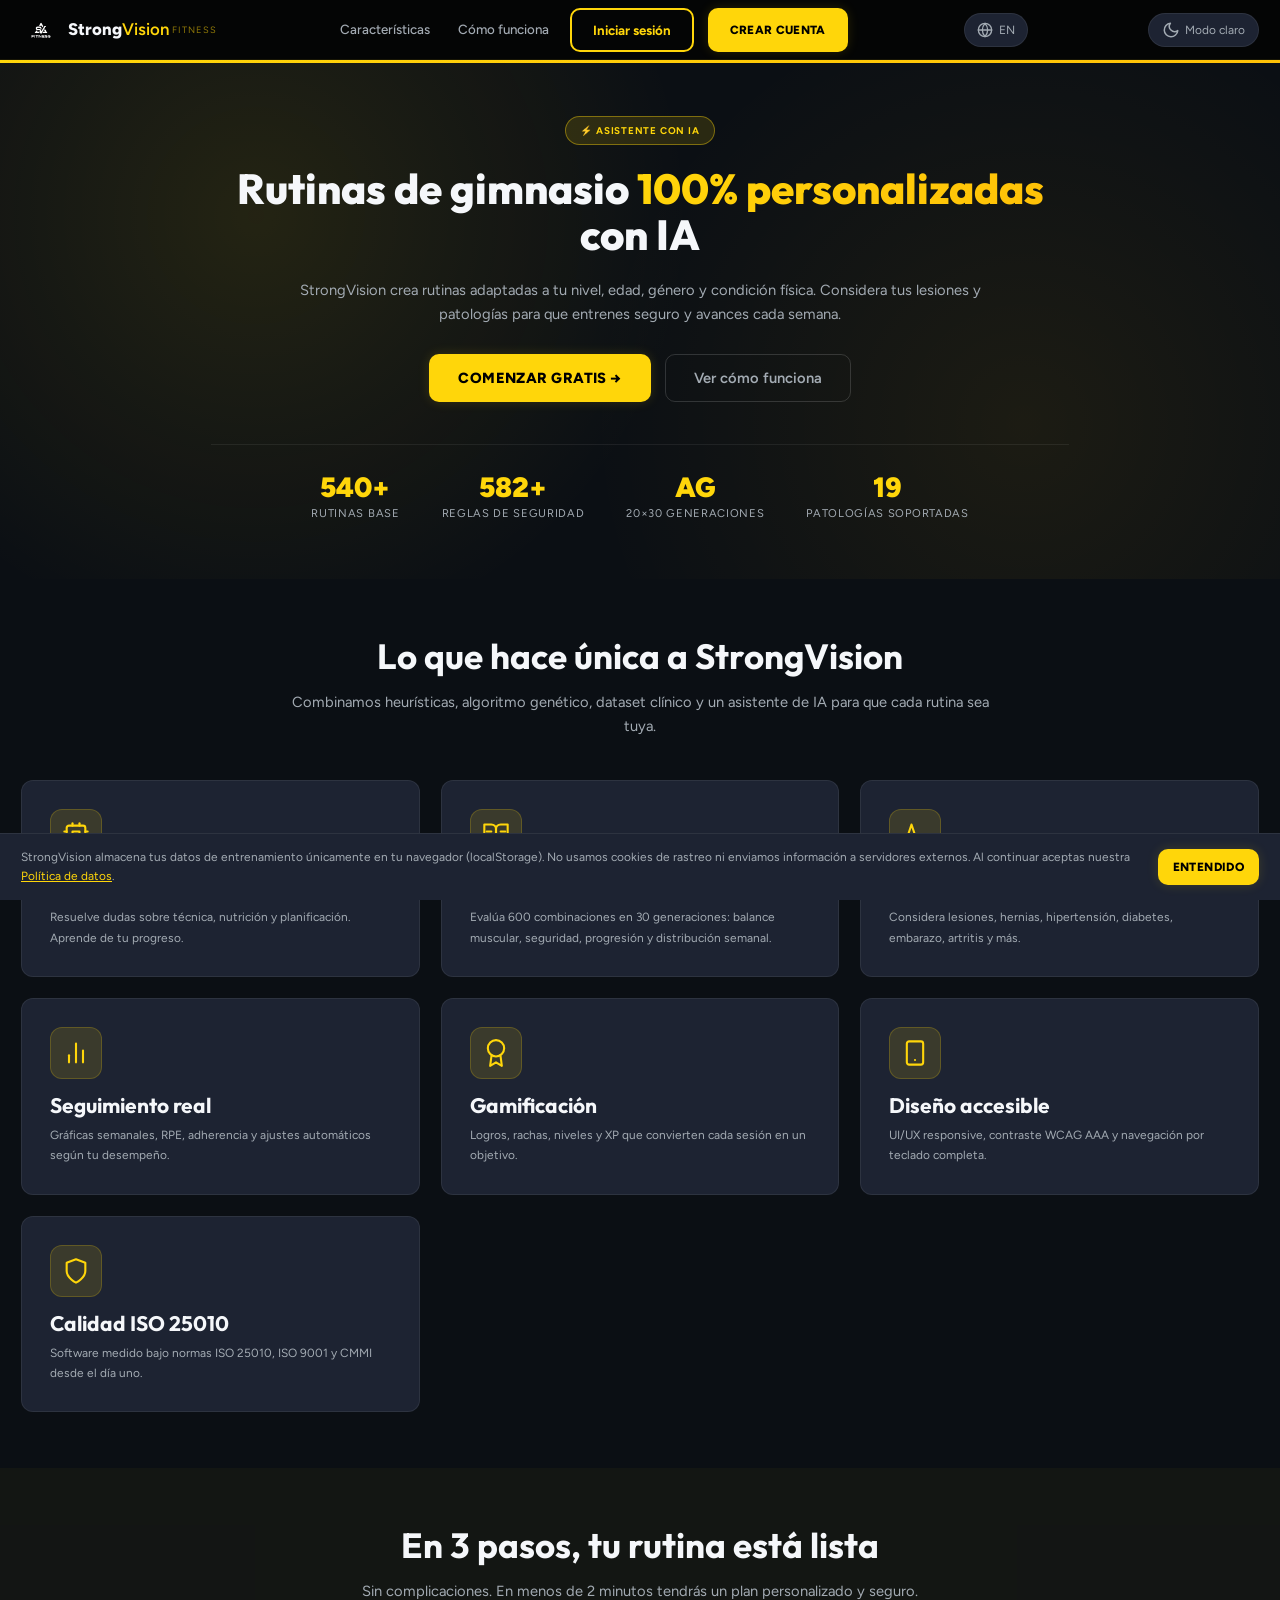
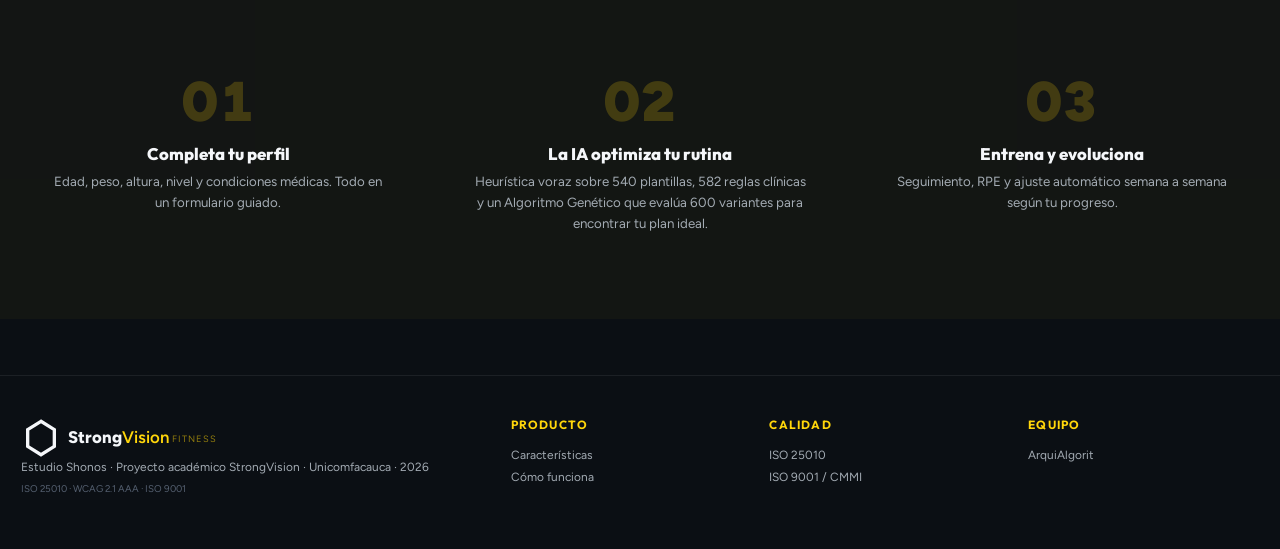
<file: index.html>
﻿<!DOCTYPE html>
<html lang="es" data-theme="dark">
<head>
    <meta charset="UTF-8">
    <script>try{var t=localStorage.getItem('sv-theme');if(t)document.documentElement.setAttribute('data-theme',t);}catch(e){}</script>
    <meta name="viewport" content="width=device-width, initial-scale=1.0">
    <meta name="description" content="StrongVision - Rutinas de gimnasio personalizadas con IA basadas en tu nivel, edad, género y condición física.">
    <meta name="theme-color" content="#0D0D0D">
    <meta name="apple-mobile-web-app-capable" content="yes">
    <meta name="apple-mobile-web-app-status-bar-style" content="black-translucent">
    <link rel="manifest" href="manifest.json">
    <title>StrongVision - Rutinas de Gym Personalizadas con IA</title>
    <link rel="stylesheet" href="css/styles.css">
    <link rel="stylesheet" href="css/auth.css">
    <link rel="preconnect" href="https://fonts.googleapis.com">
    <link rel="preconnect" href="https://fonts.gstatic.com" crossorigin>
    <link href="https://fonts.googleapis.com/css2?family=Outfit:wght@400;500;600;700;800;900&family=Figtree:wght@400;500;600;700&display=swap" rel="stylesheet">
</head>
<body>
    <!-- SKIP LINK (WCAG 2.1 — SC 2.4.1) -->
    <a href="#main-content" class="skip-link">Saltar al contenido principal</a>

    <!-- PAGE LOADER -->
    <div id="appLoader" style="
      position:fixed; inset:0; background:#050505;
      display:flex; align-items:center; justify-content:center;
      z-index:99999; transition: opacity 0.4s ease;
    " aria-hidden="true">
      <div style="text-align:center;">
        <div style="
          width:48px; height:48px;
          border: 3px solid rgba(255,214,10,0.15);
          border-top-color: #FFD60A;
          border-radius:50%;
          animation: spin 0.7s linear infinite;
          margin: 0 auto 16px;
        "></div>
        <span style="color:#666; font-size:0.75rem; letter-spacing:0.1em; text-transform:uppercase;">Cargando...</span>
      </div>
    </div>
    <script>
      window.addEventListener('load', () => {
        const l = document.getElementById('appLoader');
        if (l) { l.style.opacity = '0'; setTimeout(() => l.remove(), 400); }
      });
    </script>

    <!-- NAVBAR -->
    <nav class="navbar" role="navigation" aria-label="Navegación principal">
        <div class="nav-container">
            <a href="index.html" class="nav-logo" aria-label="Inicio StrongVision">
                <div class="logo-icon" aria-hidden="true">
                    <img src="images/SV_Fitness_white.png" alt="Logo StrongVision" width="40" height="40" style="object-fit:contain;">
                </div>
                <span><strong>Strong</strong>Vision<small class="brand-fitness">fitness</small></span>
            </a>
            <div class="nav-links" id="navLinks">
                <a href="#features">Características</a>
                <a href="#how-it-works">Cómo funciona</a>
                <button class="btn btn-secondary" onclick="abrirModal('loginModal')">Iniciar sesión</button>
                <button class="btn btn-primary" onclick="abrirModal('registroModal')">Crear cuenta</button>
            </div>
            <button class="nav-theme-btn" onclick="if(window.SV_I18N)SV_I18N.toggleLang()" aria-label="Cambiar idioma" id="langToggleBtn" style="margin-right:4px;">
                <svg xmlns="http://www.w3.org/2000/svg" width="16" height="16" viewBox="0 0 24 24" fill="none" stroke="currentColor" stroke-width="2" stroke-linecap="round" stroke-linejoin="round"><circle cx="12" cy="12" r="10"/><line x1="2" y1="12" x2="22" y2="12"/><path d="M12 2a15.3 15.3 0 0 1 4 10 15.3 15.3 0 0 1-4 10 15.3 15.3 0 0 1-4-10 15.3 15.3 0 0 1 4-10z"/></svg>
                <span class="lang-toggle-label">EN</span>
            </button>
            <button class="nav-theme-btn" onclick="toggleTheme()" aria-label="Cambiar tema">
                <span id="themeIcon"><svg xmlns="http://www.w3.org/2000/svg" width="18" height="18" viewBox="0 0 24 24" fill="none" stroke="currentColor" stroke-width="2" stroke-linecap="round" stroke-linejoin="round"><path d="M21 12.79A9 9 0 1 1 11.21 3 7 7 0 0 0 21 12.79z"/></svg></span>
                <span id="themeLabel">Modo claro</span>
            </button>
            <button class="menu-toggle" aria-label="Abrir menú" aria-expanded="false" aria-controls="navLinks" onclick="toggleMenu()">
                <span></span><span></span><span></span>
            </button>
        </div>
    </nav>

    <!-- MAIN CONTENT -->
    <main id="main-content">

    <!-- HERO -->
    <header class="hero">
        <div class="hero-bg" aria-hidden="true"></div>
        <div class="hero-content">
            <div class="hero-badge">⚡ Asistente con IA</div>
            <h1>Rutinas de gimnasio <span class="gradient-text">100% personalizadas</span> con IA</h1>
            <p class="hero-subtitle">
                StrongVision crea rutinas adaptadas a tu nivel, edad, género y condición física.
                Considera tus lesiones y patologías para que entrenes seguro y avances cada semana.
            </p>
            <div class="hero-cta">
                <button class="btn btn-primary btn-lg" onclick="abrirModal('registroModal')">
                    Comenzar gratis →
                </button>
                <button class="btn btn-ghost btn-lg" onclick="document.getElementById('how-it-works').scrollIntoView({behavior:'smooth'})">
                    Ver cómo funciona
                </button>
            </div>
            <div class="hero-stats">
                <div aria-label="Más de 540 rutinas base">
                    <strong aria-hidden="true">540+</strong>
                    <span>Rutinas base</span>
                </div>
                <div aria-label="Más de 582 reglas de seguridad">
                    <strong aria-hidden="true">582+</strong>
                    <span>Reglas de seguridad</span>
                </div>
                <div aria-label="Algoritmo Genético con 20 individuos y 30 generaciones">
                    <strong aria-hidden="true">AG</strong>
                    <span>20×30 generaciones</span>
                </div>
                <div aria-label="19 patologías soportadas">
                    <strong aria-hidden="true">19</strong>
                    <span>Patologías soportadas</span>
                </div>
            </div>
        </div>
    </header>

    <!-- FEATURES -->
    <section id="features" class="section" aria-labelledby="features-heading">
        <div class="container">
            <div class="section-header">
                <h2 id="features-heading">Lo que hace única a StrongVision</h2>
                <p>Combinamos heurísticas, algoritmo genético, dataset clínico y un asistente de IA para que cada rutina sea tuya.</p>
            </div>
            <div class="features-grid">
                <div class="feature-card animate-fadeInUp">
                    <div class="feature-icon" aria-hidden="true"><svg xmlns="http://www.w3.org/2000/svg" width="28" height="28" viewBox="0 0 24 24" fill="none" stroke="currentColor" stroke-width="1.8" stroke-linecap="round" stroke-linejoin="round"><rect x="4" y="4" width="16" height="16" rx="2"/><rect x="9" y="9" width="6" height="6"/><line x1="9" y1="2" x2="9" y2="4"/><line x1="15" y1="2" x2="15" y2="4"/><line x1="9" y1="20" x2="9" y2="22"/><line x1="15" y1="20" x2="15" y2="22"/><line x1="20" y1="9" x2="22" y2="9"/><line x1="20" y1="14" x2="22" y2="14"/><line x1="2" y1="9" x2="4" y2="9"/><line x1="2" y1="14" x2="4" y2="14"/></svg></div>
                    <h3>Asistente de IA</h3>
                    <p>Resuelve dudas sobre técnica, nutrición y planificación. Aprende de tu progreso.</p>
                </div>
                <div class="feature-card animate-fadeInUp">
                    <div class="feature-icon" aria-hidden="true"><svg xmlns="http://www.w3.org/2000/svg" width="28" height="28" viewBox="0 0 24 24" fill="none" stroke="currentColor" stroke-width="1.8" stroke-linecap="round" stroke-linejoin="round"><path d="M2 3h6a4 4 0 0 1 4 4v14a3 3 0 0 0-3-3H2z"/><path d="M22 3h-6a4 4 0 0 0-4 4v14a3 3 0 0 1 3-3h7z"/><line x1="8" y1="9" x2="4" y2="9"/><line x1="20" y1="9" x2="16" y2="9"/></svg></div>
                    <h3>Algoritmo Genético</h3>
                    <p>Evalúa 600 combinaciones en 30 generaciones: balance muscular, seguridad, progresión y distribución semanal.</p>
                </div>
                <div class="feature-card animate-fadeInUp">
                    <div class="feature-icon" aria-hidden="true"><svg xmlns="http://www.w3.org/2000/svg" width="28" height="28" viewBox="0 0 24 24" fill="none" stroke="currentColor" stroke-width="1.8" stroke-linecap="round" stroke-linejoin="round"><polyline points="22 12 18 12 15 21 9 3 6 12 2 12"/></svg></div>
                    <h3>Adaptación clínica</h3>
                    <p>Considera lesiones, hernias, hipertensión, diabetes, embarazo, artritis y más.</p>
                </div>
                <div class="feature-card animate-fadeInUp">
                    <div class="feature-icon" aria-hidden="true"><svg xmlns="http://www.w3.org/2000/svg" width="28" height="28" viewBox="0 0 24 24" fill="none" stroke="currentColor" stroke-width="1.8" stroke-linecap="round" stroke-linejoin="round"><line x1="18" y1="20" x2="18" y2="10"/><line x1="12" y1="20" x2="12" y2="4"/><line x1="6" y1="20" x2="6" y2="14"/></svg></div>
                    <h3>Seguimiento real</h3>
                    <p>Gráficas semanales, RPE, adherencia y ajustes automáticos según tu desempeño.</p>
                </div>
                <div class="feature-card animate-fadeInUp">
                    <div class="feature-icon" aria-hidden="true"><svg xmlns="http://www.w3.org/2000/svg" width="28" height="28" viewBox="0 0 24 24" fill="none" stroke="currentColor" stroke-width="1.8" stroke-linecap="round" stroke-linejoin="round"><circle cx="12" cy="8" r="7"/><polyline points="8.21 13.89 7 23 12 20 17 23 15.79 13.88"/></svg></div>
                    <h3>Gamificación</h3>
                    <p>Logros, rachas, niveles y XP que convierten cada sesión en un objetivo.</p>
                </div>
                <div class="feature-card animate-fadeInUp">
                    <div class="feature-icon" aria-hidden="true"><svg xmlns="http://www.w3.org/2000/svg" width="28" height="28" viewBox="0 0 24 24" fill="none" stroke="currentColor" stroke-width="1.8" stroke-linecap="round" stroke-linejoin="round"><rect x="5" y="2" width="14" height="20" rx="2" ry="2"/><line x1="12" y1="18" x2="12.01" y2="18"/></svg></div>
                    <h3>Diseño accesible</h3>
                    <p>UI/UX responsive, contraste WCAG AAA y navegación por teclado completa.</p>
                </div>
                <div class="feature-card animate-fadeInUp">
                    <div class="feature-icon" aria-hidden="true"><svg xmlns="http://www.w3.org/2000/svg" width="28" height="28" viewBox="0 0 24 24" fill="none" stroke="currentColor" stroke-width="1.8" stroke-linecap="round" stroke-linejoin="round"><path d="M12 22s8-4 8-10V5l-8-3-8 3v7c0 6 8 10 8 10z"/></svg></div>
                    <h3>Calidad ISO 25010</h3>
                    <p>Software medido bajo normas ISO 25010, ISO 9001 y CMMI desde el día uno.</p>
                </div>
            </div>
        </div>
    </section>

    <!-- HOW IT WORKS -->
    <section id="how-it-works" class="section section-alt" aria-labelledby="how-heading">
        <div class="container">
            <div class="section-header">
                <h2 id="how-heading">En 3 pasos, tu rutina está lista</h2>
                <p>Sin complicaciones. En menos de 2 minutos tendrás un plan personalizado y seguro.</p>
            </div>
            <div class="steps-flow">
                <div class="step">
                    <div class="step-number" aria-hidden="true">01</div>
                    <h3>Completa tu perfil</h3>
                    <p>Edad, peso, altura, nivel y condiciones médicas. Todo en un formulario guiado.</p>
                </div>
                <div class="step">
                    <div class="step-number" aria-hidden="true">02</div>
                    <h3>La IA optimiza tu rutina</h3>
                    <p>Heurística voraz sobre 540 plantillas, 582 reglas clínicas y un Algoritmo Genético que evalúa 600 variantes para encontrar tu plan ideal.</p>
                </div>
                <div class="step">
                    <div class="step-number" aria-hidden="true">03</div>
                    <h3>Entrena y evoluciona</h3>
                    <p>Seguimiento, RPE y ajuste automático semana a semana según tu progreso.</p>
                </div>
            </div>
        </div>
    </section>

    <!-- FOOTER -->
    <footer class="footer" role="contentinfo">
        <div class="container footer-grid">
            <div>
                <div class="nav-logo" aria-hidden="true">
                    <div class="logo-icon">
                        <svg viewBox="0 0 24 24" fill="none" aria-hidden="true"><path d="M12 2L4 7v10l8 5 8-5V7l-8-5z" stroke="currentColor" stroke-width="2"/></svg>
                    </div>
                    <span><strong>Strong</strong>Vision<small class="brand-fitness">fitness</small></span>
                </div>
                <p>Estudio Shonos · Proyecto académico StrongVision · Unicomfacauca · 2026</p>
                <p style="margin-top:4px; font-size:0.7rem; color:var(--color-text-subtle);">ISO 25010 · WCAG 2.1 AAA · ISO 9001</p>
            </div>
            <div>
                <h4>Producto</h4>
                <a href="#features">Características</a>
                <a href="#how-it-works">Cómo funciona</a>
            </div>
            <div>
                <h4>Calidad</h4>
                <a href="pages/admin.html">ISO 25010</a>
                <a href="pages/admin.html">ISO 9001 / CMMI</a>
            </div>
            <div>
                <h4>Equipo</h4>
                <p>ArquiAlgorit</p>
            </div>
        </div>
    </footer>

    </main><!-- /#main-content -->

    <!-- MODAL: REGISTRO -->
    <div id="registroModal" class="modal" role="dialog" aria-modal="true" aria-labelledby="registroTitle" aria-hidden="true">
        <div class="modal-overlay" onclick="cerrarModal('registroModal')"></div>
        <div class="modal-content" role="document">
            <button class="modal-close" onclick="cerrarModal('registroModal')" aria-label="Cerrar modal de registro">×</button>
            <h2 id="registroTitle">Crear cuenta</h2>
            <p class="modal-sub">Comienza gratis. Sin tarjeta de crédito.</p>
            <form id="registroForm" novalidate>
                <div class="form-group">
                    <label for="reg-nombre">Nombre completo *</label>
                    <input type="text" id="reg-nombre" required minlength="3" autocomplete="name" placeholder="Tu nombre completo">
                    <span class="error-msg" id="err-reg-nombre" aria-live="polite"></span>
                </div>
                <div class="form-row">
                    <div class="form-group">
                        <label for="reg-cedula">Cédula *</label>
                        <input type="text" id="reg-cedula" required inputmode="numeric" pattern="[0-9]{6,10}" autocomplete="off" placeholder="Ej: 1023456789">
                        <span class="error-msg" id="err-reg-cedula" aria-live="polite"></span>
                    </div>
                    <div class="form-group">
                        <label for="reg-correo">Correo electrónico *</label>
                        <input type="email" id="reg-correo" required autocomplete="email" placeholder="correo@ejemplo.com">
                        <span class="error-msg" id="err-reg-correo" aria-live="polite"></span>
                    </div>
                </div>
                <div class="form-row">
                    <div class="form-group">
                        <label for="reg-ciudad">Ciudad *</label>
                        <input type="text" id="reg-ciudad" required autocomplete="off" placeholder="Escribe tu ciudad...">
                        <span class="error-msg" id="err-reg-ciudad" aria-live="polite"></span>
                    </div>
                    <div class="form-group">
                        <label for="reg-direccion">Dirección *</label>
                        <input type="text" id="reg-direccion" required autocomplete="off" placeholder="Ej: Calle 5 #10-20">
                        <span class="error-msg" id="err-reg-direccion" aria-live="polite"></span>
                    </div>
                </div>
                <div class="form-group">
                    <label for="reg-password">Contraseña *</label>
                    <div class="pass-input-wrap">
                        <input type="password" id="reg-password" required minlength="8" autocomplete="new-password" placeholder="Mínimo 8 caracteres">
                        <button type="button" class="pass-toggle" onclick="togglePass('reg-password',this)" aria-label="Mostrar u ocultar contraseña">
                            <svg class="eye-icon eye-open" width="16" height="16" viewBox="0 0 24 24" fill="none" stroke="currentColor" stroke-width="2" stroke-linecap="round" stroke-linejoin="round"><path d="M1 12s4-8 11-8 11 8 11 8-4 8-11 8-11-8-11-8z"/><circle cx="12" cy="12" r="3"/></svg>
                            <svg class="eye-icon eye-off" width="16" height="16" viewBox="0 0 24 24" fill="none" stroke="currentColor" stroke-width="2" stroke-linecap="round" stroke-linejoin="round" style="display:none"><path d="M17.94 17.94A10.07 10.07 0 0 1 12 20c-7 0-11-8-11-8a18.45 18.45 0 0 1 5.06-5.94M9.9 4.24A9.12 9.12 0 0 1 12 4c7 0 11 8 11 8a18.5 18.5 0 0 1-2.16 3.19m-6.72-1.07a3 3 0 1 1-4.24-4.24"/><line x1="1" y1="1" x2="23" y2="23"/></svg>
                        </button>
                    </div>
                    <span class="error-msg" id="err-reg-password" aria-live="polite"></span>
                    <ul class="pass-rules" id="passRules" aria-label="Requisitos de contraseña">
                        <li id="rule-len">Mínimo 8 caracteres</li>
                        <li id="rule-upper">Al menos una mayúscula (A–Z)</li>
                        <li id="rule-num">Al menos un número (0–9)</li>
                        <li id="rule-sym">Al menos un símbolo (!@#$…)</li>
                    </ul>
                    <div class="password-strength" id="passStrength" aria-live="polite">
                        <div class="strength-bar"><div class="strength-fill" id="strengthFill"></div></div>
                        <span class="strength-label" id="strengthLabel">Ingresa una contraseña</span>
                    </div>
                </div>
                <div class="form-group">
                    <label for="reg-password2">Confirmar contraseña *</label>
                    <div class="pass-input-wrap">
                        <input type="password" id="reg-password2" required autocomplete="new-password" placeholder="Repite tu contraseña">
                        <button type="button" class="pass-toggle" onclick="togglePass('reg-password2',this)" aria-label="Mostrar u ocultar confirmación">
                            <svg class="eye-icon eye-open" width="16" height="16" viewBox="0 0 24 24" fill="none" stroke="currentColor" stroke-width="2" stroke-linecap="round" stroke-linejoin="round"><path d="M1 12s4-8 11-8 11 8 11 8-4 8-11 8-11-8-11-8z"/><circle cx="12" cy="12" r="3"/></svg>
                            <svg class="eye-icon eye-off" width="16" height="16" viewBox="0 0 24 24" fill="none" stroke="currentColor" stroke-width="2" stroke-linecap="round" stroke-linejoin="round" style="display:none"><path d="M17.94 17.94A10.07 10.07 0 0 1 12 20c-7 0-11-8-11-8a18.45 18.45 0 0 1 5.06-5.94M9.9 4.24A9.12 9.12 0 0 1 12 4c7 0 11 8 11 8a18.5 18.5 0 0 1-2.16 3.19m-6.72-1.07a3 3 0 1 1-4.24-4.24"/><line x1="1" y1="1" x2="23" y2="23"/></svg>
                        </button>
                    </div>
                    <span class="error-msg" id="err-reg-password2" aria-live="polite"></span>
                    <span class="pass-match-hint" id="passMatchHint"></span>
                </div>
                <!-- ===== BLOQUE LEGAL UNIFICADO ===== -->
                <div class="legal-consent-block" style="margin-top: var(--sp-md);">
                    <nav class="legal-tabs-nav" role="tablist" aria-label="Documentos legales">
                        <button type="button" class="legal-tab-btn active" role="tab" aria-selected="true"
                            aria-controls="legal-tab-tc" id="ltab-tc" onclick="switchLegalTab('tc')">
                            Términos de Uso
                        </button>
                        <button type="button" class="legal-tab-btn" role="tab" aria-selected="false"
                            aria-controls="legal-tab-hd" id="ltab-hd" onclick="switchLegalTab('hd')">
                            Habeas Data
                        </button>
                    </nav>
                    <div class="legal-scroll-area">
                        <div id="legal-tab-tc" class="legal-tab-panel" role="tabpanel" aria-labelledby="ltab-tc">
                            <h4>Términos y Condiciones de Uso</h4>
                            <p>StrongVision es una plataforma web educativa de entrenamiento físico personalizado. Al crear una cuenta, el usuario acepta utilizar la plataforma de forma responsable y reconoce que:</p>
                            <ul>
                                <li>Las rutinas generadas por la IA son orientativas y no reemplazan la supervisión de un profesional de la salud o entrenador certificado.</li>
                                <li>El usuario es responsable de consultar a su médico antes de iniciar cualquier programa de ejercicio, especialmente si tiene condiciones médicas preexistentes.</li>
                                <li>StrongVision no se hace responsable por lesiones derivadas del uso incorrecto de las rutinas generadas.</li>
                                <li>La plataforma es de uso personal e intransferible.</li>
                            </ul>
                        </div>
                        <div id="legal-tab-hd" class="legal-tab-panel" role="tabpanel" aria-labelledby="ltab-hd" hidden>
                            <h4>Política de Habeas Data (Ley 1581 de 2012)</h4>
                            <p>En cumplimiento de la Ley 1581 de 2012 y el Decreto 1377 de 2013 (Colombia), StrongVision informa:</p>
                            <p><strong>Responsable del tratamiento:</strong> Equipo StrongVision (proyecto académico)</p>
                            <p class="legal-data-row">Datos recopilados:</p>
                            <ul>
                                <li><strong>Identificación:</strong> nombre completo, correo electrónico, ciudad y dirección.</li>
                                <li><strong>Salud:</strong> edad, género, peso, estatura, nivel de condición física, objetivo de entrenamiento, patologías y lesiones declaradas.</li>
                                <li><strong>Actividad:</strong> historial de entrenamientos, RPE registrado, molestias reportadas y progreso físico.</li>
                            </ul>
                            <p class="legal-data-row">Finalidad del tratamiento:</p>
                            <p>Los datos se utilizan exclusivamente para generar rutinas de entrenamiento personalizadas y seguras dentro de la plataforma.</p>
                            <p class="legal-data-row">Almacenamiento:</p>
                            <p>Todos los datos se almacenan localmente en el navegador (localStorage). StrongVision <strong>NO</strong> transmite, vende ni comparte datos personales con terceros ni servidores externos.</p>
                            <p class="legal-data-row">Derechos del titular:</p>
                            <p>El usuario puede conocer, actualizar, rectificar y suprimir sus datos desde <strong>Ajustes → "Eliminar mi cuenta"</strong>.</p>
                        </div>
                    </div>
                    <div class="legal-checks">
                        <label class="legal-check-row">
                            <input type="checkbox" id="reg-terminos" required>
                            <span class="check-custom" aria-hidden="true"></span>
                            <span>He leído y acepto los <strong>Términos y Condiciones</strong> de uso *</span>
                        </label>
                        <span class="error-msg" id="err-reg-terminos" aria-live="polite"></span>
                        <label class="legal-check-row">
                            <input type="checkbox" id="reg-habeas" required>
                            <span class="check-custom" aria-hidden="true"></span>
                            <span>Autorizo el tratamiento de mis datos personales (<strong>Habeas Data</strong> · Ley 1581 de 2012) *</span>
                        </label>
                        <span class="error-msg" id="err-reg-habeas" aria-live="polite"></span>
                    </div>
                </div>
                <div id="reg-feedback" class="form-feedback" role="alert"></div>
                <button type="submit" class="btn btn-primary btn-block">Crear cuenta</button>
                <p class="modal-footer-text">¿Ya tienes cuenta? <a href="#" onclick="cambiarModal('registroModal','loginModal');return false;">Inicia sesión</a></p>
            </form>
        </div>
    </div>

    <!-- MODAL: LOGIN -->
    <div id="loginModal" class="modal" role="dialog" aria-modal="true" aria-labelledby="loginTitle" aria-hidden="true">
        <div class="modal-overlay" onclick="cerrarModal('loginModal')"></div>
        <div class="modal-content" role="document">
            <button class="modal-close" onclick="cerrarModal('loginModal')" aria-label="Cerrar modal de inicio de sesión">×</button>
            <h2 id="loginTitle">Iniciar sesión</h2>
            <p class="modal-sub">Bienvenido de vuelta a StrongVision.</p>
            <form id="loginForm" novalidate>
                <div class="form-group">
                    <label for="log-correo">Correo electrónico</label>
                    <input type="email" id="log-correo" required autocomplete="email" placeholder="correo@ejemplo.com">
                    <span class="error-msg" id="err-log-correo" aria-live="polite"></span>
                </div>
                <div class="form-group">
                    <label for="log-password">Contraseña</label>
                    <input type="password" id="log-password" required autocomplete="current-password" placeholder="Tu contraseña">
                    <span class="error-msg" id="err-log-password" aria-live="polite"></span>
                </div>
                <div id="log-feedback" class="form-feedback" role="alert"></div>
                <button type="submit" class="btn btn-primary btn-block">Iniciar sesión</button>
                <p class="modal-footer-text">
                    <a href="#" onclick="cambiarModal('loginModal','recoverModal');return false;">Olvidé mi contraseña</a>
                </p>
                <p class="modal-footer-text">¿No tienes cuenta? <a href="#" onclick="cambiarModal('loginModal','registroModal');return false;">Crear cuenta</a></p>
            </form>
        </div>
    </div>

    <!-- MODAL: RECUPERACIÓN (3 pasos) -->
    <div id="recoverModal" class="modal" role="dialog" aria-modal="true" aria-labelledby="recoverTitle" aria-hidden="true">
        <div class="modal-overlay" onclick="cerrarModal('recoverModal')"></div>
        <div class="modal-content" role="document">
            <button class="modal-close" onclick="cerrarModal('recoverModal')" aria-label="Cerrar modal de recuperación">×</button>

            <div class="rec-steps" role="progressbar" aria-label="Progreso de recuperación">
                <div class="rec-step-dot active" id="recDot1"></div>
                <div class="rec-step-dot" id="recDot2"></div>
                <div class="rec-step-dot" id="recDot3"></div>
            </div>

            <div id="recStep1">
                <h2 id="recoverTitle">Recuperar contraseña</h2>
                <p class="modal-sub">Ingresa tu correo y te enviaremos un código de 6 dígitos.</p>
                <div class="form-group">
                    <label for="rec-correo">Correo registrado</label>
                    <input type="email" id="rec-correo" required autocomplete="email" placeholder="tucorreo@ejemplo.com">
                    <span class="error-msg" id="err-rec-correo" aria-live="polite"></span>
                </div>
                <div id="rec-feedback-1" class="form-feedback" role="alert"></div>
                <button class="btn btn-primary btn-block" id="btnEnviarCodigo">Enviar código →</button>
                <p class="modal-footer-text">
                    <a href="#" onclick="cambiarModal('recoverModal','loginModal');return false;">Volver a iniciar sesión</a>
                </p>
            </div>

            <div id="recStep2" style="display:none;">
                <h2>Verificar código</h2>
                <p class="modal-sub">Ingresa el código de 6 dígitos enviado a <strong id="recCorreoMostrado">tu correo</strong>.</p>
                <div class="form-group">
                    <label for="rec-codigo">Código de verificación</label>
                    <input type="text" id="rec-codigo" maxlength="6" placeholder="000000"
                        style="font-size:1.5rem; letter-spacing:0.4em; text-align:center; font-weight:700;"
                        autocomplete="one-time-code" inputmode="numeric">
                </div>
                <div id="rec-feedback-2" class="form-feedback" role="alert"></div>
                <button class="btn btn-primary btn-block" id="btnVerificarCodigo">Verificar →</button>
                <p class="modal-footer-text" style="display:flex; justify-content:space-between;">
                    <a href="#" id="btnReenviarCodigo">Reenviar código</a>
                    <a href="#" onclick="recReset();return false;">Cambiar correo</a>
                </p>
            </div>

            <div id="recStep3" style="display:none;">
                <h2>Nueva contraseña</h2>
                <p class="modal-sub">Crea una contraseña segura para tu cuenta.</p>
                <div class="form-group">
                    <label for="rec-nueva-pass">Nueva contraseña</label>
                    <input type="password" id="rec-nueva-pass" required minlength="8" autocomplete="new-password" placeholder="Mínimo 8 caracteres">
                    <small class="hint">Mínimo 8 caracteres, mayúsculas, números y un símbolo.</small>
                </div>
                <div class="form-group">
                    <label for="rec-confirmar-pass">Confirmar contraseña</label>
                    <input type="password" id="rec-confirmar-pass" required autocomplete="new-password" placeholder="Repite la contraseña">
                </div>
                <div id="rec-feedback-3" class="form-feedback" role="alert"></div>
                <button class="btn btn-primary btn-block" id="btnCambiarPass">Cambiar contraseña ✓</button>
            </div>
        </div>
    </div>

    <!-- BANNER CONSENTIMIENTO localStorage -->
    <div id="cookieBanner" style="display:none;" role="region" aria-label="Aviso de privacidad">
        <p>StrongVision almacena tus datos de entrenamiento únicamente en tu navegador (localStorage). No usamos cookies de rastreo ni enviamos información a servidores externos. Al continuar aceptas nuestra <a href="#" onclick="abrirPolitica('terminos');return false;">Política de datos</a>.</p>
        <div class="cookie-actions">
            <button class="btn btn-primary btn-sm" id="btnConsentir">Entendido</button>
        </div>
    </div>

    <!-- MODAL POLÍTICA DE PRIVACIDAD Y HABEAS DATA -->
    <div id="politicaModal" class="modal" role="dialog" aria-modal="true" aria-labelledby="politicaModalTitle" aria-hidden="true">
        <div class="modal-overlay" onclick="cerrarModal('politicaModal')"></div>
        <div class="modal-content" role="document" style="max-width:680px;">
            <button class="modal-close" onclick="cerrarModal('politicaModal')" aria-label="Cerrar">×</button>
            <h2 id="politicaModalTitle">Política de Privacidad y Habeas Data</h2>
            <p class="modal-sub" style="margin-bottom:1.2rem;">StrongVision — Proyecto académico</p>
            <div id="politicaScroll" style="max-height:65vh;overflow-y:auto;padding-right:0.5rem;">

                <section id="sec-terminos" style="margin-bottom:2rem;">
                    <h3 style="font-size:1rem;font-weight:700;margin-bottom:0.75rem;color:var(--color-primary);">1. Términos y Condiciones de Uso</h3>
                    <p style="font-size:0.875rem;line-height:1.75;color:var(--color-text-muted);">StrongVision es una plataforma web educativa de entrenamiento físico personalizado. Al crear una cuenta, el usuario acepta utilizar la plataforma de forma responsable y reconoce que:</p>
                    <ul style="font-size:0.875rem;line-height:1.9;color:var(--color-text-muted);padding-left:1.2rem;margin-top:0.5rem;">
                        <li>Las rutinas generadas por la IA son orientativas y no reemplazan la supervisión de un profesional de la salud o entrenador certificado.</li>
                        <li>El usuario es responsable de consultar a su médico antes de iniciar cualquier programa de ejercicio, especialmente si tiene condiciones médicas preexistentes.</li>
                        <li>StrongVision no se hace responsable por lesiones derivadas del uso incorrecto de las rutinas generadas.</li>
                        <li>La plataforma es de uso personal e intransferible.</li>
                    </ul>
                </section>

                <section id="sec-habeas" style="margin-bottom:1.5rem;">
                    <h3 style="font-size:1rem;font-weight:700;margin-bottom:0.75rem;color:var(--color-primary);">2. Política de Tratamiento de Datos Personales (Habeas Data)</h3>
                    <p style="font-size:0.875rem;line-height:1.75;color:var(--color-text-muted);">En cumplimiento de la Ley 1581 de 2012 y el Decreto 1377 de 2013 (Colombia), StrongVision informa:</p>
                    <p style="font-size:0.875rem;line-height:1.75;color:var(--color-text-muted);margin-top:0.6rem;"><strong style="color:var(--color-text);">Responsable del tratamiento:</strong> Equipo StrongVision (proyecto académico)</p>

                    <p style="font-size:0.875rem;font-weight:700;color:var(--color-text);margin:0.9rem 0 0.35rem;">Datos recopilados:</p>
                    <ul style="font-size:0.875rem;line-height:1.9;color:var(--color-text-muted);padding-left:1.2rem;">
                        <li><strong style="color:var(--color-text);">Identificación:</strong> nombre completo, correo electrónico, ciudad y dirección.</li>
                        <li><strong style="color:var(--color-text);">Salud:</strong> edad, género, peso, estatura, nivel de condición física, objetivo de entrenamiento, patologías y lesiones declaradas.</li>
                        <li><strong style="color:var(--color-text);">Actividad:</strong> historial de entrenamientos, RPE registrado, molestias reportadas y progreso físico.</li>
                    </ul>

                    <p style="font-size:0.875rem;font-weight:700;color:var(--color-text);margin:0.9rem 0 0.35rem;">Finalidad del tratamiento:</p>
                    <p style="font-size:0.875rem;line-height:1.75;color:var(--color-text-muted);">Los datos se utilizan exclusivamente para generar rutinas de entrenamiento personalizadas y seguras, adaptar las recomendaciones de la IA al perfil del usuario y mejorar la experiencia dentro de la plataforma.</p>

                    <p style="font-size:0.875rem;font-weight:700;color:var(--color-text);margin:0.9rem 0 0.35rem;">Almacenamiento:</p>
                    <p style="font-size:0.875rem;line-height:1.75;color:var(--color-text-muted);">Todos los datos se almacenan localmente en el navegador del usuario mediante localStorage. StrongVision <strong style="color:var(--color-text);">NO</strong> transmite, vende ni comparte datos personales con terceros ni con servidores externos.</p>

                    <p style="font-size:0.875rem;font-weight:700;color:var(--color-text);margin:0.9rem 0 0.35rem;">Derechos del titular:</p>
                    <p style="font-size:0.875rem;line-height:1.75;color:var(--color-text-muted);">El usuario tiene derecho a conocer, actualizar, rectificar y suprimir sus datos en cualquier momento desde la sección <strong style="color:var(--color-text);">Ajustes → "Exportar mis datos"</strong> o <strong style="color:var(--color-text);">"Eliminar mi cuenta"</strong>.</p>

                    <p style="font-size:0.875rem;font-weight:700;color:var(--color-text);margin:0.9rem 0 0.35rem;">Vigencia:</p>
                    <p style="font-size:0.875rem;line-height:1.75;color:var(--color-text-muted);">Los datos permanecen almacenados hasta que el usuario elimine su cuenta o borre los datos del navegador.</p>
                </section>
            </div>
            <div style="margin-top:1.25rem;text-align:right;">
                <button class="btn btn-primary" onclick="cerrarModal('politicaModal')">Cerrar</button>
            </div>
        </div>
    </div>

    <!-- TOAST -->
    <div id="toast" class="toast" role="status" aria-live="polite"></div>

    <script src="js/storage.js"></script>
    <script src="js/auth.js"></script>
    <script src="js/main.js"></script>
<script src="js/i18n.js"></script>
</body>
</html>
</file>
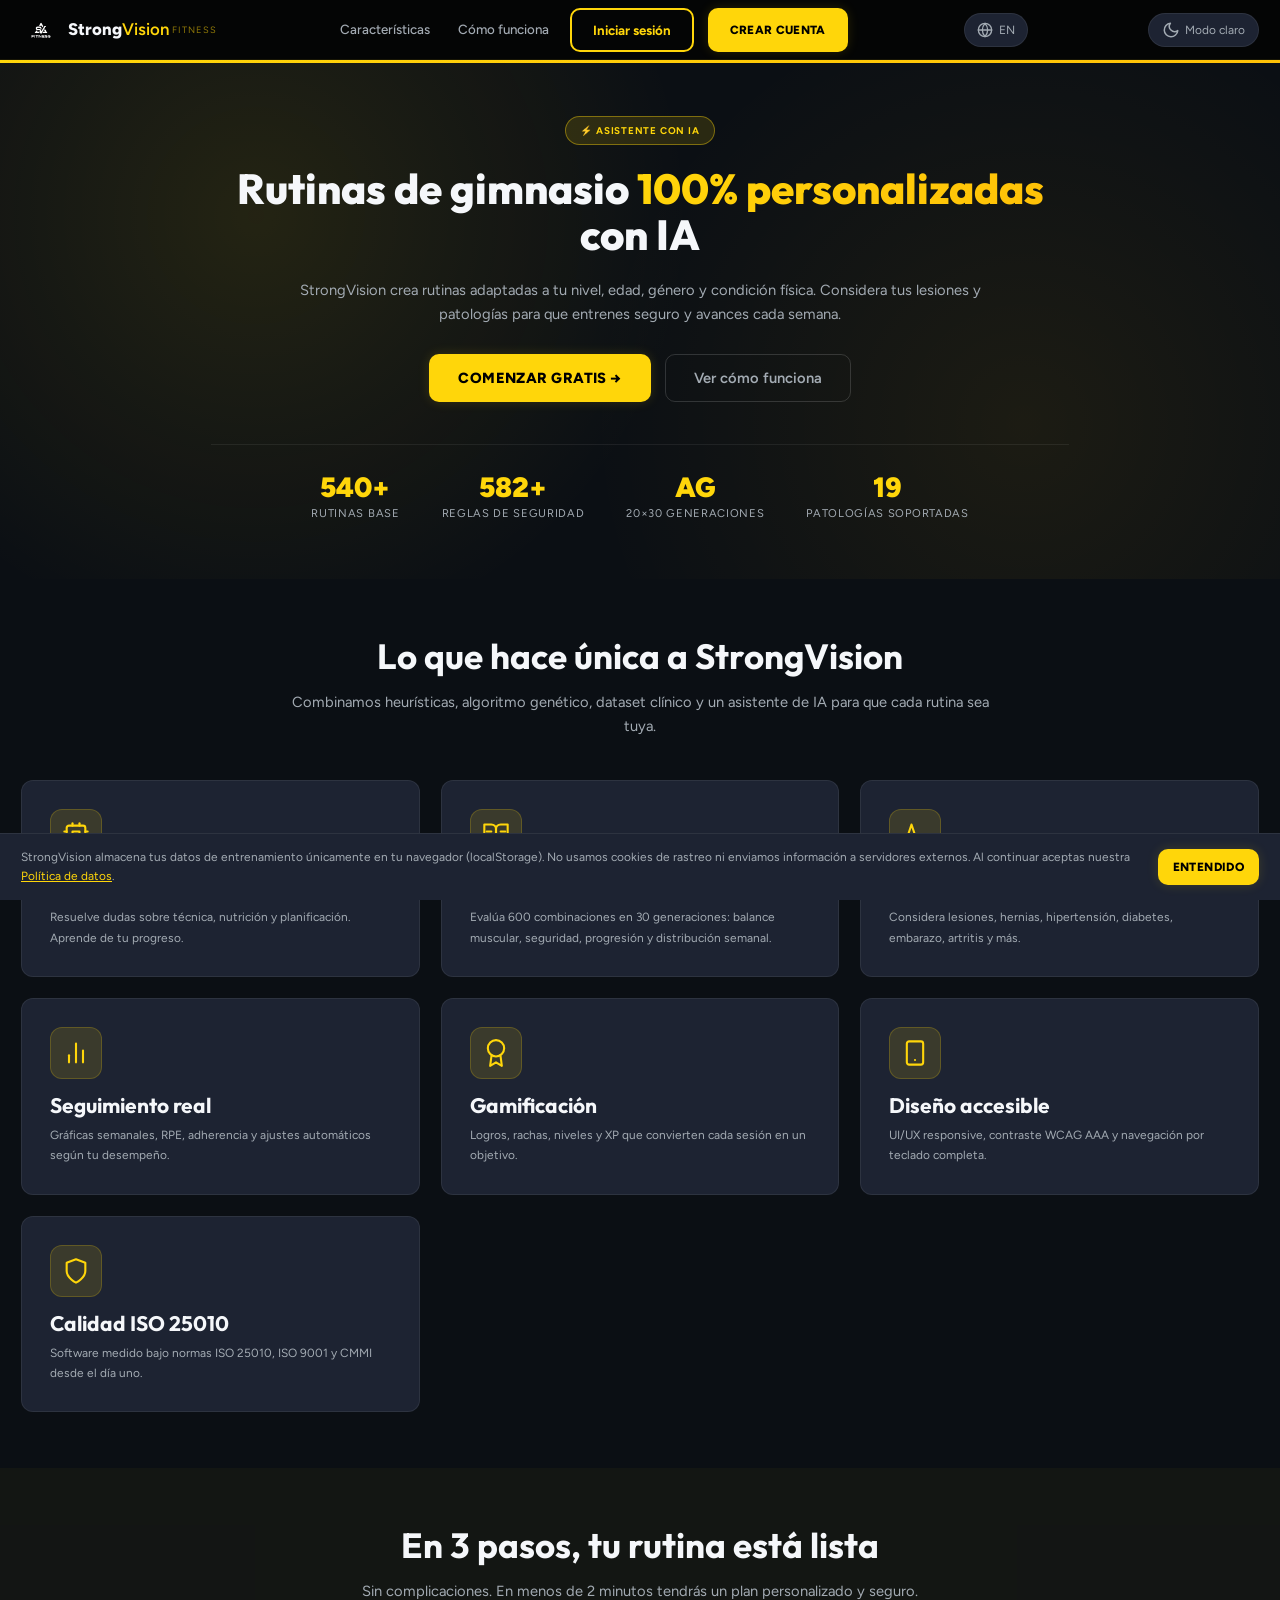
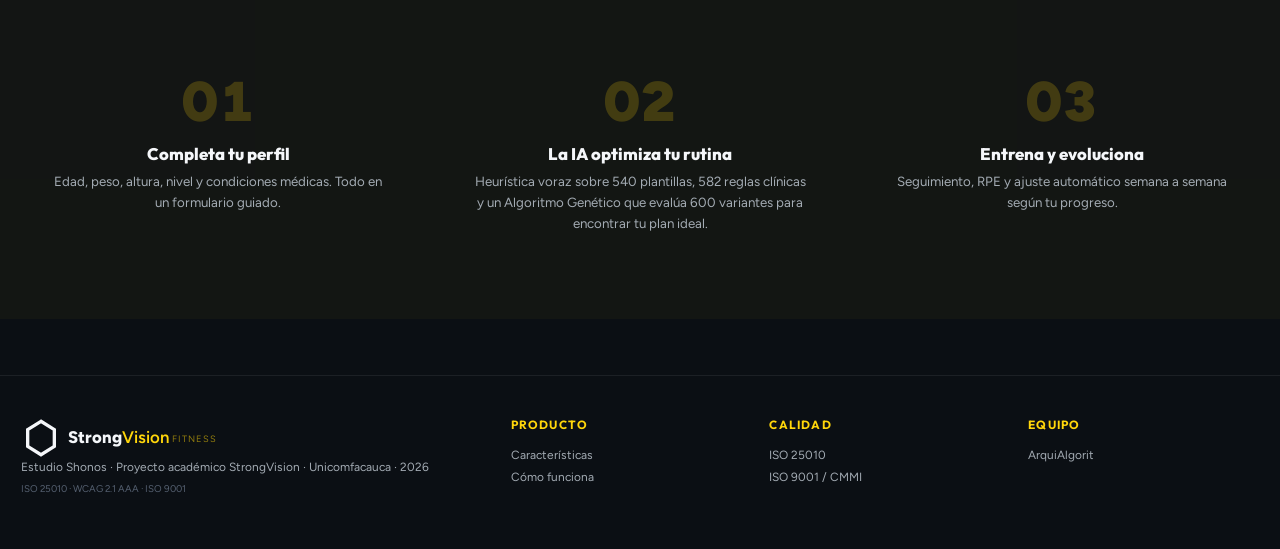
<file: pages/admin.html>
﻿<!DOCTYPE html>
<html lang="es" data-theme="dark">
<head>
    <meta charset="UTF-8">
    <script>try{var t=localStorage.getItem('sv-theme');if(t)document.documentElement.setAttribute('data-theme',t);}catch(e){}</script>
    <meta name="viewport" content="width=device-width, initial-scale=1.0">
    <title>Panel Administrador - StrongVision</title>
    <link rel="stylesheet" href="../css/styles.css">
    <link rel="stylesheet" href="../css/auth.css">
    <link rel="stylesheet" href="../css/dashboard.css">
    <meta name="theme-color" content="#0D0D0D">
    <link rel="manifest" href="../manifest.json">
    <link rel="preconnect" href="https://fonts.googleapis.com">
    <link rel="preconnect" href="https://fonts.gstatic.com" crossorigin>
    <link href="https://fonts.googleapis.com/css2?family=Outfit:wght@400;500;600;700;800;900&family=Figtree:wght@400;500;600;700&display=swap" rel="stylesheet">
    <link rel="stylesheet" href="../css/gym-bg.css">
</head>
<body class="app-body">
    <div id="dash-bg">
        <div class="dbg-overlay"></div>
    </div>
    <a href="#main-content" class="skip-link">Saltar al contenido principal</a>
    <button id="sidebarToggle" onclick="toggleSidebar()" aria-label="Abrir menú lateral" style="display:none;position:fixed;top:14px;left:14px;z-index:70;width:40px;height:40px;background:var(--surface);border:1px solid var(--border);border-radius:10px;align-items:center;justify-content:center;flex-direction:column;gap:5px;cursor:pointer;">
        <span style="width:18px;height:2px;background:var(--t1);border-radius:1px;display:block;"></span>
        <span style="width:18px;height:2px;background:var(--t1);border-radius:1px;display:block;"></span>
        <span style="width:18px;height:2px;background:var(--t1);border-radius:1px;display:block;"></span>
    </button>
    <aside class="sidebar" id="sidebar">
        <a href="../index.html" class="sb-logo" aria-label="Inicio StrongVision">
            <img src="../images/SV_Fitness_white.png" alt="StrongVision" class="sb-logo-img">
        </a>
        <!-- Admin AI Sidebar Assistant -->
        <div class="aas-panel" id="aasPanel">
            <div class="aas-head">
                <div class="aas-title">
                    <svg xmlns="http://www.w3.org/2000/svg" width="13" height="13" viewBox="0 0 24 24" fill="none" stroke="currentColor" stroke-width="2" stroke-linecap="round" stroke-linejoin="round"><rect x="4" y="4" width="16" height="16" rx="2"/><rect x="9" y="9" width="6" height="6"/><line x1="9" y1="2" x2="9" y2="4"/><line x1="15" y1="2" x2="15" y2="4"/><line x1="9" y1="20" x2="9" y2="22"/><line x1="15" y1="20" x2="15" y2="22"/><line x1="20" y1="9" x2="22" y2="9"/><line x1="20" y1="14" x2="22" y2="14"/><line x1="2" y1="9" x2="4" y2="9"/><line x1="2" y1="14" x2="4" y2="14"/></svg>
                    IA Admin
                </div>
                <div class="aas-status"><span class="aas-dot"></span>Online</div>
            </div>

            <div class="aas-msgs" id="aasMsgs" aria-live="polite" aria-label="Respuestas del asistente"></div>

            <div class="aas-chips" id="aasChips">
                <button class="aas-chip" type="button" data-query="resumen">Resumen</button>
                <button class="aas-chip" type="button" data-query="alertas">Alertas</button>
                <button class="aas-chip" type="button" data-query="vencidos">Vencidos</button>
                <button class="aas-chip" type="button" data-query="por vencer en 30 días">30 días</button>
                <button class="aas-chip" type="button" data-query="finanzas">Finanzas</button>
                <button class="aas-chip" type="button" data-query="sin perfil">Sin perfil</button>
                <button class="aas-chip" type="button" data-query="sin rutina">Sin rutina</button>
                <button class="aas-chip" type="button" data-query="estadísticas">Stats</button>
                <button class="aas-chip" type="button" data-query="recientes">Recientes</button>
                <button class="aas-chip" type="button" data-query="inactivos">Inactivos</button>
            </div>

            <form class="aas-form" id="aasForm" autocomplete="off">
                <input type="text" id="aasInput" placeholder="Consultar…" autocomplete="off" aria-label="Consulta al asistente">
                <button type="submit" aria-label="Enviar consulta">
                    <svg xmlns="http://www.w3.org/2000/svg" width="13" height="13" viewBox="0 0 24 24" fill="none" stroke="currentColor" stroke-width="2.5" stroke-linecap="round" stroke-linejoin="round"><line x1="22" y1="2" x2="11" y2="13"/><polygon points="22 2 15 22 11 13 2 9 22 2"/></svg>
                </button>
            </form>
        </div>
        <div class="sb-footer">
            <div class="user-row" onclick="window.location='mi-cuenta.html'" role="button" tabindex="0">
                <div class="u-avatar"><span id="avatarLetter">U</span></div>
                <div class="u-info">
                    <div class="u-name" id="sidebarUserName">Usuario</div>
                    <div class="u-role">Ver perfil</div>
                </div>
                <span class="u-chev" aria-hidden="true">▾</span>
            </div>
        </div>
    </aside>
    <div class="app-main">
        <header class="app-topbar">
            <div class="tb-left">
                <h1 id="pageTitle">Panel Admin</h1>
            </div>
            <div class="tb-right">
                <button class="theme-btn" onclick="toggleTheme()" aria-label="Cambiar tema">
                    <span id="themeIcon"><svg xmlns="http://www.w3.org/2000/svg" width="18" height="18" viewBox="0 0 24 24" fill="none" stroke="currentColor" stroke-width="2" stroke-linecap="round" stroke-linejoin="round"><path d="M21 12.79A9 9 0 1 1 11.21 3 7 7 0 0 0 21 12.79z"/></svg></span>
                    <span id="themeLabel">Modo claro</span>
                </button>
                <div class="notif-btn" aria-label="Notificaciones"><svg xmlns="http://www.w3.org/2000/svg" width="18" height="18" viewBox="0 0 24 24" fill="none" stroke="currentColor" stroke-width="2" stroke-linecap="round" stroke-linejoin="round"><path d="M18 8A6 6 0 0 0 6 8c0 7-3 9-3 9h18s-3-2-3-9"/><path d="M13.73 21a2 2 0 0 1-3.46 0"/></svg><span class="notif-dot" aria-hidden="true"></span></div>
                <div class="user-menu">
                    <div class="tb-avatar" id="userAvatar" aria-haspopup="true" aria-expanded="false" aria-label="Menú de usuario" style="cursor:pointer;">U</div>
                    <div class="user-dropdown" id="userDropdown" role="menu">
                        <a href="dashboard.html" role="menuitem"><svg width="14" height="14" viewBox="0 0 24 24" fill="none" stroke="currentColor" stroke-width="2" stroke-linecap="round" stroke-linejoin="round"><polyline points="15 18 9 12 15 6"/></svg> Vista usuario</a>
                        <a href="ajustes.html" role="menuitem"><svg width="14" height="14" viewBox="0 0 24 24" fill="none" stroke="currentColor" stroke-width="2" stroke-linecap="round" stroke-linejoin="round"><circle cx="12" cy="12" r="3"/><path d="M19.4 15a1.65 1.65 0 0 0 .33 1.82l.06.06a2 2 0 0 1-2.83 2.83l-.06-.06a1.65 1.65 0 0 0-1.82-.33 1.65 1.65 0 0 0-1 1.51V21a2 2 0 0 1-4 0v-.09A1.65 1.65 0 0 0 9 19.4a1.65 1.65 0 0 0-1.82.33l-.06.06a2 2 0 0 1-2.83-2.83l.06-.06A1.65 1.65 0 0 0 4.68 15a1.65 1.65 0 0 0-1.51-1H3a2 2 0 0 1 0-4h.09A1.65 1.65 0 0 0 4.6 9a1.65 1.65 0 0 0-.33-1.82l-.06-.06a2 2 0 0 1 2.83-2.83l.06.06A1.65 1.65 0 0 0 9 4.68a1.65 1.65 0 0 0 1-1.51V3a2 2 0 0 1 4 0v.09a1.65 1.65 0 0 0 1 1.51 1.65 1.65 0 0 0 1.82-.33l.06-.06a2 2 0 0 1 2.83 2.83l-.06.06A1.65 1.65 0 0 0 19.4 9a1.65 1.65 0 0 0 1.51 1H21a2 2 0 0 1 0 4h-.09a1.65 1.65 0 0 0-1.51 1z"/></svg> Ajustes</a>
                        <hr>
                        <button class="danger" onclick="cerrarSesionApp()" role="menuitem"><svg width="14" height="14" viewBox="0 0 24 24" fill="none" stroke="currentColor" stroke-width="2" stroke-linecap="round" stroke-linejoin="round"><path d="M9 21H5a2 2 0 0 1-2-2V5a2 2 0 0 1 2-2h4"/><polyline points="16 17 21 12 16 7"/><line x1="21" y1="12" x2="9" y2="12"/></svg> Cerrar sesión</button>
                    </div>
                </div>
            </div>
        </header>
    <main id="main-content" class="page-container">
        <div id="accesoDenegado" class="card" style="display:none;">
            <div class="empty-state">
                <div class="icon">🔒</div>
                <h3>Acceso restringido</h3>
                <p>No tienes permisos de administrador para acceder a este panel.</p>
                <a href="dashboard.html" class="btn btn-primary">Volver al dashboard</a>
            </div>
        </div>

        <div id="adminContent" style="display:none;">
            <div class="page-header">
                <h1>Panel de Administración</h1>
                <p>Gestiona ejercicios, plantillas, usuarios y reportes del sistema.</p>
            </div>

            <!-- Tabs -->
            <div class="admin-tabs-bar">
                <button class="admin-tab-btn active" data-tab="dashboard">
                    <span class="tab-icon"><svg viewBox="0 0 24 24" fill="none" stroke="currentColor" stroke-width="2" stroke-linecap="round" stroke-linejoin="round"><rect x="3" y="3" width="7" height="7" rx="1"/><rect x="14" y="3" width="7" height="7" rx="1"/><rect x="14" y="14" width="7" height="7" rx="1"/><rect x="3" y="14" width="7" height="7" rx="1"/></svg></span>
                    <span>Dashboard</span>
                </button>
                <button class="admin-tab-btn" data-tab="ejercicios">
                    <span class="tab-icon"><svg viewBox="0 0 24 24" fill="none" stroke="currentColor" stroke-width="2.2" stroke-linecap="round" stroke-linejoin="round"><rect x="2" y="9" width="3" height="6" rx="1.5"/><rect x="5" y="7" width="2.5" height="10" rx="1"/><line x1="7.5" y1="12" x2="16.5" y2="12"/><rect x="16.5" y="7" width="2.5" height="10" rx="1"/><rect x="19" y="9" width="3" height="6" rx="1.5"/></svg></span>
                    <span>Ejercicios</span>
                </button>
                <button class="admin-tab-btn" data-tab="plantillas">
                    <span class="tab-icon"><svg viewBox="0 0 24 24" fill="none" stroke="currentColor" stroke-width="2" stroke-linecap="round" stroke-linejoin="round"><path d="M9 5H7a2 2 0 0 0-2 2v12a2 2 0 0 0 2 2h10a2 2 0 0 0 2-2V7a2 2 0 0 0-2-2h-2"/><rect x="9" y="3" width="6" height="4" rx="2"/><line x1="9" y1="12" x2="15" y2="12"/><line x1="9" y1="16" x2="12" y2="16"/></svg></span>
                    <span>Plantillas</span>
                </button>
                <button class="admin-tab-btn" data-tab="usuarios">
                    <span class="tab-icon"><svg viewBox="0 0 24 24" fill="none" stroke="currentColor" stroke-width="2" stroke-linecap="round" stroke-linejoin="round"><path d="M17 21v-2a4 4 0 0 0-4-4H5a4 4 0 0 0-4 4v2"/><circle cx="9" cy="7" r="4"/><path d="M23 21v-2a4 4 0 0 0-3-3.87"/><path d="M16 3.13a4 4 0 0 1 0 7.75"/></svg></span>
                    <span>Usuarios</span>
                </button>
                <button class="admin-tab-btn" data-tab="finanzas">
                    <span class="tab-icon"><svg viewBox="0 0 24 24" fill="none" stroke="currentColor" stroke-width="2" stroke-linecap="round" stroke-linejoin="round"><line x1="12" y1="1" x2="12" y2="23"/><path d="M17 5H9.5a3.5 3.5 0 0 0 0 7h5a3.5 3.5 0 0 1 0 7H6"/></svg></span>
                    <span>Finanzas</span>
                </button>
                <button class="admin-tab-btn" data-tab="correos">
                    <span class="tab-icon"><svg viewBox="0 0 24 24" fill="none" stroke="currentColor" stroke-width="2" stroke-linecap="round" stroke-linejoin="round"><path d="M4 4h16c1.1 0 2 .9 2 2v12c0 1.1-.9 2-2 2H4c-1.1 0-2-.9-2-2V6c0-1.1.9-2 2-2z"/><polyline points="22,6 12,13 2,6"/></svg></span>
                    <span>Correos</span>
                </button>
                <button class="admin-tab-btn" data-tab="reportes">
                    <span class="tab-icon"><svg viewBox="0 0 24 24" fill="none" stroke="currentColor" stroke-width="2" stroke-linecap="round" stroke-linejoin="round"><line x1="18" y1="20" x2="18" y2="10"/><line x1="12" y1="20" x2="12" y2="4"/><line x1="6" y1="20" x2="6" y2="14"/><line x1="2" y1="20" x2="22" y2="20"/></svg></span>
                    <span>Reportes</span>
                </button>
                <button class="admin-tab-btn" data-tab="mensajes" id="tabBtnMensajes">
                    <span class="tab-icon"><svg viewBox="0 0 24 24" fill="none" stroke="currentColor" stroke-width="2" stroke-linecap="round" stroke-linejoin="round"><path d="M21 15a2 2 0 0 1-2 2H7l-4 4V5a2 2 0 0 1 2-2h14a2 2 0 0 1 2 2z"/></svg></span>
                    <span>Mensajes <span id="badgeMensajes" style="display:none;background:var(--y);color:#000;border-radius:999px;font-size:0.65rem;font-weight:700;padding:1px 6px;margin-left:4px;">0</span></span>
                </button>
            </div>

            <!-- TAB: Dashboard -->
            <div class="admin-tab-content" id="tab-dashboard">
                <div style="display:grid;grid-template-columns:repeat(3,1fr);gap:1rem;margin-bottom:1.25rem;">

                    <!-- Usuarios -->
                    <div class="stat-card admin-kpi-card">
                        <div class="akpi-icon" style="background:rgba(99,179,237,0.12);color:#63b3ed;">
                            <svg width="20" height="20" viewBox="0 0 24 24" fill="none" stroke="currentColor" stroke-width="2" stroke-linecap="round" stroke-linejoin="round"><path d="M17 21v-2a4 4 0 0 0-4-4H5a4 4 0 0 0-4 4v2"/><circle cx="9" cy="7" r="4"/><path d="M23 21v-2a4 4 0 0 0-3-3.87"/><path d="M16 3.13a4 4 0 0 1 0 7.75"/></svg>
                        </div>
                        <div class="akpi-body">
                            <div class="akpi-label">Usuarios totales</div>
                            <div class="akpi-value" id="kpiUsuarios">0</div>
                            <div class="akpi-sub">Registrados en la plataforma</div>
                        </div>
                    </div>

                    <!-- Ejercicios -->
                    <div class="stat-card admin-kpi-card">
                        <div class="akpi-icon" style="background:rgba(255,214,10,0.12);color:var(--y);">
                            <svg width="20" height="20" viewBox="0 0 24 24" fill="none" stroke="currentColor" stroke-width="2" stroke-linecap="round" stroke-linejoin="round"><path d="M6 5v14"/><path d="M18 5v14"/><path d="M2 9h4"/><path d="M2 15h4"/><path d="M18 9h4"/><path d="M18 15h4"/><path d="M6 12h12"/></svg>
                        </div>
                        <div class="akpi-body">
                            <div class="akpi-label">Ejercicios catalogados</div>
                            <div class="akpi-value" id="kpiEjercicios">0</div>
                            <div class="akpi-sub">En el catálogo del sistema</div>
                        </div>
                    </div>

                    <!-- Rutinas -->
                    <div class="stat-card admin-kpi-card">
                        <div class="akpi-icon" style="background:rgba(154,117,242,0.12);color:#9a75f2;">
                            <svg width="20" height="20" viewBox="0 0 24 24" fill="none" stroke="currentColor" stroke-width="2" stroke-linecap="round" stroke-linejoin="round"><rect x="3" y="3" width="7" height="7" rx="1"/><rect x="14" y="3" width="7" height="7" rx="1"/><rect x="14" y="14" width="7" height="7" rx="1"/><rect x="3" y="14" width="7" height="7" rx="1"/></svg>
                        </div>
                        <div class="akpi-body">
                            <div class="akpi-label">Rutinas en dataset</div>
                            <div class="akpi-value" id="kpiRutinas">540</div>
                            <div class="akpi-sub">Plantillas heurísticas base</div>
                        </div>
                    </div>

                    <!-- Filtros de seguridad -->
                    <div class="stat-card admin-kpi-card">
                        <div class="akpi-icon" style="background:rgba(52,211,153,0.12);color:#34d399;">
                            <svg width="20" height="20" viewBox="0 0 24 24" fill="none" stroke="currentColor" stroke-width="2" stroke-linecap="round" stroke-linejoin="round"><path d="M12 22s8-4 8-10V5l-8-3-8 3v7c0 6 8 10 8 10z"/></svg>
                        </div>
                        <div class="akpi-body">
                            <div class="akpi-label">Filtros de seguridad</div>
                            <div class="akpi-value" id="kpiFiltros">582</div>
                            <div class="akpi-sub">Reglas clínicas activas</div>
                        </div>
                    </div>

                    <!-- AG Individuos -->
                    <div class="stat-card admin-kpi-card">
                        <div class="akpi-icon" style="background:rgba(251,146,60,0.12);color:#fb923c;">
                            <svg width="20" height="20" viewBox="0 0 24 24" fill="none" stroke="currentColor" stroke-width="2" stroke-linecap="round" stroke-linejoin="round"><circle cx="12" cy="12" r="10"/><polyline points="12 6 12 12 16 14"/></svg>
                        </div>
                        <div class="akpi-body">
                            <div class="akpi-label">AG · Individuos</div>
                            <div class="akpi-value" id="kpiAGPoblacion">20</div>
                            <div class="akpi-sub">Población por generación</div>
                        </div>
                    </div>

                    <!-- AG Generaciones -->
                    <div class="stat-card admin-kpi-card">
                        <div class="akpi-icon" style="background:rgba(236,72,153,0.12);color:#ec4899;">
                            <svg width="20" height="20" viewBox="0 0 24 24" fill="none" stroke="currentColor" stroke-width="2" stroke-linecap="round" stroke-linejoin="round"><polyline points="23 4 23 10 17 10"/><polyline points="1 20 1 14 7 14"/><path d="M3.51 9a9 9 0 0 1 14.85-3.36L23 10M1 14l4.64 4.36A9 9 0 0 0 20.49 15"/></svg>
                        </div>
                        <div class="akpi-body">
                            <div class="akpi-label">AG · Generaciones</div>
                            <div class="akpi-value" id="kpiAGGen">30</div>
                            <div class="akpi-sub">Iteraciones del algoritmo</div>
                        </div>
                    </div>

                </div>

                <div class="card">
                    <h2>Estado del sistema</h2>
                    <div id="estadoSistema" style="margin-top: var(--sp-md);"></div>
                </div>
            </div>

            <!-- TAB: Ejercicios CRUD (TC-042, TC-043) -->
            <div class="admin-tab-content" id="tab-ejercicios" style="display:none;">
                <div class="card">
                    <div class="card-header">
                        <div>
                            <h2>Catálogo de ejercicios</h2>
                            <p class="card-subtitle">Agrega, edita o elimina ejercicios del sistema</p>
                        </div>
                        <button class="btn btn-primary" id="btnNuevoEjercicio">+ Nuevo ejercicio</button>
                    </div>

                    <div style="display: grid; grid-template-columns: 1fr 200px; gap: var(--sp-sm); margin-bottom: var(--sp-md);">
                        <div class="search-box">
                            <svg xmlns="http://www.w3.org/2000/svg" width="15" height="15" viewBox="0 0 24 24" fill="none" stroke="currentColor" stroke-width="2" stroke-linecap="round" stroke-linejoin="round"><circle cx="11" cy="11" r="8"/><line x1="21" y1="21" x2="16.65" y2="16.65"/></svg>
                            <input type="text" id="adminBuscar" placeholder="Buscar por nombre...">
                        </div>
                        <select id="adminFiltroGrupo">
                            <option value="">Todos los grupos</option>
                            <option value="pecho">Pecho</option>
                            <option value="espalda">Espalda</option>
                            <option value="piernas">Piernas</option>
                            <option value="hombro">Hombro</option>
                            <option value="brazo">Brazo</option>
                            <option value="core">Core</option>
                            <option value="cardio">Cardio</option>
                        </select>
                    </div>

                    <div style="overflow-x: auto;">
                        <table class="table">
                            <thead>
                                <tr>
                                    <th>Nombre</th>
                                    <th>Grupo</th>
                                    <th>Equipo</th>
                                    <th>Impacto</th>
                                    <th>Carga axial</th>
                                    <th>Acciones</th>
                                </tr>
                            </thead>
                            <tbody id="tbodyEjercicios"></tbody>
                        </table>
                    </div>
                </div>
            </div>

            <!-- TAB: Plantillas (TC-044) -->
            <div class="admin-tab-content" id="tab-plantillas" style="display:none;">
                <div class="card">
                    <div class="card-header">
                        <div>
                            <h2>Plantillas de rutinas (Dataset Heurístico)</h2>
                            <p class="card-subtitle">540 rutinas base · Vista de solo lectura</p>
                        </div>
                    </div>

                    <div style="display: grid; grid-template-columns: repeat(auto-fit, minmax(180px, 1fr)); gap: var(--sp-sm); margin-bottom: var(--sp-md);">
                        <select id="plantFiltroNivel">
                            <option value="">Todos los niveles</option>
                            <option value="principiante">Principiante</option>
                            <option value="intermedio">Intermedio</option>
                            <option value="avanzado">Avanzado</option>
                        </select>
                        <select id="plantFiltroObjetivo">
                            <option value="">Todos los objetivos</option>
                            <option value="hipertrofia">Hipertrofia</option>
                            <option value="fuerza">Fuerza</option>
                            <option value="definicion">Definición</option>
                            <option value="resistencia">Resistencia</option>
                            <option value="tonificacion">Tonificación</option>
                            <option value="perdida_peso">Pérdida de peso</option>
                            <option value="recomposicion_corporal">Recomposición corporal</option>
                        </select>
                        <select id="plantFiltroPatologia">
                            <option value="">Todas las patologías</option>
                            <option value="ninguna">Sin patología</option>
                            <option value="hernia_lumbar">Hernia lumbar</option>
                            <option value="hipertension">Hipertensión</option>
                            <option value="diabetes_tipo2">Diabetes</option>
                            <option value="rodilla_derecha">Rodilla derecha</option>
                            <option value="hombro_derecho">Hombro derecho</option>
                        </select>
                    </div>

                    <p id="plantillasCount" style="color: var(--color-text-muted); font-size: var(--fs-sm); margin-bottom: var(--sp-md);">-</p>

                    <div style="overflow-x: auto;">
                        <table class="table">
                            <thead>
                                <tr><th>ID</th><th>Nivel</th><th>Edad</th><th>Género</th><th>Objetivo</th><th>Patología</th><th>Días</th><th>Sesiones</th></tr>
                            </thead>
                            <tbody id="tbodyPlantillas"></tbody>
                        </table>
                    </div>
                </div>
            </div>

            <!-- TAB: Usuarios (TC-045, TC-046) -->
            <div class="admin-tab-content" id="tab-usuarios" style="display:none;">
                <div class="card">
                    <div class="card-header">
                        <div>
                            <h2>Gestión de usuarios</h2>
                            <p class="card-subtitle">Activa/desactiva acceso y gestiona suscripciones</p>
                        </div>
                        <div style="display:flex; align-items:center; gap:0.5rem; min-width:260px;">
                            <div class="search-box" style="flex:1;">
                                <svg xmlns="http://www.w3.org/2000/svg" width="15" height="15" viewBox="0 0 24 24" fill="none" stroke="currentColor" stroke-width="2" stroke-linecap="round" stroke-linejoin="round"><circle cx="11" cy="11" r="8"/><line x1="21" y1="21" x2="16.65" y2="16.65"/></svg>
                                <input type="text" id="usuariosBuscar" placeholder="Buscar por nombre, correo o cédula…" oninput="filtrarUsuarios()">
                            </div>
                        </div>
                    </div>
                    <p id="usuariosCount" style="color:var(--t3);font-size:var(--fs-sm);margin-bottom:var(--sp-sm);"></p>
                    <div style="overflow-x: auto;">
                        <table class="table">
                            <thead>
                                <tr>
                                    <th>Nombre</th>
                                    <th>Cédula</th>
                                    <th>Correo</th>
                                    <th>Estado</th>
                                    <th>Suscripción vence</th>
                                    <th>Registrado</th>
                                    <th>Rol</th>
                                    <th>Acciones</th>
                                </tr>
                            </thead>
                            <tbody id="tbodyUsuarios"></tbody>
                        </table>
                    </div>
                </div>
            </div>

            <!-- TAB: Finanzas -->
            <div class="admin-tab-content" id="tab-finanzas" style="display:none;">
                <div class="stat-grid" style="margin-bottom: var(--sp-lg);">
                    <div class="stat-card">
                        <div class="stat-label">Ingresos del mes</div>
                        <div class="stat-value" id="finKpiMes">$0</div>
                    </div>
                    <div class="stat-card">
                        <div class="stat-label">Usuarios activos</div>
                        <div class="stat-value" id="finKpiActivos">0</div>
                    </div>
                    <div class="stat-card">
                        <div class="stat-label">Suscripciones vencidas</div>
                        <div class="stat-value" id="finKpiVencidos">0</div>
                    </div>
                    <div class="stat-card">
                        <div class="stat-label">Total recaudado</div>
                        <div class="stat-value" id="finKpiTotal">$0</div>
                    </div>
                </div>

                <div class="card" style="margin-bottom: var(--sp-lg);">
                    <div class="card-header">
                        <h2>Pagos por mes</h2>
                    </div>
                    <div class="chart-bars" id="finChartMeses" style="margin-top: var(--sp-xl);"></div>
                </div>

                <div class="card">
                    <div class="card-header">
                        <div>
                            <h2>Estado de pago por usuario</h2>
                            <p class="card-subtitle">Historial de pagos y suscripciones</p>
                        </div>
                        <button class="btn btn-primary" id="btnRegistrarPagoGeneral">+ Registrar pago</button>
                    </div>
                    <div style="overflow-x: auto;">
                        <table class="table">
                            <thead>
                                <tr><th>Usuario</th><th>Correo</th><th>Último pago</th><th>Monto</th><th>Estado</th><th>Acciones</th></tr>
                            </thead>
                            <tbody id="tbodyFinanzas"></tbody>
                        </table>
                    </div>
                </div>
            </div>

            <!-- TAB: Correos -->
            <div class="admin-tab-content" id="tab-correos" style="display:none;">
                <div class="correos-layout">

                    <!-- Columna izquierda: formulario -->
                    <div class="card">
                        <div class="card-header" style="margin-bottom:var(--sp-md);">
                            <div>
                                <h2>Enviar correo</h2>
                                <p class="card-subtitle">Usa <code>{{nombre}}</code> en el mensaje para personalizar por destinatario</p>
                            </div>
                        </div>
                        <div class="form-group">
                            <label>Destinatario</label>
                            <div class="segmento-chips" id="segmentoChips">
                                <button type="button" class="seg-chip active" data-val="individual">
                                    <svg width="13" height="13" viewBox="0 0 24 24" fill="none" stroke="currentColor" stroke-width="2.2" stroke-linecap="round" stroke-linejoin="round"><path d="M20 21v-2a4 4 0 0 0-4-4H8a4 4 0 0 0-4 4v2"/><circle cx="12" cy="7" r="4"/></svg>
                                    Individual
                                </button>
                                <button type="button" class="seg-chip" data-val="activos">
                                    <svg width="13" height="13" viewBox="0 0 24 24" fill="none" stroke="currentColor" stroke-width="2.2" stroke-linecap="round" stroke-linejoin="round"><polyline points="20 6 9 17 4 12"/></svg>
                                    Activos <span class="seg-chip-count" id="cntActivos"></span>
                                </button>
                                <button type="button" class="seg-chip" data-val="vencidos">
                                    <svg width="13" height="13" viewBox="0 0 24 24" fill="none" stroke="currentColor" stroke-width="2.2" stroke-linecap="round" stroke-linejoin="round"><circle cx="12" cy="12" r="10"/><line x1="4.93" y1="4.93" x2="19.07" y2="19.07"/></svg>
                                    Vencidos <span class="seg-chip-count" id="cntVencidos"></span>
                                </button>
                                <button type="button" class="seg-chip" data-val="por-vencer">
                                    <svg width="13" height="13" viewBox="0 0 24 24" fill="none" stroke="currentColor" stroke-width="2.2" stroke-linecap="round" stroke-linejoin="round"><circle cx="12" cy="12" r="10"/><polyline points="12 6 12 12 16 14"/></svg>
                                    Por vencer <span class="seg-chip-count" id="cntPorVencer"></span>
                                </button>
                                <button type="button" class="seg-chip" data-val="inactivos">
                                    <svg width="13" height="13" viewBox="0 0 24 24" fill="none" stroke="currentColor" stroke-width="2.2" stroke-linecap="round" stroke-linejoin="round"><path d="M17 21v-2a4 4 0 0 0-4-4H5a4 4 0 0 0-4 4v2"/><circle cx="9" cy="7" r="4"/><line x1="23" y1="11" x2="17" y2="11"/></svg>
                                    Inactivos <span class="seg-chip-count" id="cntInactivos"></span>
                                </button>
                                <button type="button" class="seg-chip" data-val="todos">
                                    <svg width="13" height="13" viewBox="0 0 24 24" fill="none" stroke="currentColor" stroke-width="2.2" stroke-linecap="round" stroke-linejoin="round"><path d="M17 21v-2a4 4 0 0 0-4-4H5a4 4 0 0 0-4 4v2"/><circle cx="9" cy="7" r="4"/><path d="M23 21v-2a4 4 0 0 0-3-3.87"/><path d="M16 3.13a4 4 0 0 1 0 7.75"/></svg>
                                    Todos <span class="seg-chip-count" id="cntTodos"></span>
                                </button>
                            </div>
                            <div id="segmentoBanner" style="display:none;margin-top:0.55rem;padding:8px 12px;border-radius:8px;background:rgba(255,214,10,0.08);border:1px solid rgba(255,214,10,0.2);font-size:0.76rem;color:var(--y);font-weight:600;"></div>
                        </div>
                        <div class="form-group" id="correoSelectUsuarioGroup">
                            <label>Buscar destinatario</label>
                            <!-- Badge de usuario seleccionado -->
                            <div id="correoUsuarioBadge" class="correo-selec-badge" style="display:none;">
                                <div class="correo-selec-info">
                                    <span class="correo-selec-avatar" id="correoSelecAvatar">?</span>
                                    <div>
                                        <div class="correo-selec-nombre" id="correoSelecNombre">—</div>
                                        <div class="correo-selec-correo" id="correoSelecCorreo">—</div>
                                    </div>
                                </div>
                                <button type="button" class="correo-selec-clear" onclick="deseleccionarCorreoUsuario()" title="Cambiar destinatario">
                                    <svg width="13" height="13" viewBox="0 0 24 24" fill="none" stroke="currentColor" stroke-width="2.5" stroke-linecap="round" stroke-linejoin="round"><line x1="18" y1="6" x2="6" y2="18"/><line x1="6" y1="6" x2="18" y2="18"/></svg>
                                </button>
                            </div>
                            <!-- Panel de búsqueda -->
                            <div id="correoUsuarioBuscador">
                                <div class="search-box" style="margin-bottom:0.5rem;">
                                    <svg xmlns="http://www.w3.org/2000/svg" width="13" height="13" viewBox="0 0 24 24" fill="none" stroke="currentColor" stroke-width="2" stroke-linecap="round" stroke-linejoin="round"><circle cx="11" cy="11" r="8"/><line x1="21" y1="21" x2="16.65" y2="16.65"/></svg>
                                    <input type="text" id="correoUsuarioBuscar" placeholder="Nombre, correo o cédula…" autocomplete="off" maxlength="60">
                                </div>
                                <div class="correo-filtro-chips" id="correoFiltroChips">
                                    <button class="correo-chip active" type="button" data-estado="">Todos</button>
                                    <button class="correo-chip" type="button" data-estado="activo">Activos</button>
                                    <button class="correo-chip" type="button" data-estado="vencido">Vencidos</button>
                                    <button class="correo-chip" type="button" data-estado="inactivo">Inactivos</button>
                                </div>
                                <div id="correoUsuarioLista" class="correo-usuario-lista"></div>
                            </div>
                            <!-- Select oculto mantenido para compatibilidad interna -->
                            <select id="correoSelectUsuario" style="display:none;"></select>
                        </div>
                        <div class="form-group">
                            <label for="correoAsunto">Asunto *</label>
                            <input type="text" id="correoAsunto" placeholder="Asunto del correo...">
                        </div>
                        <div class="form-group">
                            <label for="correoMensaje">Cuerpo del mensaje *</label>
                            <textarea id="correoMensaje" rows="9" placeholder="Escribe el mensaje aquí, o selecciona una plantilla a la derecha…"></textarea>
                        </div>
                        <div id="correo-feedback" class="form-feedback" role="alert" style="margin-bottom: var(--sp-sm);"></div>
                        <div style="display: flex; gap: var(--sp-sm);">
                            <button class="btn btn-primary" id="btnEnviarCorreo">
                                <svg width="14" height="14" viewBox="0 0 24 24" fill="none" stroke="currentColor" stroke-width="2.5" stroke-linecap="round" stroke-linejoin="round"><line x1="22" y1="2" x2="11" y2="13"/><polygon points="22 2 15 22 11 13 2 9 22 2"/></svg>
                                Enviar correo
                            </button>
                            <button class="btn btn-secondary" onclick="document.getElementById('correoMensaje').value='';document.getElementById('correoAsunto').value='';document.querySelectorAll('.plantilla-item').forEach(e=>e.classList.remove('selected'));deseleccionarCorreoUsuario()">Limpiar</button>
                        </div>
                    </div>

                    <!-- Columna derecha: plantillas -->
                    <div class="correos-sidebar">
                        <div class="correos-sidebar-head">
                            <svg width="15" height="15" viewBox="0 0 24 24" fill="none" stroke="currentColor" stroke-width="2" stroke-linecap="round" stroke-linejoin="round"><path d="M14 2H6a2 2 0 0 0-2 2v16a2 2 0 0 0 2 2h12a2 2 0 0 0 2-2V8z"/><polyline points="14 2 14 8 20 8"/><line x1="16" y1="13" x2="8" y2="13"/><line x1="16" y1="17" x2="8" y2="17"/><polyline points="10 9 9 9 8 9"/></svg>
                            Plantillas predeterminadas
                        </div>
                        <p class="correos-sidebar-hint">Clic para cargar · edita antes de enviar</p>
                        <div class="search-box" style="margin-bottom:0.75rem;">
                            <svg xmlns="http://www.w3.org/2000/svg" width="13" height="13" viewBox="0 0 24 24" fill="none" stroke="currentColor" stroke-width="2" stroke-linecap="round" stroke-linejoin="round"><circle cx="11" cy="11" r="8"/><line x1="21" y1="21" x2="16.65" y2="16.65"/></svg>
                            <input type="text" id="plantillasSearch" placeholder="Buscar plantilla…" maxlength="40" autocomplete="off">
                        </div>
                        <div id="plantillasCorreo"></div>
                    </div>
                </div>

                <!-- Historial abajo -->
                <div class="card">
                    <h2 style="margin-bottom: var(--sp-md);">Historial de envíos</h2>
                    <div id="correoHistorial">
                        <p style="color: var(--color-text-muted);">No hay correos enviados aún.</p>
                    </div>
                </div>
            </div>

            <!-- TAB: Reportes (TC-047, TC-048) -->
            <div class="admin-tab-content" id="tab-reportes" style="display:none;">
                <div class="card" style="margin-bottom: var(--sp-lg);">
                    <h2>Reportes del sistema</h2>
                    <p class="card-subtitle" style="margin-bottom: var(--sp-md);">Estadísticas agregadas de uso</p>

                    <div class="chart-container">
                        <h3 style="font-size: var(--fs-md); margin-bottom: var(--sp-sm);">Distribución de objetivos (todos los usuarios)</h3>
                        <div class="chart-bars" id="chartObjetivos" style="margin-top: var(--sp-xl);"></div>
                    </div>

                    <div class="chart-container" style="margin-top: var(--sp-lg);">
                        <h3 style="font-size: var(--fs-md); margin-bottom: var(--sp-sm);">Distribución por nivel</h3>
                        <div class="chart-bars" id="chartNiveles" style="margin-top: var(--sp-xl);"></div>
                    </div>
                </div>

                <div class="card">
                    <h2>Cobertura de casos de prueba</h2>
                    <p class="card-subtitle" style="margin-bottom: var(--sp-md);">Casos definidos en el documento de pruebas (RFU + RFA)</p>
                    <div id="testCoverage"></div>
                </div>

                <div class="card" style="margin-top: var(--sp-lg);">
                    <div class="about-grid">
                        <div>
                            <h2>Construido bajo normas de calidad</h2>
                            <p class="about-lead" style="color:var(--t2); margin:var(--sp-md) 0 var(--sp-lg);">
                                StrongVision sigue las normas <strong>ISO/IEC 25010</strong>, <strong>ISO 9001</strong> y el modelo <strong>CMMI</strong>.
                                Cada módulo es probado con casos formales y métricas de calidad.
                            </p>
                            <ul class="about-list">
                                <li><strong>Adecuación funcional:</strong> &gt;90% requisitos cumplidos</li>
                                <li><strong>Usabilidad:</strong> Heurísticas de Nielsen + cuestionario SUS</li>
                                <li><strong>Fiabilidad:</strong> ≤2 errores críticos al mes</li>
                                <li><strong>Eficiencia:</strong> Respuesta &lt;2 segundos</li>
                                <li><strong>Mantenibilidad:</strong> Código modular y documentado</li>
                                <li><strong>Portabilidad:</strong> Diseño responsive 100% layouts</li>
                            </ul>
                        </div>
                        <div class="quality-card">
                            <div class="quality-row"><span>ISO/IEC 25010</span><div class="bar"><div style="width:95%"></div></div><strong>95%</strong></div>
                            <div class="quality-row"><span>ISO 9001</span><div class="bar"><div style="width:92%"></div></div><strong>92%</strong></div>
                            <div class="quality-row"><span>CMMI</span><div class="bar"><div style="width:90%"></div></div><strong>90%</strong></div>
                            <div class="quality-row"><span>Pruebas (50 TC)</span><div class="bar"><div style="width:96%"></div></div><strong>96%</strong></div>
                        </div>
                    </div>
                </div>
            </div>
        </div>

            <!-- TAB: Mensajes de usuarios -->
            <div class="admin-tab-content" id="tab-mensajes" style="display:none;">
                <div class="card">
                    <div class="card-header">
                        <div>
                            <h2>Mensajes de usuarios</h2>
                            <p class="card-subtitle">Consultas y comentarios enviados desde Mi Cuenta</p>
                        </div>
                        <button class="btn btn-secondary" onclick="marcarTodosLeidos()" style="font-size:0.8rem;">Marcar todos leídos</button>
                    </div>
                    <div id="listaMensajesAdmin" style="margin-top:var(--sp-md);display:flex;flex-direction:column;gap:var(--sp-sm);"></div>
                    <div id="sinMensajesAdmin" style="display:none;padding:2rem 0;text-align:center;color:var(--t3);">
                        <div style="font-size:2rem;margin-bottom:0.5rem;">📭</div>
                        <p>Aún no hay mensajes de usuarios.</p>
                    </div>
                </div>
            </div>
        </div>
    </main>
    </div><!-- /app-main -->

    <!-- Modal: Editar/Crear Ejercicio -->
    <div id="ejercicioModal" class="modal" role="dialog" aria-hidden="true">
        <div class="modal-overlay" onclick="cerrarEjercicioModal()"></div>
        <div class="modal-content" role="document">
            <button class="modal-close" onclick="cerrarEjercicioModal()">×</button>
            <h2 id="ejercicioModalTitle">Nuevo ejercicio</h2>
            <form id="ejercicioForm">
                <div class="form-row">
                    <div class="form-group">
                        <label for="ejNombre">Nombre *</label>
                        <input type="text" id="ejNombre" required>
                    </div>
                    <div class="form-group">
                        <label for="ejGrupo">Grupo *</label>
                        <select id="ejGrupo" required>
                            <option value="pecho">Pecho</option>
                            <option value="espalda">Espalda</option>
                            <option value="piernas">Piernas</option>
                            <option value="hombro">Hombro</option>
                            <option value="brazo">Brazo</option>
                            <option value="core">Core</option>
                            <option value="cardio">Cardio</option>
                        </select>
                    </div>
                </div>
                <div class="form-row">
                    <div class="form-group">
                        <label for="ejEquipo">Equipo *</label>
                        <select id="ejEquipo" required>
                            <option value="ninguno">Sin equipo</option>
                            <option value="mancuerna">Mancuerna</option>
                            <option value="barra">Barra</option>
                            <option value="polea">Polea</option>
                            <option value="maquina">Máquina</option>
                        </select>
                    </div>
                    <div class="form-group">
                        <label for="ejImpacto">Impacto</label>
                        <select id="ejImpacto">
                            <option value="bajo">Bajo</option>
                            <option value="medio" selected>Medio</option>
                            <option value="alto">Alto</option>
                        </select>
                    </div>
                </div>
                <div class="form-group">
                    <label class="checkbox-pill"><input type="checkbox" id="ejCargaAxial"><span>Implica carga axial sobre la columna</span></label>
                </div>
                <div style="display: flex; gap: var(--sp-sm); margin-top: var(--sp-md);">
                    <button type="submit" class="btn btn-primary">Guardar</button>
                    <button type="button" class="btn btn-secondary" onclick="cerrarEjercicioModal()">Cancelar</button>
                </div>
            </form>
        </div>
    </div>

    <!-- Modal: Suscripción -->
    <div id="suscripcionModal" class="modal" role="dialog" aria-hidden="true">
        <div class="modal-overlay" onclick="cerrarSuscripcionModal()"></div>
        <div class="modal-content" role="document" style="max-width: 420px;">
            <button class="modal-close" onclick="cerrarSuscripcionModal()">×</button>
            <h2>Gestionar suscripción</h2>
            <p class="modal-sub" id="suscripcionUserName">-</p>
            <input type="hidden" id="suscripcionUserId">
            <div class="form-group">
                <label for="suscripcionFecha">Fecha de vencimiento</label>
                <input type="date" id="suscripcionFecha">
            </div>
            <div class="form-group">
                <label for="suscripcionMonto">Monto mensual (COP)</label>
                <input type="number" id="suscripcionMonto" min="0" step="1000" value="50000" placeholder="50000">
            </div>
            <div style="display: flex; gap: var(--sp-sm); margin-top: var(--sp-md);">
                <button class="btn btn-primary" id="btnGuardarSuscripcion">Guardar</button>
                <button class="btn btn-secondary" onclick="cerrarSuscripcionModal()">Cancelar</button>
            </div>
        </div>
    </div>

    <!-- Modal: Registrar pago -->
    <div id="pagoModal" class="modal" role="dialog" aria-hidden="true">
        <div class="modal-overlay" onclick="cerrarPagoModal()"></div>
        <div class="modal-content" role="document" style="max-width: 420px;">
            <button class="modal-close" onclick="cerrarPagoModal()">×</button>
            <h2>Registrar pago</h2>
            <p class="modal-sub" id="pagoUserName">-</p>
            <input type="hidden" id="pagoUserId">
            <div class="form-group">
                <label for="pagoMonto">Monto (COP) *</label>
                <input type="number" id="pagoMonto" min="0" step="1000" value="50000">
            </div>
            <div class="form-group">
                <label for="pagoConcepto">Concepto</label>
                <input type="text" id="pagoConcepto" value="Suscripción mensual">
            </div>
            <div style="display: flex; gap: var(--sp-sm); margin-top: var(--sp-md);">
                <button class="btn btn-primary" id="btnGuardarPago">Guardar pago</button>
                <button class="btn btn-secondary" onclick="cerrarPagoModal()">Cancelar</button>
            </div>
        </div>
    </div>

    <div id="toast" class="toast" role="status" aria-live="polite"></div>

    <style>
        /* ===== ADMIN AI SIDEBAR PANEL ===== */
        .aas-panel {
            flex: 1;
            min-height: 0;          /* crítico: permite que el flex item se contraiga */
            display: flex;
            flex-direction: column;
            overflow: hidden;
            padding: 0.8rem 0.7rem 0.6rem;
            gap: 0.55rem;
            border-top: 1px solid var(--border);
        }
        .aas-head {
            display: flex;
            align-items: center;
            justify-content: space-between;
            padding-bottom: 0.5rem;
            border-bottom: 1px solid var(--border);
            flex-shrink: 0;
        }
        .aas-title {
            display: flex;
            align-items: center;
            gap: 7px;
            font-size: 0.8rem;
            font-weight: 700;
            color: var(--t1);
            letter-spacing: 0.02em;
            text-transform: uppercase;
        }
        .aas-title svg { color: var(--y); flex-shrink: 0; width: 15px; height: 15px; }
        .aas-status {
            display: flex;
            align-items: center;
            gap: 5px;
            font-size: 0.68rem;
            color: var(--t3);
        }
        .aas-dot {
            width: 7px;
            height: 7px;
            border-radius: 50%;
            background: #22c55e;
            box-shadow: 0 0 6px #22c55eaa;
            flex-shrink: 0;
            animation: aasDotPulse 2.5s ease-in-out infinite;
        }
        @keyframes aasDotPulse { 0%,100% { opacity:1; } 50% { opacity:0.45; } }

        /* Messages — único elemento que crece/encoge */
        .aas-msgs {
            flex: 1 1 0;            /* crece y puede encogerse hasta 0 */
            min-height: 0;          /* crítico: evita que desborde el padre */
            overflow-y: auto;
            display: flex;
            flex-direction: column;
            gap: 0.42rem;
            scrollbar-width: thin;
            scrollbar-color: var(--border) transparent;
            padding-right: 3px;
            overflow-anchor: none;  /* evita saltos de scroll al escribir */
        }
        .aas-msgs::-webkit-scrollbar { width: 3px; }
        .aas-msgs::-webkit-scrollbar-thumb { background: var(--border); border-radius: 2px; }

        .aas-msg {
            font-size: 0.78rem;
            line-height: 1.5;
            padding: 0.55rem 0.7rem;
            border-radius: 10px;
            word-break: break-word;
            max-width: 100%;
            animation: aasIn 0.18s ease;
        }
        @keyframes aasIn {
            from { opacity: 0; transform: translateY(4px); }
            to   { opacity: 1; transform: translateY(0); }
        }
        .aas-bot {
            background: var(--surface);
            color: var(--t1);
            border: 1px solid var(--border);
            border-bottom-left-radius: 2px;
        }
        .aas-user {
            background: var(--yb);
            color: var(--t1);
            border: 1px solid rgba(255,214,10,0.2);
            align-self: flex-end;
            border-bottom-right-radius: 2px;
            text-align: right;
        }
        .aas-typing {
            display: flex;
            gap: 4px;
            padding: 0.55rem 0.65rem;
            background: var(--surface);
            border: 1px solid var(--border);
            border-radius: 10px;
            border-bottom-left-radius: 2px;
            width: fit-content;
            flex-shrink: 0;
        }
        .aas-typing span {
            width: 6px;
            height: 6px;
            border-radius: 50%;
            background: var(--y);
            animation: aasDot 1.1s infinite ease-in-out;
        }
        .aas-typing span:nth-child(2) { animation-delay: 0.18s; }
        .aas-typing span:nth-child(3) { animation-delay: 0.36s; }
        @keyframes aasDot {
            0%,80%,100% { transform: scale(0.65); opacity: 0.35; }
            40%          { transform: scale(1);    opacity: 1; }
        }

        /* Chips — tamaño fijo, no se encoge */
        .aas-chips {
            display: flex;
            flex-wrap: wrap;
            gap: 5px;
            flex-shrink: 0;
        }
        .aas-chip {
            font-size: 0.68rem;
            font-family: inherit;
            font-weight: 500;
            padding: 4px 11px;
            border-radius: 20px;
            background: var(--surface);
            border: 1px solid var(--border);
            color: var(--t2);
            cursor: pointer;
            transition: border-color 0.15s, color 0.15s, background 0.15s;
            white-space: nowrap;
        }
        .aas-chip:hover {
            border-color: var(--y);
            color: var(--y);
            background: var(--yb);
        }

        /* Input form — tamaño fijo, no se encoge */
        .aas-form {
            display: flex;
            gap: 6px;
            align-items: center;
            flex-shrink: 0;
        }
        .aas-form input {
            flex: 1;
            font-size: 0.78rem;
            padding: 0.42rem 0.6rem;
            border-radius: 9px;
            min-width: 0;
            height: 34px;
        }
        .aas-form button {
            width: 34px;
            height: 34px;
            border-radius: 9px;
            background: var(--y);
            border: none;
            color: #000;
            cursor: pointer;
            flex-shrink: 0;
            display: flex;
            align-items: center;
            justify-content: center;
            transition: opacity 0.15s, transform 0.15s;
        }
        .aas-form button:hover { opacity: 0.85; transform: scale(1.06); }

        .admin-tabs-bar {
            display: flex;
            gap: 2px;
            margin-bottom: var(--sp-lg);
            border-bottom: 1px solid var(--color-border);
            flex-wrap: wrap;
            overflow-x: auto;
            scrollbar-width: none;
            /* sticky below the topbar */
            position: sticky;
            top: var(--navbar-height);
            z-index: 30;
            background: var(--bg);
            margin-left: -1.5rem;
            margin-right: -1.5rem;
            padding-left: 1.5rem;
            padding-right: 1.5rem;
            box-shadow: 0 4px 12px rgba(0,0,0,0.1);
        }
        .admin-tabs-bar::-webkit-scrollbar { display: none; }

        /* === Admin action button variants === */
        .btn-xs {
            padding: 0.3rem 0.75rem;
            font-size: 0.72rem;
            min-height: 28px;
            border-radius: 7px;
            font-weight: 600;
        }
        .btn-icon-xs {
            padding: 0;
            width: 28px;
            height: 28px;
            min-height: 28px;
            border-radius: 7px;
            flex-shrink: 0;
        }
        .btn-soft-green {
            background: rgba(34,197,94,0.1);
            color: #22c55e;
            border: 1px solid rgba(34,197,94,0.28);
            font-weight: 700;
        }
        .btn-soft-green:hover { background: rgba(34,197,94,0.22); border-color: rgba(34,197,94,0.55); }
        .btn-soft-amber {
            background: rgba(245,158,11,0.1);
            color: #f59e0b;
            border: 1px solid rgba(245,158,11,0.28);
            font-weight: 700;
        }
        .btn-soft-amber:hover { background: rgba(245,158,11,0.22); border-color: rgba(245,158,11,0.55); }
        .btn-ghost-danger {
            background: transparent;
            color: var(--t3);
            border: 1px solid var(--border);
        }
        .btn-ghost-danger:hover { background: rgba(239,68,68,0.08); color: #ef4444; border-color: rgba(239,68,68,0.35); }

        .usr-actions-cell { vertical-align: middle; min-width: 180px; }
        .usr-act-row { display: flex; gap: 5px; align-items: center; flex-wrap: nowrap; }

        .admin-tab-btn {
            display: inline-flex;
            align-items: center;
            gap: 6px;
            padding: 0.65rem 1rem;
            background: transparent;
            color: var(--color-text-muted);
            border: none;
            border-bottom: 2px solid transparent;
            font-weight: 500;
            font-size: var(--fs-sm);
            cursor: pointer;
            transition: color 0.15s, border-color 0.15s, background 0.15s;
            white-space: nowrap;
            border-radius: var(--radius-sm) var(--radius-sm) 0 0;
            margin-bottom: -1px;
        }
        .admin-tab-btn .tab-icon {
            display: flex;
            align-items: center;
            width: 16px;
            height: 16px;
            flex-shrink: 0;
        }
        .admin-tab-btn .tab-icon svg {
            width: 16px;
            height: 16px;
        }
        .admin-tab-btn:hover {
            color: var(--color-text);
            background: var(--color-bg-card);
        }
        .admin-tab-btn.active {
            color: var(--color-primary);
            border-bottom-color: var(--color-primary);
            background: var(--color-bg-card);
            font-weight: 600;
        }
        .admin-tab-btn.active .tab-icon svg {
            stroke: var(--color-primary);
        }

        @media (max-width: 640px) {
            .admin-tab-btn span:last-child { display: none; }
            .admin-tab-btn .tab-icon { width: 20px; height: 20px; }
            .admin-tab-btn .tab-icon svg { width: 20px; height: 20px; }
            .admin-tab-btn { padding: 0.65rem 0.75rem; }
        }

        /* === Correos — buscador de usuarios === */
        .correo-filtro-chips { display: flex; gap: 5px; margin: 0.45rem 0 0.5rem; flex-wrap: wrap; }
        .correo-chip {
            font-size: 0.68rem; font-weight: 600; font-family: inherit;
            padding: 3px 11px; border-radius: 20px;
            background: var(--surface); border: 1px solid var(--border); color: var(--t2);
            cursor: pointer; transition: all 0.15s; white-space: nowrap;
        }
        .correo-chip:hover, .correo-chip.active { border-color: var(--y); color: var(--y); background: var(--yb); }

        .correo-usuario-lista {
            max-height: 210px; overflow-y: auto;
            border: 1px solid var(--border); border-radius: 9px;
            background: var(--surface);
            scrollbar-width: thin; scrollbar-color: var(--border) transparent;
        }
        .correo-usuario-lista::-webkit-scrollbar { width: 3px; }
        .correo-usuario-lista::-webkit-scrollbar-thumb { background: var(--border); border-radius: 2px; }

        .correo-u-item {
            display: flex; align-items: center; gap: 0.65rem;
            padding: 0.6rem 0.8rem; cursor: pointer;
            transition: background 0.15s;
            border-bottom: 1px solid var(--border);
        }
        .correo-u-item:last-child { border-bottom: none; }
        .correo-u-item:hover { background: var(--card); }
        .correo-u-item.selected { background: var(--yb); border-left: 3px solid var(--y); padding-left: calc(0.8rem - 3px); }
        .correo-u-avatar {
            width: 30px; height: 30px; border-radius: 50%; flex-shrink: 0;
            background: linear-gradient(135deg, var(--y), #ff9800);
            color: #000; font-size: 0.72rem; font-weight: 800;
            display: flex; align-items: center; justify-content: center;
        }
        .correo-u-info { flex: 1; min-width: 0; }
        .correo-u-nombre { font-size: 0.81rem; font-weight: 600; color: var(--t1); white-space: nowrap; overflow: hidden; text-overflow: ellipsis; }
        .correo-u-sub { font-size: 0.68rem; color: var(--t3); white-space: nowrap; overflow: hidden; text-overflow: ellipsis; }
        .correo-u-empty { padding: 1.1rem; text-align: center; color: var(--t3); font-size: 0.78rem; }
        .correo-u-more { padding: 0.5rem 0.75rem; text-align: center; color: var(--t3); font-size: 0.7rem; background: var(--card); border-top: 1px solid var(--border); }

        /* Badge usuario seleccionado */
        .correo-selec-badge {
            display: flex; align-items: center; justify-content: space-between;
            padding: 0.55rem 0.75rem; margin-bottom: 0.5rem;
            background: var(--yb); border: 1px solid rgba(255,214,10,0.35); border-radius: 9px;
        }
        .correo-selec-info { display: flex; align-items: center; gap: 0.6rem; min-width: 0; }
        .correo-selec-avatar {
            width: 28px; height: 28px; border-radius: 50%; flex-shrink: 0;
            background: linear-gradient(135deg, var(--y), #ff9800);
            color: #000; font-size: 0.7rem; font-weight: 800;
            display: flex; align-items: center; justify-content: center;
        }
        .correo-selec-nombre { font-size: 0.82rem; font-weight: 700; color: var(--t1); }
        .correo-selec-correo { font-size: 0.7rem; color: var(--t3); }
        .correo-selec-clear {
            background: transparent; border: none; cursor: pointer;
            color: var(--t3); padding: 4px; border-radius: 6px;
            display: flex; align-items: center; flex-shrink: 0;
            transition: color 0.15s, background 0.15s;
        }
        .correo-selec-clear:hover { color: var(--t1); background: rgba(255,255,255,0.06); }

        /* === Correos layout === */
        .correos-layout {
            display: grid;
            grid-template-columns: 1fr 280px;
            gap: 1.2rem;
            align-items: flex-start;
        }
        @media (max-width: 900px) {
            .correos-layout { grid-template-columns: 1fr; }
        }

        .correos-sidebar {
            background: var(--card);
            border: 1px solid var(--border);
            border-radius: 14px;
            padding: 1rem;
            position: sticky;
            top: calc(var(--navbar-height) + 60px);
        }
        .correos-sidebar-head {
            display: flex;
            align-items: center;
            gap: 7px;
            font-size: 0.82rem;
            font-weight: 700;
            color: var(--t1);
            margin-bottom: 0.3rem;
        }
        .correos-sidebar-head svg { color: var(--y); flex-shrink: 0; }
        .correos-sidebar-hint {
            font-size: 0.7rem;
            color: var(--t3);
            margin-bottom: 0.85rem;
            padding-bottom: 0.75rem;
            border-bottom: 1px solid var(--border);
        }

        .plantilla-item {
            display: flex;
            align-items: flex-start;
            gap: 0.65rem;
            padding: 0.7rem 0.75rem;
            border-radius: 10px;
            border: 1px solid var(--border);
            background: var(--surface);
            cursor: pointer;
            transition: border-color 0.18s, background 0.18s;
            margin-bottom: 0.45rem;
        }
        .plantilla-item:last-child { margin-bottom: 0; }
        .plantilla-item:hover {
            border-color: var(--y);
            background: var(--yb);
        }
        .plantilla-item.selected {
            border-color: var(--y);
            background: var(--yb);
            box-shadow: 0 0 0 1px var(--y);
        }
        .plantilla-icon {
            flex-shrink: 0;
            width: 32px;
            height: 32px;
            border-radius: 8px;
            display: flex;
            align-items: center;
            justify-content: center;
            background: rgba(255,214,10,0.10);
            color: var(--y);
            margin-top: 1px;
        }
        .plantilla-icon svg { display: block; }
        .plantilla-titulo {
            font-size: 0.8rem;
            font-weight: 700;
            color: var(--t1);
            line-height: 1.3;
        }
        .plantilla-asunto {
            font-size: 0.68rem;
            color: var(--t3);
            margin-top: 2px;
            line-height: 1.3;
        }

        /* ===== SEGMENTO CHIPS — envío masivo ===== */
        .segmento-chips {
            display: flex; flex-wrap: wrap; gap: 6px; margin-top: 4px;
        }
        .seg-chip {
            display: inline-flex; align-items: center; gap: 5px;
            padding: 6px 12px; border-radius: 999px;
            border: 1px solid var(--border);
            background: var(--surface); color: var(--t2);
            font-size: 0.76rem; font-weight: 600;
            cursor: pointer; transition: all 0.16s; font-family: inherit;
            white-space: nowrap;
        }
        .seg-chip:hover { border-color: var(--y); color: var(--y); background: var(--yb); }
        .seg-chip.active { border-color: var(--y); color: #000; background: var(--y); }
        .seg-chip.active svg { color: #000; }
        .seg-chip-count {
            background: rgba(0,0,0,0.15); border-radius: 999px;
            padding: 1px 6px; font-size: 0.65rem; font-weight: 800;
            min-width: 18px; text-align: center;
        }
        .seg-chip.active .seg-chip-count { background: rgba(0,0,0,0.2); }

        /* ===== ADMIN KPI CARDS ===== */
        .admin-kpi-card {
            display: flex !important;
            align-items: center !important;
            gap: 1rem !important;
            padding: 1.2rem 1.4rem !important;
        }
        .akpi-icon {
            width: 48px; height: 48px;
            border-radius: 12px;
            display: flex; align-items: center; justify-content: center;
            flex-shrink: 0;
        }
        .akpi-body { flex: 1; min-width: 0; }
        .akpi-label {
            font-size: 0.7rem;
            font-weight: 700;
            letter-spacing: 0.07em;
            text-transform: uppercase;
            color: var(--t3);
            margin-bottom: 2px;
        }
        .akpi-value {
            font-size: 2rem;
            font-weight: 900;
            color: var(--t1);
            line-height: 1.1;
            font-family: 'Outfit', sans-serif;
        }
        .akpi-sub {
            font-size: 0.68rem;
            color: var(--t3);
            margin-top: 3px;
        }

        /* ===== CHAT MODAL ===== */
        #adminChatModal {
            display: none;
            position: fixed;
            inset: 0;
            z-index: 9500;
            align-items: center;
            justify-content: flex-end;
        }
        #adminChatModal.open { display: flex; }
        #adminChatBackdrop {
            position: absolute;
            inset: 0;
            background: rgba(0,0,0,0.55);
            backdrop-filter: blur(3px);
            cursor: pointer;
        }
        #adminChatPanel {
            position: relative;
            width: 460px;
            max-width: 100vw;
            height: 100vh;
            background: var(--surface);
            border-left: 1px solid var(--border);
            display: flex;
            flex-direction: column;
            animation: slideInChat 0.26s cubic-bezier(0.34,1.2,0.64,1);
            z-index: 1;
        }
        @keyframes slideInChat {
            from { transform: translateX(100%); opacity: 0; }
            to   { transform: translateX(0);    opacity: 1; }
        }
        #adminChatHeader {
            padding: 16px 18px;
            background: linear-gradient(135deg, #161d2b 0%, #1e2840 100%);
            border-bottom: 1px solid rgba(255,214,10,0.15);
            display: flex;
            align-items: center;
            gap: 12px;
            flex-shrink: 0;
        }
        #adminChatAvatar {
            width: 42px; height: 42px;
            border-radius: 50%;
            background: rgba(255,214,10,0.15);
            display: flex; align-items: center; justify-content: center;
            font-size: 1rem; font-weight: 800; color: var(--y);
            flex-shrink: 0;
        }
        #adminChatUserInfo { flex: 1; min-width: 0; }
        #adminChatUserName { font-weight: 700; font-size: 0.95rem; color: #f5f7fa; }
        #adminChatUserEmail { font-size: 0.72rem; color: rgba(255,255,255,0.45); margin-top: 2px; }
        #adminChatSubject {
            font-size: 0.72rem; color: var(--y);
            margin-top: 3px; font-weight: 600;
            white-space: nowrap; overflow: hidden; text-overflow: ellipsis;
        }
        #adminChatCloseBtn {
            background: rgba(255,255,255,0.07);
            border: 1px solid rgba(255,255,255,0.1);
            border-radius: 8px; padding: 6px;
            cursor: pointer; color: rgba(255,255,255,0.5);
            line-height: 0; transition: color .15s, background .15s;
            flex-shrink: 0;
        }
        #adminChatCloseBtn:hover { color: #fff; background: rgba(255,255,255,0.14); }
        #adminChatMessages {
            flex: 1;
            overflow-y: auto;
            padding: 16px 16px 8px;
            display: flex;
            flex-direction: column;
            gap: 10px;
            scroll-behavior: smooth;
        }
        #adminChatMessages::-webkit-scrollbar { width: 4px; }
        #adminChatMessages::-webkit-scrollbar-thumb { background: var(--border); border-radius: 2px; }
        .acm-bubble-user {
            display: flex; gap: 8px; align-items: flex-end;
        }
        .acm-bubble-admin {
            display: flex; gap: 8px; align-items: flex-end; justify-content: flex-end;
        }
        .acm-avatar {
            width: 30px; height: 30px; border-radius: 50%;
            display: flex; align-items: center; justify-content: center;
            font-size: 0.7rem; font-weight: 800; flex-shrink: 0;
        }
        .acm-avatar.user { background: var(--card2); color: var(--t2); }
        .acm-avatar.admin { background: rgba(255,214,10,0.15); color: var(--y); }
        .acm-msg-wrap { max-width: 78%; }
        .acm-bubble {
            padding: 9px 13px;
            font-size: 0.82rem; line-height: 1.6;
            white-space: pre-wrap; word-break: break-word;
        }
        .acm-bubble.user {
            background: var(--card);
            border: 1px solid var(--border);
            border-radius: 14px 14px 14px 3px;
            color: var(--t1);
        }
        .acm-bubble.admin {
            background: rgba(255,214,10,0.1);
            border: 1px solid rgba(255,214,10,0.22);
            border-radius: 14px 14px 3px 14px;
            color: var(--t1);
        }
        .acm-time {
            font-size: 0.63rem; color: var(--t3);
            margin-top: 4px; padding: 0 3px;
        }
        .acm-bubble-admin .acm-time { text-align: right; }
        #adminChatInputArea {
            padding: 12px 14px 16px;
            border-top: 1px solid var(--border);
            background: var(--bg);
            display: flex; gap: 8px; align-items: flex-end;
            flex-shrink: 0;
        }
        #adminChatInput {
            flex: 1; resize: none;
            background: var(--surface);
            border: 1px solid var(--border);
            border-radius: 12px;
            padding: 10px 13px;
            font-size: 0.83rem;
            color: var(--t1);
            font-family: inherit;
            line-height: 1.5;
            outline: none;
            transition: border-color .18s;
            min-height: 42px; max-height: 120px;
        }
        #adminChatInput:focus { border-color: var(--y); }
        #adminChatSendBtn {
            width: 42px; height: 42px;
            background: var(--y); color: #000;
            border: none; border-radius: 12px;
            cursor: pointer; flex-shrink: 0;
            display: flex; align-items: center; justify-content: center;
            transition: transform .18s, background .18s;
        }
        #adminChatSendBtn:hover { background: #ffe040; transform: scale(1.06); }

        /* Cards de mensajes rediseñadas */
        .msg-card-admin {
            background: var(--surface);
            border: 1px solid var(--border);
            border-radius: 12px;
            padding: 13px 16px;
            cursor: pointer;
            transition: border-color .2s, background .2s, transform .15s;
            display: flex;
            align-items: center;
            gap: 12px;
        }
        .msg-card-admin:hover { border-color: var(--y); background: var(--yb); transform: translateY(-1px); }
        .msg-card-admin.unread { border-color: var(--y); }
        .msg-card-avatar {
            width: 40px; height: 40px; border-radius: 50%;
            background: var(--card2);
            display: flex; align-items: center; justify-content: center;
            font-size: 0.9rem; font-weight: 800; color: var(--t1);
            flex-shrink: 0;
        }
        .msg-card-body { flex: 1; min-width: 0; }
        .msg-card-top { display: flex; align-items: center; gap: 6px; flex-wrap: wrap; margin-bottom: 2px; }
        .msg-card-name { font-weight: 700; font-size: 0.875rem; color: var(--t1); }
        .msg-card-badge-new {
            background: var(--y); color: #000;
            border-radius: 999px; font-size: 0.58rem;
            font-weight: 800; padding: 1px 7px; letter-spacing: .04em;
        }
        .msg-card-badge-count {
            background: var(--card2); color: var(--t3);
            border-radius: 999px; font-size: 0.6rem; padding: 1px 7px;
        }
        .msg-card-meta { font-size: 0.7rem; color: var(--t3); margin-bottom: 3px; }
        .msg-card-subject { font-size: 0.76rem; color: var(--accent); font-weight: 600; margin-bottom: 2px; }
        .msg-card-preview { font-size: 0.73rem; color: var(--t2); white-space: nowrap; overflow: hidden; text-overflow: ellipsis; }
        .msg-card-actions { display: flex; gap: 6px; flex-shrink: 0; }
    </style>

    <script src="../data/ejercicios-data.js"></script>
    <script src="../data/heuristicas-data.js"></script>
    <script src="../js/storage.js"></script>
    <script src="../js/auth.js"></script>
    <script src="../js/main.js"></script>
    <script src="../js/admin.js"></script>
    <script src="../js/ia-engine.js"></script>
    <script src="../js/gym-bg.js"></script>
<script src="../js/i18n.js"></script>

<!-- CHAT MODAL — mensajes admin -->
<div id="adminChatModal">
    <div id="adminChatBackdrop" onclick="cerrarChatAdmin()"></div>
    <div id="adminChatPanel">
        <div id="adminChatHeader">
            <div id="adminChatAvatar">A</div>
            <div id="adminChatUserInfo">
                <div id="adminChatUserName">Usuario</div>
                <div id="adminChatUserEmail">correo@email.com</div>
                <div id="adminChatSubject">Asunto</div>
            </div>
            <button id="adminChatCloseBtn" onclick="cerrarChatAdmin()" aria-label="Cerrar chat">
                <svg width="16" height="16" viewBox="0 0 24 24" fill="none" stroke="currentColor" stroke-width="2.5" stroke-linecap="round"><line x1="18" y1="6" x2="6" y2="18"/><line x1="6" y1="6" x2="18" y2="18"/></svg>
            </button>
        </div>
        <div id="adminChatMessages"></div>
        <div id="adminChatInputArea">
            <textarea id="adminChatInput" rows="2" placeholder="Escribe tu respuesta…" maxlength="1000"></textarea>
            <button id="adminChatSendBtn" aria-label="Enviar">
                <svg width="16" height="16" viewBox="0 0 24 24" fill="none"><path d="M22 2L11 13M22 2L15 22L11 13L2 9L22 2Z" stroke="currentColor" stroke-width="2.2" stroke-linecap="round" stroke-linejoin="round"/></svg>
            </button>
        </div>
    </div>
</div>
</body>
</html>
</file>
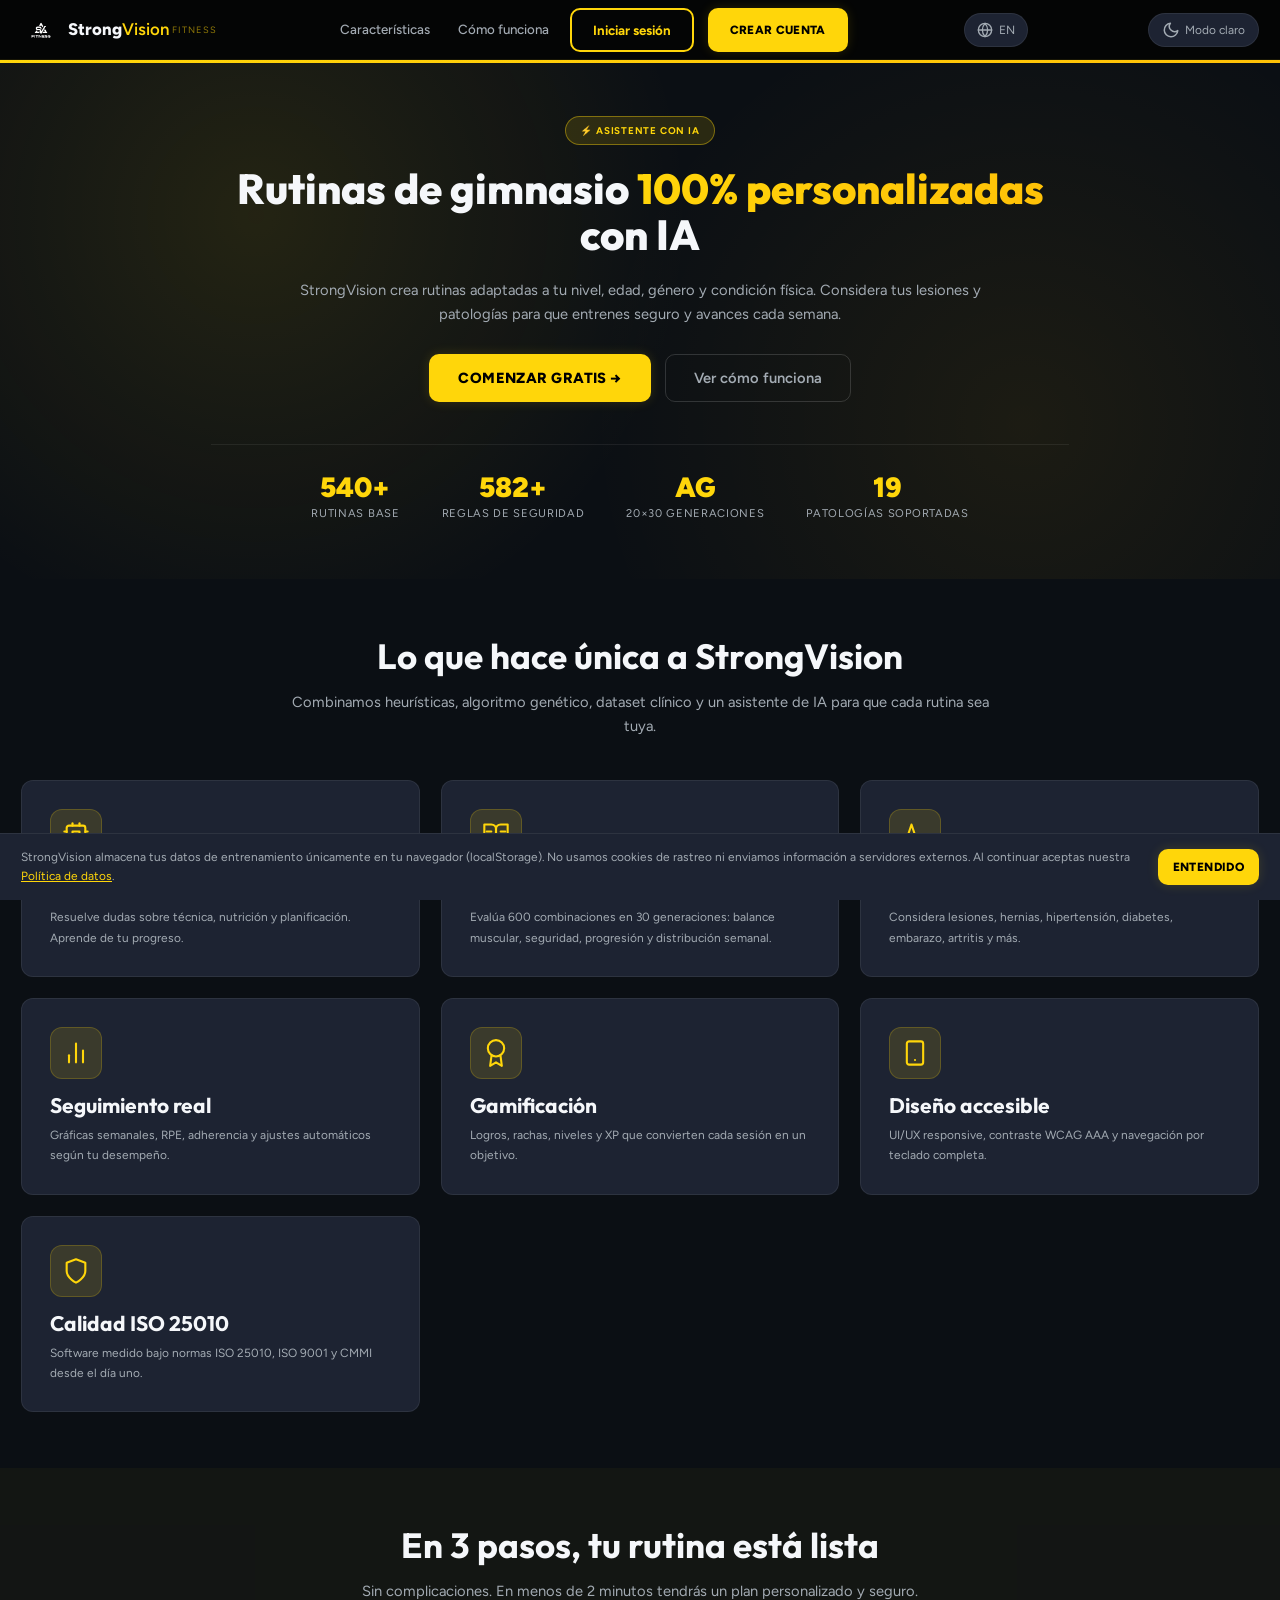
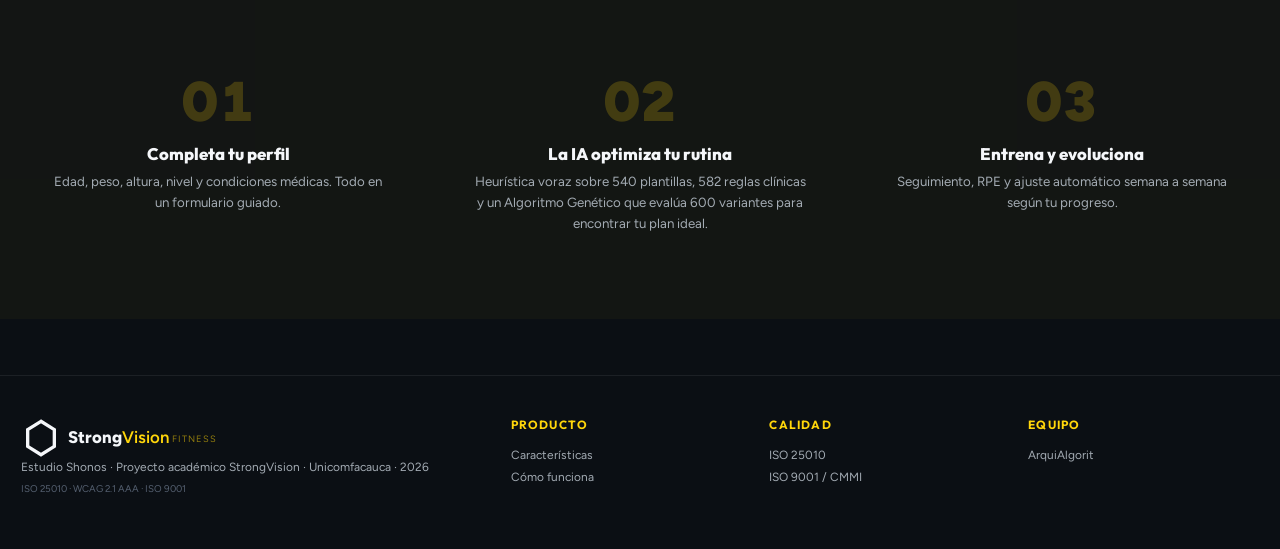
<file: pages/ajustes.html>
﻿<!DOCTYPE html>
<html lang="es" data-theme="dark">
<head>
    <meta charset="UTF-8">
    <script>try{var t=localStorage.getItem('sv-theme');if(t)document.documentElement.setAttribute('data-theme',t);}catch(e){}</script>
    <meta name="viewport" content="width=device-width, initial-scale=1.0">
    <title>Ajustes - StrongVision</title>
    <link rel="stylesheet" href="../css/styles.css">
    <link rel="stylesheet" href="../css/auth.css">
    <link rel="stylesheet" href="../css/dashboard.css">
    <meta name="theme-color" content="#0D0D0D">
    <link rel="manifest" href="../manifest.json">
    <link rel="preconnect" href="https://fonts.googleapis.com">
    <link rel="preconnect" href="https://fonts.gstatic.com" crossorigin>
    <link href="https://fonts.googleapis.com/css2?family=Outfit:wght@400;500;600;700;800;900&family=Figtree:wght@400;500;600;700&display=swap" rel="stylesheet">
    <link rel="stylesheet" href="../css/gym-bg.css">
    <style>
        /* ===== AJUSTES PAGE ===== */
        .aj-page { max-width: none; }
        .aj-card { margin-bottom: 0; }
        .aj-grid { display: grid; grid-template-columns: 1.15fr 1fr; gap: 1.2rem; align-items: start; margin-bottom: 1.2rem; }
        .aj-bottom { margin-bottom: 1.2rem; }
        @media (max-width: 900px) {
            .aj-grid { grid-template-columns: 1fr; }
        }

        /* Footer */
        .aj-footer {
            padding: 1rem 1.5rem;
            background: rgba(6,6,18,0.45);
            backdrop-filter: blur(20px);
            -webkit-backdrop-filter: blur(20px);
            border: 1px solid rgba(255,255,255,0.06);
            border-radius: 14px;
            display: flex;
            align-items: center;
            justify-content: space-between;
            gap: 1rem;
            flex-wrap: wrap;
        }
        .aj-ft-brand { display: flex; align-items: center; gap: 0.7rem; }
        .aj-ft-brand img { width: 36px; height: 36px; object-fit: contain; flex-shrink: 0; }
        .aj-ft-name { font-size: 0.9rem; font-weight: 800; color: var(--t1); margin: 0 0 2px; }
        .aj-ft-ver  { font-size: 0.67rem; font-weight: 700; color: var(--t3); text-transform: uppercase; letter-spacing: 0.07em; }
        .aj-ft-mid  { text-align: center; font-size: 0.79rem; color: var(--t2); line-height: 1.6; }
        .aj-ft-mid a { color: var(--y); text-decoration: none; font-weight: 600; font-size: 0.73rem; }
        .aj-ft-right { display: flex; flex-wrap: wrap; gap: 0.35rem; justify-content: flex-end; }
        @media (max-width: 700px) {
            .aj-footer { flex-direction: column; align-items: flex-start; }
            .aj-ft-right { justify-content: flex-start; }
            .aj-ft-mid  { text-align: left; }
        }

        /* Section header */
        .aj-hdr { display: flex; align-items: flex-start; gap: 0.85rem; padding-bottom: 1.1rem; margin-bottom: 1.3rem; border-bottom: 1px solid rgba(255,255,255,0.06); }
        .aj-ico { width: 38px; height: 38px; border-radius: 10px; background: rgba(255,214,10,0.09); border: 1px solid rgba(255,214,10,0.18); display: flex; align-items: center; justify-content: center; color: var(--y); flex-shrink: 0; }
        .aj-hdr-text h2 { font-size: 1rem; font-weight: 800; color: var(--t1); margin: 0 0 2px; }
        .aj-hdr-text p  { font-size: 0.78rem; color: var(--t2); margin: 0; }

        /* Form elements */
        .form-row { display: grid; grid-template-columns: 1fr 1fr; gap: 1rem; }
        @media (max-width: 600px) { .form-row { grid-template-columns: 1fr; } }
        .form-group { display: flex; flex-direction: column; gap: 0.3rem; margin-bottom: 0.9rem; }
        .form-group label:not(.checkbox-pill) { font-size: 0.77rem; font-weight: 600; color: var(--t2); text-transform: uppercase; letter-spacing: 0.04em; }
        .hint  { font-size: 0.72rem; color: var(--t3); line-height: 1.4; }
        .error-msg { font-size: 0.72rem; color: #f87171; display: none; }
        .error-msg.visible { display: block; }

        /* Password sub-header */
        .aj-subhdr { display: flex; align-items: center; gap: 0.5rem; padding: 1rem 0 0.6rem; margin-top: 0.5rem; border-top: 1px solid rgba(255,255,255,0.05); }
        .aj-subhdr svg { color: var(--t3); flex-shrink: 0; }
        .aj-subhdr h3 { font-size: 0.88rem; font-weight: 700; color: var(--t1); margin: 0; flex: 1; }

        /* Toggle rows */
        .aj-toggle-list { display: flex; flex-direction: column; gap: 0; }
        .aj-toggle-row  { display: flex; align-items: center; gap: 0.6rem; padding: 0.7rem 0; border-bottom: 1px solid rgba(255,255,255,0.04); cursor: pointer; }
        .aj-toggle-row:last-child { border-bottom: none; }
        .aj-toggle-row input[type="checkbox"] { width: 15px; height: 15px; accent-color: var(--y); cursor: pointer; flex-shrink: 0; }
        .aj-toggle-row span { font-size: 0.85rem; color: var(--t1); font-weight: 500; }

        /* Day pills */
        .day-pills { display: flex; gap: 5px; flex-wrap: wrap; margin-top: 6px; }
        .day-pills label { cursor: pointer; }
        .day-pills input { display: none; }
        .day-pills input + span { display: inline-flex; align-items: center; justify-content: center; width: 32px; height: 32px; border-radius: 50%; background: rgba(255,255,255,0.05); border: 1px solid rgba(255,255,255,0.1); font-size: 0.75rem; font-weight: 700; color: var(--t2); transition: all 0.18s; }
        .day-pills input:checked + span { background: rgba(255,214,10,0.15); border-color: rgba(255,214,10,0.45); color: var(--y); }

        /* Actions row */
        .aj-actions { display: flex; gap: 0.6rem; flex-wrap: wrap; padding-top: 1rem; margin-top: 0.4rem; border-top: 1px solid rgba(255,255,255,0.05); }

        /* Data action buttons */
        .aj-data-actions { display: flex; gap: 0.6rem; flex-wrap: wrap; margin-bottom: 1.2rem; }

        /* Danger zone */
        .aj-danger-zone { margin-top: 1.2rem; padding: 1.1rem; background: rgba(239,68,68,0.06); border: 1px solid rgba(239,68,68,0.18); border-radius: 12px; }
        .aj-danger-zone h3 { font-size: 0.88rem; font-weight: 700; color: #fca5a5; margin: 0 0 0.4rem; display: flex; align-items: center; gap: 0.4rem; }
        .aj-danger-zone p  { font-size: 0.8rem; color: var(--t2); margin: 0 0 0.9rem; }

        /* About card */
        .aj-about { text-align: center; padding: 2rem 1.5rem; }
        .aj-about img { width: 52px; height: 52px; object-fit: contain; margin: 0 auto 0.85rem; display: block; }
        .aj-about-ver  { font-size: 0.7rem; font-weight: 700; text-transform: uppercase; letter-spacing: 0.08em; color: var(--t3); margin-bottom: 0.35rem; }
        .aj-about-team { font-size: 0.82rem; color: var(--t2); line-height: 1.65; margin-bottom: 0.8rem; }
        .aj-badges { display: flex; gap: 0.4rem; justify-content: center; flex-wrap: wrap; }
        .aj-badge  { font-size: 0.65rem; font-weight: 700; padding: 2px 9px; border-radius: 20px; background: rgba(255,255,255,0.04); border: 1px solid rgba(255,255,255,0.08); color: var(--t3); text-transform: uppercase; letter-spacing: 0.04em; }

        /* ===== LIGHT MODE ===== */
        /* Footer */
        [data-theme="light"] .aj-footer {
            background: rgba(255,255,255,0.78);
            backdrop-filter: blur(18px);
            -webkit-backdrop-filter: blur(18px);
            border-color: rgba(0,0,0,0.07);
            box-shadow: 0 2px 14px rgba(0,0,0,0.06);
        }
        [data-theme="light"] .aj-badge {
            background: rgba(0,0,0,0.04);
            border-color: rgba(0,0,0,0.10);
            color: rgba(0,0,0,0.45);
        }

        /* Separadores y bordes de sección */
        [data-theme="light"] .aj-hdr    { border-bottom-color: rgba(0,0,0,0.07); }
        [data-theme="light"] .aj-subhdr { border-top-color: rgba(0,0,0,0.06); }
        [data-theme="light"] .aj-actions { border-top-color: rgba(0,0,0,0.06); }
        [data-theme="light"] .aj-toggle-row { border-bottom-color: rgba(0,0,0,0.05); }

        /* Day pills */
        [data-theme="light"] .day-pills input + span {
            background: rgba(0,0,0,0.04);
            border-color: rgba(0,0,0,0.12);
            color: rgba(0,0,0,0.55);
        }
        [data-theme="light"] .day-pills input:checked + span {
            background: rgba(245,200,0,0.16);
            border-color: rgba(245,200,0,0.45);
            color: #7a5c00;
        }

        /* Zona peligrosa */
        [data-theme="light"] .aj-danger-zone {
            background: rgba(239,68,68,0.05);
            border-color: rgba(220,38,38,0.18);
        }
        [data-theme="light"] .aj-danger-zone h3 { color: #b91c1c; }
        [data-theme="light"] .aj-danger-zone p  { color: rgba(0,0,0,0.60); }
    </style>
</head>
<body class="app-body">
    <div id="dash-bg">
        <div class="dbg-overlay"></div>
    </div>
    <a href="#main-content" class="skip-link">Saltar al contenido principal</a>
    <button id="sidebarToggle" onclick="toggleSidebar()" aria-label="Abrir menú lateral" style="display:none;position:fixed;top:14px;left:14px;z-index:70;width:40px;height:40px;background:var(--surface);border:1px solid var(--border);border-radius:10px;align-items:center;justify-content:center;flex-direction:column;gap:5px;cursor:pointer;">
        <span style="width:18px;height:2px;background:var(--t1);border-radius:1px;display:block;"></span>
        <span style="width:18px;height:2px;background:var(--t1);border-radius:1px;display:block;"></span>
        <span style="width:18px;height:2px;background:var(--t1);border-radius:1px;display:block;"></span>
    </button>
    <aside class="sidebar" id="sidebar">
        <a href="../index.html" class="sb-logo" aria-label="Inicio StrongVision">
            <img src="../images/SV_Fitness_white.png" alt="StrongVision" class="sb-logo-img">
        </a>
        <nav class="sb-nav" aria-label="Menú principal">
            <a href="dashboard.html" class="nav-item"><span class="nav-icon"><svg width="16" height="16" viewBox="0 0 24 24" fill="none" stroke="currentColor" stroke-width="2" stroke-linecap="round" stroke-linejoin="round"><path d="M3 9l9-7 9 7v11a2 2 0 0 1-2 2H5a2 2 0 0 1-2-2z"/><polyline points="9 22 9 12 15 12 15 22"/></svg></span> Inicio</a>
            <a href="rutina.html" class="nav-item"><span class="nav-icon"><svg width="16" height="16" viewBox="0 0 24 24" fill="none" stroke="currentColor" stroke-width="2" stroke-linecap="round" stroke-linejoin="round"><rect x="3" y="3" width="7" height="7" rx="1"/><rect x="14" y="3" width="7" height="7" rx="1"/><rect x="14" y="14" width="7" height="7" rx="1"/><rect x="3" y="14" width="7" height="7" rx="1"/></svg></span> Rutina</a>
            <a href="entrenamiento.html" class="nav-item"><span class="nav-icon"><svg width="16" height="16" viewBox="0 0 24 24" fill="none" stroke="currentColor" stroke-width="2" stroke-linecap="round" stroke-linejoin="round"><polygon points="13 2 3 14 12 14 11 22 21 10 12 10 13 2"/></svg></span> Entrenar</a>
            <a href="progreso.html" class="nav-item"><span class="nav-icon"><svg width="16" height="16" viewBox="0 0 24 24" fill="none" stroke="currentColor" stroke-width="2" stroke-linecap="round" stroke-linejoin="round"><polyline points="22 12 18 12 15 21 9 3 6 12 2 12"/></svg></span> Progreso</a>
            <a href="biblioteca.html" class="nav-item"><span class="nav-icon"><svg width="16" height="16" viewBox="0 0 24 24" fill="none" stroke="currentColor" stroke-width="2" stroke-linecap="round" stroke-linejoin="round"><path d="M2 3h6a4 4 0 0 1 4 4v14a3 3 0 0 0-3-3H2z"/><path d="M22 3h-6a4 4 0 0 0-4 4v14a3 3 0 0 1 3-3h7z"/></svg></span> Biblioteca</a>
            <a href="admin.html" class="nav-item admin-only-link" style="display:none"><span class="nav-icon"><svg width="16" height="16" viewBox="0 0 24 24" fill="none" stroke="currentColor" stroke-width="2" stroke-linecap="round" stroke-linejoin="round"><path d="M12 22s8-4 8-10V5l-8-3-8 3v7c0 6 8 10 8 10z"/></svg></span> Admin</a>
        </nav>
        <div class="sb-footer">
            <div class="user-row" onclick="window.location='mi-cuenta.html'" role="button" tabindex="0">
                <div class="u-avatar"><span id="avatarLetter">U</span></div>
                <div class="u-info">
                    <div class="u-name" id="sidebarUserName">Usuario</div>
                    <div class="u-role">Ver perfil</div>
                </div>
                <span class="u-chev" aria-hidden="true">▾</span>
            </div>
        </div>
    </aside>
    <div class="app-main">
        <header class="app-topbar">
            <div class="tb-left">
                <h1 id="pageTitle">Ajustes</h1>
            </div>
            <div class="tb-right">
                <button class="theme-btn" onclick="toggleTheme()" aria-label="Cambiar tema">
                    <span id="themeIcon"><svg xmlns="http://www.w3.org/2000/svg" width="18" height="18" viewBox="0 0 24 24" fill="none" stroke="currentColor" stroke-width="2" stroke-linecap="round" stroke-linejoin="round"><path d="M21 12.79A9 9 0 1 1 11.21 3 7 7 0 0 0 21 12.79z"/></svg></span>
                    <span id="themeLabel">Modo claro</span>
                </button>
                <div class="notif-btn" aria-label="Notificaciones"><svg xmlns="http://www.w3.org/2000/svg" width="18" height="18" viewBox="0 0 24 24" fill="none" stroke="currentColor" stroke-width="2" stroke-linecap="round" stroke-linejoin="round"><path d="M18 8A6 6 0 0 0 6 8c0 7-3 9-3 9h18s-3-2-3-9"/><path d="M13.73 21a2 2 0 0 1-3.46 0"/></svg><span class="notif-dot" aria-hidden="true"></span></div>
                <div class="user-menu">
                    <div class="tb-avatar" id="userAvatar" aria-haspopup="true" aria-expanded="false" aria-label="Menú de usuario" style="cursor:pointer;">U</div>
                    <div class="user-dropdown" id="userDropdown" role="menu">
                        <a href="mi-cuenta.html" role="menuitem"><svg width="14" height="14" viewBox="0 0 24 24" fill="none" stroke="currentColor" stroke-width="2" stroke-linecap="round" stroke-linejoin="round"><path d="M20 21v-2a4 4 0 0 0-4-4H8a4 4 0 0 0-4 4v2"/><circle cx="12" cy="7" r="4"/></svg> Mi perfil</a>
                        <a href="logros.html" role="menuitem"><svg width="14" height="14" viewBox="0 0 24 24" fill="none" stroke="currentColor" stroke-width="2" stroke-linecap="round" stroke-linejoin="round"><circle cx="12" cy="8" r="6"/><path d="M15.477 12.89L17 22l-5-3-5 3 1.523-9.11"/></svg> Mis logros</a>
                        <a href="ajustes.html" role="menuitem"><svg width="14" height="14" viewBox="0 0 24 24" fill="none" stroke="currentColor" stroke-width="2" stroke-linecap="round" stroke-linejoin="round"><circle cx="12" cy="12" r="3"/><path d="M19.4 15a1.65 1.65 0 0 0 .33 1.82l.06.06a2 2 0 0 1-2.83 2.83l-.06-.06a1.65 1.65 0 0 0-1.82-.33 1.65 1.65 0 0 0-1 1.51V21a2 2 0 0 1-4 0v-.09A1.65 1.65 0 0 0 9 19.4a1.65 1.65 0 0 0-1.82.33l-.06.06a2 2 0 0 1-2.83-2.83l.06-.06A1.65 1.65 0 0 0 4.68 15a1.65 1.65 0 0 0-1.51-1H3a2 2 0 0 1 0-4h.09A1.65 1.65 0 0 0 4.6 9a1.65 1.65 0 0 0-.33-1.82l-.06-.06a2 2 0 0 1 2.83-2.83l.06.06A1.65 1.65 0 0 0 9 4.68a1.65 1.65 0 0 0 1-1.51V3a2 2 0 0 1 4 0v.09a1.65 1.65 0 0 0 1 1.51 1.65 1.65 0 0 0 1.82-.33l.06-.06a2 2 0 0 1 2.83 2.83l-.06.06A1.65 1.65 0 0 0 19.4 9a1.65 1.65 0 0 0 1.51 1H21a2 2 0 0 1 0 4h-.09a1.65 1.65 0 0 0-1.51 1z"/></svg> Ajustes</a>
                        <a href="admin.html" class="admin-only-link" style="display:none" role="menuitem"><svg width="14" height="14" viewBox="0 0 24 24" fill="none" stroke="currentColor" stroke-width="2" stroke-linecap="round" stroke-linejoin="round"><path d="M12 22s8-4 8-10V5l-8-3-8 3v7c0 6 8 10 8 10z"/></svg> Panel Admin</a>
                        <hr>
                        <button class="danger" onclick="cerrarSesionApp()" role="menuitem"><svg width="14" height="14" viewBox="0 0 24 24" fill="none" stroke="currentColor" stroke-width="2" stroke-linecap="round" stroke-linejoin="round"><path d="M9 21H5a2 2 0 0 1-2-2V5a2 2 0 0 1 2-2h4"/><polyline points="16 17 21 12 16 7"/><line x1="21" y1="12" x2="9" y2="12"/></svg> Cerrar sesión</button>
                    </div>
                </div>
            </div>
        </header>
    <main id="main-content" class="page-container aj-page">

        <!-- ── Notificaciones | Preferencias ── -->
        <div class="aj-grid">

            <!-- Notificaciones -->
            <div class="card aj-card">
                <div class="aj-hdr">
                    <span class="aj-ico">
                        <svg width="18" height="18" viewBox="0 0 24 24" fill="none" stroke="currentColor" stroke-width="2" stroke-linecap="round" stroke-linejoin="round"><path d="M18 8A6 6 0 0 0 6 8c0 7-3 9-3 9h18s-3-2-3-9"/><path d="M13.73 21a2 2 0 0 1-3.46 0"/></svg>
                    </span>
                    <div class="aj-hdr-text">
                        <h2>Notificaciones</h2>
                        <p>Recordatorios y alertas</p>
                    </div>
                </div>

                <div class="aj-toggle-list">
                    <label class="aj-toggle-row">
                        <input type="checkbox" id="optRecordatorios">
                        <span>Recordatorios de entrenamiento</span>
                    </label>
                    <label class="aj-toggle-row">
                        <input type="checkbox" id="optNotifSesionOmitida">
                        <span>Avisar si omití una sesión</span>
                    </label>
                    <label class="aj-toggle-row">
                        <input type="checkbox" id="optNotifLogros">
                        <span>Notificar logros desbloqueados</span>
                    </label>
                </div>

                <div class="form-row" style="margin-top: 1rem;">
                    <div class="form-group">
                        <label for="recHora">Hora preferida</label>
                        <input type="time" id="recHora" value="07:00">
                    </div>
                    <div class="form-group">
                        <label>Días activos</label>
                        <div class="day-pills">
                            <label><input type="checkbox" name="dia-rec" value="lunes"><span>L</span></label>
                            <label><input type="checkbox" name="dia-rec" value="martes"><span>M</span></label>
                            <label><input type="checkbox" name="dia-rec" value="miercoles"><span>X</span></label>
                            <label><input type="checkbox" name="dia-rec" value="jueves"><span>J</span></label>
                            <label><input type="checkbox" name="dia-rec" value="viernes"><span>V</span></label>
                            <label><input type="checkbox" name="dia-rec" value="sabado"><span>S</span></label>
                            <label><input type="checkbox" name="dia-rec" value="domingo"><span>D</span></label>
                        </div>
                    </div>
                </div>

                <div class="aj-actions">
                    <button type="button" id="btnGuardarAjustes" class="btn btn-primary">
                        <svg width="14" height="14" viewBox="0 0 24 24" fill="none" stroke="currentColor" stroke-width="2.5" stroke-linecap="round" stroke-linejoin="round"><polyline points="20 6 9 17 4 12"/></svg>
                        Guardar preferencias
                    </button>
                </div>
            </div>

            <!-- Preferencias -->
            <div class="card aj-card">
                <div class="aj-hdr">
                    <span class="aj-ico">
                        <svg width="18" height="18" viewBox="0 0 24 24" fill="none" stroke="currentColor" stroke-width="2" stroke-linecap="round" stroke-linejoin="round"><line x1="4" y1="21" x2="4" y2="14"/><line x1="4" y1="10" x2="4" y2="3"/><line x1="12" y1="21" x2="12" y2="12"/><line x1="12" y1="8" x2="12" y2="3"/><line x1="20" y1="21" x2="20" y2="16"/><line x1="20" y1="12" x2="20" y2="3"/><line x1="1" y1="14" x2="7" y2="14"/><line x1="9" y1="8" x2="15" y2="8"/><line x1="17" y1="16" x2="23" y2="16"/></svg>
                    </span>
                    <div class="aj-hdr-text">
                        <h2>Preferencias</h2>
                        <p>Unidades y accesibilidad</p>
                    </div>
                </div>

                <div class="form-group">
                    <label for="optUnidad">Unidad de peso</label>
                    <select id="optUnidad">
                        <option value="kg">Kilogramos (kg)</option>
                        <option value="lb">Libras (lb)</option>
                    </select>
                </div>
                <div class="form-group">
                    <label for="optIdioma">Idioma</label>
                    <select id="optIdioma">
                        <option value="es-CO">Español (Colombia)</option>
                        <option value="es-ES">Español (España)</option>
                        <option value="en-US">English (US)</option>
                    </select>
                </div>

                <div class="aj-toggle-list" style="margin-top: 0.5rem;">
                    <label class="aj-toggle-row">
                        <input type="checkbox" id="optReducirAnim">
                        <span>Reducir animaciones (accesibilidad)</span>
                    </label>
                </div>
            </div>

        </div>

        <!-- ── Privacidad y datos (ancho completo) ── -->
        <div class="aj-bottom">
            <div class="card aj-card">
                <div class="aj-hdr">
                    <span class="aj-ico">
                        <svg width="18" height="18" viewBox="0 0 24 24" fill="none" stroke="currentColor" stroke-width="2" stroke-linecap="round" stroke-linejoin="round"><rect x="3" y="11" width="18" height="11" rx="2"/><path d="M7 11V7a5 5 0 0 1 10 0v4"/></svg>
                    </span>
                    <div class="aj-hdr-text">
                        <h2>Privacidad y datos</h2>
                        <p>Tus datos se guardan solo en tu navegador (localStorage)</p>
                    </div>
                </div>

                <p style="font-size:0.8rem;color:var(--color-text-muted);margin-bottom:0.9rem;">
                    <a href="../index.html#politica" onclick="window.open('../index.html#politica','_blank');return false;" style="color:var(--color-primary);text-decoration:underline;">
                        Ver Política de Privacidad y Habeas Data
                    </a>
                </p>
                <div class="aj-data-actions">
                    <button class="btn btn-secondary" id="btnExportarDatos">
                        <svg width="14" height="14" viewBox="0 0 24 24" fill="none" stroke="currentColor" stroke-width="2" stroke-linecap="round" stroke-linejoin="round"><path d="M21 15v4a2 2 0 0 1-2 2H5a2 2 0 0 1-2-2v-4"/><polyline points="7 10 12 15 17 10"/><line x1="12" y1="15" x2="12" y2="3"/></svg>
                        Exportar datos (JSON)
                    </button>
                    <button class="btn btn-secondary" id="btnLimpiarHistorial">
                        <svg width="14" height="14" viewBox="0 0 24 24" fill="none" stroke="currentColor" stroke-width="2" stroke-linecap="round" stroke-linejoin="round"><circle cx="12" cy="12" r="10"/><line x1="15" y1="9" x2="9" y2="15"/><line x1="9" y1="9" x2="15" y2="15"/></svg>
                        Limpiar historial de chat
                    </button>
                </div>

                <div class="aj-danger-zone">
                    <h3>
                        <svg width="14" height="14" viewBox="0 0 24 24" fill="none" stroke="currentColor" stroke-width="2" stroke-linecap="round" stroke-linejoin="round"><path d="M10.29 3.86L1.82 18a2 2 0 0 0 1.71 3h16.94a2 2 0 0 0 1.71-3L13.71 3.86a2 2 0 0 0-3.42 0z"/><line x1="12" y1="9" x2="12" y2="13"/><line x1="12" y1="17" x2="12.01" y2="17"/></svg>
                        Zona peligrosa
                    </h3>
                    <p>Eliminar tu cuenta es <strong>permanente</strong>. Se borrarán todos tus datos sin posibilidad de recuperación.</p>
                    <button class="btn btn-danger" id="btnEliminarCuenta">
                        <svg width="14" height="14" viewBox="0 0 24 24" fill="none" stroke="currentColor" stroke-width="2" stroke-linecap="round" stroke-linejoin="round"><polyline points="3 6 5 6 21 6"/><path d="M19 6v14a2 2 0 0 1-2 2H7a2 2 0 0 1-2-2V6m3 0V4a1 1 0 0 1 1-1h4a1 1 0 0 1 1 1v2"/></svg>
                        Eliminar mi cuenta
                    </button>
                </div>
            </div>
        </div>

        <!-- ── Pie de página ── -->
        <footer class="aj-footer">
            <div class="aj-ft-brand">
                <img src="../images/SV_Fitness_white.png" alt="StrongVision">
                <div>
                    <p class="aj-ft-name">StrongVision<small class="brand-fitness">fitness</small></p>
                    <p class="aj-ft-ver">Versión 1.0.0</p>
                </div>
            </div>
            <div class="aj-ft-mid">
                ArquiAlgorit<br>
                <a href="../docs/README.md">Ver documentación →</a>
            </div>
            <div class="aj-ft-right">
                <span class="aj-badge">ISO 25010</span>
                <span class="aj-badge">ISO 9001</span>
                <span class="aj-badge">CMMI</span>
                <span class="aj-badge">Proyecto académico</span>
            </div>
        </footer>

    </main>
    </div><!-- /app-main -->

    <div id="confirmModal" class="modal" role="dialog" aria-hidden="true">
        <div class="modal-overlay" onclick="cerrarConfirm()"></div>
        <div class="modal-content" role="document">
            <button class="modal-close" onclick="cerrarConfirm()">×</button>
            <h2 id="confirmTitle">¿Estás seguro?</h2>
            <p class="modal-sub" id="confirmText">Esta acción no se puede deshacer.</p>
            <div class="form-group" id="confirmInputGroup" style="display:none;">
                <label for="confirmInput">Escribe ELIMINAR para confirmar</label>
                <input type="text" id="confirmInput" autocomplete="off">
            </div>
            <div style="display: flex; gap: var(--sp-sm); margin-top: var(--sp-md);">
                <button class="btn btn-danger" id="confirmAccept">Confirmar</button>
                <button class="btn btn-secondary" onclick="cerrarConfirm()">Cancelar</button>
            </div>
        </div>
    </div>

    <div id="toast" class="toast" role="status" aria-live="polite"></div>

    <script src="../js/storage.js"></script>
    <script src="../js/auth.js"></script>
    <script src="../js/nav-admin.js"></script>
    <script src="../js/main.js"></script>
    <script src="../js/ajustes.js"></script>
    <script src="../js/ia-engine.js"></script>
    <script src="../js/user-ai-sidebar.js"></script>
    <script src="../js/gym-bg.js"></script>
<script src="../js/notificaciones.js"></script>
<script src="../js/i18n.js"></script>
</body>
</html>
</file>
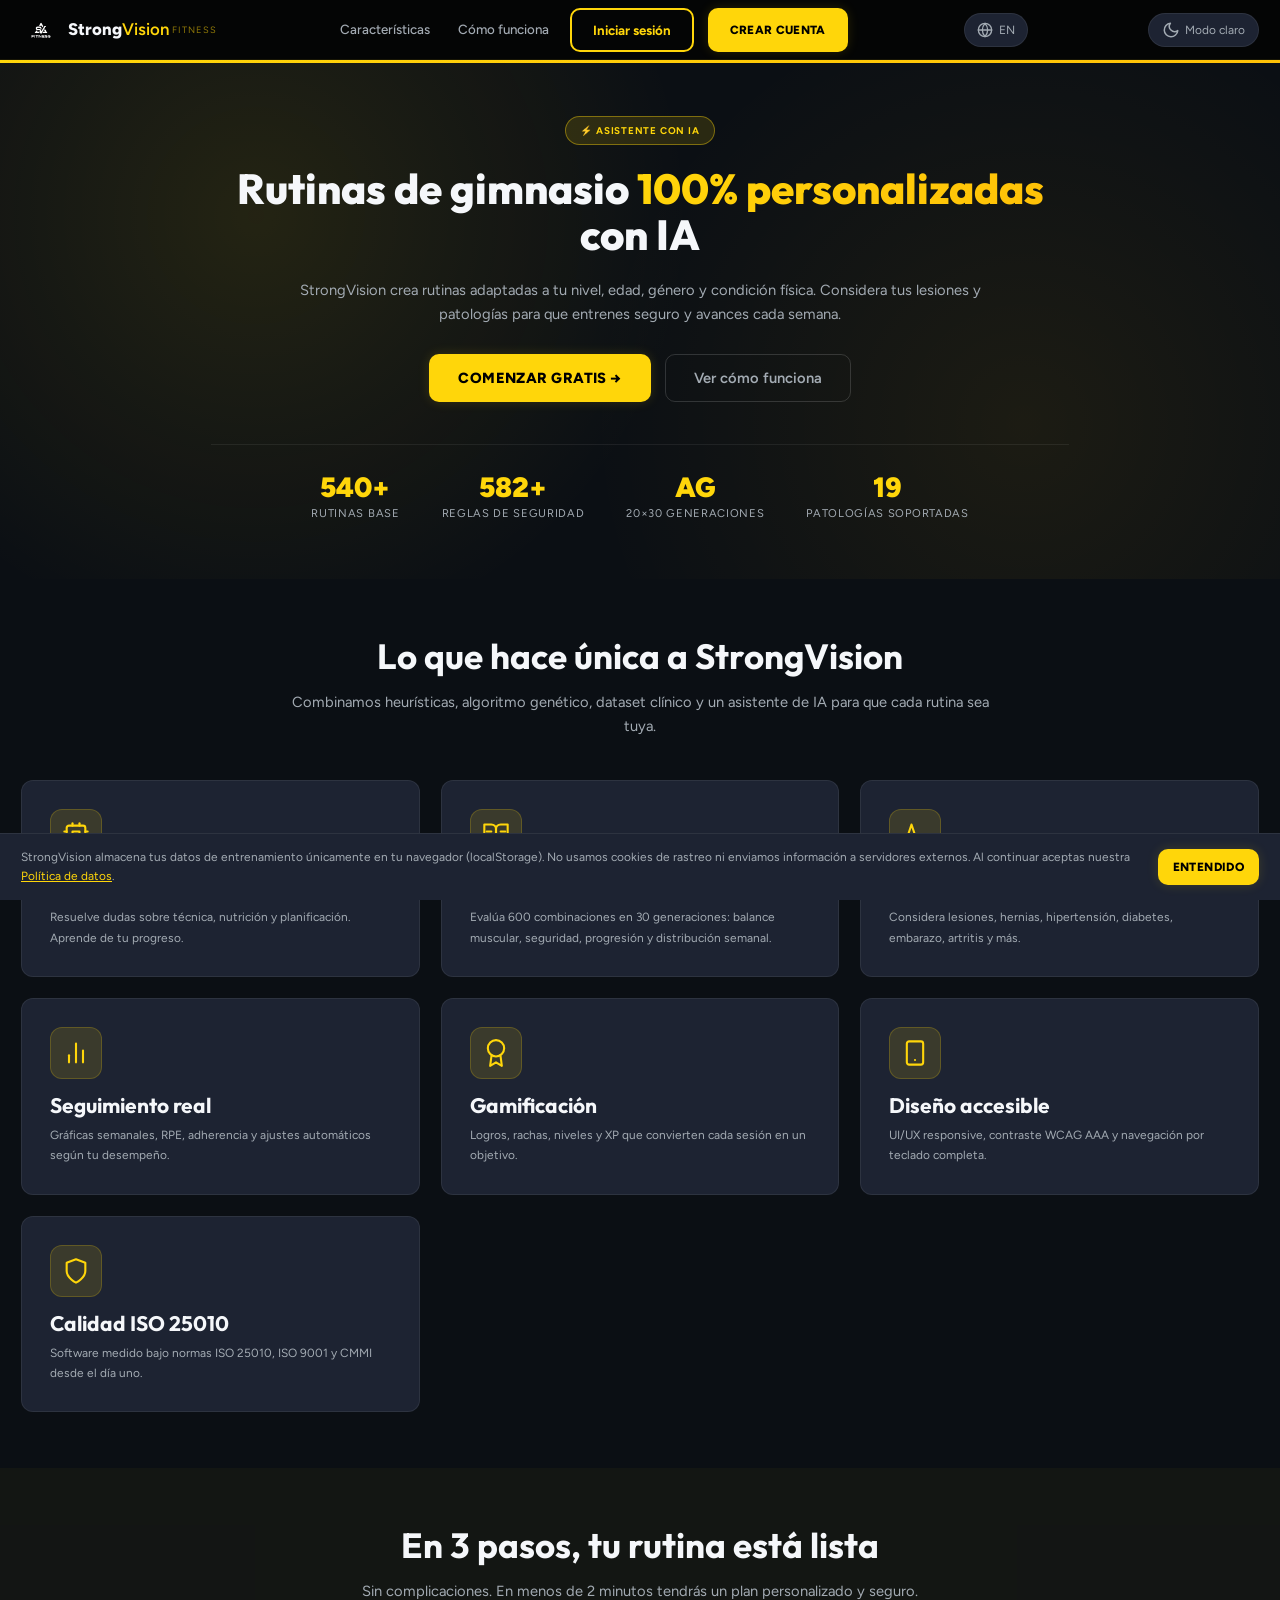
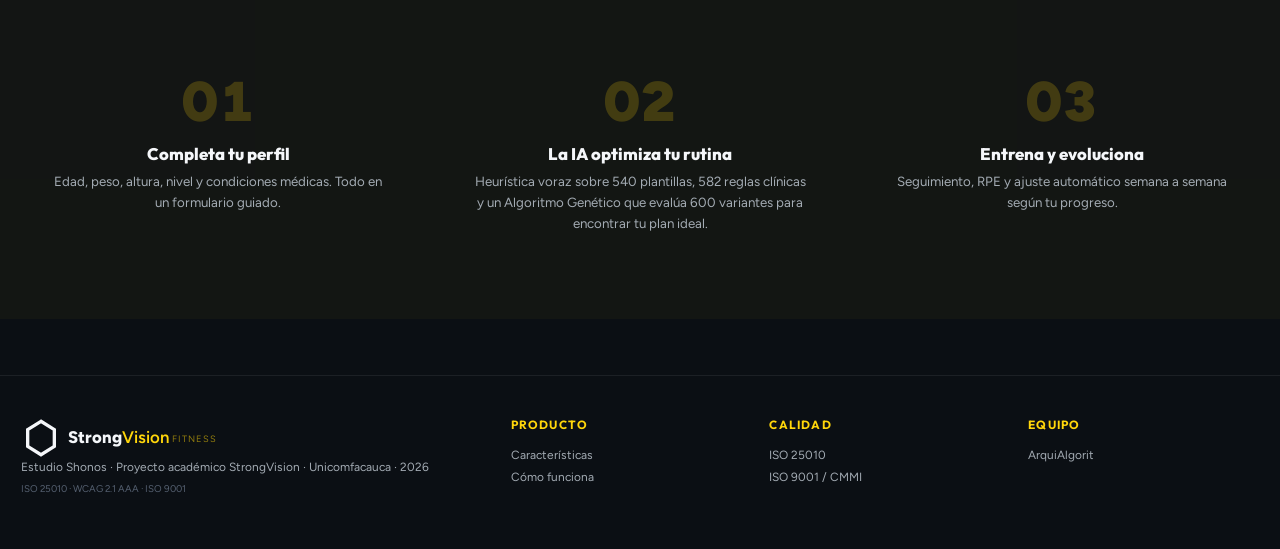
<file: pages/biblioteca.html>
﻿<!DOCTYPE html>
<html lang="es" data-theme="dark">
<head>
    <meta charset="UTF-8">
    <script>try{var t=localStorage.getItem('sv-theme');if(t)document.documentElement.setAttribute('data-theme',t);}catch(e){}</script>
    <meta name="viewport" content="width=device-width, initial-scale=1.0">
    <title>Biblioteca - StrongVision</title>
    <link rel="stylesheet" href="../css/styles.css">
    <link rel="stylesheet" href="../css/auth.css">
    <link rel="stylesheet" href="../css/dashboard.css">
    <meta name="theme-color" content="#0D0D0D">
    <link rel="manifest" href="../manifest.json">
    <link rel="preconnect" href="https://fonts.googleapis.com">
    <link rel="preconnect" href="https://fonts.gstatic.com" crossorigin>
    <link href="https://fonts.googleapis.com/css2?family=Outfit:wght@400;500;600;700;800;900&family=Figtree:wght@400;500;600;700&display=swap" rel="stylesheet">
    <link rel="stylesheet" href="../css/gym-bg.css">
</head>
<body class="app-body">
    <div id="dash-bg">
        <div class="dbg-overlay"></div>
    </div>
    <a href="#main-content" class="skip-link">Saltar al contenido principal</a>
    <button id="sidebarToggle" onclick="toggleSidebar()" aria-label="Abrir menú lateral" style="display:none;position:fixed;top:14px;left:14px;z-index:70;width:40px;height:40px;background:var(--surface);border:1px solid var(--border);border-radius:10px;align-items:center;justify-content:center;flex-direction:column;gap:5px;cursor:pointer;">
        <span style="width:18px;height:2px;background:var(--t1);border-radius:1px;display:block;"></span>
        <span style="width:18px;height:2px;background:var(--t1);border-radius:1px;display:block;"></span>
        <span style="width:18px;height:2px;background:var(--t1);border-radius:1px;display:block;"></span>
    </button>
    <aside class="sidebar" id="sidebar">
        <a href="../index.html" class="sb-logo" aria-label="Inicio StrongVision">
            <img src="../images/SV_Fitness_white.png" alt="StrongVision" class="sb-logo-img">
        </a>
        <nav class="sb-nav" aria-label="Menú principal">
            <a href="dashboard.html" class="nav-item"><span class="nav-icon"><svg width="16" height="16" viewBox="0 0 24 24" fill="none" stroke="currentColor" stroke-width="2" stroke-linecap="round" stroke-linejoin="round"><path d="M3 9l9-7 9 7v11a2 2 0 0 1-2 2H5a2 2 0 0 1-2-2z"/><polyline points="9 22 9 12 15 12 15 22"/></svg></span> Inicio</a>
            <a href="rutina.html" class="nav-item"><span class="nav-icon"><svg width="16" height="16" viewBox="0 0 24 24" fill="none" stroke="currentColor" stroke-width="2" stroke-linecap="round" stroke-linejoin="round"><rect x="3" y="3" width="7" height="7" rx="1"/><rect x="14" y="3" width="7" height="7" rx="1"/><rect x="14" y="14" width="7" height="7" rx="1"/><rect x="3" y="14" width="7" height="7" rx="1"/></svg></span> Rutina</a>
            <a href="entrenamiento.html" class="nav-item"><span class="nav-icon"><svg width="16" height="16" viewBox="0 0 24 24" fill="none" stroke="currentColor" stroke-width="2" stroke-linecap="round" stroke-linejoin="round"><polygon points="13 2 3 14 12 14 11 22 21 10 12 10 13 2"/></svg></span> Entrenar</a>
            <a href="progreso.html" class="nav-item"><span class="nav-icon"><svg width="16" height="16" viewBox="0 0 24 24" fill="none" stroke="currentColor" stroke-width="2" stroke-linecap="round" stroke-linejoin="round"><polyline points="22 12 18 12 15 21 9 3 6 12 2 12"/></svg></span> Progreso</a>
            <a href="biblioteca.html" class="nav-item active"><span class="nav-icon"><svg width="16" height="16" viewBox="0 0 24 24" fill="none" stroke="currentColor" stroke-width="2" stroke-linecap="round" stroke-linejoin="round"><path d="M2 3h6a4 4 0 0 1 4 4v14a3 3 0 0 0-3-3H2z"/><path d="M22 3h-6a4 4 0 0 0-4 4v14a3 3 0 0 1 3-3h7z"/></svg></span> Biblioteca</a>
            <a href="admin.html" class="nav-item admin-only-link" style="display:none"><span class="nav-icon"><svg width="16" height="16" viewBox="0 0 24 24" fill="none" stroke="currentColor" stroke-width="2" stroke-linecap="round" stroke-linejoin="round"><path d="M12 22s8-4 8-10V5l-8-3-8 3v7c0 6 8 10 8 10z"/></svg></span> Admin</a>
        </nav>
        <div class="sb-footer">
            <div class="user-row" onclick="window.location='mi-cuenta.html'" role="button" tabindex="0">
                <div class="u-avatar"><span id="avatarLetter">U</span></div>
                <div class="u-info">
                    <div class="u-name" id="sidebarUserName">Usuario</div>
                    <div class="u-role">Ver perfil</div>
                </div>
                <span class="u-chev" aria-hidden="true">▾</span>
            </div>
        </div>
    </aside>
    <div class="app-main">
        <header class="app-topbar">
            <div class="tb-left">
                <h1 id="pageTitle">Biblioteca</h1>
            </div>
            <div class="tb-right">
                <button class="theme-btn" onclick="toggleTheme()" aria-label="Cambiar tema">
                    <span id="themeIcon"><svg xmlns="http://www.w3.org/2000/svg" width="18" height="18" viewBox="0 0 24 24" fill="none" stroke="currentColor" stroke-width="2" stroke-linecap="round" stroke-linejoin="round"><path d="M21 12.79A9 9 0 1 1 11.21 3 7 7 0 0 0 21 12.79z"/></svg></span>
                    <span id="themeLabel">Modo claro</span>
                </button>
                <div class="notif-btn" aria-label="Notificaciones"><svg xmlns="http://www.w3.org/2000/svg" width="18" height="18" viewBox="0 0 24 24" fill="none" stroke="currentColor" stroke-width="2" stroke-linecap="round" stroke-linejoin="round"><path d="M18 8A6 6 0 0 0 6 8c0 7-3 9-3 9h18s-3-2-3-9"/><path d="M13.73 21a2 2 0 0 1-3.46 0"/></svg><span class="notif-dot" aria-hidden="true"></span></div>
                <div class="user-menu">
                    <div class="tb-avatar" id="userAvatar" aria-haspopup="true" aria-expanded="false" aria-label="Menú de usuario" style="cursor:pointer;">U</div>
                    <div class="user-dropdown" id="userDropdown" role="menu">
                        <a href="mi-cuenta.html" role="menuitem"><svg width="14" height="14" viewBox="0 0 24 24" fill="none" stroke="currentColor" stroke-width="2" stroke-linecap="round" stroke-linejoin="round"><path d="M20 21v-2a4 4 0 0 0-4-4H8a4 4 0 0 0-4 4v2"/><circle cx="12" cy="7" r="4"/></svg> Mi perfil</a>
                        <a href="logros.html" role="menuitem"><svg width="14" height="14" viewBox="0 0 24 24" fill="none" stroke="currentColor" stroke-width="2" stroke-linecap="round" stroke-linejoin="round"><circle cx="12" cy="8" r="6"/><path d="M15.477 12.89L17 22l-5-3-5 3 1.523-9.11"/></svg> Mis logros</a>
                        <a href="ajustes.html" role="menuitem"><svg width="14" height="14" viewBox="0 0 24 24" fill="none" stroke="currentColor" stroke-width="2" stroke-linecap="round" stroke-linejoin="round"><circle cx="12" cy="12" r="3"/><path d="M19.4 15a1.65 1.65 0 0 0 .33 1.82l.06.06a2 2 0 0 1-2.83 2.83l-.06-.06a1.65 1.65 0 0 0-1.82-.33 1.65 1.65 0 0 0-1 1.51V21a2 2 0 0 1-4 0v-.09A1.65 1.65 0 0 0 9 19.4a1.65 1.65 0 0 0-1.82.33l-.06.06a2 2 0 0 1-2.83-2.83l.06-.06A1.65 1.65 0 0 0 4.68 15a1.65 1.65 0 0 0-1.51-1H3a2 2 0 0 1 0-4h.09A1.65 1.65 0 0 0 4.6 9a1.65 1.65 0 0 0-.33-1.82l-.06-.06a2 2 0 0 1 2.83-2.83l.06.06A1.65 1.65 0 0 0 9 4.68a1.65 1.65 0 0 0 1-1.51V3a2 2 0 0 1 4 0v.09a1.65 1.65 0 0 0 1 1.51 1.65 1.65 0 0 0 1.82-.33l.06-.06a2 2 0 0 1 2.83 2.83l-.06.06A1.65 1.65 0 0 0 19.4 9a1.65 1.65 0 0 0 1.51 1H21a2 2 0 0 1 0 4h-.09a1.65 1.65 0 0 0-1.51 1z"/></svg> Ajustes</a>
                        <a href="admin.html" class="admin-only-link" style="display:none" role="menuitem"><svg width="14" height="14" viewBox="0 0 24 24" fill="none" stroke="currentColor" stroke-width="2" stroke-linecap="round" stroke-linejoin="round"><path d="M12 22s8-4 8-10V5l-8-3-8 3v7c0 6 8 10 8 10z"/></svg> Panel Admin</a>
                        <hr>
                        <button class="danger" onclick="cerrarSesionApp()" role="menuitem"><svg width="14" height="14" viewBox="0 0 24 24" fill="none" stroke="currentColor" stroke-width="2" stroke-linecap="round" stroke-linejoin="round"><path d="M9 21H5a2 2 0 0 1-2-2V5a2 2 0 0 1 2-2h4"/><polyline points="16 17 21 12 16 7"/><line x1="21" y1="12" x2="9" y2="12"/></svg> Cerrar sesión</button>
                    </div>
                </div>
            </div>
        </header>
    <main id="main-content" class="page-container">
        <div class="page-header">
            <h1>Biblioteca de Ejercicios</h1>
            <p>Explora la base de conocimiento de StrongVision. Aprende técnica, errores comunes y variantes.</p>
        </div>

        <div class="card" style="margin-bottom: var(--sp-lg);">
            <div style="display: grid; grid-template-columns: 1fr repeat(auto-fit, minmax(160px, 200px)); gap: var(--sp-sm); align-items: end;">
                <div class="form-group" style="margin: 0;">
                    <label for="busqueda">Buscar ejercicio</label>
                    <div class="search-box">
                        <svg xmlns="http://www.w3.org/2000/svg" width="15" height="15" viewBox="0 0 24 24" fill="none" stroke="currentColor" stroke-width="2" stroke-linecap="round" stroke-linejoin="round"><circle cx="11" cy="11" r="8"/><line x1="21" y1="21" x2="16.65" y2="16.65"/></svg>
                        <input type="text" id="busqueda" placeholder="Ej: press, sentadilla...">
                    </div>
                </div>
                <div class="form-group" style="margin: 0;">
                    <label for="filtroGrupo">Grupo muscular</label>
                    <select id="filtroGrupo">
                        <option value="">Todos</option>
                        <option value="pecho">Pecho</option>
                        <option value="espalda">Espalda</option>
                        <option value="piernas">Piernas</option>
                        <option value="hombro">Hombro</option>
                        <option value="brazo">Brazo</option>
                        <option value="core">Core</option>
                        <option value="cardio">Cardio</option>
                    </select>
                </div>
                <div class="form-group" style="margin: 0;">
                    <label for="filtroEquipo">Equipo</label>
                    <select id="filtroEquipo">
                        <option value="">Cualquiera</option>
                        <option value="ninguno">Sin equipo (peso corporal)</option>
                        <option value="mancuerna">Mancuernas</option>
                        <option value="barra">Barra olímpica</option>
                        <option value="polea">Poleas</option>
                        <option value="maquina">Máquinas</option>
                    </select>
                </div>
            </div>
            <p id="resultadoCount" style="margin-top: var(--sp-md); color: var(--color-text-muted); font-size: var(--fs-sm);">-</p>
        </div>

        <div id="resultadosGrid" style="display: grid; grid-template-columns: repeat(auto-fill, minmax(280px, 1fr)); gap: var(--sp-md);"></div>

        <div id="sinResultados" class="card" style="display:none;">
            <div class="empty-state">
                <div class="icon"><svg width="40" height="40" viewBox="0 0 24 24" fill="none" stroke="currentColor" stroke-width="1.5" stroke-linecap="round" stroke-linejoin="round"><circle cx="11" cy="11" r="8"/><line x1="21" y1="21" x2="16.65" y2="16.65"/></svg></div>
                <h3>No se encontraron ejercicios</h3>
                <p>Prueba con otros términos o quita los filtros aplicados.</p>
                <button class="btn btn-secondary" onclick="limpiarFiltros()">Limpiar filtros</button>
            </div>
        </div>
    </main>
    </div><!-- /app-main -->

    <!-- Modal: detalle ejercicio -->
    <div id="detalleModal" class="modal" role="dialog" aria-hidden="true">
        <div class="modal-overlay" onclick="cerrarDetalle()"></div>
        <div class="modal-content" role="document" style="max-width: 640px;">
            <button class="modal-close" onclick="cerrarDetalle()" aria-label="Cerrar">×</button>
            <h2 id="detalleNombre">-</h2>
            <p class="modal-sub" id="detalleGrupo">-</p>
            <div id="detalleTags" style="display: flex; gap: var(--sp-sm); flex-wrap: wrap; margin: var(--sp-md) 0;"></div>

            <!-- Muscle Wiki enlace externo -->
            <div id="muscleWikiContainer" style="margin-bottom: var(--sp-lg);">
                <h3 style="font-size: var(--fs-md); margin:0 0 var(--sp-sm); display:flex; align-items:center; gap:6px;"><svg width="16" height="16" viewBox="0 0 24 24" fill="none" stroke="currentColor" stroke-width="2" stroke-linecap="round" stroke-linejoin="round"><polygon points="23 7 16 12 23 17 23 7"/><rect x="1" y="5" width="15" height="14" rx="2"/></svg> Referencia visual</h3>
                <div id="muscleWikiCard" style="background:var(--color-bg-deep); border:1px solid var(--color-border); border-radius:var(--radius-md); padding: var(--sp-lg); display:flex; flex-direction:column; align-items:center; gap: var(--sp-md); text-align:center;">
                    <div id="muscleWikiIcon" style="width:56px;height:56px;border-radius:14px;background:rgba(255,214,10,.1);display:flex;align-items:center;justify-content:center;color:var(--y,#FFD60A);"><svg width="28" height="28" viewBox="0 0 24 24" fill="none" stroke="currentColor" stroke-width="1.6" stroke-linecap="round" stroke-linejoin="round"><rect x="2" y="9" width="3" height="6" rx="1.5"/><rect x="5" y="7" width="2.5" height="10" rx="1"/><line x1="7.5" y1="12" x2="16.5" y2="12"/><rect x="16.5" y="7" width="2.5" height="10" rx="1"/><rect x="19" y="9" width="3" height="6" rx="1.5"/></svg></div>
                    <div>
                        <p id="muscleWikiDesc" style="color:var(--color-text-muted); font-size:var(--fs-sm); margin:0 0 var(--sp-md);">
                            Ver la animación 3D del movimiento muscular en MuscleWiki.
                        </p>
                        <a id="muscleWikiBtn" href="#" target="_blank" rel="noopener noreferrer"
                            class="btn btn-primary"
                            style="display:inline-flex; align-items:center; gap:7px;">
                            <svg width="14" height="14" viewBox="0 0 24 24" fill="none" stroke="currentColor" stroke-width="2.2" stroke-linecap="round" stroke-linejoin="round"><path d="M18 13v6a2 2 0 0 1-2 2H5a2 2 0 0 1-2-2V8a2 2 0 0 1 2-2h6"/><polyline points="15 3 21 3 21 9"/><line x1="10" y1="14" x2="21" y2="3"/></svg>
                            Ver animación en MuscleWiki
                        </a>
                    </div>
                    <p style="font-size:var(--fs-xs); color:var(--color-text-muted); margin:0;">
                        Se abrirá en una nueva pestaña
                    </p>
                </div>
            </div>

            <h3 style="font-size: var(--fs-md); margin: var(--sp-md) 0 var(--sp-sm); display:flex; align-items:center; gap:7px;"><svg width="15" height="15" viewBox="0 0 24 24" fill="none" stroke="currentColor" stroke-width="2" stroke-linecap="round" stroke-linejoin="round"><path d="M2 3h6a4 4 0 0 1 4 4v14a3 3 0 0 0-3-3H2z"/><path d="M22 3h-6a4 4 0 0 0-4 4v14a3 3 0 0 1 3-3h7z"/></svg> Técnica de ejecución</h3>
            <div id="detalleTecnica" style="line-height: 1.7; color: var(--color-text-muted);"></div>

            <h3 style="font-size: var(--fs-md); margin: var(--sp-lg) 0 var(--sp-sm); display:flex; align-items:center; gap:7px;"><svg width="15" height="15" viewBox="0 0 24 24" fill="none" stroke="currentColor" stroke-width="2" stroke-linecap="round" stroke-linejoin="round"><path d="M10.29 3.86L1.82 18a2 2 0 0 0 1.71 3h16.94a2 2 0 0 0 1.71-3L13.71 3.86a2 2 0 0 0-3.42 0z"/><line x1="12" y1="9" x2="12" y2="13"/><line x1="12" y1="17" x2="12.01" y2="17"/></svg> Errores comunes</h3>
            <ul id="detalleErrores" style="padding-left: 1.5rem; line-height: 1.7; color: var(--color-text-muted);"></ul>

            <h3 style="font-size: var(--fs-md); margin: var(--sp-lg) 0 var(--sp-sm); display:flex; align-items:center; gap:7px;"><svg width="15" height="15" viewBox="0 0 24 24" fill="none" stroke="currentColor" stroke-width="2" stroke-linecap="round" stroke-linejoin="round"><circle cx="12" cy="12" r="10"/><polyline points="12 8 12 12 14 14"/></svg> Recomendaciones</h3>
            <div id="detalleRecomendaciones" style="line-height: 1.7; color: var(--color-text-muted);"></div>
        </div>
    </div>

    <div id="toast" class="toast" role="status" aria-live="polite"></div>

    <script src="../data/ejercicios-data.js"></script>
    <script src="../js/storage.js"></script>
    <script src="../js/auth.js"></script>
    <script src="../js/nav-admin.js"></script>
    <script src="../js/ia-engine.js"></script>
    <script src="../js/main.js"></script>
    <script src="../js/biblioteca.js"></script>
    <script src="../js/user-ai-sidebar.js"></script>
    <script src="../js/gym-bg.js"></script>
<script src="../js/notificaciones.js"></script>
<script src="../js/i18n.js"></script>
</body>
</html>
</file>
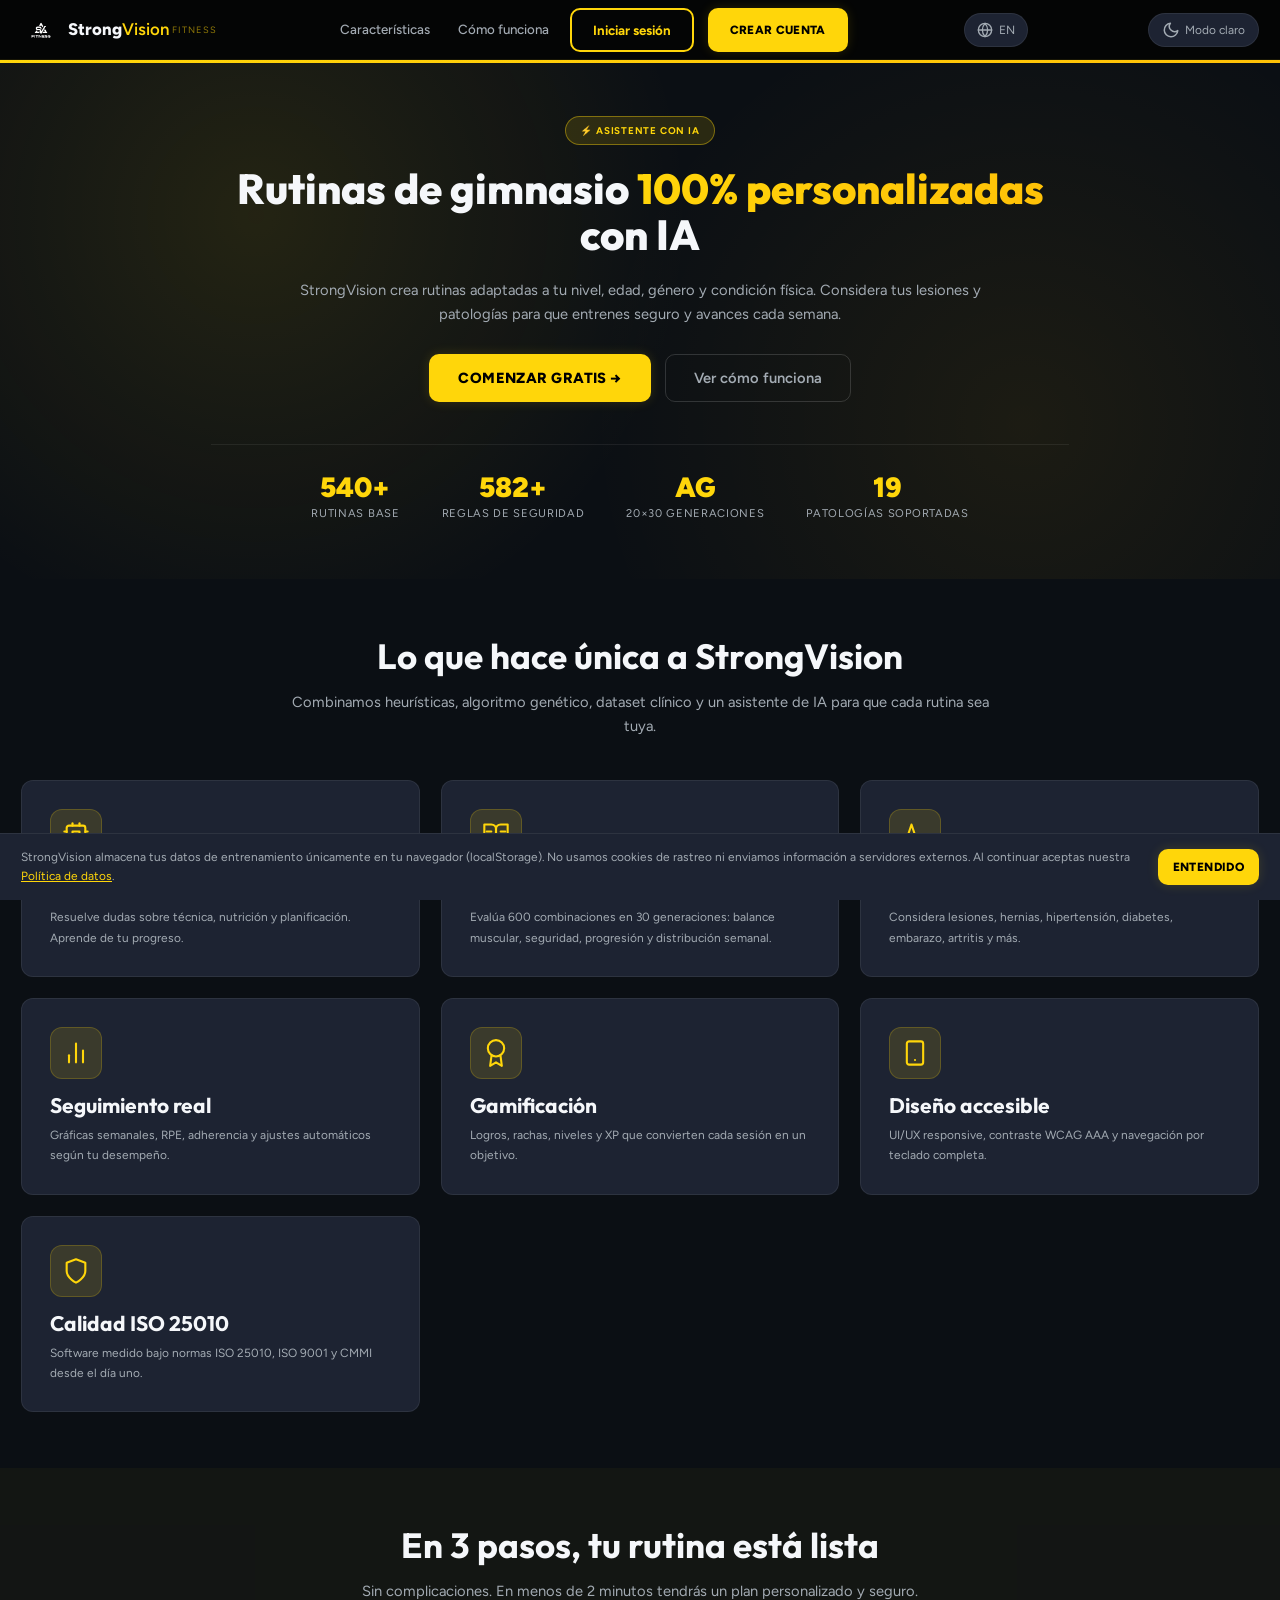
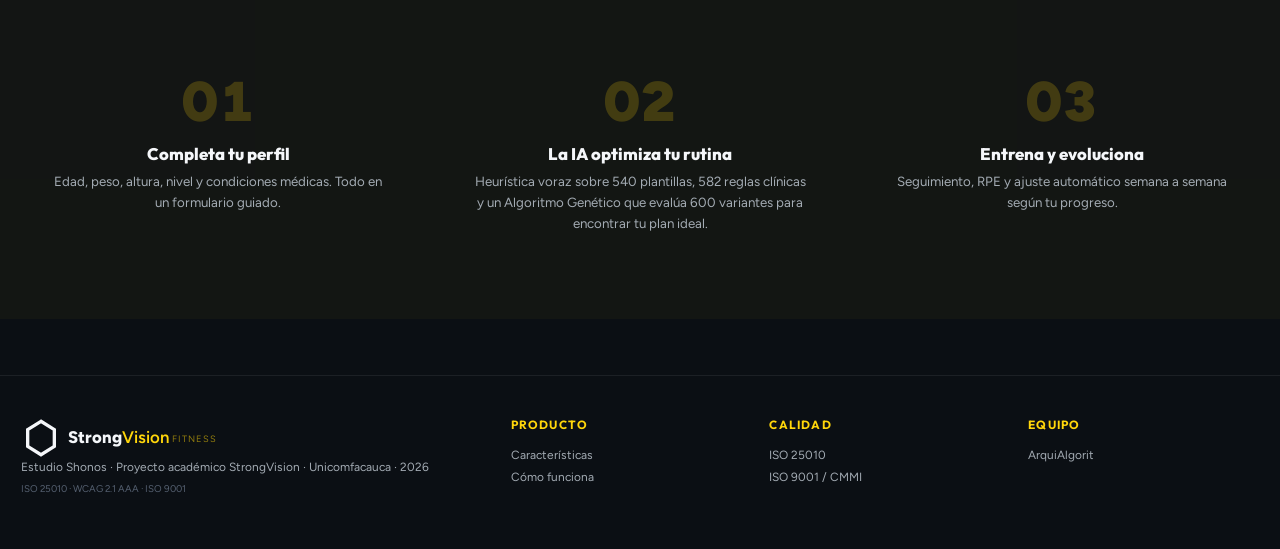
<file: pages/dashboard.html>
﻿<!DOCTYPE html>
<html lang="es" data-theme="dark">
<head>
    <meta charset="UTF-8">
    <script>try{var t=localStorage.getItem('sv-theme');if(t)document.documentElement.setAttribute('data-theme',t);}catch(e){}</script>
    <meta name="viewport" content="width=device-width, initial-scale=1.0">
    <title>Dashboard - StrongVision</title>
    <link rel="stylesheet" href="../css/styles.css">
    <link rel="stylesheet" href="../css/auth.css">
    <link rel="stylesheet" href="../css/dashboard.css">
    <link rel="stylesheet" href="../css/gym-bg.css">
    <meta name="theme-color" content="#0D0D0D">
    <link rel="manifest" href="../manifest.json">
    <link rel="preconnect" href="https://fonts.googleapis.com">
    <link rel="preconnect" href="https://fonts.gstatic.com" crossorigin>
    <link href="https://fonts.googleapis.com/css2?family=Outfit:wght@400;500;600;700;800;900&family=Figtree:wght@400;500;600;700&display=swap" rel="stylesheet">
    <style>
        @media (prefers-reduced-motion: reduce) { .dash-tab-panel.active { animation: none; } }
        @media (max-width: 400px) { .dash-tab-btn .tab-label { display: none; } }

        /* ===== TABS ===== */
        .dash-tabs-bar {
            background: rgba(4,4,12,0.40) !important;
            backdrop-filter: blur(16px) !important;
            -webkit-backdrop-filter: blur(16px) !important;
            border-bottom-color: rgba(255,255,255,0.08) !important;
        }
        [data-theme="light"] .dash-tabs-bar {
            background: rgba(255,255,255,0.92) !important;
            backdrop-filter: blur(12px) !important;
            -webkit-backdrop-filter: blur(12px) !important;
            border-bottom-color: rgba(0,0,0,0.09) !important;
        }

        /* ===== MOTIVATIONAL BANNER ===== */
        .motivational-banner {
            background: rgba(255,214,10,0.07) !important;
            backdrop-filter: blur(16px) !important;
            -webkit-backdrop-filter: blur(16px) !important;
            border-color: rgba(255,214,10,0.18) !important;
        }
        [data-theme="light"] .motivational-banner {
            background: linear-gradient(90deg, rgba(245,200,0,0.12) 0%, rgba(245,243,240,0.80) 100%) !important;
            backdrop-filter: none !important;
            -webkit-backdrop-filter: none !important;
            border-color: rgba(245,200,0,0.30) !important;
            border-left: 3px solid rgba(245,200,0,0.60) !important;
        }

        /* ===== PAGE HEADER hero — big heading on background, same as rutina/biblioteca ===== */
        .page-header h1 { text-shadow: 0 2px 20px rgba(0,0,0,0.6); }
        [data-theme="light"] .page-header h1 { text-shadow: none; }
        .dash-hero-actions .btn-lg { font-size: var(--fs-md) !important; }

        /* ===== STAT CARDS — bigger values to match visual weight of rutina plan stats ===== */
        .stat-grid .stat-card { padding: 1.4rem 1.5rem !important; }
        .stat-grid .stat-card .stat-value { font-size: 2.4rem !important; line-height: 1 !important; }
        .stat-grid .stat-card .stat-value small { font-size: var(--fs-sm) !important; font-weight: 600 !important; }
        .stat-grid .stat-card .stat-icon { margin-bottom: 0.6rem !important; }

        /* Page container breathing room */
        #main-content.page-container { padding: 1.8rem 2rem !important; gap: 1.4rem !important; }

        /* SVG icon helpers */
        .hero-icon { color: var(--y); display: inline-flex; align-items: center; flex-shrink: 0; }
        .motiv-icon { display: inline-flex; align-items: center; color: var(--y); flex-shrink: 0; }
        .gami-ico { display: inline-flex; align-items: center; color: var(--y); vertical-align: middle; margin-right: 2px; }
        .alert .icon { display: flex; align-items: center; justify-content: center; flex-shrink: 0; font-size: 0; }
        .alert .icon svg { width: 18px; height: 18px; }
        .empty-state .icon { display: flex; align-items: center; justify-content: center; margin: 0 auto 1rem; font-size: 0; }
        .empty-state .icon svg { width: 3rem; height: 3rem; opacity: 0.55; color: var(--t3); }
        .tag svg { flex-shrink: 0; opacity: 0.8; }
    </style>
</head>
<body class="app-body">
    <!-- Gym background slideshow -->
    <div id="dash-bg">
        <div class="dbg-overlay"></div>
    </div>

    <a href="#main-content" class="skip-link">Saltar al contenido principal</a>

    <!-- SIDEBAR TOGGLE (mobile) -->
    <button id="sidebarToggle" onclick="toggleSidebar()" aria-label="Abrir menú lateral" style="display:none;position:fixed;top:14px;left:14px;z-index:70;width:40px;height:40px;background:var(--surface);border:1px solid var(--border);border-radius:10px;align-items:center;justify-content:center;flex-direction:column;gap:5px;cursor:pointer;">
        <span style="width:18px;height:2px;background:var(--t1);border-radius:1px;display:block;"></span>
        <span style="width:18px;height:2px;background:var(--t1);border-radius:1px;display:block;"></span>
        <span style="width:18px;height:2px;background:var(--t1);border-radius:1px;display:block;"></span>
    </button>

    <!-- SIDEBAR -->
    <aside class="sidebar" id="sidebar">
        <a href="../index.html" class="sb-logo" aria-label="Inicio StrongVision">
            <img src="../images/SV_Fitness_white.png" alt="StrongVision" class="sb-logo-img">
        </a>
        <nav class="sb-nav" aria-label="Menú principal">
            <a href="dashboard.html" class="nav-item active"><span class="nav-icon"><svg width="16" height="16" viewBox="0 0 24 24" fill="none" stroke="currentColor" stroke-width="2" stroke-linecap="round" stroke-linejoin="round"><path d="M3 9l9-7 9 7v11a2 2 0 0 1-2 2H5a2 2 0 0 1-2-2z"/><polyline points="9 22 9 12 15 12 15 22"/></svg></span> Inicio</a>
            <a href="rutina.html" class="nav-item"><span class="nav-icon"><svg width="16" height="16" viewBox="0 0 24 24" fill="none" stroke="currentColor" stroke-width="2" stroke-linecap="round" stroke-linejoin="round"><rect x="3" y="3" width="7" height="7" rx="1"/><rect x="14" y="3" width="7" height="7" rx="1"/><rect x="14" y="14" width="7" height="7" rx="1"/><rect x="3" y="14" width="7" height="7" rx="1"/></svg></span> Rutina</a>
            <a href="entrenamiento.html" class="nav-item"><span class="nav-icon"><svg width="16" height="16" viewBox="0 0 24 24" fill="none" stroke="currentColor" stroke-width="2" stroke-linecap="round" stroke-linejoin="round"><polygon points="13 2 3 14 12 14 11 22 21 10 12 10 13 2"/></svg></span> Entrenar</a>
            <a href="progreso.html" class="nav-item"><span class="nav-icon"><svg width="16" height="16" viewBox="0 0 24 24" fill="none" stroke="currentColor" stroke-width="2" stroke-linecap="round" stroke-linejoin="round"><polyline points="22 12 18 12 15 21 9 3 6 12 2 12"/></svg></span> Progreso</a>
            <a href="biblioteca.html" class="nav-item"><span class="nav-icon"><svg width="16" height="16" viewBox="0 0 24 24" fill="none" stroke="currentColor" stroke-width="2" stroke-linecap="round" stroke-linejoin="round"><path d="M2 3h6a4 4 0 0 1 4 4v14a3 3 0 0 0-3-3H2z"/><path d="M22 3h-6a4 4 0 0 0-4 4v14a3 3 0 0 1 3-3h7z"/></svg></span> Biblioteca</a>
            <a href="admin.html" class="nav-item admin-only-link" style="display:none"><span class="nav-icon"><svg width="16" height="16" viewBox="0 0 24 24" fill="none" stroke="currentColor" stroke-width="2" stroke-linecap="round" stroke-linejoin="round"><path d="M12 22s8-4 8-10V5l-8-3-8 3v7c0 6 8 10 8 10z"/></svg></span> Admin</a>
        </nav>
        <div class="sb-footer">
            <div class="user-row" onclick="window.location='mi-cuenta.html'" role="button" tabindex="0" aria-label="Ver perfil">
                <div class="u-avatar"><span id="avatarLetter">U</span></div>
                <div class="u-info">
                    <div class="u-name" id="sidebarUserName">Usuario</div>
                    <div class="u-role">Ver perfil</div>
                </div>
                <span class="u-chev" aria-hidden="true">▾</span>
            </div>
        </div>
    </aside>

    <!-- MAIN -->
    <div class="app-main">
        <header class="app-topbar">
            <div class="tb-left">
                <div class="tb-brand-bar">
                    <svg width="14" height="14" viewBox="0 0 24 24" fill="none" stroke="currentColor" stroke-width="2.5" stroke-linecap="round" stroke-linejoin="round" aria-hidden="true"><path d="M6 5v14"/><path d="M18 5v14"/><path d="M2 9h4"/><path d="M2 15h4"/><path d="M18 9h4"/><path d="M18 15h4"/><path d="M6 12h12"/></svg>
                    <span class="tb-app-name">StrongVision<small class="brand-fitness">fitness</small></span>
                    <span class="tb-brand-sep" aria-hidden="true">·</span>
                    <span class="tb-app-desc">Inicio</span>
                </div>
            </div>
            <div class="tb-right">
                <button class="theme-btn" id="themeBtn" onclick="toggleTheme()" aria-label="Cambiar tema">
                    <span id="themeIcon"><svg xmlns="http://www.w3.org/2000/svg" width="18" height="18" viewBox="0 0 24 24" fill="none" stroke="currentColor" stroke-width="2" stroke-linecap="round" stroke-linejoin="round"><path d="M21 12.79A9 9 0 1 1 11.21 3 7 7 0 0 0 21 12.79z"/></svg></span>
                    <span id="themeLabel">Modo claro</span>
                </button>
                <div class="notif-btn" aria-label="Notificaciones"><svg xmlns="http://www.w3.org/2000/svg" width="18" height="18" viewBox="0 0 24 24" fill="none" stroke="currentColor" stroke-width="2" stroke-linecap="round" stroke-linejoin="round"><path d="M18 8A6 6 0 0 0 6 8c0 7-3 9-3 9h18s-3-2-3-9"/><path d="M13.73 21a2 2 0 0 1-3.46 0"/></svg><span class="notif-dot" aria-hidden="true"></span></div>
                <div class="user-menu">
                    <div class="tb-avatar" id="userAvatar" aria-haspopup="true" aria-expanded="false" aria-label="Menú de usuario" style="cursor:pointer;">U</div>
                    <div class="user-dropdown" id="userDropdown" role="menu">
                        <a href="mi-cuenta.html" role="menuitem"><svg width="14" height="14" viewBox="0 0 24 24" fill="none" stroke="currentColor" stroke-width="2" stroke-linecap="round" stroke-linejoin="round"><path d="M20 21v-2a4 4 0 0 0-4-4H8a4 4 0 0 0-4 4v2"/><circle cx="12" cy="7" r="4"/></svg> Mi perfil</a>
                        <a href="logros.html" role="menuitem"><svg width="14" height="14" viewBox="0 0 24 24" fill="none" stroke="currentColor" stroke-width="2" stroke-linecap="round" stroke-linejoin="round"><circle cx="12" cy="8" r="6"/><path d="M15.477 12.89L17 22l-5-3-5 3 1.523-9.11"/></svg> Mis logros</a>
                        <a href="ajustes.html" role="menuitem"><svg width="14" height="14" viewBox="0 0 24 24" fill="none" stroke="currentColor" stroke-width="2" stroke-linecap="round" stroke-linejoin="round"><circle cx="12" cy="12" r="3"/><path d="M19.4 15a1.65 1.65 0 0 0 .33 1.82l.06.06a2 2 0 0 1-2.83 2.83l-.06-.06a1.65 1.65 0 0 0-1.82-.33 1.65 1.65 0 0 0-1 1.51V21a2 2 0 0 1-4 0v-.09A1.65 1.65 0 0 0 9 19.4a1.65 1.65 0 0 0-1.82.33l-.06.06a2 2 0 0 1-2.83-2.83l.06-.06A1.65 1.65 0 0 0 4.68 15a1.65 1.65 0 0 0-1.51-1H3a2 2 0 0 1 0-4h.09A1.65 1.65 0 0 0 4.6 9a1.65 1.65 0 0 0-.33-1.82l-.06-.06a2 2 0 0 1 2.83-2.83l.06.06A1.65 1.65 0 0 0 9 4.68a1.65 1.65 0 0 0 1-1.51V3a2 2 0 0 1 4 0v.09a1.65 1.65 0 0 0 1 1.51 1.65 1.65 0 0 0 1.82-.33l.06-.06a2 2 0 0 1 2.83 2.83l-.06.06A1.65 1.65 0 0 0 19.4 9a1.65 1.65 0 0 0 1.51 1H21a2 2 0 0 1 0 4h-.09a1.65 1.65 0 0 0-1.51 1z"/></svg> Ajustes</a>
                        <a href="admin.html" class="admin-only-link" style="display:none" role="menuitem"><svg width="14" height="14" viewBox="0 0 24 24" fill="none" stroke="currentColor" stroke-width="2" stroke-linecap="round" stroke-linejoin="round"><path d="M12 22s8-4 8-10V5l-8-3-8 3v7c0 6 8 10 8 10z"/></svg> Panel Admin</a>
                        <hr>
                        <button class="danger" onclick="cerrarSesionApp()" role="menuitem"><svg width="14" height="14" viewBox="0 0 24 24" fill="none" stroke="currentColor" stroke-width="2" stroke-linecap="round" stroke-linejoin="round"><path d="M9 21H5a2 2 0 0 1-2-2V5a2 2 0 0 1 2-2h4"/><polyline points="16 17 21 12 16 7"/><line x1="21" y1="12" x2="9" y2="12"/></svg> Cerrar sesión</button>
                    </div>
                </div>
            </div>
        </header>

        <!-- CONTENIDO -->
        <main id="main-content" class="page-container">

        <!-- HERO BIENVENIDA — page-header style igual que biblioteca/progreso/rutina -->
        <div class="page-header" style="margin-bottom:0.6rem;">
            <h1><span id="heroGreeting">¡Hola,</span> <span id="userName">atleta</span>! <span class="hero-icon" style="display:inline-flex;align-items:center;vertical-align:middle;"><svg width="32" height="32" viewBox="0 0 24 24" fill="none" stroke="currentColor" stroke-width="2" stroke-linecap="round" stroke-linejoin="round"><path d="M6 5v14"/><path d="M18 5v14"/><path d="M2 9h4"/><path d="M2 15h4"/><path d="M18 9h4"/><path d="M18 15h4"/><path d="M6 12h12"/></svg></span></h1>
            <p id="welcomeMsg" style="font-size:var(--fs-md);color:var(--t2);max-width:700px;">Bienvenido a tu centro de entrenamiento personalizado.</p>
        </div>
        <div class="dash-hero-actions" style="display:flex;flex-wrap:wrap;gap:0.6rem;margin-bottom:0.4rem;">
            <button class="btn btn-primary btn-lg" id="btnEntrenar"><svg width="16" height="16" viewBox="0 0 24 24" fill="none" stroke="currentColor" stroke-width="2.5" stroke-linecap="round" stroke-linejoin="round"><polygon points="13 2 3 14 12 14 11 22 21 10 12 10 13 2"/></svg> <span id="btnEntrenarLabel">Iniciar entrenamiento</span></button>
            <a href="rutina.html" class="btn btn-secondary btn-lg" id="btnVerRutina">Ver mi rutina</a>
        </div>

        <!-- ESTADÍSTICAS RÁPIDAS -->
        <div class="stat-grid">
            <div class="stat-card">
                <div class="stat-icon"><svg xmlns="http://www.w3.org/2000/svg" width="20" height="20" viewBox="0 0 24 24" fill="none" stroke="currentColor" stroke-width="2" stroke-linecap="round" stroke-linejoin="round"><path d="M6 5v14"/><path d="M18 5v14"/><path d="M2 9h4"/><path d="M2 15h4"/><path d="M18 9h4"/><path d="M18 15h4"/><path d="M6 12h12"/></svg></div>
                <div class="stat-label">Sesiones totales</div>
                <div class="stat-value" id="statSesiones">0</div>
            </div>
            <div class="stat-card">
                <div class="stat-icon"><svg xmlns="http://www.w3.org/2000/svg" width="20" height="20" viewBox="0 0 24 24" fill="none" stroke="currentColor" stroke-width="2" stroke-linecap="round" stroke-linejoin="round"><rect x="3" y="4" width="18" height="18" rx="2"/><line x1="16" y1="2" x2="16" y2="6"/><line x1="8" y1="2" x2="8" y2="6"/><line x1="3" y1="10" x2="21" y2="10"/></svg></div>
                <div class="stat-label">Esta semana</div>
                <div class="stat-value" id="statSemana">0 <small>/ 0</small></div>
            </div>
            <div class="stat-card">
                <div class="stat-icon"><svg xmlns="http://www.w3.org/2000/svg" width="20" height="20" viewBox="0 0 24 24" fill="none" stroke="currentColor" stroke-width="2" stroke-linecap="round" stroke-linejoin="round"><path d="M8.5 14.5A2.5 2.5 0 0 0 11 12c0-1.38-.5-2-1-3-1.072-2.143-.224-4.054 2-6 .5 2.5 2 4.9 4 6.5 2 1.6 3 3.5 3 5.5a7 7 0 1 1-14 0c0-1.153.433-2.294 1-3a2.5 2.5 0 0 0 2.5 2.5z"/></svg></div>
                <div class="stat-label">Racha actual</div>
                <div class="stat-value" id="statRacha">0 <small>días</small></div>
            </div>
            <div class="stat-card">
                <div class="stat-icon"><svg xmlns="http://www.w3.org/2000/svg" width="20" height="20" viewBox="0 0 24 24" fill="none" stroke="currentColor" stroke-width="2" stroke-linecap="round" stroke-linejoin="round"><circle cx="12" cy="12" r="10"/><circle cx="12" cy="12" r="6"/><circle cx="12" cy="12" r="2"/></svg></div>
                <div class="stat-label">Adherencia</div>
                <div class="stat-value" id="statAdherencia">0<small>%</small></div>
            </div>
        </div>

        <!-- TABS INTERNOS -->
        <div class="dash-tabs-bar" role="tablist">
            <button class="dash-tab-btn active" data-tab="semana" role="tab" aria-selected="true">
                <svg viewBox="0 0 24 24" fill="none" stroke="currentColor" stroke-width="2" stroke-linecap="round" stroke-linejoin="round"><rect x="3" y="4" width="18" height="18" rx="2"/><line x1="16" y1="2" x2="16" y2="6"/><line x1="8" y1="2" x2="8" y2="6"/><line x1="3" y1="10" x2="21" y2="10"/></svg>
                <span class="tab-label">Mi semana</span>
            </button>
            <button class="dash-tab-btn" data-tab="sugerencias" role="tab" aria-selected="false">
                <svg viewBox="0 0 24 24" fill="none" stroke="currentColor" stroke-width="2" stroke-linecap="round" stroke-linejoin="round"><circle cx="12" cy="12" r="10"/><line x1="12" y1="8" x2="12" y2="12"/><line x1="12" y1="16" x2="12.01" y2="16"/></svg>
                <span class="tab-label">Sugerencias</span>
            </button>
            <button class="dash-tab-btn" data-tab="logros" role="tab" aria-selected="false">
                <svg viewBox="0 0 24 24" fill="none" stroke="currentColor" stroke-width="2" stroke-linecap="round" stroke-linejoin="round"><path d="M6 9H4.5a2.5 2.5 0 0 1 0-5H6"/><path d="M18 9h1.5a2.5 2.5 0 0 0 0-5H18"/><path d="M4 22h16"/><path d="M10 14.66V17c0 .55-.47.98-.97 1.21C7.85 18.75 7 20.24 7 22"/><path d="M14 14.66V17c0 .55.47.98.97 1.21C16.15 18.75 17 20.24 17 22"/><path d="M18 2H6v7a6 6 0 0 0 12 0V2z"/></svg>
                <span class="tab-label">Logros</span>
            </button>
        </div>

        <!-- ===== TAB: MI SEMANA ===== -->
        <div id="tab-semana" class="dash-tab-panel active" role="tabpanel">
            <!-- Banner motivacional -->
            <div class="motivational-banner" id="motivBanner" style="display:none">
                <span class="motiv-icon"><svg width="20" height="20" viewBox="0 0 24 24" fill="none" stroke="currentColor" stroke-width="2" stroke-linecap="round" stroke-linejoin="round"><path d="M9 18h6"/><path d="M10 22h4"/><path d="M15.09 14c.18-.98.65-1.74 1.41-2.5A4.65 4.65 0 0 0 18 8 6 6 0 0 0 6 8c0 1 .23 2.23 1.5 3.5A4.61 4.61 0 0 1 8.91 14"/></svg></span>
                <span id="motivText">¡Una rutina personalizada está a un clic de distancia!</span>
            </div>

            <!-- Rutina activa -->
            <div class="card" id="rutinaActivaCard">
                <div class="card-header">
                    <div>
                        <h2>Tu rutina de esta semana</h2>
                        <p class="card-subtitle">Heurística Voraz · Filtro Clínico · Algoritmo Genético · Heurística Evolutiva</p>
                    </div>
                    <a href="rutina.html" class="btn btn-secondary btn-sm">Ver completa →</a>
                </div>
                <div id="rutinaContenido">
                    <div class="empty-state">
                        <div class="icon"><svg viewBox="0 0 24 24" fill="none" stroke="currentColor" stroke-width="1.5" stroke-linecap="round" stroke-linejoin="round"><circle cx="12" cy="12" r="10"/><circle cx="12" cy="12" r="6"/><circle cx="12" cy="12" r="2"/></svg></div>
                        <h3>Aún no tienes rutina</h3>
                        <p>Completa tu perfil físico y deja que nuestra IA cree un plan adaptado a ti.</p>
                        <a href="perfil.html" class="btn btn-primary">Completar perfil</a>
                    </div>
                </div>
            </div>
        </div>

        <!-- ===== TAB: SUGERENCIAS ===== -->
        <div id="tab-sugerencias" class="dash-tab-panel" role="tabpanel">
            <div id="sugerenciasContenido"></div>
        </div>

        <!-- ===== TAB: LOGROS ===== -->
        <div id="tab-logros" class="dash-tab-panel" role="tabpanel">
            <div class="gami-compact">
                <div class="gami-compact-top">
                    <span><span class="gami-ico"><svg width="14" height="14" viewBox="0 0 24 24" fill="currentColor" stroke="none"><polygon points="12 2 15.09 8.26 22 9.27 17 14.14 18.18 21.02 12 17.77 5.82 21.02 7 14.14 2 9.27 8.91 8.26 12 2"/></svg></span> Nivel <strong id="gamiNivel">1</strong></span>
                    <span style="color: var(--color-text-muted); font-size: var(--fs-xs);"><span id="gamiXP">0</span> / <span id="gamiXPNext">100</span> XP</span>
                    <span id="gamiStreak" style="display:none; color: var(--color-warning, #f59e0b);"><span class="gami-ico"><svg width="14" height="14" viewBox="0 0 24 24" fill="none" stroke="currentColor" stroke-width="2" stroke-linecap="round" stroke-linejoin="round"><path d="M8.5 14.5A2.5 2.5 0 0 0 11 12c0-1.38-.5-2-1-3-1.072-2.143-.224-4.054 2-6 .5 2.5 2 4.9 4 6.5 2 1.6 3 3.5 3 5.5a7 7 0 1 1-14 0c0-1.153.433-2.294 1-3a2.5 2.5 0 0 0 2.5 2.5z"/></svg></span> <strong id="gamiStreakNum">0</strong> días</span>
                </div>
                <div class="gami-progress" aria-label="Progreso de nivel" style="margin-bottom: var(--sp-md);">
                    <div class="gami-progress-fill" id="gamiBar" style="width: 0%"></div>
                </div>
                <a href="logros.html" class="btn btn-secondary btn-sm" style="width:100%; justify-content:center;">
                    <svg width="14" height="14" viewBox="0 0 24 24" fill="none" stroke="currentColor" stroke-width="2" stroke-linecap="round" stroke-linejoin="round"><path d="M6 9H4.5a2.5 2.5 0 0 1 0-5H6"/><path d="M18 9h1.5a2.5 2.5 0 0 0 0-5H18"/><path d="M4 22h16"/><path d="M10 14.66V17c0 .55-.47.98-.97 1.21C7.85 18.75 7 20.24 7 22"/><path d="M14 14.66V17c0 .55.47.98.97 1.21C16.15 18.75 17 20.24 17 22"/><path d="M18 2H6v7a6 6 0 0 0 12 0V2z"/></svg> Ver todos mis logros
                </a>
            </div>
            <div id="logrosPreview"></div>
        </div>


    </main>
    </div><!-- /app-main -->

    <!-- TOAST -->
    <div id="toast" class="toast" role="status" aria-live="polite"></div>

    <script src="../data/ejercicios-data.js"></script>
    <script src="../data/filtros-data.js"></script>
    <script src="../data/heuristicas-data.js"></script>
    <script src="../js/storage.js"></script>
    <script src="../js/auth.js"></script>
    <script src="../js/nav-admin.js"></script>
    <script src="../js/ia-engine.js"></script>
    <script src="../js/main.js"></script>
    <script src="../js/dashboard.js"></script>
    <script src="../js/user-ai-sidebar.js"></script>
    <script>
        // ===== Lógica de pestañas internas =====
        document.querySelectorAll('.dash-tab-btn').forEach(btn => {
            btn.addEventListener('click', () => {
                const target = btn.dataset.tab;
                document.querySelectorAll('.dash-tab-btn').forEach(b => {
                    b.classList.remove('active');
                    b.setAttribute('aria-selected', 'false');
                });
                document.querySelectorAll('.dash-tab-panel').forEach(p => p.classList.remove('active'));
                btn.classList.add('active');
                btn.setAttribute('aria-selected', 'true');
                document.getElementById('tab-' + target).classList.add('active');
            });
        });

    </script>
    <script src="../js/gym-bg.js"></script>
<script src="../js/notificaciones.js"></script>
<script src="../js/i18n.js"></script>
</body>
</html>
</file>
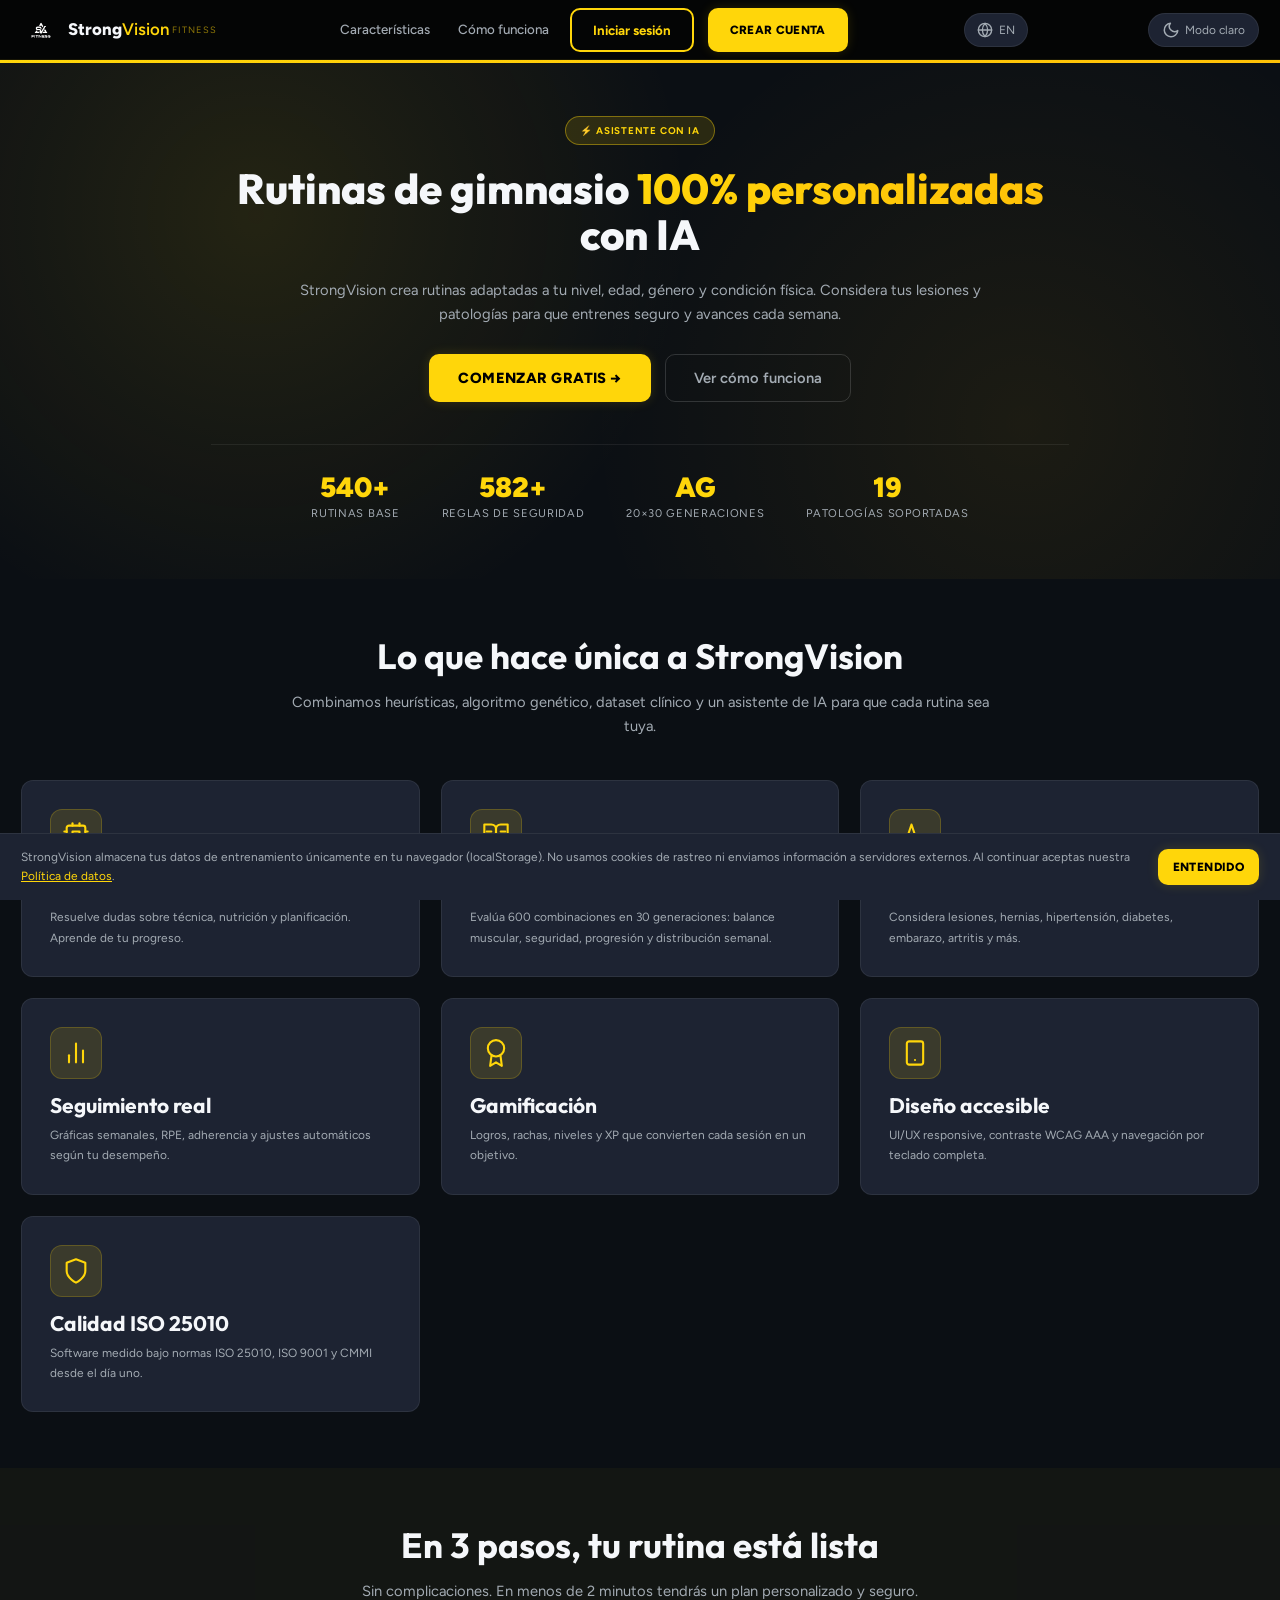
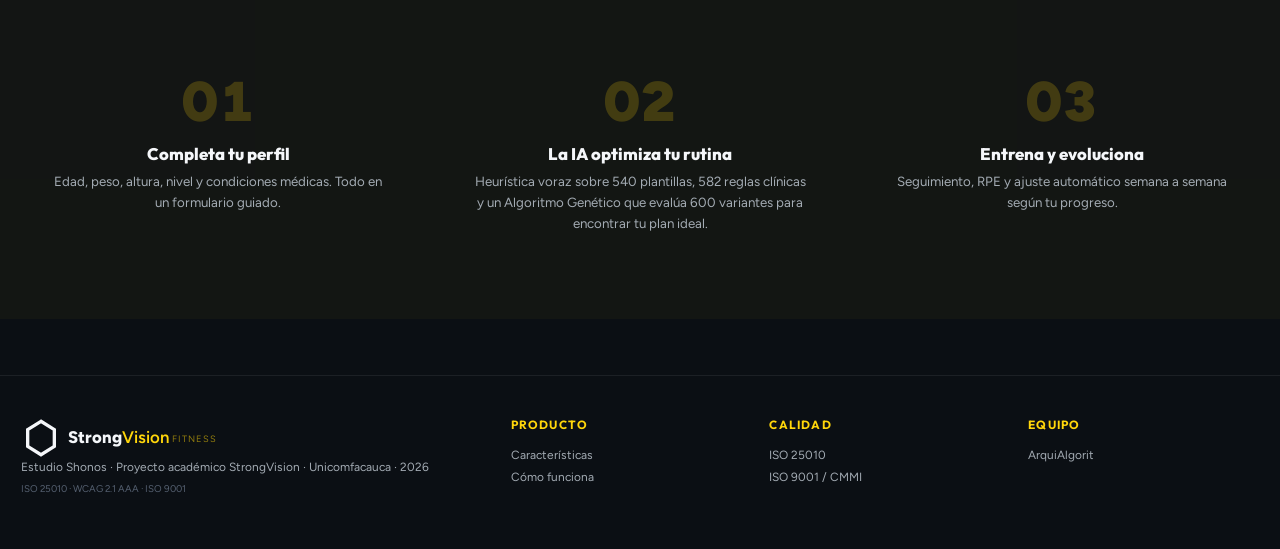
<file: pages/entrenamiento.html>
﻿<!DOCTYPE html>
<html lang="es" data-theme="dark">
<head>
    <meta charset="UTF-8">
    <script>try{var t=localStorage.getItem('sv-theme');if(t)document.documentElement.setAttribute('data-theme',t);}catch(e){}</script>
    <meta name="viewport" content="width=device-width, initial-scale=1.0">
    <title>Entrenar - StrongVision</title>
    <link rel="stylesheet" href="../css/styles.css">
    <link rel="stylesheet" href="../css/auth.css">
    <link rel="stylesheet" href="../css/dashboard.css">
    <link rel="stylesheet" href="../css/gym-bg.css">
    <meta name="theme-color" content="#0D0D0D">
    <link rel="manifest" href="../manifest.json">
    <link rel="preconnect" href="https://fonts.googleapis.com">
    <link rel="preconnect" href="https://fonts.gstatic.com" crossorigin>
    <link href="https://fonts.googleapis.com/css2?family=Outfit:wght@400;500;600;700;800;900&family=Figtree:wght@400;500;600;700&display=swap" rel="stylesheet">
</head>
<body class="app-body workout-page">
    <!-- Gym background slideshow — consistent with all app pages -->
    <div id="dash-bg">
        <div class="dbg-overlay"></div>
    </div>

    <!-- Training background slideshow — activo solo durante sesión de entrenamiento -->
    <div id="training-bg">
        <div class="trbg-overlay"></div>
    </div>

    <!-- Topbar exclusivo del modo entrenamiento -->
    <div id="workout-topbar">
        <div class="wt-brand">
            <img src="../images/SV_Fitness_white.png" alt="StrongVision" class="wt-logo">
        </div>
        <div id="wtProgress" class="wt-progress"></div>
        <button class="wt-exit-btn" onclick="salirModoWorkout()">
            <svg width="14" height="14" viewBox="0 0 24 24" fill="none" stroke="currentColor" stroke-width="2.5" stroke-linecap="round" stroke-linejoin="round"><line x1="18" y1="6" x2="6" y2="18"/><line x1="6" y1="6" x2="18" y2="18"/></svg>
            Salir
        </button>
    </div>

    <a href="#main-content" class="skip-link">Saltar al contenido principal</a>
    <button id="sidebarToggle" onclick="toggleSidebar()" aria-label="Abrir menú lateral" style="display:none;position:fixed;top:14px;left:14px;z-index:70;width:40px;height:40px;background:var(--surface);border:1px solid var(--border);border-radius:10px;align-items:center;justify-content:center;flex-direction:column;gap:5px;cursor:pointer;">
        <span style="width:18px;height:2px;background:var(--t1);border-radius:1px;display:block;"></span>
        <span style="width:18px;height:2px;background:var(--t1);border-radius:1px;display:block;"></span>
        <span style="width:18px;height:2px;background:var(--t1);border-radius:1px;display:block;"></span>
    </button>
    <aside class="sidebar" id="sidebar">
        <a href="../index.html" class="sb-logo" aria-label="Inicio StrongVision">
            <img src="../images/SV_Fitness_white.png" alt="StrongVision" class="sb-logo-img">
        </a>
        <nav class="sb-nav" aria-label="Menú principal">
            <a href="dashboard.html" class="nav-item"><span class="nav-icon"><svg width="16" height="16" viewBox="0 0 24 24" fill="none" stroke="currentColor" stroke-width="2" stroke-linecap="round" stroke-linejoin="round"><path d="M3 9l9-7 9 7v11a2 2 0 0 1-2 2H5a2 2 0 0 1-2-2z"/><polyline points="9 22 9 12 15 12 15 22"/></svg></span> Inicio</a>
            <a href="rutina.html" class="nav-item"><span class="nav-icon"><svg width="16" height="16" viewBox="0 0 24 24" fill="none" stroke="currentColor" stroke-width="2" stroke-linecap="round" stroke-linejoin="round"><rect x="3" y="3" width="7" height="7" rx="1"/><rect x="14" y="3" width="7" height="7" rx="1"/><rect x="14" y="14" width="7" height="7" rx="1"/><rect x="3" y="14" width="7" height="7" rx="1"/></svg></span> Rutina</a>
            <a href="entrenamiento.html" class="nav-item active"><span class="nav-icon"><svg width="16" height="16" viewBox="0 0 24 24" fill="none" stroke="currentColor" stroke-width="2" stroke-linecap="round" stroke-linejoin="round"><polygon points="13 2 3 14 12 14 11 22 21 10 12 10 13 2"/></svg></span> Entrenar</a>
            <a href="progreso.html" class="nav-item"><span class="nav-icon"><svg width="16" height="16" viewBox="0 0 24 24" fill="none" stroke="currentColor" stroke-width="2" stroke-linecap="round" stroke-linejoin="round"><polyline points="22 12 18 12 15 21 9 3 6 12 2 12"/></svg></span> Progreso</a>
            <a href="biblioteca.html" class="nav-item"><span class="nav-icon"><svg width="16" height="16" viewBox="0 0 24 24" fill="none" stroke="currentColor" stroke-width="2" stroke-linecap="round" stroke-linejoin="round"><path d="M2 3h6a4 4 0 0 1 4 4v14a3 3 0 0 0-3-3H2z"/><path d="M22 3h-6a4 4 0 0 0-4 4v14a3 3 0 0 1 3-3h7z"/></svg></span> Biblioteca</a>
            <a href="admin.html" class="nav-item admin-only-link" style="display:none"><span class="nav-icon"><svg width="16" height="16" viewBox="0 0 24 24" fill="none" stroke="currentColor" stroke-width="2" stroke-linecap="round" stroke-linejoin="round"><path d="M12 22s8-4 8-10V5l-8-3-8 3v7c0 6 8 10 8 10z"/></svg></span> Admin</a>
        </nav>
        <div class="sb-footer">
            <div class="user-row" onclick="window.location='mi-cuenta.html'" role="button" tabindex="0">
                <div class="u-avatar"><span id="avatarLetter">U</span></div>
                <div class="u-info">
                    <div class="u-name" id="sidebarUserName">Usuario</div>
                    <div class="u-role">Ver perfil</div>
                </div>
                <span class="u-chev" aria-hidden="true">▾</span>
            </div>
        </div>
    </aside>
    <div class="app-main">
        <header class="app-topbar">
            <div class="tb-left">
                <h1 id="pageTitle">Entrenar</h1>
            </div>
            <div class="tb-right">
                <button class="theme-btn" onclick="toggleTheme()" aria-label="Cambiar tema">
                    <span id="themeIcon"><svg xmlns="http://www.w3.org/2000/svg" width="18" height="18" viewBox="0 0 24 24" fill="none" stroke="currentColor" stroke-width="2" stroke-linecap="round" stroke-linejoin="round"><path d="M21 12.79A9 9 0 1 1 11.21 3 7 7 0 0 0 21 12.79z"/></svg></span>
                    <span id="themeLabel">Modo claro</span>
                </button>
                <div class="notif-btn" aria-label="Notificaciones"><svg xmlns="http://www.w3.org/2000/svg" width="18" height="18" viewBox="0 0 24 24" fill="none" stroke="currentColor" stroke-width="2" stroke-linecap="round" stroke-linejoin="round"><path d="M18 8A6 6 0 0 0 6 8c0 7-3 9-3 9h18s-3-2-3-9"/><path d="M13.73 21a2 2 0 0 1-3.46 0"/></svg><span class="notif-dot" aria-hidden="true"></span></div>
                <div class="user-menu">
                    <div class="tb-avatar" id="userAvatar" aria-haspopup="true" aria-expanded="false" aria-label="Menú de usuario" style="cursor:pointer;">U</div>
                    <div class="user-dropdown" id="userDropdown" role="menu">
                        <a href="mi-cuenta.html" role="menuitem"><svg width="14" height="14" viewBox="0 0 24 24" fill="none" stroke="currentColor" stroke-width="2" stroke-linecap="round" stroke-linejoin="round"><path d="M20 21v-2a4 4 0 0 0-4-4H8a4 4 0 0 0-4 4v2"/><circle cx="12" cy="7" r="4"/></svg> Mi perfil</a>
                        <a href="logros.html" role="menuitem"><svg width="14" height="14" viewBox="0 0 24 24" fill="none" stroke="currentColor" stroke-width="2" stroke-linecap="round" stroke-linejoin="round"><circle cx="12" cy="8" r="6"/><path d="M15.477 12.89L17 22l-5-3-5 3 1.523-9.11"/></svg> Mis logros</a>
                        <a href="ajustes.html" role="menuitem"><svg width="14" height="14" viewBox="0 0 24 24" fill="none" stroke="currentColor" stroke-width="2" stroke-linecap="round" stroke-linejoin="round"><circle cx="12" cy="12" r="3"/><path d="M19.4 15a1.65 1.65 0 0 0 .33 1.82l.06.06a2 2 0 0 1-2.83 2.83l-.06-.06a1.65 1.65 0 0 0-1.82-.33 1.65 1.65 0 0 0-1 1.51V21a2 2 0 0 1-4 0v-.09A1.65 1.65 0 0 0 9 19.4a1.65 1.65 0 0 0-1.82.33l-.06.06a2 2 0 0 1-2.83-2.83l.06-.06A1.65 1.65 0 0 0 4.68 15a1.65 1.65 0 0 0-1.51-1H3a2 2 0 0 1 0-4h.09A1.65 1.65 0 0 0 4.6 9a1.65 1.65 0 0 0-.33-1.82l-.06-.06a2 2 0 0 1 2.83-2.83l.06.06A1.65 1.65 0 0 0 9 4.68a1.65 1.65 0 0 0 1-1.51V3a2 2 0 0 1 4 0v.09a1.65 1.65 0 0 0 1 1.51 1.65 1.65 0 0 0 1.82-.33l.06-.06a2 2 0 0 1 2.83 2.83l-.06.06A1.65 1.65 0 0 0 19.4 9a1.65 1.65 0 0 0 1.51 1H21a2 2 0 0 1 0 4h-.09a1.65 1.65 0 0 0-1.51 1z"/></svg> Ajustes</a>
                        <a href="admin.html" class="admin-only-link" style="display:none" role="menuitem"><svg width="14" height="14" viewBox="0 0 24 24" fill="none" stroke="currentColor" stroke-width="2" stroke-linecap="round" stroke-linejoin="round"><path d="M12 22s8-4 8-10V5l-8-3-8 3v7c0 6 8 10 8 10z"/></svg> Panel Admin</a>
                        <hr>
                        <button class="danger" onclick="cerrarSesionApp()" role="menuitem"><svg width="14" height="14" viewBox="0 0 24 24" fill="none" stroke="currentColor" stroke-width="2" stroke-linecap="round" stroke-linejoin="round"><path d="M9 21H5a2 2 0 0 1-2-2V5a2 2 0 0 1 2-2h4"/><polyline points="16 17 21 12 16 7"/><line x1="21" y1="12" x2="9" y2="12"/></svg> Cerrar sesión</button>
                    </div>
                </div>
            </div>
        </header>
    <main id="main-content" class="page-container">

        <div id="sinRutinaScreen" class="card" style="display:none;">
            <div class="empty-state">
                <div class="icon">💪</div>
                <h3>Aún no tienes una rutina</h3>
                <p>Genera tu rutina personalizada para empezar a entrenar.</p>
                <a href="rutina.html" class="btn btn-primary">Generar rutina</a>
            </div>
        </div>

        <div id="seleccionScreen" style="display:none;">
            <div class="sel-header">
                <h1 class="sel-title">Selecciona tu sesión</h1>
                <p class="sel-sub">Elige el día que quieres entrenar hoy</p>
            </div>
            <div id="diasSeleccion"></div>
        </div>

        <div id="previaScreen" class="card training-screen" style="display:none;">
            <!-- Encabezado centrado -->
            <div class="prev-hdr">
                <h1 id="previaTitulo">Día 1 - Pecho + Brazo</h1>
                <p id="previaSubtitulo" class="card-subtitle"></p>
            </div>
            <!-- Cuerpo en 2 columnas -->
            <div class="prev-grid">
                <!-- Izquierda: calentamiento + botones -->
                <div class="prev-col-left">
                    <div class="prev-warmup">
                        <div class="prev-warmup-hdr">
                            <div class="prev-warmup-ico">
                                <svg width="16" height="16" viewBox="0 0 24 24" fill="none" stroke="currentColor" stroke-width="2.5" stroke-linecap="round" stroke-linejoin="round"><polygon points="13 2 3 14 12 14 11 22 21 10 12 10 13 2"/></svg>
                            </div>
                            <div style="flex:1;">
                                <div class="prev-warmup-title" id="warmupTitle">Calentamiento</div>
                                <div class="prev-warmup-sub" id="warmupSub">5 – 10 min antes de empezar</div>
                            </div>
                            <span id="warmupProgress">0 / 0</span>
                        </div>
                        <ul class="checklist" id="calentamientoCheck"></ul>
                        <div id="warmupHint">
                            <svg width="12" height="12" viewBox="0 0 24 24" fill="none" stroke="currentColor" stroke-width="2.5" stroke-linecap="round" stroke-linejoin="round"><rect x="3" y="11" width="18" height="11" rx="2"/><path d="M7 11V7a5 5 0 0 1 10 0v4"/></svg>
                            <span id="warmupHintText"></span>
                        </div>
                    </div>
                    <div class="prev-actions">
                        <button class="btn btn-primary btn-lg" id="btnEmpezar" disabled style="opacity:0.45;cursor:not-allowed;">
                            <span id="btnEmpezarLabel">¡Listo! Empecemos</span>
                            <svg width="16" height="16" viewBox="0 0 24 24" fill="none" stroke="currentColor" stroke-width="2.5" stroke-linecap="round" stroke-linejoin="round"><polyline points="9 18 15 12 9 6"/></svg>
                        </button>
                        <button class="btn btn-ghost" id="btnVolverSeleccion" onclick="volverASeleccion()">
                            <svg width="14" height="14" viewBox="0 0 24 24" fill="none" stroke="currentColor" stroke-width="2.2" stroke-linecap="round" stroke-linejoin="round"><polyline points="15 18 9 12 15 6"/></svg>
                            <span id="btnVolverLabel">Volver a la selección</span>
                        </button>
                    </div>
                </div>
                <!-- Derecha: lista de ejercicios -->
                <div class="prev-col-right">
                    <div class="prev-section-hdr">
                        <span class="lbl">Ejercicios de la sesión</span>
                        <div class="sep"></div>
                        <span class="cnt" id="prevEjCount">0</span>
                    </div>
                    <div id="ejerciciosPreviewLista"></div>
                </div>
            </div>
        </div>

        <div id="ejercicioScreen" class="card training-screen" style="display:none;">
            <!-- Header: contador + grupo + barra abajo como separador -->
            <div class="ej-hdr">
                <div class="ej-hdr-row">
                    <span class="ej-counter" id="counterEjercicio">Ejercicio 1 de 7</span>
                    <span class="ej-grupo-pill" id="grupoEjercicio">PECHO</span>
                </div>
                <div class="ej-progress-track"><div id="progressBar" style="width:0%"></div></div>
            </div>
            <!-- Cuerpo con padding propio -->
            <div class="ej-body">
                <h2 class="training-exercise-name" id="nombreEjercicio">Press de banca</h2>
                <div class="training-meta">
                    <div class="training-meta-item">
                        <div class="label">Series</div>
                        <div class="value" id="metaSeries">4</div>
                    </div>
                    <div class="training-meta-item">
                        <div class="label">Reps</div>
                        <div class="value" id="metaReps">8-12</div>
                    </div>
                    <div class="training-meta-item">
                        <div class="label">Descanso</div>
                        <div class="value" id="metaDescanso">90s</div>
                    </div>
                </div>
                <div class="training-tecnica" id="tecnicaTexto">
                    Técnica: ejecuta con control en fase excéntrica y respiración coordinada.
                </div>
                <div id="serieRegistro">
                    <h3 id="serieHeader">Serie 1 de 4</h3>
                    <div class="form-row">
                        <div class="form-group">
                            <label for="inputReps">Reps realizadas</label>
                            <input type="number" id="inputReps" min="1" max="50" value="10">
                            <small class="field-hint" id="repsHint">Rango: 1 – 50 reps</small>
                        </div>
                        <div class="form-group">
                            <label for="inputPeso">Peso (kg)</label>
                            <input type="number" id="inputPeso" min="0" max="500" step="0.5" value="0">
                            <small class="field-hint" id="pesoEjHint">Rango: 0 – 500 kg</small>
                        </div>
                    </div>
                </div>
                <div class="training-actions">
                    <button class="btn btn-primary btn-lg" id="btnSerieCompleta">✓ Serie completada</button>
                    <button class="btn btn-secondary" id="btnVerTecnica">Ver técnica detallada</button>
                    <button class="btn btn-ghost" id="btnMolestia" style="color: var(--color-warning);">¿Sientes molestia?</button>
                    <button class="btn btn-ghost" id="btnSaltarEjercicio" style="opacity:0.6;">Saltar ejercicio</button>
                </div>
            </div>
        </div>

        <div id="descansoScreen" class="card training-screen rest-screen" style="display:none;">
            <div class="dia-num" style="color: var(--color-success);">DESCANSO</div>
            <h2 class="training-exercise-name">Recupera el aliento</h2>
            <div class="timer-display" id="timerDisplay">01:30</div>
            <p style="color: var(--color-text-muted);">Próxima serie / ejercicio cuando estés listo.</p>
            <div class="training-actions">
                <button class="btn btn-primary btn-lg" id="btnSaltarDescanso">Saltar descanso →</button>
                <button class="btn btn-ghost" id="btnAgregarTiempo">+30 segundos</button>
            </div>
        </div>

        <div id="resumenScreen" class="card training-screen" style="display:none;">
            <div class="res-trophy">
                <svg width="56" height="56" viewBox="0 0 24 24" fill="none" stroke="currentColor" stroke-width="1.5" stroke-linecap="round" stroke-linejoin="round">
                    <path d="M6 9H4a2 2 0 0 1-2-2V5a2 2 0 0 1 2-2h2"/>
                    <path d="M18 9h2a2 2 0 0 0 2-2V5a2 2 0 0 0-2-2h-2"/>
                    <path d="M6 3h12v7a6 6 0 0 1-12 0V3z"/>
                    <path d="M12 16v4"/>
                    <path d="M8 20h8"/>
                </svg>
            </div>
            <h1>¡Sesión completada!</h1>
            <p style="color: var(--color-text-muted); margin-bottom: var(--sp-xl);">Excelente trabajo. Aquí está tu resumen.</p>
            <div class="res-stats-grid" style="display: grid; grid-template-columns: repeat(auto-fit, minmax(140px, 1fr)); gap: var(--sp-md); margin-bottom: var(--sp-xl);">
                <div class="stat-card">
                    <div class="stat-label">Ejercicios</div>
                    <div class="stat-value"><span id="resEjercicios">0</span><small>/<span id="resTotal">0</span></small></div>
                </div>
                <div class="stat-card">
                    <div class="stat-label">Tiempo total</div>
                    <div class="stat-value" id="resTiempo">0<small>min</small></div>
                </div>
                <div class="stat-card">
                    <div class="stat-label">Calorías estimadas</div>
                    <div class="stat-value" id="resCalorias">0</div>
                </div>
                <div class="stat-card">
                    <div class="stat-label">XP ganada</div>
                    <div class="stat-value" id="resXP">+0</div>
                </div>
            </div>
            <div class="form-group" style="text-align: left; max-width: 500px; margin: 0 auto var(--sp-md);">
                <label>¿Cómo te sentiste? (RPE 1-10)</label>
                <div style="display: flex; gap: 4px; margin-top: 8px;">
                    <button type="button" class="rpe-btn" data-rpe="1">1</button>
                    <button type="button" class="rpe-btn" data-rpe="2">2</button>
                    <button type="button" class="rpe-btn" data-rpe="3">3</button>
                    <button type="button" class="rpe-btn" data-rpe="4">4</button>
                    <button type="button" class="rpe-btn" data-rpe="5">5</button>
                    <button type="button" class="rpe-btn" data-rpe="6">6</button>
                    <button type="button" class="rpe-btn" data-rpe="7">7</button>
                    <button type="button" class="rpe-btn" data-rpe="8">8</button>
                    <button type="button" class="rpe-btn" data-rpe="9">9</button>
                    <button type="button" class="rpe-btn" data-rpe="10">10</button>
                </div>
                <small class="hint">1 = muy fácil, 5 = moderado, 10 = al límite</small>
            </div>
            <div id="logroDesbloqueado" style="display:none;" class="alert success">
                <span class="icon">🏆</span>
                <div class="alert-content">
                    <strong>¡Logro desbloqueado!</strong>
                    <small id="logroTexto">-</small>
                </div>
            </div>
            <div class="training-actions">
                <button class="btn btn-primary btn-lg" id="btnFinalizar">Guardar y volver al inicio</button>
            </div>
        </div>
    </main>
    </div><!-- /app-main -->

    <div id="tecnicaModal" class="modal" role="dialog" aria-hidden="true">
        <div class="modal-overlay" onclick="cerrarTecnica()"></div>
        <div class="modal-content" role="document">
            <button class="modal-close" onclick="cerrarTecnica()">×</button>
            <h2 id="tecnicaTitulo">Técnica</h2>
            <div id="tecnicaContenido" style="line-height: 1.7;"></div>
        </div>
    </div>

    <div id="molestiaModal" class="modal" role="dialog" aria-hidden="true">
        <div class="modal-overlay" onclick="cerrarMolestia()"></div>
        <div class="modal-content" role="document">
            <button class="modal-close" onclick="cerrarMolestia()">×</button>
            <h2>Reportar molestia</h2>
            <p class="modal-sub">Indica la zona donde sientes molestia. Adaptaremos tu rutina.</p>
            <div class="form-group">
                <label>Zona afectada</label>
                <div class="radio-group" id="zonasMolestia">
                    <label class="radio-pill"><input type="radio" name="zona" value="lumbar"><span>Lumbar</span></label>
                    <label class="radio-pill"><input type="radio" name="zona" value="cervical"><span>Cervical</span></label>
                    <label class="radio-pill"><input type="radio" name="zona" value="hombro"><span>Hombro</span></label>
                    <label class="radio-pill"><input type="radio" name="zona" value="codo"><span>Codo</span></label>
                    <label class="radio-pill"><input type="radio" name="zona" value="muñeca"><span>Muñeca</span></label>
                    <label class="radio-pill"><input type="radio" name="zona" value="rodilla"><span>Rodilla</span></label>
                    <label class="radio-pill"><input type="radio" name="zona" value="cadera"><span>Cadera</span></label>
                    <label class="radio-pill"><input type="radio" name="zona" value="tobillo"><span>Tobillo</span></label>
                </div>
            </div>
            <div style="display: flex; gap: var(--sp-sm); margin-top: var(--sp-md);">
                <button class="btn btn-primary" id="confirmarMolestia">Confirmar y adaptar</button>
                <button class="btn btn-secondary" onclick="cerrarMolestia()">Cancelar</button>
            </div>
        </div>
    </div>

    <!-- Modal: confirmación in-app (reemplaza confirm() nativo) -->
    <div id="confirmModal" class="modal" role="dialog" aria-hidden="true">
        <div class="modal-overlay" onclick="confirmarNo()"></div>
        <div class="modal-content confirm-modal-box" role="document">
            <div class="confirm-icon-wrap" id="confirmIconWrap">
                <svg width="26" height="26" viewBox="0 0 24 24" fill="none" stroke="currentColor" stroke-width="2" stroke-linecap="round" stroke-linejoin="round"><circle cx="12" cy="12" r="10"/><line x1="12" y1="8" x2="12" y2="12"/><line x1="12" y1="16" x2="12.01" y2="16"/></svg>
            </div>
            <h3 id="confirmTitle" style="margin:0 0 .35rem;font-size:1.05rem;">¿Saltar ejercicio?</h3>
            <p id="confirmMsg" class="modal-sub" style="margin:0 0 1.5rem;font-size:.875rem;">Se registrará como omitido.</p>
            <div style="display:flex;gap:.75rem;">
                <button class="btn btn-secondary" onclick="confirmarNo()" style="flex:1;">Cancelar</button>
                <button class="btn btn-primary" id="confirmYesBtn" style="flex:1;">Confirmar</button>
            </div>
        </div>
    </div>

    <div id="toast" class="toast" role="status" aria-live="polite"></div>

    <style>
        /* ===== TRAINING BACKGROUND SLIDESHOW ===== */
        #training-bg {
            position: fixed;
            inset: 0;
            z-index: 2;
            overflow: hidden;
            opacity: 0;
            transition: opacity 1.8s ease;
            pointer-events: none;
        }
        body.training-bg-active #training-bg { opacity: 1; }

        .trbg-slide {
            position: absolute;
            inset: 0;
            background-size: cover;
            background-position: center;
            opacity: 0;
            transition: opacity 2.8s ease-in-out;
            transform: scale(1.07);
        }
        .trbg-slide.active {
            opacity: 1;
            animation: trbgZoom 22s ease-in-out forwards;
        }
        @keyframes trbgZoom {
            from { transform: scale(1.07); }
            to   { transform: scale(1.0); }
        }
        .trbg-overlay {
            position: absolute;
            inset: 0;
            background: linear-gradient(
                to bottom,
                rgba(4,4,12,0.70) 0%,
                rgba(4,4,12,0.80) 55%,
                rgba(4,4,12,0.93) 100%
            );
        }

        /* Durante sesión activa: app-main transparente para ver el fondo */
        body.workout-mode .app-main {
            background: transparent !important;
        }
        body.training-bg-active #main-content {
            background: transparent !important;
        }

        /* Training screens → vidrio oscuro sobre las imágenes */
        body.training-bg-active .training-screen {
            background: rgba(4,4,12,0.60) !important;
            backdrop-filter: blur(22px) !important;
            -webkit-backdrop-filter: blur(22px) !important;
            border: 1px solid rgba(255,255,255,0.09) !important;
        }
        /* En workout-mode la card ya es glass; ajustamos opacidad */
        body.workout-mode.training-bg-active .training-screen {
            background: rgba(4,4,12,0.55) !important;
        }

        .rpe-btn { flex:1; min-width:36px; padding:0.5rem; background:var(--color-bg-deep); border:1px solid var(--color-border); border-radius:var(--radius-sm); color:var(--color-text); font-weight:600; transition:all var(--transition-fast); }
        .rpe-btn:hover { border-color: var(--color-primary); }
        .rpe-btn.selected { background:var(--gradient-brand); color:var(--color-text-on-light); border-color:var(--color-primary); }

        /* ===== LAYOUT BASE ===== */
        #main-content { padding: 0; overflow: auto; }

        .training-screen {
            max-width: 100%;
            margin: 0;
            min-height: calc(100vh - 60px);
            padding: 2.5rem 3rem;
            display: flex;
            flex-direction: column;
            align-items: center;
        }

        .training-screen > * { width: 100%; max-width: 640px; }
        .training-screen > h1,
        .training-screen > h2,
        .training-screen > p,
        .training-screen > .card-subtitle { text-align: center; }

        /* ===== PANTALLA PREVIA — layout 2 columnas ===== */
        #previaScreen {
            align-items: stretch;
            padding: 2rem 2.5rem;
            gap: 0;
            justify-content: flex-start;
            min-height: calc(100vh - 60px);
        }
        #previaScreen > * { max-width: none; width: 100%; }

        /* Encabezado centrado */
        .prev-hdr {
            text-align: center;
            padding-bottom: 1.4rem;
            margin-bottom: 1.5rem;
            border-bottom: 1px solid rgba(255,255,255,0.07);
        }
        .prev-hdr h1 { font-size: 1.8rem; font-weight: 800; margin-bottom: 0.2rem; }
        .prev-hdr .card-subtitle { color: rgba(255,255,255,0.42); font-size: 0.88rem; }

        /* Grid 2 columnas */
        .prev-grid {
            display: grid;
            grid-template-columns: 1fr 1.5fr;
            gap: 2rem;
            align-items: start;
        }

        /* Columna izquierda */
        .prev-col-left { display: flex; flex-direction: column; gap: 1.2rem; }

        /* Bloque de calentamiento */
        .prev-warmup {
            background: rgba(255,255,255,0.04);
            border: 1px solid rgba(255,255,255,0.08);
            border-radius: 14px;
            padding: 1.1rem 1.15rem;
            backdrop-filter: blur(12px);
        }
        .prev-warmup-hdr {
            display: flex;
            align-items: center;
            gap: 0.75rem;
            margin-bottom: 0.85rem;
        }
        .prev-warmup-ico {
            width: 34px; height: 34px;
            background: rgba(255,214,10,0.1);
            border: 1px solid rgba(255,214,10,0.22);
            border-radius: 9px;
            display: flex; align-items: center; justify-content: center;
            color: var(--y);
            flex-shrink: 0;
        }
        .prev-warmup-title {
            font-size: 0.87rem;
            font-weight: 700;
            color: var(--t1);
            line-height: 1.2;
        }
        .prev-warmup-sub {
            font-size: 0.7rem;
            color: rgba(255,255,255,0.35);
            margin-top: 2px;
        }
        /* Checklist items dentro del warmup */
        .prev-warmup .checklist {
            margin: 0;
            padding: 0.6rem 0 0;
            list-style: none;
            display: flex;
            flex-direction: column;
            gap: 0.3rem;
            border-top: 1px solid rgba(255,255,255,0.07);
        }
        .prev-warmup .checklist li {
            display: flex;
            align-items: center;
            gap: 0.75rem;
            padding: 0.6rem 0.65rem;
            border-radius: 10px;
            cursor: pointer;
            font-size: 0.82rem;
            font-weight: 500;
            color: rgba(255,255,255,0.75);
            border: 1px solid transparent;
            transition: background 0.15s, border-color 0.15s, color 0.2s;
            user-select: none;
        }
        .prev-warmup .checklist li:hover {
            background: rgba(255,255,255,0.05);
            border-color: rgba(255,255,255,0.07);
        }
        .prev-warmup .checklist li::before {
            content: '';
            width: 19px; height: 19px;
            border: 2px solid rgba(255,255,255,0.22);
            border-radius: 50%;
            flex-shrink: 0;
            transition: all 0.2s ease;
            background: transparent;
            display: inline-block;
        }
        .prev-warmup .checklist li.done {
            color: rgba(255,255,255,0.55);
            background: rgba(34,197,94,0.06);
            border-color: rgba(34,197,94,0.18);
            text-decoration: none;
        }
        .prev-warmup .checklist li.done::before {
            content: '✓';
            font-size: 11px;
            font-weight: 900;
            color: #fff;
            text-align: center;
            line-height: 15px;
            border-color: #22c55e;
            background: #22c55e;
        }
        /* Hint debajo del checklist */
        #warmupHint {
            display: flex;
            align-items: center;
            gap: 6px;
            font-size: 0.69rem;
            color: rgba(255,214,10,0.72);
            margin-top: 8px;
            padding: 6px 10px;
            background: rgba(255,214,10,0.06);
            border: 1px solid rgba(255,214,10,0.15);
            border-radius: 8px;
        }
        /* Progreso warm-up */
        #warmupProgress {
            font-size: 0.67rem;
            font-weight: 700;
            color: rgba(255,255,255,0.35);
            margin-left: auto;
            letter-spacing: 0.04em;
        }
        /* Botón bloqueado — gris hasta completar warm-up */
        #btnEmpezar:disabled {
            background: rgba(255,255,255,0.1) !important;
            color: rgba(255,255,255,0.3) !important;
            border-color: rgba(255,255,255,0.1) !important;
            cursor: not-allowed;
            pointer-events: none;
            box-shadow: none !important;
        }
        /* Botón desbloqueado — amarillo vivo */
        #btnEmpezar:not(:disabled) {
            background: #FFE600 !important;
            color: #000 !important;
            filter: brightness(1.08);
            box-shadow: 0 4px 18px rgba(255,230,0,0.38) !important;
            animation: btnUnlock 0.3s cubic-bezier(0.34,1.56,0.64,1);
        }
        @keyframes btnUnlock {
            0%   { transform: scale(0.95); }
            70%  { transform: scale(1.03); }
            100% { transform: scale(1); }
        }
        /* Light mode — gris más visible */
        [data-theme="light"] #btnEmpezar:disabled {
            background: rgba(0,0,0,0.07) !important;
            color: rgba(0,0,0,0.25) !important;
            border-color: rgba(0,0,0,0.07) !important;
        }

        /* Botones acción */
        .prev-actions { display: flex; flex-direction: column; gap: 0.6rem; }
        .prev-actions .btn {
            width: 100%;
            display: flex;
            align-items: center;
            justify-content: center;
            gap: 0.5rem;
        }

        /* Columna derecha */
        .prev-col-right { display: flex; flex-direction: column; gap: 0.5rem; }

        /* Cabecera sección ejercicios */
        .prev-section-hdr {
            display: flex;
            align-items: center;
            gap: 0.65rem;
            margin-bottom: 0.4rem;
        }
        .prev-section-hdr span.lbl {
            font-size: 0.7rem;
            font-weight: 700;
            text-transform: uppercase;
            letter-spacing: 0.1em;
            color: rgba(255,255,255,0.38);
            white-space: nowrap;
        }
        .prev-section-hdr .sep { flex: 1; height: 1px; background: rgba(255,255,255,0.07); }
        .prev-section-hdr .cnt {
            font-size: 0.67rem;
            font-weight: 700;
            color: var(--y);
            background: rgba(255,214,10,0.1);
            border: 1px solid rgba(255,214,10,0.22);
            border-radius: 20px;
            padding: 1px 9px;
        }

        /* Lista ejercicios con scroll suave */
        #ejerciciosPreviewLista {
            display: flex;
            flex-direction: column;
            gap: 0.38rem;
            max-height: 60vh;
            overflow-y: auto;
            padding-right: 4px;
        }
        #ejerciciosPreviewLista::-webkit-scrollbar { width: 3px; }
        #ejerciciosPreviewLista::-webkit-scrollbar-track { background: transparent; }
        #ejerciciosPreviewLista::-webkit-scrollbar-thumb { background: rgba(255,255,255,0.13); border-radius: 2px; }

        /* Card ejercicio */
        .prev-ej-card {
            display: flex;
            align-items: center;
            gap: 0.85rem;
            background: rgba(255,255,255,0.03);
            border: 1px solid rgba(255,255,255,0.07);
            border-radius: 12px;
            padding: 0.7rem 0.9rem;
            transition: background 0.18s, border-color 0.18s;
        }
        .prev-ej-card:hover { background: rgba(255,255,255,0.055); border-color: rgba(255,255,255,0.12); }
        .prev-ej-num {
            width: 26px; height: 26px;
            border-radius: 7px;
            background: rgba(255,214,10,0.09);
            border: 1px solid rgba(255,214,10,0.2);
            color: var(--y);
            font-size: 0.67rem; font-weight: 800;
            display: flex; align-items: center; justify-content: center;
            flex-shrink: 0;
        }
        .prev-ej-body { flex: 1; min-width: 0; }
        .prev-ej-name {
            font-size: 0.84rem; font-weight: 600; color: var(--t1);
            white-space: nowrap; overflow: hidden; text-overflow: ellipsis;
            line-height: 1.3;
        }
        .prev-ej-group { font-size: 0.67rem; color: rgba(255,255,255,0.3); margin-top: 1px; text-transform: capitalize; }
        .prev-ej-series {
            font-size: 0.72rem; font-weight: 700; color: var(--y);
            background: rgba(255,214,10,0.08); border: 1px solid rgba(255,214,10,0.2);
            border-radius: 20px; padding: 2px 10px; white-space: nowrap; flex-shrink: 0;
        }

        @media (max-width: 820px) {
            .prev-grid { grid-template-columns: 1fr; }
            #ejerciciosPreviewLista { max-height: none; }
        }

        /* ===== PANTALLA EJERCICIO ===== */
        #ejercicioScreen {
            justify-content: flex-start;
            align-items: stretch;
            padding: 0 !important;
            overflow: hidden;
            max-width: 800px !important;
            margin: 0.75rem auto !important;
            min-height: auto !important;
        }
        /* override .training-screen > * para que header y cuerpo no se limiten a 640px */
        #ejercicioScreen > .ej-hdr,
        #ejercicioScreen > .ej-body {
            max-width: 100% !important;
            width: 100% !important;
        }

        /* Header: row de texto + barra de progreso abajo */
        .ej-hdr {
            flex-shrink: 0;
            border-bottom: 1px solid rgba(255,255,255,.08);
        }
        .ej-hdr-row {
            display: flex;
            align-items: center;
            justify-content: space-between;
            padding: 0.7rem 1.5rem;
        }
        .ej-counter {
            font-size: .8rem;
            color: rgba(255,255,255,.45);
            font-weight: 500;
            letter-spacing: .01em;
        }
        .ej-grupo-pill {
            font-size: .65rem;
            font-weight: 800;
            letter-spacing: .1em;
            color: var(--y,#FFD60A);
            background: rgba(255,214,10,.1);
            border: 1px solid rgba(255,214,10,.22);
            border-radius: 20px;
            padding: 4px 13px;
        }
        .ej-progress-track {
            height: 3px;
            background: rgba(255,255,255,.07);
        }
        .ej-progress-track > div {
            height: 100%;
            background: linear-gradient(90deg,var(--y,#FFD60A),#ffb700);
            transition: width .6s ease;
            box-shadow: 0 0 8px rgba(255,214,10,.55);
        }

        /* Cuerpo del ejercicio */
        .ej-body {
            padding: 1.1rem 2rem 1.5rem;
            display: flex;
            flex-direction: column;
            align-items: center;
        }
        .ej-body > * { width: 100%; max-width: 580px; }
        /* ===== RESUMEN TROFEO ===== */
        .res-trophy {
            width: 86px; height: 86px;
            border-radius: 50%;
            background: rgba(255,214,10,.1);
            border: 2px solid rgba(255,214,10,.3);
            display: flex; align-items: center; justify-content: center;
            color: var(--y,#FFD60A);
            margin: 0 auto 1.25rem;
            box-shadow: 0 0 32px rgba(255,214,10,.2);
            animation: trophyIn .5s cubic-bezier(.34,1.56,.64,1) both;
        }
        @keyframes trophyIn { from{transform:scale(.5);opacity:0} to{transform:scale(1);opacity:1} }
        /* ===== MODAL CONFIRM ===== */
        .confirm-modal-box {
            max-width: 360px !important;
            text-align: center;
            padding: 2rem 1.75rem 1.75rem !important;
        }
        .confirm-icon-wrap {
            width: 54px; height: 54px;
            border-radius: 50%;
            background: rgba(255,214,10,.1);
            border: 1.5px solid rgba(255,214,10,.3);
            display: flex; align-items: center; justify-content: center;
            color: var(--y,#FFD60A);
            margin: 0 auto 1rem;
        }
        .confirm-modal-box .modal-sub { color: var(--t3,rgba(255,255,255,.5)); }
        /* legacy — ya no se usa pero por si acaso */
        .training-counter { font-size: 0.78rem; color: var(--t2); margin-bottom: 0.4rem; }
        .training-exercise-name { font-size: 1.65rem; line-height: 1.2; margin: 0.2rem 0 0.75rem; }
        .training-meta { display: flex; justify-content: center; gap: 2.5rem; margin-bottom: 0.75rem; }
        .training-meta-item .label { font-size: 0.68rem; text-transform: uppercase; letter-spacing: 0.08em; color: var(--t2); margin-bottom: 0.15rem; }
        .training-meta-item .value { font-size: 1.85rem; font-weight: 800; color: var(--y); line-height: 1; }
        .training-tecnica {
            background: rgba(255,255,255,0.04);
            border-left: 3px solid rgba(255,214,10,0.35);
            border-radius: 0 8px 8px 0;
            padding: 0.55rem 0.9rem;
            font-size: 0.82rem;
            color: var(--t2);
            text-align: left;
            margin-bottom: 0.4rem;
        }

        #serieRegistro { max-width: 640px; margin-top: 0.5rem !important; }
        #serieRegistro h3 { font-size: 0.95rem; margin-bottom: 0.5rem; }
        #serieRegistro .form-row { display: grid; grid-template-columns: 1fr 1fr; gap: 0.75rem; }
        #serieRegistro input { font-size: 1.35rem; font-weight: 700; text-align: center; padding: 0.65rem; }

        .training-actions { max-width: 500px; margin: 0.9rem auto 0; gap: 0.4rem; }
        .training-actions .btn { font-size: 0.88rem; padding: 0.7rem 1.5rem; }
        .training-actions .btn-primary { font-size: 0.96rem; padding: 0.82rem 2rem; }

        #descansoScreen { justify-content: center; }
        .timer-display { font-size: 5rem; }

        .training-progress-bar {
            display: none; /* reemplazado por .ej-hdr */
            position: fixed; top: 60px; left: var(--sidebar-w, 220px);
            right: 0; height: 4px;
            background: rgba(255,255,255,0.07);
            z-index: 30;
        }
        .training-progress-bar > div {
            height: 100%;
            background: linear-gradient(90deg, var(--y), #ffb700);
            transition: width 0.6s ease;
        }

        #resumenScreen { justify-content: center; }

        #sinRutinaScreen {
            max-width: 420px;
            margin: 2rem auto;
            border-radius: var(--radius-xl);
            min-height: auto;
        }

        /* ===== PANTALLA SELECCIÓN DE DÍA ===== */
        #seleccionScreen {
            padding: 2rem 2rem;
            min-height: calc(100vh - 60px);
        }
        .sel-header { margin-bottom: 2rem; }
        .sel-title {
            font-size: 2rem;
            font-weight: 800;
            color: #fff;
            margin-bottom: 0.3rem;
            letter-spacing: -0.01em;
        }
        .sel-sub {
            font-size: 0.88rem;
            color: rgba(255,255,255,0.42);
        }
        #diasSeleccion {
            display: grid;
            grid-template-columns: repeat(auto-fill, minmax(360px, 1fr));
            gap: 1.25rem;
        }
        .dia-card {
            background: rgba(4,4,12,0.52);
            border: 1px solid rgba(255,255,255,0.09);
            border-radius: 18px;
            backdrop-filter: blur(22px);
            -webkit-backdrop-filter: blur(22px);
            padding: 1.6rem 1.75rem 1.5rem;
            cursor: pointer;
            min-height: 200px;
            display: flex;
            flex-direction: column;
            gap: 0.6rem;
            transition: transform 0.22s ease, border-color 0.22s, background 0.22s, box-shadow 0.22s;
            position: relative;
        }
        .dia-card:hover {
            transform: translateY(-5px);
            background: rgba(4,4,12,0.68);
            border-color: rgba(255,255,255,0.18);
            box-shadow: 0 16px 40px rgba(0,0,0,0.45);
        }
        .dia-card.sugerido {
            border-color: rgba(255,214,10,0.45);
            box-shadow: 0 0 0 1px rgba(255,214,10,0.1), 0 8px 30px rgba(0,0,0,0.4);
        }
        .dia-card.sugerido:hover {
            border-color: rgba(255,214,10,0.7);
            box-shadow: 0 0 0 1px rgba(255,214,10,0.2), 0 16px 40px rgba(0,0,0,0.5);
        }
        .dc-top {
            display: flex;
            align-items: center;
            justify-content: space-between;
        }
        .dc-num {
            font-size: 0.68rem;
            font-weight: 800;
            text-transform: uppercase;
            letter-spacing: 0.13em;
            color: var(--y);
        }
        .dc-badge {
            display: flex;
            align-items: center;
            gap: 0.28rem;
            font-size: 0.62rem;
            font-weight: 700;
            color: var(--y);
            background: rgba(255,214,10,0.12);
            border: 1px solid rgba(255,214,10,0.28);
            border-radius: 20px;
            padding: 2px 8px;
        }
        .dc-title {
            font-size: 1.3rem;
            font-weight: 700;
            color: #fff;
            line-height: 1.25;
            flex: 1;
        }
        .dc-stats {
            display: flex;
            gap: 1rem;
            flex-wrap: wrap;
            margin-top: auto;
            padding-top: 0.75rem;
            border-top: 1px solid rgba(255,255,255,0.07);
        }
        .dc-stat {
            display: flex;
            align-items: center;
            gap: 0.35rem;
            font-size: 0.8rem;
            color: rgba(255,255,255,0.45);
            font-weight: 500;
        }
        .dc-stat svg { flex-shrink: 0; opacity: 0.65; }
        .dc-arrow {
            position: absolute;
            right: 1.25rem;
            bottom: 1.25rem;
            opacity: 0;
            transform: translateX(-5px);
            transition: opacity 0.2s, transform 0.2s;
            color: rgba(255,255,255,0.35);
        }
        .dia-card:hover .dc-arrow { opacity: 1; transform: translateX(0); }

        /* ===== TARJETAS BLOQUEADAS ===== */
        .dia-card.locked {
            cursor: not-allowed;
            opacity: 0.55;
            filter: grayscale(0.35);
            border-color: rgba(255,255,255,0.05) !important;
            box-shadow: none !important;
        }
        .dia-card.locked:hover {
            transform: none !important;
            background: rgba(4,4,12,0.52) !important;
            border-color: rgba(255,255,255,0.05) !important;
        }
        .dc-lock-badge {
            display: flex;
            align-items: center;
            gap: 0.3rem;
            font-size: 0.60rem;
            font-weight: 700;
            text-transform: uppercase;
            letter-spacing: 0.08em;
            color: rgba(255,255,255,0.38);
            background: rgba(255,255,255,0.07);
            border: 1px solid rgba(255,255,255,0.10);
            border-radius: 20px;
            padding: 2px 8px;
        }
        .dc-title-locked {
            color: rgba(255,255,255,0.45) !important;
        }
        .dc-lock-msg {
            font-size: 0.74rem;
            color: rgba(255,255,255,0.32);
            margin-top: auto;
            padding-top: 0.4rem;
        }

        /* Light mode — tarjetas bloqueadas */
        [data-theme="light"] .dia-card.locked {
            background: rgba(235,233,228,0.38) !important;
            backdrop-filter: blur(14px) !important;
            -webkit-backdrop-filter: blur(14px) !important;
            border: 1px solid rgba(0,0,0,0.07) !important;
            box-shadow: none !important;
        }
        [data-theme="light"] .dia-card.locked:hover {
            background: rgba(235,233,228,0.38) !important;
            box-shadow: none !important;
        }
        [data-theme="light"] .dc-lock-badge {
            color: rgba(0,0,0,0.38);
            background: rgba(0,0,0,0.05);
            border-color: rgba(0,0,0,0.10);
        }
        [data-theme="light"] .dc-title-locked { color: rgba(0,0,0,0.32) !important; }
        [data-theme="light"] .dc-lock-msg {
            color: rgba(0,0,0,0.32);
            font-size: 0.73rem;
        }

        /* ===== WORKOUT TOPBAR (oculto por defecto) ===== */
        #workout-topbar {
            display: none;
            position: fixed;
            top: 0; left: 0; right: 0;
            height: 58px;
            background: rgba(6,6,14,0.94);
            backdrop-filter: blur(24px);
            -webkit-backdrop-filter: blur(24px);
            border-bottom: 1px solid rgba(255,255,255,0.07);
            z-index: 200;
            align-items: center;
            justify-content: space-between;
            padding: 0 1.5rem;
            gap: 1rem;
        }
        .wt-brand { display: flex; align-items: center; }
        .wt-logo { height: 26px; opacity: 0.9; }
        .wt-progress {
            font-size: 0.82rem;
            color: rgba(255,255,255,0.45);
            font-weight: 500;
            letter-spacing: 0.04em;
            text-align: center;
            flex: 1;
        }
        .wt-exit-btn {
            display: flex; align-items: center; gap: 0.4rem;
            background: rgba(255,255,255,0.07);
            border: 1px solid rgba(255,255,255,0.12);
            border-radius: 8px;
            color: rgba(255,255,255,0.65);
            padding: 0.38rem 0.85rem;
            font-size: 0.8rem;
            cursor: pointer;
            transition: background 0.2s, color 0.2s;
            white-space: nowrap;
        }
        .wt-exit-btn:hover { background: rgba(255,60,60,0.15); border-color: rgba(255,60,60,0.3); color: #ff6b6b; }

        /* ===== WORKOUT MODE — pantalla completa ===== */
        body.workout-mode #workout-topbar { display: flex; }
        body.workout-mode .sidebar { display: none !important; }
        body.workout-mode .app-topbar { display: none !important; }
        body.workout-mode .app-main { margin-left: 0 !important; width: 100% !important; }
        body.workout-mode #main-content {
            background: #07070e;
            min-height: 100vh;
            padding: calc(58px + 1rem) 1.5rem 1.5rem;
            display: flex;
            flex-direction: column;
            align-items: center;
            justify-content: flex-start;
        }
        /* Con imágenes activas, quitar el fondo sólido para que se vean */
        body.workout-mode.training-bg-active #main-content {
            background: transparent !important;
        }
        body.workout-mode .training-screen {
            max-width: 700px !important;
            width: 100%;
            border-radius: 20px !important;
            min-height: auto !important;
            margin: 0 !important;
            background: rgba(255,255,255,0.04) !important;
            border: 1px solid rgba(255,255,255,0.09) !important;
            backdrop-filter: blur(24px);
            -webkit-backdrop-filter: blur(24px);
            box-shadow: 0 24px 60px rgba(0,0,0,0.55);
            padding: 2.5rem !important;
        }
        body.workout-mode .training-progress-bar {
            top: 58px !important;
            left: 0 !important;
        }
        body.workout-mode #descansoScreen { justify-content: center; min-height: auto !important; }
        body.workout-mode #resumenScreen { justify-content: flex-start; }

        /* ===== LIGHT MODE ===== */
        /* Fondo de selección — gradiente ámbar/lavanda para dar vida al cristal */
        [data-theme="light"] #seleccionScreen {
            background:
                radial-gradient(ellipse at 10% 20%, rgba(245,200,0,0.13) 0%, transparent 50%),
                radial-gradient(ellipse at 90% 75%, rgba(180,160,255,0.09) 0%, transparent 50%),
                radial-gradient(ellipse at 55% 45%, rgba(200,230,255,0.07) 0%, transparent 60%);
        }

        /* Cabecera */
        [data-theme="light"] .sel-title { color: #0f0f0f; }
        [data-theme="light"] .sel-sub   { color: rgba(0,0,0,0.55); }

        /* Tarjeta base — cristal con más opacidad para legibilidad */
        [data-theme="light"] .dia-card {
            background: rgba(255,255,255,0.62);
            backdrop-filter: blur(22px) saturate(1.6);
            -webkit-backdrop-filter: blur(22px) saturate(1.6);
            border: 1px solid rgba(255,255,255,0.85);
            box-shadow:
                0 2px 0 rgba(255,255,255,0.90) inset,
                0 6px 28px rgba(0,0,0,0.09),
                0 1px 4px rgba(0,0,0,0.06);
        }
        [data-theme="light"] .dia-card:hover {
            background: rgba(255,255,255,0.82);
            backdrop-filter: blur(26px) saturate(1.8);
            -webkit-backdrop-filter: blur(26px) saturate(1.8);
            border-color: rgba(255,255,255,1);
            box-shadow:
                0 2px 0 rgba(255,255,255,1) inset,
                0 14px 40px rgba(0,0,0,0.13),
                0 2px 8px rgba(0,0,0,0.08);
        }

        /* Tarjeta sugerida — cristal ámbar */
        [data-theme="light"] .dia-card.sugerido {
            background: rgba(255,250,230,0.68);
            backdrop-filter: blur(22px) saturate(1.6);
            -webkit-backdrop-filter: blur(22px) saturate(1.6);
            border-color: rgba(245,200,0,0.65);
            box-shadow:
                0 2px 0 rgba(255,255,240,0.95) inset,
                0 6px 28px rgba(245,200,0,0.16),
                0 0 0 1px rgba(245,200,0,0.18);
        }
        [data-theme="light"] .dia-card.sugerido:hover {
            background: rgba(255,250,230,0.88);
            border-color: rgba(245,200,0,0.85);
            box-shadow:
                0 2px 0 rgba(255,255,245,1) inset,
                0 14px 36px rgba(245,200,0,0.22),
                0 0 0 1px rgba(245,200,0,0.28);
        }

        /* Texto dentro de las tarjetas */
        [data-theme="light"] .dc-num    { color: #b8920a; }
        [data-theme="light"] .dc-title  { color: #111111; font-weight: 700; }
        [data-theme="light"] .dc-stats  { border-top-color: rgba(0,0,0,0.09); }
        [data-theme="light"] .dc-stat   { color: rgba(0,0,0,0.58); font-weight: 500; }
        [data-theme="light"] .dc-stat svg { opacity: 0.55; }
        [data-theme="light"] .dc-arrow  { color: rgba(0,0,0,0.32); }
        [data-theme="light"] .dc-badge  {
            background: rgba(245,200,0,0.18);
            border-color: rgba(245,200,0,0.40);
            color: #a07808;
        }
        /* Workout topbar */
        [data-theme="light"] #workout-topbar {
            background: rgba(255,255,255,0.92);
            border-bottom-color: rgba(0,0,0,0.08);
        }
        [data-theme="light"] .wt-progress { color: rgba(0,0,0,0.48); }
        [data-theme="light"] .wt-exit-btn {
            background: rgba(0,0,0,0.04);
            border-color: rgba(0,0,0,0.12);
            color: rgba(0,0,0,0.60);
        }
        [data-theme="light"] .wt-exit-btn:hover {
            background: rgba(220,38,38,0.08);
            border-color: rgba(220,38,38,0.25);
            color: #b91c1c;
        }
        /* Workout mode — pantalla activa */
        [data-theme="light"] body.workout-mode #main-content { background: #f2f2f2; }
        [data-theme="light"] body.workout-mode .training-screen {
            background: #ffffff !important;
            border-color: rgba(0,0,0,0.09) !important;
            backdrop-filter: none;
            -webkit-backdrop-filter: none;
            box-shadow: 0 8px 32px rgba(0,0,0,0.10);
        }
        [data-theme="light"] .training-progress-bar { background: rgba(0,0,0,0.08); }
        [data-theme="light"] .training-progress-bar > div { background: #111111; }

        /* ===== PREVIA — pantalla completa, sin esquinas redondeadas ===== */
        #previaScreen { border-radius: 0 !important; }
        body.workout-mode #previaScreen { border-radius: 20px !important; }

        /* ===== LIGHT MODE — Pantalla Previa ===== */
        [data-theme="light"] #previaScreen {
            background:
                radial-gradient(ellipse at 15% 10%, rgba(245,200,0,0.08) 0%, transparent 45%),
                radial-gradient(ellipse at 85% 80%, rgba(180,160,255,0.06) 0%, transparent 45%),
                rgba(248,247,244,0.88) !important;
            backdrop-filter: blur(22px) saturate(1.4) !important;
            -webkit-backdrop-filter: blur(22px) saturate(1.4) !important;
            border: none !important;
            box-shadow: none !important;
        }
        [data-theme="light"] .prev-hdr {
            border-bottom-color: rgba(0,0,0,0.08);
        }
        [data-theme="light"] .prev-hdr h1 { color: #111111; }
        [data-theme="light"] .prev-hdr .card-subtitle { color: rgba(0,0,0,0.48); }

        /* Bloque calentamiento */
        [data-theme="light"] .prev-warmup {
            background: rgba(255,255,255,0.72);
            border-color: rgba(0,0,0,0.07);
            box-shadow: 0 2px 14px rgba(0,0,0,0.06), 0 1px 0 rgba(255,255,255,0.9) inset;
        }
        [data-theme="light"] .prev-warmup-hdr { /* no border */ }
        [data-theme="light"] .prev-warmup .checklist { border-top-color: rgba(0,0,0,0.07); }
        [data-theme="light"] .prev-warmup-ico {
            background: rgba(245,200,0,0.14);
            border-color: rgba(245,200,0,0.30);
        }
        [data-theme="light"] .prev-warmup-title { color: #1a1a1a; }
        [data-theme="light"] .prev-warmup-sub   { color: rgba(0,0,0,0.45); }

        /* Checklist items — light mode */
        [data-theme="light"] .prev-warmup .checklist li {
            color: rgba(0,0,0,0.72);
        }
        [data-theme="light"] .prev-warmup .checklist li:hover {
            background: rgba(0,0,0,0.04);
            border-color: rgba(0,0,0,0.07);
        }
        [data-theme="light"] .prev-warmup .checklist li::before {
            border-color: rgba(0,0,0,0.22);
        }
        [data-theme="light"] .prev-warmup .checklist li.done {
            color: rgba(0,0,0,0.45);
            background: rgba(34,197,94,0.07);
            border-color: rgba(34,197,94,0.22);
            text-decoration: none;
        }
        [data-theme="light"] .prev-warmup .checklist li.done::before {
            border-color: #16a34a;
            background: #16a34a;
        }
        [data-theme="light"] #warmupHint {
            color: rgba(100,75,0,0.75);
            background: rgba(245,200,0,0.08);
            border-color: rgba(245,200,0,0.28);
        }
        [data-theme="light"] #warmupProgress { color: rgba(0,0,0,0.35); }

        /* Cabecera sección ejercicios */
        [data-theme="light"] .prev-section-hdr span.lbl { color: rgba(0,0,0,0.42); }
        [data-theme="light"] .prev-section-hdr .sep     { background: rgba(0,0,0,0.09); }
        [data-theme="light"] .prev-section-hdr .cnt {
            background: rgba(245,200,0,0.14);
            border-color: rgba(245,200,0,0.32);
            color: #8a6a00;
        }

        /* Cards de ejercicios */
        [data-theme="light"] .prev-ej-card {
            background: rgba(255,255,255,0.65);
            border-color: rgba(0,0,0,0.07);
            box-shadow: 0 1px 4px rgba(0,0,0,0.05);
        }
        [data-theme="light"] .prev-ej-card:hover {
            background: rgba(255,255,255,0.90);
            border-color: rgba(245,200,0,0.30);
            box-shadow: 0 4px 14px rgba(0,0,0,0.08);
        }
        [data-theme="light"] .prev-ej-num {
            background: rgba(245,200,0,0.12);
            border-color: rgba(245,200,0,0.28);
            color: #8a6a00;
        }
        [data-theme="light"] .prev-ej-name  { color: #111111; }
        [data-theme="light"] .prev-ej-group { color: rgba(0,0,0,0.42); }
        [data-theme="light"] .prev-ej-series {
            background: rgba(245,200,0,0.12);
            border-color: rgba(245,200,0,0.28);
            color: #8a6a00;
        }
        [data-theme="light"] #ejerciciosPreviewLista::-webkit-scrollbar-thumb {
            background: rgba(0,0,0,0.12);
        }

        /* Workout mode en light — restaurar bordes redondeados */
        [data-theme="light"] body.workout-mode #previaScreen {
            background: rgba(255,255,255,0.94) !important;
            border-radius: 20px !important;
            border: 1px solid rgba(0,0,0,0.08) !important;
            box-shadow: 0 8px 32px rgba(0,0,0,0.10) !important;
        }

        /* ── Mobile fixes ── */
        @media (max-width: 768px) {
            /* PROBLEMA 1: stats de resumen en 1 columna */
            .res-stats-grid {
                grid-template-columns: 1fr !important;
            }

            /* PROBLEMA 4: cards de días en 1 columna, sin overflow */
            #diasSeleccion {
                grid-template-columns: 1fr !important;
            }
            .dia-card {
                padding: 1.25rem 1.25rem 1.1rem;
            }

            /* Reducir padding de pantallas de entrenamiento */
            .training-screen {
                padding: 1.5rem 1rem !important;
            }

            /* RPE buttons: wrappear si no caben */
            .form-group > div[style*="display: flex"] {
                flex-wrap: wrap;
            }
        }
    </style>

    <script src="../data/ejercicios-data.js"></script>
    <script src="../data/filtros-data.js"></script>
    <script src="../data/heuristicas-data.js"></script>
    <script src="../js/storage.js"></script>
    <script src="../js/auth.js"></script>
    <script src="../js/nav-admin.js"></script>
    <script src="../js/ia-engine.js"></script>
    <script src="../js/main.js"></script>
    <script src="../js/entrenamiento.js"></script>
    <script src="../js/user-ai-sidebar.js"></script>

    <script src="../js/gym-bg.js"></script>
<script src="../js/notificaciones.js"></script>
<script src="../js/i18n.js"></script>
</body>
</html>
</file>
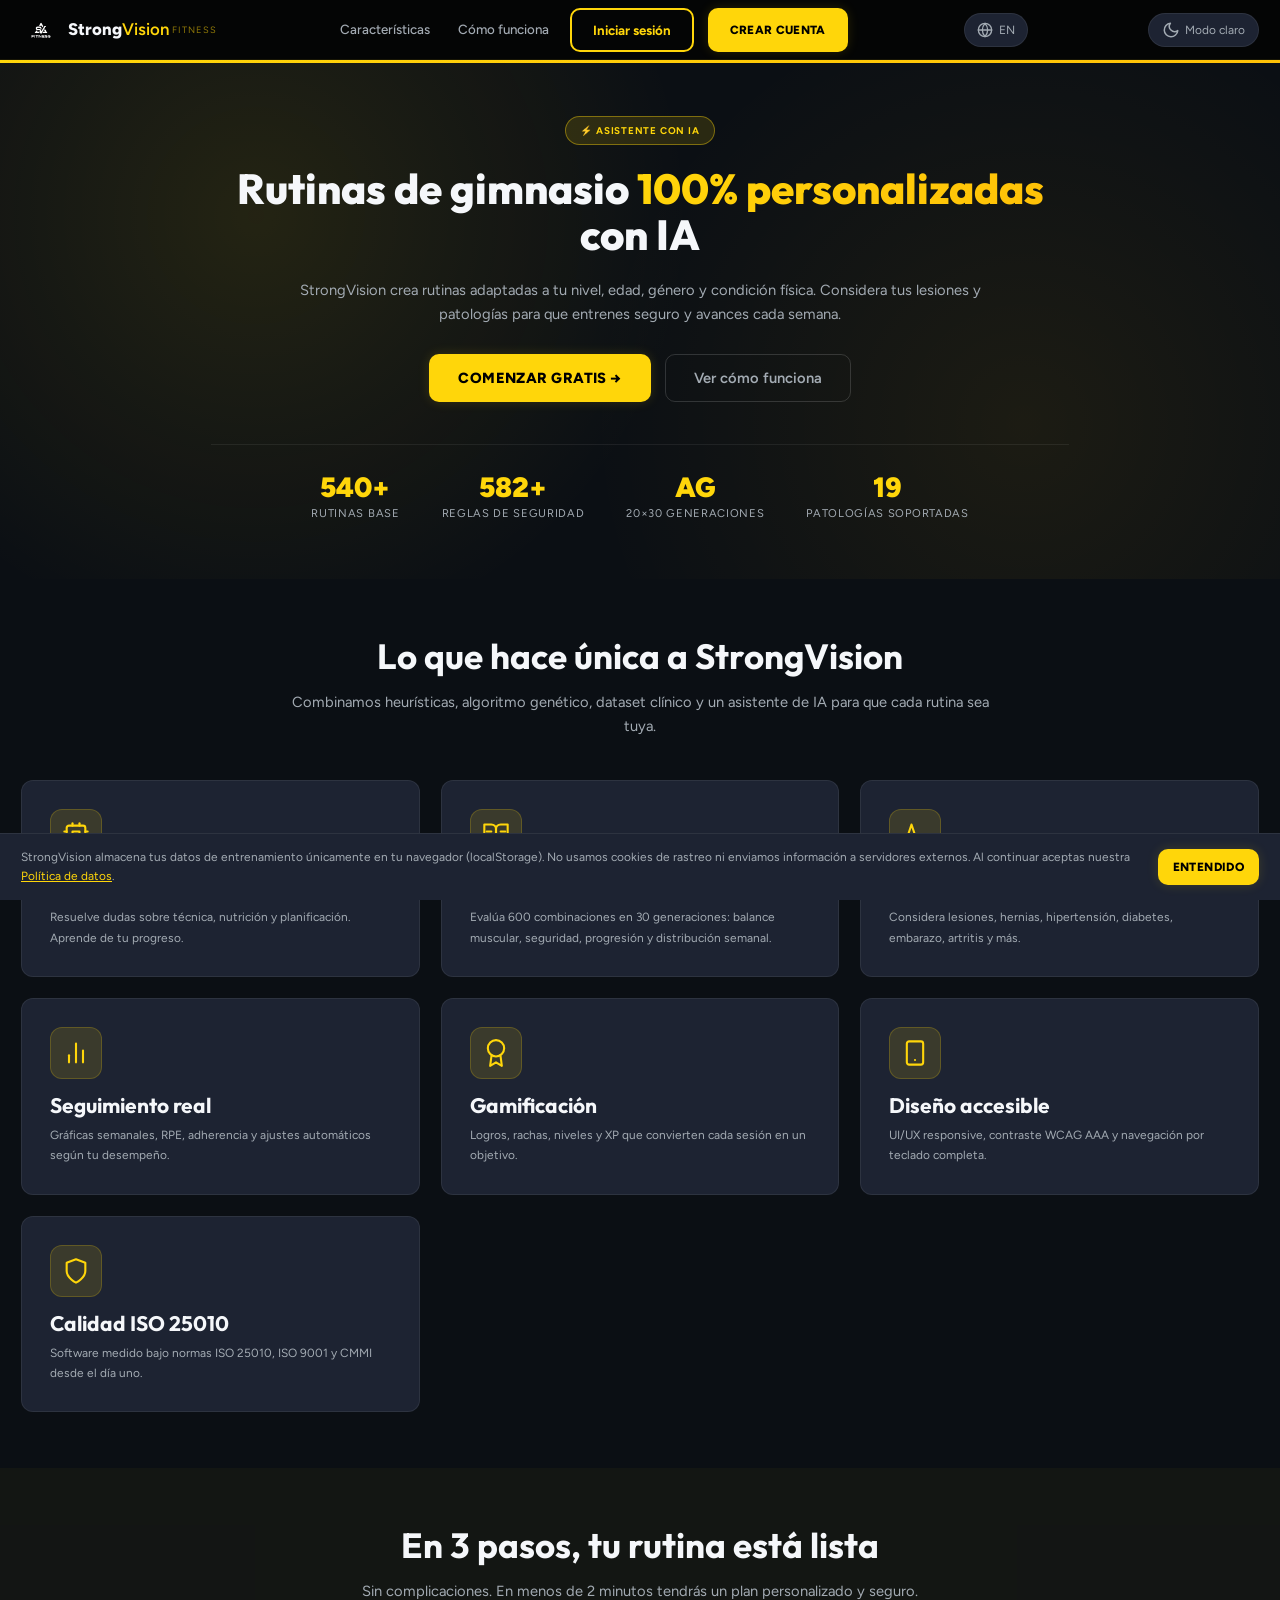
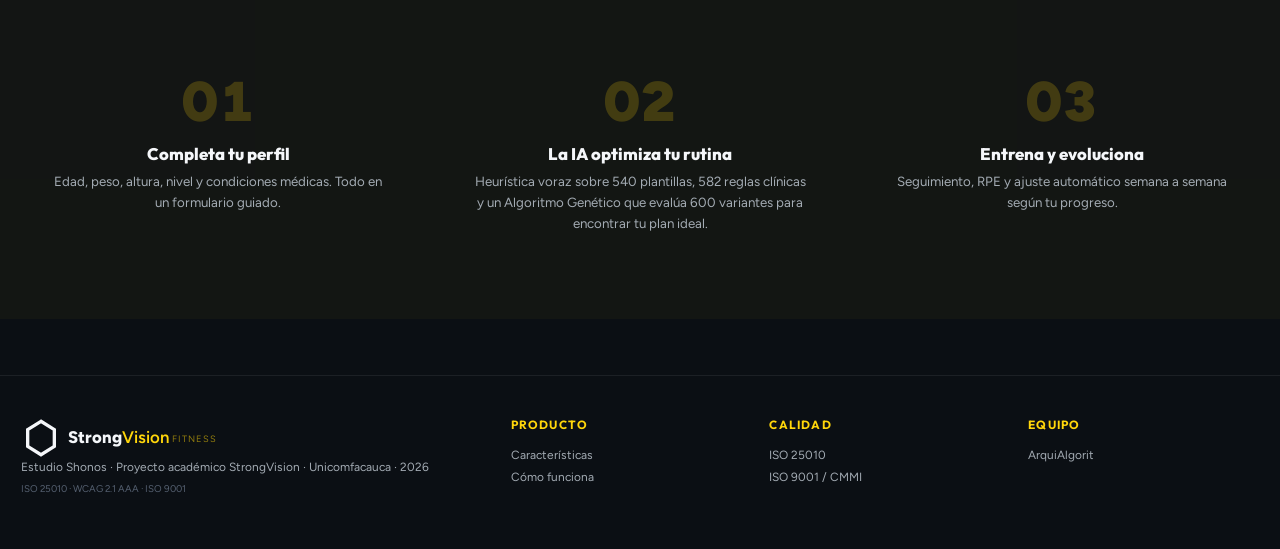
<file: pages/logros.html>
﻿<!DOCTYPE html>
<html lang="es" data-theme="dark">
<head>
    <meta charset="UTF-8">
    <script>try{var t=localStorage.getItem('sv-theme');if(t)document.documentElement.setAttribute('data-theme',t);}catch(e){}</script>
    <meta name="viewport" content="width=device-width, initial-scale=1.0">
    <title>Mis Logros - StrongVision</title>
    <meta name="theme-color" content="#0D0D0D">
    <link rel="manifest" href="../manifest.json">
    <link rel="stylesheet" href="../css/styles.css">
    <link rel="stylesheet" href="../css/auth.css">
    <link rel="stylesheet" href="../css/dashboard.css">
    <link rel="preconnect" href="https://fonts.googleapis.com">
    <link rel="preconnect" href="https://fonts.gstatic.com" crossorigin>
    <link href="https://fonts.googleapis.com/css2?family=Outfit:wght@400;500;600;700;800;900&family=Figtree:wght@400;500;600;700&display=swap" rel="stylesheet">
    <style>
        .logros-page-grid {
            display: grid;
            grid-template-columns: repeat(auto-fill, minmax(130px, 1fr));
            gap: var(--sp-md);
            margin-top: var(--sp-lg);
        }
        .logro-card {
            background: var(--color-bg-card);
            border: 1px solid var(--color-border);
            border-radius: var(--radius-lg);
            padding: var(--sp-lg) var(--sp-md);
            display: flex;
            flex-direction: column;
            align-items: center;
            gap: var(--sp-sm);
            text-align: center;
            transition: all var(--transition-base);
            position: relative;
            overflow: hidden;
        }
        .logro-card.unlocked {
            background: rgba(176,238,0,0.06);
            border-color: rgba(176,238,0,0.3);
            box-shadow: 0 0 16px rgba(176,238,0,0.1);
        }
        .logro-card.locked {
            opacity: 0.45;
            filter: grayscale(1);
        }
        .logro-card:hover:not(.locked) {
            transform: translateY(-3px);
            border-color: var(--color-primary);
            box-shadow: var(--shadow-glow-sm);
        }
        .logro-card .logro-icon {
            font-size: 2.5rem;
            line-height: 1;
        }
        .logro-card .logro-nombre {
            font-size: var(--fs-sm);
            font-weight: 700;
            color: var(--color-text);
        }
        .logro-card .logro-desc {
            font-size: var(--fs-xs);
            color: var(--color-text-muted);
            line-height: 1.4;
        }
        .logro-card.unlocked .logro-nombre {
            color: var(--color-primary);
        }
        .logro-card.unlocked::after {
            content: '✓';
            position: absolute;
            top: 8px; right: 10px;
            font-size: 0.7rem;
            font-weight: 800;
            color: var(--color-primary);
        }
        .nivel-banner {
            background: linear-gradient(135deg, var(--color-bg-card) 0%, rgba(176,238,0,0.06) 100%);
            border: 1px solid rgba(176,238,0,0.2);
            border-radius: var(--radius-lg);
            padding: var(--sp-xl);
            display: flex;
            align-items: center;
            gap: var(--sp-xl);
            flex-wrap: wrap;
            margin-bottom: var(--sp-xl);
        }
        .nivel-numero {
            font-size: 4rem;
            font-weight: 900;
            color: var(--color-primary);
            line-height: 1;
            text-shadow: 0 0 30px rgba(176,238,0,0.4);
        }
        .nivel-info { flex: 1; min-width: 200px; }
        .nivel-info h2 { margin-bottom: var(--sp-xs); }
        .nivel-info p { color: var(--color-text-muted); font-size: var(--fs-sm); margin-bottom: var(--sp-md); }
        .logros-stats {
            display: flex;
            gap: var(--sp-xl);
            flex-wrap: wrap;
            margin-bottom: var(--sp-lg);
        }
        .logros-stat {
            display: flex;
            flex-direction: column;
            gap: 2px;
        }
        .logros-stat strong {
            font-size: var(--fs-2xl);
            font-weight: 900;
            color: var(--color-primary);
        }
        .logros-stat span {
            font-size: var(--fs-xs);
            color: var(--color-text-muted);
            text-transform: uppercase;
            letter-spacing: 0.05em;
        }
        .categoria-titulo {
            font-size: var(--fs-xs);
            font-weight: 700;
            color: var(--color-text-subtle);
            text-transform: uppercase;
            letter-spacing: 0.1em;
            margin: var(--sp-xl) 0 var(--sp-sm);
            padding-bottom: var(--sp-xs);
            border-bottom: 1px solid var(--color-border);
        }
    </style>
    <link rel="stylesheet" href="../css/gym-bg.css">
</head>
<body class="app-body">
    <div id="dash-bg">
        <div class="dbg-overlay"></div>
    </div>
    <a href="#main-content" class="skip-link">Saltar al contenido principal</a>

    <button id="sidebarToggle" onclick="toggleSidebar()" aria-label="Abrir menú lateral" style="display:none;position:fixed;top:14px;left:14px;z-index:70;width:40px;height:40px;background:var(--surface);border:1px solid var(--border);border-radius:10px;align-items:center;justify-content:center;flex-direction:column;gap:5px;cursor:pointer;">
        <span style="width:18px;height:2px;background:var(--t1);border-radius:1px;display:block;"></span>
        <span style="width:18px;height:2px;background:var(--t1);border-radius:1px;display:block;"></span>
        <span style="width:18px;height:2px;background:var(--t1);border-radius:1px;display:block;"></span>
    </button>
    <aside class="sidebar" id="sidebar">
        <a href="../index.html" class="sb-logo" aria-label="Inicio StrongVision">
            <img src="../images/SV_Fitness_white.png" alt="StrongVision" class="sb-logo-img">
        </a>
        <nav class="sb-nav" aria-label="Menú principal">
            <a href="dashboard.html" class="nav-item"><span class="nav-icon"><svg width="16" height="16" viewBox="0 0 24 24" fill="none" stroke="currentColor" stroke-width="2" stroke-linecap="round" stroke-linejoin="round"><path d="M3 9l9-7 9 7v11a2 2 0 0 1-2 2H5a2 2 0 0 1-2-2z"/><polyline points="9 22 9 12 15 12 15 22"/></svg></span> Inicio</a>
            <a href="rutina.html" class="nav-item"><span class="nav-icon"><svg width="16" height="16" viewBox="0 0 24 24" fill="none" stroke="currentColor" stroke-width="2" stroke-linecap="round" stroke-linejoin="round"><rect x="3" y="3" width="7" height="7" rx="1"/><rect x="14" y="3" width="7" height="7" rx="1"/><rect x="14" y="14" width="7" height="7" rx="1"/><rect x="3" y="14" width="7" height="7" rx="1"/></svg></span> Rutina</a>
            <a href="entrenamiento.html" class="nav-item"><span class="nav-icon"><svg width="16" height="16" viewBox="0 0 24 24" fill="none" stroke="currentColor" stroke-width="2" stroke-linecap="round" stroke-linejoin="round"><polygon points="13 2 3 14 12 14 11 22 21 10 12 10 13 2"/></svg></span> Entrenar</a>
            <a href="progreso.html" class="nav-item"><span class="nav-icon"><svg width="16" height="16" viewBox="0 0 24 24" fill="none" stroke="currentColor" stroke-width="2" stroke-linecap="round" stroke-linejoin="round"><polyline points="22 12 18 12 15 21 9 3 6 12 2 12"/></svg></span> Progreso</a>
            <a href="biblioteca.html" class="nav-item"><span class="nav-icon"><svg width="16" height="16" viewBox="0 0 24 24" fill="none" stroke="currentColor" stroke-width="2" stroke-linecap="round" stroke-linejoin="round"><path d="M2 3h6a4 4 0 0 1 4 4v14a3 3 0 0 0-3-3H2z"/><path d="M22 3h-6a4 4 0 0 0-4 4v14a3 3 0 0 1 3-3h7z"/></svg></span> Biblioteca</a>
            <a href="admin.html" class="nav-item admin-only-link" style="display:none"><span class="nav-icon"><svg width="16" height="16" viewBox="0 0 24 24" fill="none" stroke="currentColor" stroke-width="2" stroke-linecap="round" stroke-linejoin="round"><path d="M12 22s8-4 8-10V5l-8-3-8 3v7c0 6 8 10 8 10z"/></svg></span> Admin</a>
        </nav>
        <div class="sb-footer">
            <div class="user-row" onclick="window.location='mi-cuenta.html'" role="button" tabindex="0">
                <div class="u-avatar"><span id="avatarLetter">U</span></div>
                <div class="u-info">
                    <div class="u-name" id="sidebarUserName">Usuario</div>
                    <div class="u-role">Ver perfil</div>
                </div>
                <span class="u-chev" aria-hidden="true">▾</span>
            </div>
        </div>
    </aside>
    <div class="app-main">
        <header class="app-topbar">
            <div class="tb-left">
                <h1 id="pageTitle">Mis Logros</h1>
            </div>
            <div class="tb-right">
                <button class="theme-btn" onclick="toggleTheme()" aria-label="Cambiar tema">
                    <span id="themeIcon"><svg xmlns="http://www.w3.org/2000/svg" width="18" height="18" viewBox="0 0 24 24" fill="none" stroke="currentColor" stroke-width="2" stroke-linecap="round" stroke-linejoin="round"><path d="M21 12.79A9 9 0 1 1 11.21 3 7 7 0 0 0 21 12.79z"/></svg></span>
                    <span id="themeLabel">Modo claro</span>
                </button>
                <div class="notif-btn" aria-label="Notificaciones"><svg xmlns="http://www.w3.org/2000/svg" width="18" height="18" viewBox="0 0 24 24" fill="none" stroke="currentColor" stroke-width="2" stroke-linecap="round" stroke-linejoin="round"><path d="M18 8A6 6 0 0 0 6 8c0 7-3 9-3 9h18s-3-2-3-9"/><path d="M13.73 21a2 2 0 0 1-3.46 0"/></svg><span class="notif-dot" aria-hidden="true"></span></div>
                <div class="user-menu">
                    <div class="tb-avatar" id="userAvatar" aria-haspopup="true" aria-expanded="false" aria-label="Menú de usuario" style="cursor:pointer;">U</div>
                    <div class="user-dropdown" id="userDropdown" role="menu">
                        <a href="mi-cuenta.html" role="menuitem"><svg width="14" height="14" viewBox="0 0 24 24" fill="none" stroke="currentColor" stroke-width="2" stroke-linecap="round" stroke-linejoin="round"><path d="M20 21v-2a4 4 0 0 0-4-4H8a4 4 0 0 0-4 4v2"/><circle cx="12" cy="7" r="4"/></svg> Mi perfil</a>
                        <a href="logros.html" role="menuitem"><svg width="14" height="14" viewBox="0 0 24 24" fill="none" stroke="currentColor" stroke-width="2" stroke-linecap="round" stroke-linejoin="round"><circle cx="12" cy="8" r="6"/><path d="M15.477 12.89L17 22l-5-3-5 3 1.523-9.11"/></svg> Mis logros</a>
                        <a href="ajustes.html" role="menuitem"><svg width="14" height="14" viewBox="0 0 24 24" fill="none" stroke="currentColor" stroke-width="2" stroke-linecap="round" stroke-linejoin="round"><circle cx="12" cy="12" r="3"/><path d="M19.4 15a1.65 1.65 0 0 0 .33 1.82l.06.06a2 2 0 0 1-2.83 2.83l-.06-.06a1.65 1.65 0 0 0-1.82-.33 1.65 1.65 0 0 0-1 1.51V21a2 2 0 0 1-4 0v-.09A1.65 1.65 0 0 0 9 19.4a1.65 1.65 0 0 0-1.82.33l-.06.06a2 2 0 0 1-2.83-2.83l.06-.06A1.65 1.65 0 0 0 4.68 15a1.65 1.65 0 0 0-1.51-1H3a2 2 0 0 1 0-4h.09A1.65 1.65 0 0 0 4.6 9a1.65 1.65 0 0 0-.33-1.82l-.06-.06a2 2 0 0 1 2.83-2.83l.06.06A1.65 1.65 0 0 0 9 4.68a1.65 1.65 0 0 0 1-1.51V3a2 2 0 0 1 4 0v.09a1.65 1.65 0 0 0 1 1.51 1.65 1.65 0 0 0 1.82-.33l.06-.06a2 2 0 0 1 2.83 2.83l-.06.06A1.65 1.65 0 0 0 19.4 9a1.65 1.65 0 0 0 1.51 1H21a2 2 0 0 1 0 4h-.09a1.65 1.65 0 0 0-1.51 1z"/></svg> Ajustes</a>
                        <a href="admin.html" class="admin-only-link" style="display:none" role="menuitem"><svg width="14" height="14" viewBox="0 0 24 24" fill="none" stroke="currentColor" stroke-width="2" stroke-linecap="round" stroke-linejoin="round"><path d="M12 22s8-4 8-10V5l-8-3-8 3v7c0 6 8 10 8 10z"/></svg> Panel Admin</a>
                        <hr>
                        <button class="danger" onclick="cerrarSesionApp()" role="menuitem"><svg width="14" height="14" viewBox="0 0 24 24" fill="none" stroke="currentColor" stroke-width="2" stroke-linecap="round" stroke-linejoin="round"><path d="M9 21H5a2 2 0 0 1-2-2V5a2 2 0 0 1 2-2h4"/><polyline points="16 17 21 12 16 7"/><line x1="21" y1="12" x2="9" y2="12"/></svg> Cerrar sesión</button>
                    </div>
                </div>
            </div>
        </header>
    <main id="main-content" class="page-container" style="max-width: 900px;">

        <div class="page-header">
            <h1><svg width="14" height="14" viewBox="0 0 24 24" fill="none" stroke="currentColor" stroke-width="2" stroke-linecap="round" stroke-linejoin="round"><circle cx="12" cy="8" r="6"/><path d="M15.477 12.89L17 22l-5-3-5 3 1.523-9.11"/></svg> Mis logros</h1>
            <p>Tu historial de hitos y recompensas en StrongVision.</p>
        </div>

        <!-- BANNER DE NIVEL -->
        <div class="nivel-banner">
            <div class="nivel-numero" id="nivelNumero">1</div>
            <div class="nivel-info">
                <h2 id="nivelTitulo">Nivel 1</h2>
                <p><span id="gamiXP">0</span> / <span id="gamiXPNext">100</span> XP para el siguiente nivel</p>
                <div class="gami-progress" aria-label="Progreso de nivel">
                    <div class="gami-progress-fill" id="gamiBar" style="width: 0%"></div>
                </div>
            </div>
            <div id="rachaDisplay" style="display:none; text-align:center;">
                <div style="font-size:2.5rem; filter:drop-shadow(0 0 8px rgba(255,140,0,0.5));">🔥</div>
                <strong style="font-size:1.5rem; color:var(--color-warning);" id="rachaNum">0</strong>
                <span style="font-size:var(--fs-xs); color:var(--color-text-muted); display:block;">días de racha</span>
            </div>
        </div>

        <!-- ESTADÍSTICAS DE LOGROS -->
        <div class="logros-stats">
            <div class="logros-stat">
                <strong id="logrosDesbloqueados">0</strong>
                <span>Desbloqueados</span>
            </div>
            <div class="logros-stat">
                <strong id="logrosTotales">0</strong>
                <span>Disponibles</span>
            </div>
            <div class="logros-stat">
                <strong id="logrosPorcentaje">0%</strong>
                <span>Completado</span>
            </div>
        </div>

        <!-- CATEGORÍA: RACHA -->
        <p class="categoria-titulo">🔥 Rachas</p>
        <div class="logros-page-grid" id="logrosRacha"></div>

        <!-- CATEGORÍA: SESIONES -->
        <p class="categoria-titulo">💪 Sesiones</p>
        <div class="logros-page-grid" id="logrosSesiones"></div>

        <!-- CATEGORÍA: NIVELES -->
        <p class="categoria-titulo">⭐ Niveles</p>
        <div class="logros-page-grid" id="logrosNiveles"></div>

    </main>
    </div><!-- /app-main -->

    <div id="toast" class="toast" role="status" aria-live="polite"></div>

    <script src="../data/ejercicios-data.js"></script>
    <script src="../data/filtros-data.js"></script>
    <script src="../data/heuristicas-data.js"></script>
    <script src="../js/storage.js"></script>
    <script src="../js/auth.js"></script>
    <script src="../js/nav-admin.js"></script>
    <script src="../js/ia-engine.js"></script>
    <script src="../js/main.js"></script>
    <script>
        if (!SV_AUTH.requireAuth('../index.html')) throw new Error('No auth');

        const usuario = SV_STORAGE.obtenerUsuarioActual();

        document.addEventListener('DOMContentLoaded', () => {
            // Avatar y menú de usuario
            document.getElementById('avatarLetter').textContent = usuario.nombre.charAt(0).toUpperCase();
            document.getElementById('userAvatar').addEventListener('click', () => {
                document.getElementById('userDropdown').classList.toggle('open');
            });
            document.addEventListener('click', (e) => {
                if (!e.target.closest('.user-menu')) {
                    document.getElementById('userDropdown')?.classList.remove('open');
                }
            });

            renderLogros();
        });

        const TODOS_LOGROS = {
            racha: [
                { id: 'racha_3',  icon: '🔥', nombre: '3 días',  desc: 'Entrena 3 días seguidos', meta: 3 },
                { id: 'racha_7',  icon: '⚡', nombre: '7 días',  desc: 'Entrena 7 días seguidos', meta: 7 },
                { id: 'racha_14', icon: '💎', nombre: '14 días', desc: 'Entrena 14 días seguidos', meta: 14 },
                { id: 'racha_30', icon: '👑', nombre: '30 días', desc: 'Entrena 30 días seguidos', meta: 30 }
            ],
            sesiones: [
                { id: 'primer_paso', icon: '👣', nombre: '1ª sesión',    desc: 'Completa tu primer entrenamiento', meta: 1 },
                { id: 'sesiones_5',  icon: '🌱', nombre: '5 sesiones',   desc: 'Completa 5 entrenamientos', meta: 5 },
                { id: 'sesiones_10', icon: '💪', nombre: '10 sesiones',  desc: 'Completa 10 entrenamientos', meta: 10 },
                { id: 'sesiones_25', icon: '🎯', nombre: '25 sesiones',  desc: 'Completa 25 entrenamientos', meta: 25 },
                { id: 'sesiones_50', icon: '🏆', nombre: '50 sesiones',  desc: 'Completa 50 entrenamientos', meta: 50 },
                { id: 'sesiones_100',icon: '🌟', nombre: '100 sesiones', desc: 'Completa 100 entrenamientos', meta: 100 }
            ],
            niveles: [
                { id: 'nivel_2',  icon: '⭐',  nombre: 'Nivel 2',  desc: 'Alcanza el nivel 2',  meta: 2 },
                { id: 'nivel_5',  icon: '🌠',  nombre: 'Nivel 5',  desc: 'Alcanza el nivel 5',  meta: 5 },
                { id: 'nivel_10', icon: '💫',  nombre: 'Nivel 10', desc: 'Alcanza el nivel 10', meta: 10 },
                { id: 'nivel_20', icon: '🚀',  nombre: 'Nivel 20', desc: 'Alcanza el nivel 20', meta: 20 }
            ]
        };

        function renderLogros() {
            const gami = SV_STORAGE.obtenerGami(usuario.id);
            const xpParaSiguiente = gami.nivel * 100;
            const progresoNivel = Math.min(100, (gami.xp / xpParaSiguiente) * 100);

            // Banner de nivel
            document.getElementById('nivelNumero').textContent = gami.nivel;
            document.getElementById('nivelTitulo').textContent = 'Nivel ' + gami.nivel;
            document.getElementById('gamiXP').textContent = gami.xp;
            document.getElementById('gamiXPNext').textContent = xpParaSiguiente;
            document.getElementById('gamiBar').style.width = progresoNivel + '%';

            if (gami.racha > 0) {
                document.getElementById('rachaDisplay').style.display = 'block';
                document.getElementById('rachaNum').textContent = gami.racha;
            }

            // Estadísticas globales
            const todos = [...TODOS_LOGROS.racha, ...TODOS_LOGROS.sesiones, ...TODOS_LOGROS.niveles];
            const desbloqueados = todos.filter(l => gami.logros.includes(l.id)).length;
            document.getElementById('logrosDesbloqueados').textContent = desbloqueados;
            document.getElementById('logrosTotales').textContent = todos.length;
            document.getElementById('logrosPorcentaje').textContent = Math.round((desbloqueados / todos.length) * 100) + '%';

            // Renderizar por categoría
            renderCategoria('logrosRacha', TODOS_LOGROS.racha, gami);
            renderCategoria('logrosSesiones', TODOS_LOGROS.sesiones, gami);
            renderCategoria('logrosNiveles', TODOS_LOGROS.niveles, gami);
        }

        function renderCategoria(containerId, lista, gami) {
            const el = document.getElementById(containerId);
            el.innerHTML = lista.map(l => {
                const desbloqueado = gami.logros.includes(l.id);
                return `
                    <div class="logro-card ${desbloqueado ? 'unlocked' : 'locked'}" aria-label="${l.nombre}: ${l.desc}${desbloqueado ? ' — desbloqueado' : ' — bloqueado'}">
                        <span class="logro-icon" aria-hidden="true">${l.icon}</span>
                        <span class="logro-nombre">${l.nombre}</span>
                        <span class="logro-desc">${l.desc}</span>
                    </div>
                `;
            }).join('');
        }

        function cerrarSesionApp() {
            SV_AUTH.cerrarSesion();
            window.location.href = '../index.html';
        }
    </script>
    <script src="../js/user-ai-sidebar.js"></script>
    <script src="../js/gym-bg.js"></script>
<script src="../js/notificaciones.js"></script>
<script src="../js/i18n.js"></script>
</body>
</html>
</file>
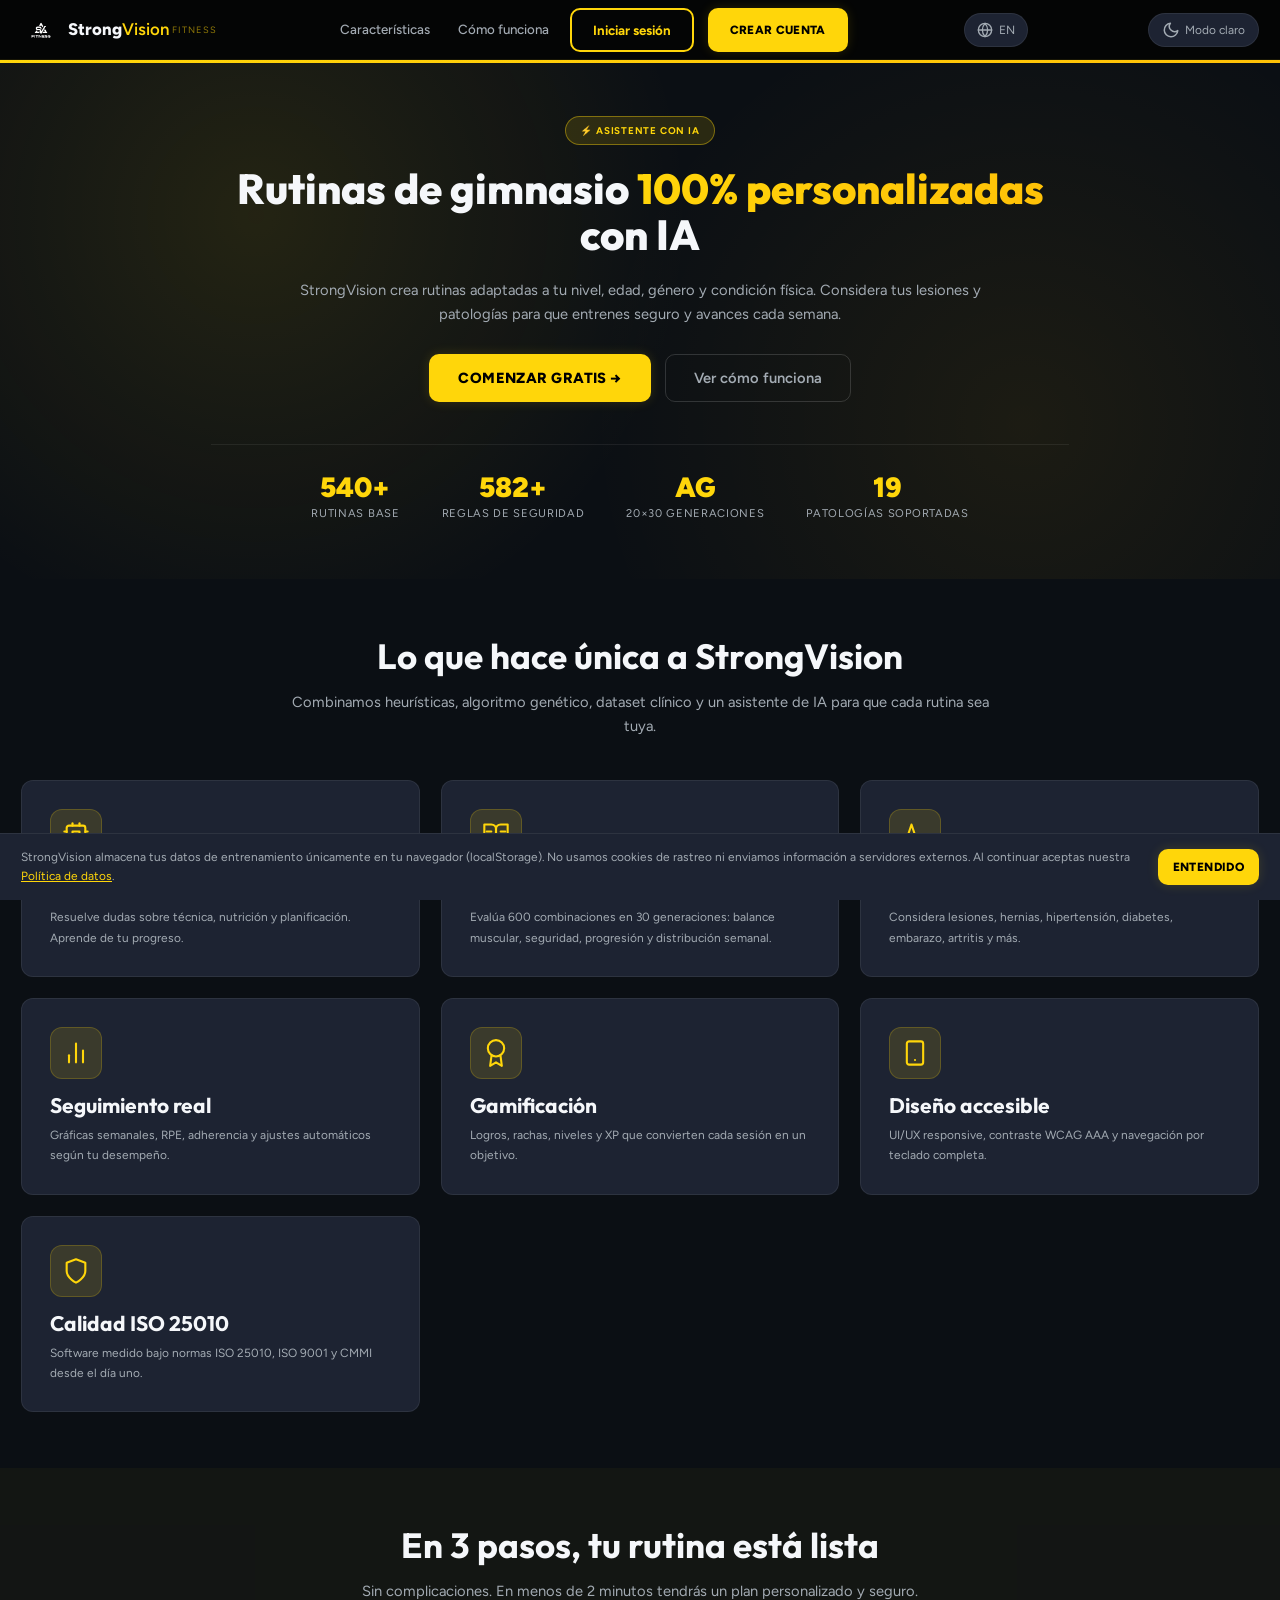
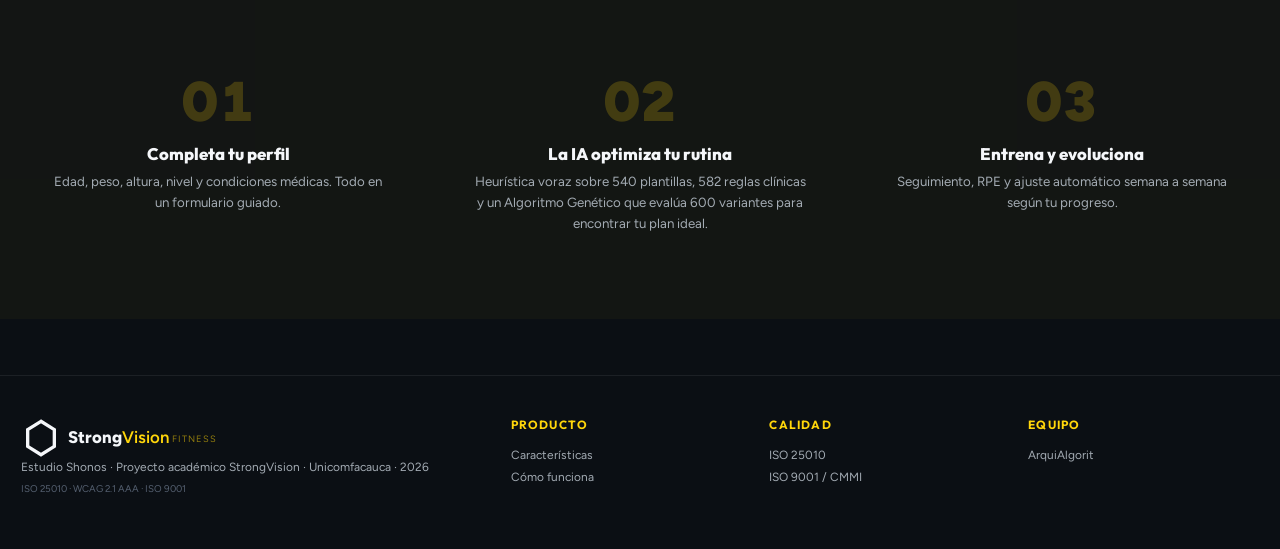
<file: pages/mi-cuenta.html>
﻿<!DOCTYPE html>
<html lang="es" data-theme="dark">
<head>
    <meta charset="UTF-8">
    <script>try{var t=localStorage.getItem('sv-theme');if(t)document.documentElement.setAttribute('data-theme',t);}catch(e){}</script>
    <meta name="viewport" content="width=device-width, initial-scale=1.0">
    <title>Mi Cuenta - StrongVision</title>
    <link rel="stylesheet" href="../css/styles.css">
    <link rel="stylesheet" href="../css/auth.css">
    <link rel="stylesheet" href="../css/dashboard.css">
    <meta name="theme-color" content="#0D0D0D">
    <link rel="manifest" href="../manifest.json">
    <link rel="preconnect" href="https://fonts.googleapis.com">
    <link rel="preconnect" href="https://fonts.gstatic.com" crossorigin>
    <link href="https://fonts.googleapis.com/css2?family=Outfit:wght@400;500;600;700;800;900&family=Figtree:wght@400;500;600;700&display=swap" rel="stylesheet">
    <link rel="stylesheet" href="../css/gym-bg.css">
</head>
<body class="app-body">
    <div id="dash-bg">
        <div class="dbg-overlay"></div>
    </div>
    <a href="#main-content" class="skip-link">Saltar al contenido principal</a>
    <button id="sidebarToggle" onclick="toggleSidebar()" aria-label="Abrir menú lateral" style="display:none;position:fixed;top:14px;left:14px;z-index:70;width:40px;height:40px;background:var(--surface);border:1px solid var(--border);border-radius:10px;align-items:center;justify-content:center;flex-direction:column;gap:5px;cursor:pointer;">
        <span style="width:18px;height:2px;background:var(--t1);border-radius:1px;display:block;"></span>
        <span style="width:18px;height:2px;background:var(--t1);border-radius:1px;display:block;"></span>
        <span style="width:18px;height:2px;background:var(--t1);border-radius:1px;display:block;"></span>
    </button>
    <aside class="sidebar" id="sidebar">
        <a href="../index.html" class="sb-logo" aria-label="Inicio StrongVision">
            <img src="../images/SV_Fitness_white.png" alt="StrongVision" class="sb-logo-img">
        </a>
        <nav class="sb-nav" aria-label="Menú principal">
            <a href="dashboard.html" class="nav-item"><span class="nav-icon"><svg width="16" height="16" viewBox="0 0 24 24" fill="none" stroke="currentColor" stroke-width="2" stroke-linecap="round" stroke-linejoin="round"><path d="M3 9l9-7 9 7v11a2 2 0 0 1-2 2H5a2 2 0 0 1-2-2z"/><polyline points="9 22 9 12 15 12 15 22"/></svg></span> Inicio</a>
            <a href="rutina.html" class="nav-item"><span class="nav-icon"><svg width="16" height="16" viewBox="0 0 24 24" fill="none" stroke="currentColor" stroke-width="2" stroke-linecap="round" stroke-linejoin="round"><rect x="3" y="3" width="7" height="7" rx="1"/><rect x="14" y="3" width="7" height="7" rx="1"/><rect x="14" y="14" width="7" height="7" rx="1"/><rect x="3" y="14" width="7" height="7" rx="1"/></svg></span> Rutina</a>
            <a href="entrenamiento.html" class="nav-item"><span class="nav-icon"><svg width="16" height="16" viewBox="0 0 24 24" fill="none" stroke="currentColor" stroke-width="2" stroke-linecap="round" stroke-linejoin="round"><polygon points="13 2 3 14 12 14 11 22 21 10 12 10 13 2"/></svg></span> Entrenar</a>
            <a href="progreso.html" class="nav-item"><span class="nav-icon"><svg width="16" height="16" viewBox="0 0 24 24" fill="none" stroke="currentColor" stroke-width="2" stroke-linecap="round" stroke-linejoin="round"><polyline points="22 12 18 12 15 21 9 3 6 12 2 12"/></svg></span> Progreso</a>
            <a href="biblioteca.html" class="nav-item"><span class="nav-icon"><svg width="16" height="16" viewBox="0 0 24 24" fill="none" stroke="currentColor" stroke-width="2" stroke-linecap="round" stroke-linejoin="round"><path d="M2 3h6a4 4 0 0 1 4 4v14a3 3 0 0 0-3-3H2z"/><path d="M22 3h-6a4 4 0 0 0-4 4v14a3 3 0 0 1 3-3h7z"/></svg></span> Biblioteca</a>
            <a href="admin.html" class="nav-item admin-only-link" style="display:none"><span class="nav-icon"><svg width="16" height="16" viewBox="0 0 24 24" fill="none" stroke="currentColor" stroke-width="2" stroke-linecap="round" stroke-linejoin="round"><path d="M12 22s8-4 8-10V5l-8-3-8 3v7c0 6 8 10 8 10z"/></svg></span> Admin</a>
        </nav>
        <div class="sb-footer">
            <div class="user-row active-nav" onclick="window.location='mi-cuenta.html'" role="button" tabindex="0" aria-label="Mi cuenta">
                <div class="u-avatar"><span id="avatarLetter">U</span></div>
                <div class="u-info">
                    <div class="u-name" id="sidebarUserName">Usuario</div>
                    <div class="u-role">Mi cuenta</div>
                </div>
                <span class="u-chev" aria-hidden="true">▾</span>
            </div>
        </div>
    </aside>

    <div class="app-main">
        <header class="app-topbar">
            <div class="tb-left">
                <h1>Mi Cuenta</h1>
                <p>Datos personales, mensajes y opciones de tu plan.</p>
            </div>
            <div class="tb-right">
                <button class="theme-btn" onclick="toggleTheme()" aria-label="Cambiar tema">
                    <span id="themeIcon"><svg xmlns="http://www.w3.org/2000/svg" width="18" height="18" viewBox="0 0 24 24" fill="none" stroke="currentColor" stroke-width="2" stroke-linecap="round" stroke-linejoin="round"><path d="M21 12.79A9 9 0 1 1 11.21 3 7 7 0 0 0 21 12.79z"/></svg></span>
                    <span id="themeLabel">Modo claro</span>
                </button>
                <div class="user-menu">
                    <div class="tb-avatar" id="userAvatar" aria-haspopup="true" aria-expanded="false" aria-label="Menú de usuario" style="cursor:pointer;">U</div>
                    <div class="user-dropdown" id="userDropdown" role="menu">
                        <a href="mi-cuenta.html" role="menuitem"><svg width="14" height="14" viewBox="0 0 24 24" fill="none" stroke="currentColor" stroke-width="2" stroke-linecap="round" stroke-linejoin="round"><path d="M20 21v-2a4 4 0 0 0-4-4H8a4 4 0 0 0-4 4v2"/><circle cx="12" cy="7" r="4"/></svg> Mi cuenta</a>
                        <a href="logros.html" role="menuitem"><svg width="14" height="14" viewBox="0 0 24 24" fill="none" stroke="currentColor" stroke-width="2" stroke-linecap="round" stroke-linejoin="round"><circle cx="12" cy="8" r="6"/><path d="M15.477 12.89L17 22l-5-3-5 3 1.523-9.11"/></svg> Mis logros</a>
                        <a href="ajustes.html" role="menuitem"><svg width="14" height="14" viewBox="0 0 24 24" fill="none" stroke="currentColor" stroke-width="2" stroke-linecap="round" stroke-linejoin="round"><circle cx="12" cy="12" r="3"/><path d="M19.4 15a1.65 1.65 0 0 0 .33 1.82l.06.06a2 2 0 0 1-2.83 2.83l-.06-.06a1.65 1.65 0 0 0-1.82-.33 1.65 1.65 0 0 0-1 1.51V21a2 2 0 0 1-4 0v-.09A1.65 1.65 0 0 0 9 19.4a1.65 1.65 0 0 0-1.82.33l-.06.06a2 2 0 0 1-2.83-2.83l.06-.06A1.65 1.65 0 0 0 4.68 15a1.65 1.65 0 0 0-1.51-1H3a2 2 0 0 1 0-4h.09A1.65 1.65 0 0 0 4.6 9a1.65 1.65 0 0 0-.33-1.82l-.06-.06a2 2 0 0 1 2.83-2.83l.06.06A1.65 1.65 0 0 0 9 4.68a1.65 1.65 0 0 0 1-1.51V3a2 2 0 0 1 4 0v.09a1.65 1.65 0 0 0 1 1.51 1.65 1.65 0 0 0 1.82-.33l.06-.06a2 2 0 0 1 2.83 2.83l-.06.06A1.65 1.65 0 0 0 19.4 9a1.65 1.65 0 0 0 1.51 1H21a2 2 0 0 1 0 4h-.09a1.65 1.65 0 0 0-1.51 1z"/></svg> Ajustes</a>
                        <a href="admin.html" class="admin-only-link" style="display:none" role="menuitem"><svg width="14" height="14" viewBox="0 0 24 24" fill="none" stroke="currentColor" stroke-width="2" stroke-linecap="round" stroke-linejoin="round"><path d="M12 22s8-4 8-10V5l-8-3-8 3v7c0 6 8 10 8 10z"/></svg> Panel Admin</a>
                        <hr>
                        <button class="danger" onclick="cerrarSesionApp()" role="menuitem"><svg width="14" height="14" viewBox="0 0 24 24" fill="none" stroke="currentColor" stroke-width="2" stroke-linecap="round" stroke-linejoin="round"><path d="M9 21H5a2 2 0 0 1-2-2V5a2 2 0 0 1 2-2h4"/><polyline points="16 17 21 12 16 7"/><line x1="21" y1="12" x2="9" y2="12"/></svg> Cerrar sesión</button>
                    </div>
                </div>
            </div>
        </header>

        <main id="main-content" class="page-container">
            <div class="page-header">
                <h1>Mi Cuenta</h1>
                <p>Administra tus datos personales, contacta al equipo y gestiona tu plan.</p>
            </div>

            <!-- ===== DATOS DE CUENTA ===== -->
            <div class="card" style="margin-bottom: var(--sp-lg);">
                <div class="card-header">
                    <div>
                        <h2>Datos de cuenta</h2>
                        <p class="card-subtitle">Nombre, ciudad, dirección y contraseña</p>
                    </div>
                </div>
                <form id="cuentaForm" autocomplete="off">
                    <div style="display:grid; grid-template-columns: 1fr 1fr; gap: var(--sp-md);">
                        <div class="form-group">
                            <label for="cNombre">Nombre completo</label>
                            <input type="text" id="cNombre" placeholder="Tu nombre" maxlength="80" autocomplete="name">
                        </div>
                        <div class="form-group">
                            <label for="cCorreo">Correo electrónico</label>
                            <input type="email" id="cCorreo" placeholder="—" readonly style="opacity:.55;cursor:not-allowed;">
                            <small style="color:var(--color-text-muted);font-size:.72rem;">El correo no puede modificarse.</small>
                        </div>
                        <div class="form-group">
                            <label for="cCiudad">Ciudad</label>
                            <input type="text" id="cCiudad" placeholder="Tu ciudad" maxlength="60">
                        </div>
                        <div class="form-group">
                            <label for="cDireccion">Dirección</label>
                            <input type="text" id="cDireccion" placeholder="Tu dirección" maxlength="120">
                        </div>
                    </div>

                    <div style="border-top:1px solid var(--color-border,rgba(255,255,255,.08)); margin-top:var(--sp-md); padding-top:var(--sp-md);">
                        <p style="font-size:.8rem; font-weight:700; margin-bottom:var(--sp-sm); display:flex; align-items:center; gap:.4rem;">
                            <svg width="13" height="13" viewBox="0 0 24 24" fill="none" stroke="currentColor" stroke-width="2" stroke-linecap="round" stroke-linejoin="round"><rect x="3" y="11" width="18" height="11" rx="2"/><path d="M7 11V7a5 5 0 0 1 10 0v4"/></svg>
                            Cambiar contraseña
                            <span style="font-size:.7rem; font-weight:400; color:var(--color-text-muted);">Deja en blanco para no cambiar.</span>
                        </p>
                        <div style="display:grid; grid-template-columns: 1fr 1fr; gap:var(--sp-md);">
                            <div class="form-group">
                                <label for="cPassActual">Contraseña actual</label>
                                <input type="password" id="cPassActual" placeholder="••••••••" maxlength="60" autocomplete="current-password">
                            </div>
                            <div class="form-group">
                                <label for="cPassNueva">Nueva contraseña</label>
                                <input type="password" id="cPassNueva" placeholder="••••••••" maxlength="60" autocomplete="new-password">
                            </div>
                        </div>
                    </div>

                    <div id="cuentaFeedback" style="margin-bottom:var(--sp-sm);"></div>
                    <div style="display:flex; gap:var(--sp-sm); flex-wrap:wrap; align-items:center;">
                        <button type="submit" class="btn btn-primary">
                            <svg width="14" height="14" viewBox="0 0 24 24" fill="none" stroke="currentColor" stroke-width="2.5" stroke-linecap="round" stroke-linejoin="round"><path d="M19 21H5a2 2 0 0 1-2-2V5a2 2 0 0 1 2-2h11l5 5v11a2 2 0 0 1-2 2z"/><polyline points="17 21 17 13 7 13 7 21"/><polyline points="7 3 7 8 15 8"/></svg>
                            Guardar cambios
                        </button>
                        <a href="perfil.html" class="btn btn-secondary" style="display:inline-flex;align-items:center;gap:.4rem;text-decoration:none;">
                            <svg width="14" height="14" viewBox="0 0 24 24" fill="none" stroke="currentColor" stroke-width="2" stroke-linecap="round" stroke-linejoin="round"><path d="M20 21v-2a4 4 0 0 0-4-4H8a4 4 0 0 0-4 4v2"/><circle cx="12" cy="7" r="4"/></svg>
                            Editar perfil físico
                        </a>
                    </div>
                </form>
            </div>

            <!-- ===== SOPORTE / CHAT CON ADMIN ===== -->
            <div class="card" style="margin-bottom: var(--sp-lg);">
                <div class="card-header" style="flex-wrap:wrap;gap:8px;">
                    <div>
                        <h2>Soporte &amp; Mensajes</h2>
                        <p class="card-subtitle">Envía consultas al administrador y revisa sus respuestas</p>
                    </div>
                    <span id="badgeRespuestas" style="display:none;background:var(--y);color:#000;border-radius:999px;font-size:0.65rem;font-weight:800;padding:2px 9px;align-self:center;"></span>
                </div>

                <!-- Nuevo mensaje -->
                <details id="nuevoMsgDetails" style="margin-bottom:var(--sp-md);">
                    <summary style="cursor:pointer;font-size:0.82rem;font-weight:700;color:var(--t2);padding:8px 0;user-select:none;list-style:none;display:flex;align-items:center;gap:6px;">
                        <svg width="14" height="14" viewBox="0 0 24 24" fill="none" stroke="currentColor" stroke-width="2.5" stroke-linecap="round" stroke-linejoin="round"><line x1="12" y1="5" x2="12" y2="19"/><line x1="5" y1="12" x2="19" y2="12"/></svg>
                        Nuevo mensaje
                    </summary>
                    <form id="msgAdminForm" autocomplete="off" style="margin-top:10px;">
                        <div class="form-group">
                            <label for="msgAsunto">Asunto</label>
                            <input type="text" id="msgAsunto" placeholder="Ej: Problema con mi rutina, Sugerencia…" maxlength="100">
                        </div>
                        <div class="form-group">
                            <label for="msgTexto">Mensaje</label>
                            <textarea id="msgTexto" rows="4" placeholder="Escribe aquí tu mensaje al administrador…" maxlength="1000" style="width:100%;resize:vertical;"></textarea>
                        </div>
                        <div id="msgAdminFeedback" style="margin-bottom:var(--sp-sm);"></div>
                        <button type="submit" class="btn btn-primary">
                            <svg width="14" height="14" viewBox="0 0 24 24" fill="none" stroke="currentColor" stroke-width="2.5" stroke-linecap="round" stroke-linejoin="round"><line x1="22" y1="2" x2="11" y2="13"/><polygon points="22 2 15 22 11 13 2 9 22 2"/></svg>
                            Enviar mensaje
                        </button>
                    </form>
                </details>

                <!-- Historial de conversaciones -->
                <div id="misConversaciones"></div>
            </div>

            <!-- ===== MI PLAN ===== -->
            <div class="card">
                <div class="card-header">
                    <div>
                        <h2>Mi plan de entrenamiento</h2>
                        <p class="card-subtitle">Accede o regenera tu rutina personalizada con IA</p>
                    </div>
                </div>
                <div id="planResumen" style="margin-bottom:var(--sp-md);"></div>
                <div style="display:flex; gap:var(--sp-sm); flex-wrap:wrap;">
                    <a href="rutina.html" class="btn btn-secondary" style="display:inline-flex;align-items:center;gap:.4rem;text-decoration:none;">
                        <svg width="14" height="14" viewBox="0 0 24 24" fill="none" stroke="currentColor" stroke-width="2" stroke-linecap="round" stroke-linejoin="round"><rect x="3" y="3" width="7" height="7" rx="1"/><rect x="14" y="3" width="7" height="7" rx="1"/><rect x="14" y="14" width="7" height="7" rx="1"/><rect x="3" y="14" width="7" height="7" rx="1"/></svg>
                        Ver mi rutina
                    </a>
                    <button class="btn btn-primary" id="btnRegenerar" style="display:inline-flex;align-items:center;gap:.4rem;">
                        <svg width="14" height="14" viewBox="0 0 24 24" fill="none" stroke="currentColor" stroke-width="2.5" stroke-linecap="round" stroke-linejoin="round"><polyline points="23 4 23 10 17 10"/><polyline points="1 20 1 14 7 14"/><path d="M3.51 9a9 9 0 0 1 14.85-3.36L23 10M1 14l4.64 4.36A9 9 0 0 0 20.49 15"/></svg>
                        Regenerar rutina con IA
                    </button>
                </div>
            </div>
        </main>
    </div>

    <div id="toast" class="toast" role="status" aria-live="polite"></div>

    <script src="../data/ejercicios-data.js"></script>
    <script src="../data/filtros-data.js"></script>
    <script src="../data/heuristicas-data.js"></script>
    <script src="../js/storage.js"></script>
    <script src="../js/auth.js"></script>
    <script src="../js/nav-admin.js"></script>
    <script src="../js/main.js"></script>
    <script src="../js/user-ai-sidebar.js"></script>
    <script>
    (function() {
        'use strict';
        if (!SV_AUTH.requireAuth('../index.html')) return;
        const usuario = SV_STORAGE.obtenerUsuarioActual();

        document.addEventListener('DOMContentLoaded', () => {
            // Avatar
            document.getElementById('avatarLetter').textContent = usuario.nombre.charAt(0).toUpperCase();
            document.getElementById('userAvatar').textContent   = usuario.nombre.charAt(0).toUpperCase();
            document.getElementById('sidebarUserName').textContent = usuario.nombre.split(' ')[0];

            // Dropdown toggle
            document.getElementById('userAvatar').addEventListener('click', () => {
                document.getElementById('userDropdown').classList.toggle('open');
            });
            document.addEventListener('click', e => {
                if (!e.target.closest('.user-menu')) document.getElementById('userDropdown')?.classList.remove('open');
            });

            cargarDatosCuenta();
            cargarResumenPlan();

            // ── Guardar datos de cuenta ──
            document.getElementById('cuentaForm').addEventListener('submit', e => {
                e.preventDefault();
                const nombre = document.getElementById('cNombre').value.trim();
                const ciudad = document.getElementById('cCiudad').value.trim();
                const dir    = document.getElementById('cDireccion').value.trim();
                const passActual = document.getElementById('cPassActual').value;
                const passNueva  = document.getElementById('cPassNueva').value;
                const fb = document.getElementById('cuentaFeedback');

                if (!nombre) { showFb(fb, 'El nombre no puede estar vacío.', 'error'); return; }

                const cambios = { nombre, ciudad, direccion: dir };

                if (passNueva) {
                    if (!passActual) { showFb(fb, 'Ingresa tu contraseña actual para cambiarla.', 'error'); return; }
                    if (!SV_STORAGE.verificarPassword(passActual, usuario.password)) {
                        showFb(fb, 'La contraseña actual no es correcta.', 'error'); return;
                    }
                    if (passNueva.length < 6) { showFb(fb, 'La nueva contraseña debe tener al menos 6 caracteres.', 'error'); return; }
                    cambios.password = SV_STORAGE.hashSimple(passNueva);
                }

                SV_STORAGE.actualizarUsuario(usuario.id, cambios);
                Object.assign(usuario, cambios);
                document.getElementById('avatarLetter').textContent  = nombre.charAt(0).toUpperCase();
                document.getElementById('userAvatar').textContent    = nombre.charAt(0).toUpperCase();
                document.getElementById('sidebarUserName').textContent = nombre.split(' ')[0];
                document.getElementById('cPassActual').value = '';
                document.getElementById('cPassNueva').value  = '';
                showFb(fb, '¡Datos actualizados correctamente!', 'success');
                mostrarToast('Cuenta actualizada ✓', 'success');
            });

            // ── Enviar mensaje al admin ──
            document.getElementById('msgAdminForm').addEventListener('submit', e => {
                e.preventDefault();
                const asunto  = document.getElementById('msgAsunto').value.trim();
                const mensaje = document.getElementById('msgTexto').value.trim();
                const fb = document.getElementById('msgAdminFeedback');

                if (!asunto) { showFb(fb, 'Por favor escribe un asunto.', 'error'); return; }
                if (!mensaje) { showFb(fb, 'Por favor escribe un mensaje.', 'error'); return; }

                SV_STORAGE.guardarMensajeAdmin({
                    usuarioId: usuario.id,
                    nombre: usuario.nombre,
                    correo: usuario.correo,
                    asunto,
                    mensaje
                });
                document.getElementById('msgAsunto').value = '';
                document.getElementById('msgTexto').value  = '';
                document.getElementById('nuevoMsgDetails').removeAttribute('open');
                showFb(fb, '¡Mensaje enviado! El administrador lo recibirá pronto.', 'success');
                mostrarToast('Mensaje enviado al administrador', 'success');
                renderMisConversaciones();
            });

            // ── Conversaciones con el admin ──
            function fmtFecha(iso) {
                const d = new Date(iso);
                return d.toLocaleDateString('es-CO', { day:'2-digit', month:'short', year:'numeric' }) +
                       ' ' + d.toLocaleTimeString('es-CO', { hour:'2-digit', minute:'2-digit' });
            }

            function renderMisConversaciones() {
                const threads = SV_STORAGE.obtenerMensajesUsuario(usuario.id);
                const cont = document.getElementById('misConversaciones');
                const badge = document.getElementById('badgeRespuestas');
                if (!cont) return;

                // Mostrar badge con conteo de respuestas nuevas antes de marcar como leídas
                const nuevas = threads.filter(m => m.respuestaNoVista).length;
                if (badge) {
                    if (nuevas > 0) {
                        badge.textContent = nuevas === 1 ? '1 nueva respuesta' : `${nuevas} nuevas respuestas`;
                        badge.style.display = 'inline-block';
                    } else {
                        badge.style.display = 'none';
                    }
                }
                // Marcar como leídas después de mostrar el conteo
                SV_STORAGE.marcarRespuestasVistas(usuario.id);

                if (threads.length === 0) {
                    cont.innerHTML = '<p style="font-size:0.8rem;color:var(--t3);padding:8px 0;">Aún no has enviado ningún mensaje.</p>';
                    if (badge) badge.style.display = 'none';
                    return;
                }

                cont.innerHTML = threads.map(msg => {
                    const respuestas = msg.respuestas || [];
                    const totalMsgs = 1 + respuestas.length;
                    const bubblesHtml = [];

                    // Mensaje inicial
                    bubblesHtml.push(`
                        <div style="display:flex;gap:8px;align-items:flex-end;margin-bottom:8px;">
                            <div style="width:28px;height:28px;border-radius:50%;background:var(--card2);display:flex;align-items:center;justify-content:center;font-size:0.7rem;font-weight:700;color:var(--t2);flex-shrink:0;">${escHtml(usuario.nombre.charAt(0).toUpperCase())}</div>
                            <div style="max-width:82%;">
                                <div style="background:var(--bg);border:1px solid var(--border);border-radius:12px 12px 12px 2px;padding:8px 12px;font-size:0.79rem;line-height:1.55;color:var(--t2);white-space:pre-wrap;">${escHtml(msg.mensaje)}</div>
                                <div style="font-size:0.63rem;color:var(--t3);margin-top:3px;">Tú · ${fmtFecha(msg.fecha)}</div>
                            </div>
                        </div>`);

                    respuestas.forEach(r => {
                        if (r.admin) {
                            bubblesHtml.push(`
                                <div style="display:flex;gap:8px;align-items:flex-end;justify-content:flex-end;margin-bottom:8px;">
                                    <div style="max-width:82%;text-align:right;">
                                        <div style="background:rgba(255,214,10,0.10);border:1px solid rgba(255,214,10,0.22);border-radius:12px 12px 2px 12px;padding:8px 12px;font-size:0.79rem;line-height:1.55;color:var(--t1);white-space:pre-wrap;text-align:left;">${escHtml(r.texto)}</div>
                                        <div style="font-size:0.63rem;color:var(--t3);margin-top:3px;">Admin · ${fmtFecha(r.fecha)}</div>
                                    </div>
                                    <div style="width:28px;height:28px;border-radius:50%;background:rgba(255,214,10,0.14);display:flex;align-items:center;justify-content:center;font-size:0.62rem;font-weight:800;color:var(--y);flex-shrink:0;">SV</div>
                                </div>`);
                        } else {
                            bubblesHtml.push(`
                                <div style="display:flex;gap:8px;align-items:flex-end;margin-bottom:8px;">
                                    <div style="width:28px;height:28px;border-radius:50%;background:var(--card2);display:flex;align-items:center;justify-content:center;font-size:0.7rem;font-weight:700;color:var(--t2);flex-shrink:0;">${escHtml(usuario.nombre.charAt(0).toUpperCase())}</div>
                                    <div style="max-width:82%;">
                                        <div style="background:var(--bg);border:1px solid var(--border);border-radius:12px 12px 12px 2px;padding:8px 12px;font-size:0.79rem;line-height:1.55;color:var(--t2);white-space:pre-wrap;">${escHtml(r.texto)}</div>
                                        <div style="font-size:0.63rem;color:var(--t3);margin-top:3px;">Tú · ${fmtFecha(r.fecha)}</div>
                                    </div>
                                </div>`);
                        }
                    });

                    const tieneRespAdmin = respuestas.some(r => r.admin);
                    return `
                        <div style="border:1px solid var(--border);border-radius:12px;overflow:hidden;margin-bottom:10px;">
                            <div style="padding:10px 14px;display:flex;align-items:center;justify-content:space-between;gap:8px;cursor:pointer;user-select:none;background:var(--surface);"
                                onclick="(function(el){const b=el.nextElementSibling;const ch=el.querySelector('.th-chevron');const open=b.style.display==='none';b.style.display=open?'block':'none';ch.style.transform=open?'rotate(180deg)':'rotate(0deg)';})(this)">
                                <div style="display:flex;align-items:center;gap:8px;min-width:0;">
                                    <svg width="13" height="13" viewBox="0 0 24 24" fill="none" stroke="currentColor" stroke-width="2" stroke-linecap="round" stroke-linejoin="round" style="color:var(--y);flex-shrink:0;"><path d="M21 15a2 2 0 0 1-2 2H7l-4 4V5a2 2 0 0 1 2-2h14a2 2 0 0 1 2 2z"/></svg>
                                    <span style="font-size:0.8rem;font-weight:700;color:var(--t1);overflow:hidden;text-overflow:ellipsis;white-space:nowrap;">${escHtml(msg.asunto)}</span>
                                    ${tieneRespAdmin ? '<span style="background:rgba(255,214,10,0.15);color:var(--y);border-radius:999px;font-size:0.6rem;font-weight:700;padding:1px 7px;flex-shrink:0;">Respondido</span>' : ''}
                                </div>
                                <div style="display:flex;align-items:center;gap:8px;flex-shrink:0;">
                                    <span style="font-size:0.65rem;color:var(--t3);">${totalMsgs} msg${totalMsgs>1?'s':''}</span>
                                    <svg class="th-chevron" style="transition:transform .2s;color:var(--t3);" width="14" height="14" viewBox="0 0 24 24" fill="none" stroke="currentColor" stroke-width="2.5" stroke-linecap="round" stroke-linejoin="round"><polyline points="6 9 12 15 18 9"/></svg>
                                </div>
                            </div>
                            <div class="thread-body" data-msgid="${msg.id}" style="display:none;border-top:1px solid var(--border);" data-thread>
                                <div style="padding:12px 14px;max-height:280px;overflow-y:auto;display:flex;flex-direction:column;">
                                    ${bubblesHtml.join('')}
                                </div>
                                <div style="padding:8px 12px;border-top:1px solid var(--border);background:var(--bg);display:flex;gap:8px;align-items:flex-end;">
                                    <textarea id="ureply-${msg.id}" rows="2" placeholder="Responder al administrador…" maxlength="500"
                                        style="flex:1;resize:none;background:var(--surface);border:1px solid var(--border);border-radius:8px;padding:7px 10px;font-size:0.78rem;color:var(--t1);font-family:inherit;line-height:1.5;outline:none;transition:border-color .18s;"
                                        onkeydown="if(event.key==='Enter'&&(event.ctrlKey||event.metaKey)){event.preventDefault();enviarSeguimientoUsuario('${msg.id}')}"
                                        onfocus="this.style.borderColor='var(--y)'" onblur="this.style.borderColor='var(--border)'"></textarea>
                                    <button class="btn btn-primary" style="font-size:0.74rem;padding:6px 12px;flex-shrink:0;" onclick="enviarSeguimientoUsuario('${msg.id}')">
                                        <svg width="12" height="12" viewBox="0 0 24 24" fill="none" stroke="currentColor" stroke-width="2.5" stroke-linecap="round" stroke-linejoin="round"><line x1="22" y1="2" x2="11" y2="13"/><polygon points="22 2 15 22 11 13 2 9 22 2"/></svg>
                                    </button>
                                </div>
                            </div>
                        </div>`;
                }).join('');
            }

            window.enviarSeguimientoUsuario = function(msgId) {
                const ta = document.getElementById('ureply-' + msgId);
                if (!ta) return;
                const texto = ta.value.trim();
                if (!texto) { ta.focus(); return; }
                SV_STORAGE.responderMensajeAdmin(msgId, texto, false);
                renderMisConversaciones();
                // Reabrir el hilo tras re-render
                const body = document.querySelector(`.thread-body[data-msgid="${msgId}"]`);
                if (body) {
                    body.style.display = 'block';
                    const chevron = body.previousElementSibling?.querySelector('.th-chevron');
                    if (chevron) chevron.style.transform = 'rotate(180deg)';
                }
                mostrarToast('Mensaje enviado', 'success');
            };

            function escHtml(s) {
                return String(s).replace(/&/g,'&amp;').replace(/</g,'&lt;').replace(/>/g,'&gt;').replace(/"/g,'&quot;');
            }

            renderMisConversaciones();

            // ── Regenerar rutina ──
            document.getElementById('btnRegenerar').addEventListener('click', () => {
                if (confirm('¿Regenerar tu rutina? Se creará un nuevo plan optimizado con el Algoritmo Genético.')) {
                    window.location.href = 'rutina.html?generar=1';
                }
            });
        });

        function cargarDatosCuenta() {
            document.getElementById('cNombre').value    = usuario.nombre    || '';
            document.getElementById('cCorreo').value    = usuario.correo    || '';
            document.getElementById('cCiudad').value    = usuario.ciudad    || '';
            document.getElementById('cDireccion').value = usuario.direccion || '';
        }

        function cargarResumenPlan() {
            const rutina = SV_STORAGE.obtenerRutina(usuario.id);
            const cont = document.getElementById('planResumen');
            if (!rutina) {
                cont.innerHTML = '<p style="color:var(--color-text-muted);font-size:.84rem;">Aún no tienes rutina generada. Usa el botón de abajo para crear tu primer plan.</p>';
                return;
            }
            const ag = rutina.algoritmo_genetico;
            const total = rutina.sesiones?.reduce((a, s) => a + s.ejercicios.length, 0) || 0;
            cont.innerHTML = `
                <div style="display:flex;flex-wrap:wrap;gap:var(--sp-sm);margin-bottom:var(--sp-sm);">
                    <span class="tag info">${capitalizar(rutina.objetivo || '')}</span>
                    <span class="tag info">${capitalizar(rutina.nivel || '')}</span>
                    <span class="tag info">${rutina.dias_por_semana} días/semana</span>
                    <span class="tag info">${total} ejercicios</span>
                    ${ag ? `<span class="tag success">Fitness AG: ${ag.fitness_final.toFixed(1)}%</span>` : ''}
                </div>
                <p style="font-size:.78rem;color:var(--color-text-muted);">Generada el ${formatFecha(rutina.timestamp)}</p>
            `;
        }

        function showFb(el, msg, tipo) {
            el.innerHTML = `<div class="alert ${tipo === 'success' ? 'success' : 'warning'}" style="padding:.5rem .75rem;"><small>${escHtml(msg)}</small></div>`;
            setTimeout(() => { el.innerHTML = ''; }, 4000);
        }

        function capitalizar(s) { return s ? s.charAt(0).toUpperCase() + s.slice(1).replace(/_/g,' ') : ''; }
        function formatFecha(iso) {
            if (!iso) return '—';
            return new Date(iso).toLocaleDateString('es-CO', { day:'numeric', month:'short', year:'numeric' });
        }
        function escHtml(t) {
            return String(t).replace(/[&<>"']/g, c => ({'&':'&amp;','<':'&lt;','>':'&gt;','"':'&quot;',"'":'&#039;'}[c]));
        }
        function mostrarToast(msg, tipo) {
            const t = document.getElementById('toast');
            if (!t) return;
            t.textContent = msg;
            t.className = `toast show ${tipo}`;
            setTimeout(() => t.classList.remove('show'), 3000);
        }

        window.cerrarSesionApp = function() {
            SV_AUTH.cerrarSesion();
            setTimeout(() => window.location.href = '../index.html', 300);
        };
    })();
    </script>
    <script src="../js/gym-bg.js"></script>
<script src="../js/notificaciones.js"></script>
<script src="../js/i18n.js"></script>
</body>
</html>
</file>
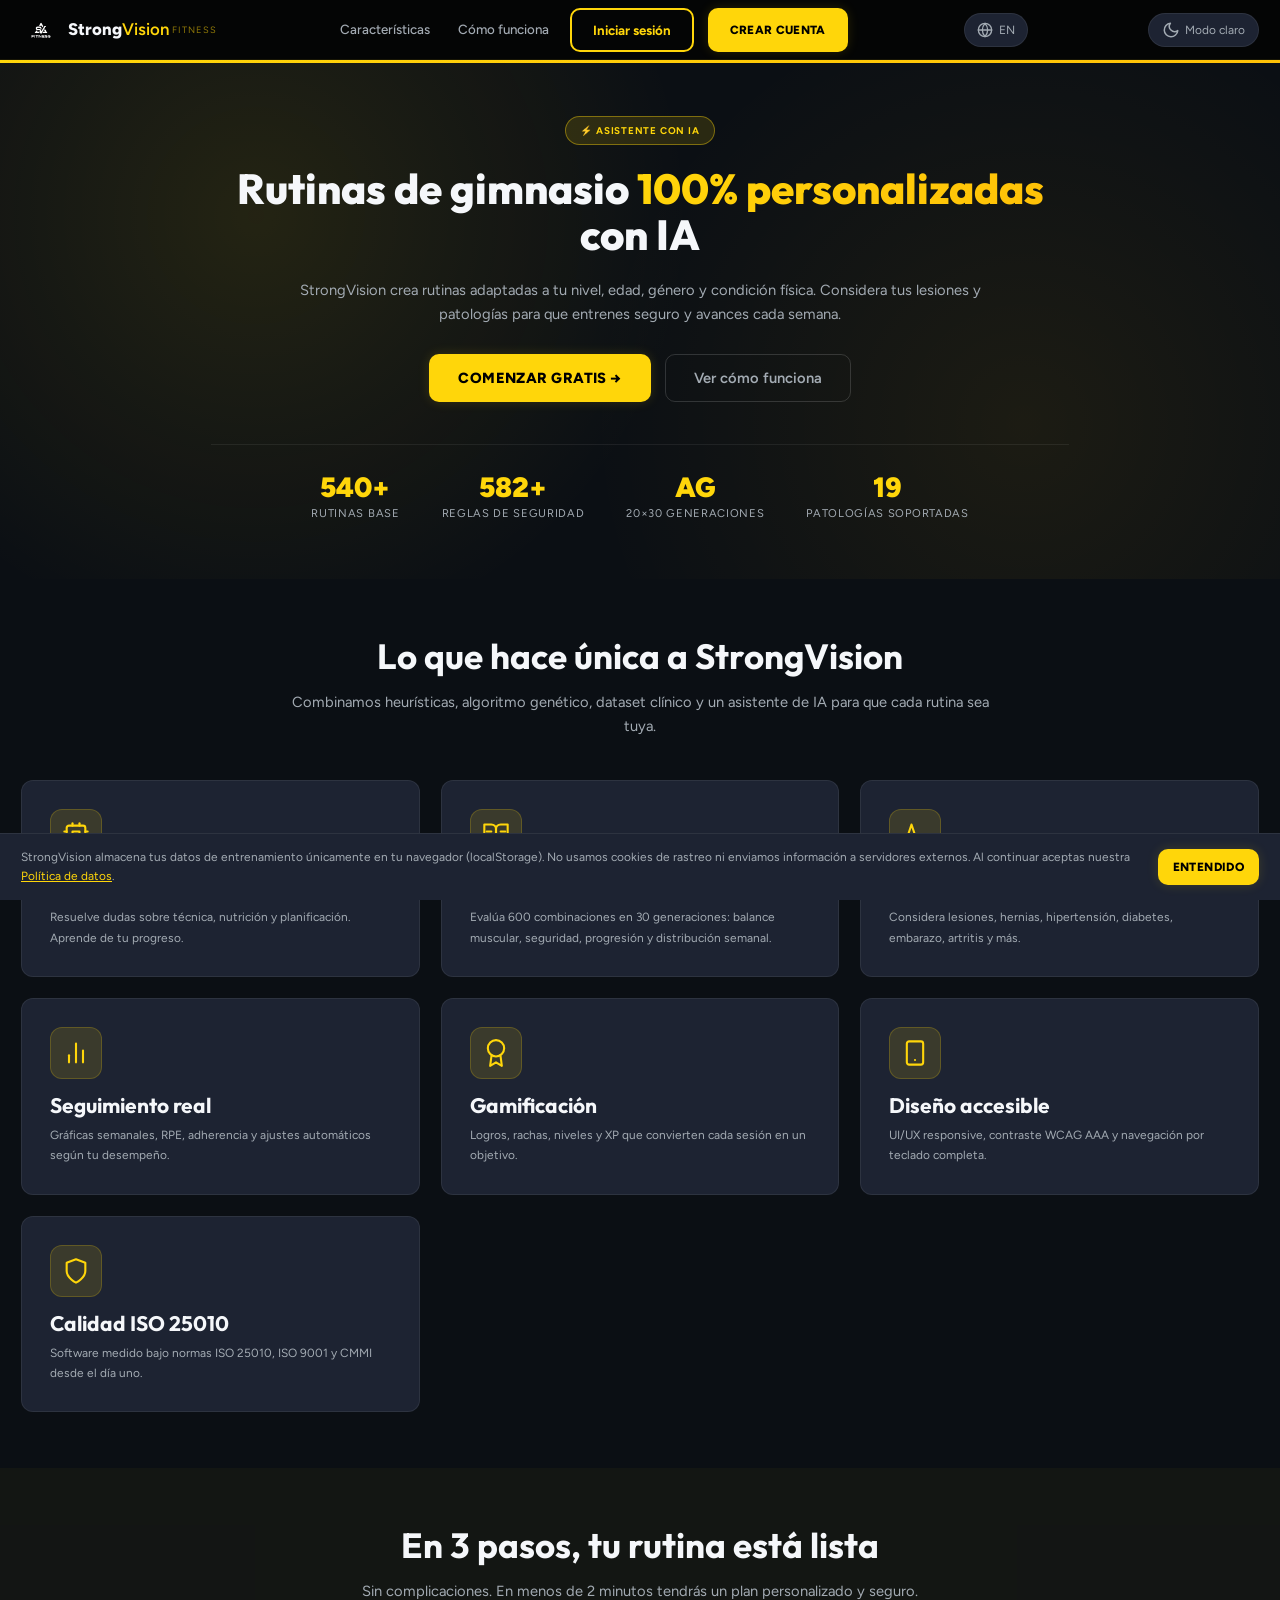
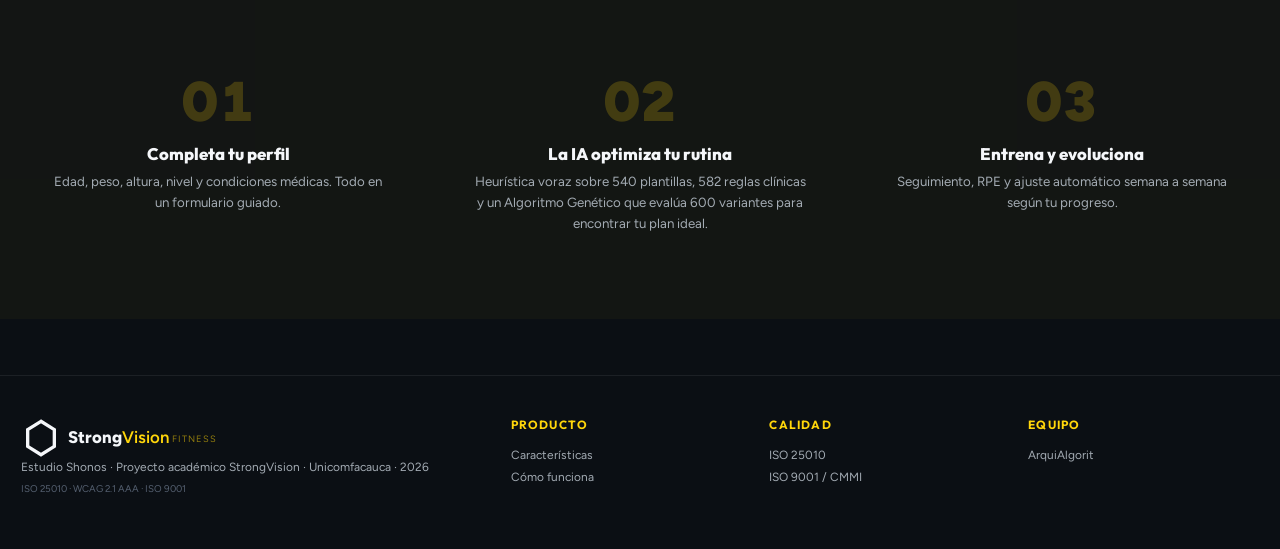
<file: pages/progreso.html>
﻿<!DOCTYPE html>
<html lang="es" data-theme="dark">
<head>
    <meta charset="UTF-8">
    <script>try{var t=localStorage.getItem('sv-theme');if(t)document.documentElement.setAttribute('data-theme',t);}catch(e){}</script>
    <meta name="viewport" content="width=device-width, initial-scale=1.0">
    <title>Mi Progreso - StrongVision</title>
    <link rel="stylesheet" href="../css/styles.css">
    <link rel="stylesheet" href="../css/auth.css">
    <link rel="stylesheet" href="../css/dashboard.css">
    <meta name="theme-color" content="#0D0D0D">
    <link rel="manifest" href="../manifest.json">
    <link rel="preconnect" href="https://fonts.googleapis.com">
    <link rel="preconnect" href="https://fonts.gstatic.com" crossorigin>
    <link href="https://fonts.googleapis.com/css2?family=Outfit:wght@400;500;600;700;800;900&family=Figtree:wght@400;500;600;700&display=swap" rel="stylesheet">
    <link rel="stylesheet" href="../css/gym-bg.css">
</head>
<body class="app-body">
    <div id="dash-bg">
        <div class="dbg-overlay"></div>
    </div>
    <a href="#main-content" class="skip-link">Saltar al contenido principal</a>
    <button id="sidebarToggle" onclick="toggleSidebar()" aria-label="Abrir menú lateral" style="display:none;position:fixed;top:14px;left:14px;z-index:70;width:40px;height:40px;background:var(--surface);border:1px solid var(--border);border-radius:10px;align-items:center;justify-content:center;flex-direction:column;gap:5px;cursor:pointer;">
        <span style="width:18px;height:2px;background:var(--t1);border-radius:1px;display:block;"></span>
        <span style="width:18px;height:2px;background:var(--t1);border-radius:1px;display:block;"></span>
        <span style="width:18px;height:2px;background:var(--t1);border-radius:1px;display:block;"></span>
    </button>
    <aside class="sidebar" id="sidebar">
        <a href="../index.html" class="sb-logo" aria-label="Inicio StrongVision">
            <img src="../images/SV_Fitness_white.png" alt="StrongVision" class="sb-logo-img">
        </a>
        <nav class="sb-nav" aria-label="Menú principal">
            <a href="dashboard.html" class="nav-item"><span class="nav-icon"><svg width="16" height="16" viewBox="0 0 24 24" fill="none" stroke="currentColor" stroke-width="2" stroke-linecap="round" stroke-linejoin="round"><path d="M3 9l9-7 9 7v11a2 2 0 0 1-2 2H5a2 2 0 0 1-2-2z"/><polyline points="9 22 9 12 15 12 15 22"/></svg></span> Inicio</a>
            <a href="rutina.html" class="nav-item"><span class="nav-icon"><svg width="16" height="16" viewBox="0 0 24 24" fill="none" stroke="currentColor" stroke-width="2" stroke-linecap="round" stroke-linejoin="round"><rect x="3" y="3" width="7" height="7" rx="1"/><rect x="14" y="3" width="7" height="7" rx="1"/><rect x="14" y="14" width="7" height="7" rx="1"/><rect x="3" y="14" width="7" height="7" rx="1"/></svg></span> Rutina</a>
            <a href="entrenamiento.html" class="nav-item"><span class="nav-icon"><svg width="16" height="16" viewBox="0 0 24 24" fill="none" stroke="currentColor" stroke-width="2" stroke-linecap="round" stroke-linejoin="round"><polygon points="13 2 3 14 12 14 11 22 21 10 12 10 13 2"/></svg></span> Entrenar</a>
            <a href="progreso.html" class="nav-item active"><span class="nav-icon"><svg width="16" height="16" viewBox="0 0 24 24" fill="none" stroke="currentColor" stroke-width="2" stroke-linecap="round" stroke-linejoin="round"><polyline points="22 12 18 12 15 21 9 3 6 12 2 12"/></svg></span> Progreso</a>
            <a href="biblioteca.html" class="nav-item"><span class="nav-icon"><svg width="16" height="16" viewBox="0 0 24 24" fill="none" stroke="currentColor" stroke-width="2" stroke-linecap="round" stroke-linejoin="round"><path d="M2 3h6a4 4 0 0 1 4 4v14a3 3 0 0 0-3-3H2z"/><path d="M22 3h-6a4 4 0 0 0-4 4v14a3 3 0 0 1 3-3h7z"/></svg></span> Biblioteca</a>
            <a href="admin.html" class="nav-item admin-only-link" style="display:none"><span class="nav-icon"><svg width="16" height="16" viewBox="0 0 24 24" fill="none" stroke="currentColor" stroke-width="2" stroke-linecap="round" stroke-linejoin="round"><path d="M12 22s8-4 8-10V5l-8-3-8 3v7c0 6 8 10 8 10z"/></svg></span> Admin</a>
        </nav>
        <div class="sb-footer">
            <div class="user-row" onclick="window.location='mi-cuenta.html'" role="button" tabindex="0">
                <div class="u-avatar"><span id="avatarLetter">U</span></div>
                <div class="u-info">
                    <div class="u-name" id="sidebarUserName">Usuario</div>
                    <div class="u-role">Ver perfil</div>
                </div>
                <span class="u-chev" aria-hidden="true">▾</span>
            </div>
        </div>
    </aside>
    <div class="app-main">
        <header class="app-topbar">
            <div class="tb-left">
                <h1 id="pageTitle">Mi Progreso</h1>
            </div>
            <div class="tb-right">
                <button class="theme-btn" onclick="toggleTheme()" aria-label="Cambiar tema">
                    <span id="themeIcon"><svg xmlns="http://www.w3.org/2000/svg" width="18" height="18" viewBox="0 0 24 24" fill="none" stroke="currentColor" stroke-width="2" stroke-linecap="round" stroke-linejoin="round"><path d="M21 12.79A9 9 0 1 1 11.21 3 7 7 0 0 0 21 12.79z"/></svg></span>
                    <span id="themeLabel">Modo claro</span>
                </button>
                <div class="notif-btn" aria-label="Notificaciones"><svg xmlns="http://www.w3.org/2000/svg" width="18" height="18" viewBox="0 0 24 24" fill="none" stroke="currentColor" stroke-width="2" stroke-linecap="round" stroke-linejoin="round"><path d="M18 8A6 6 0 0 0 6 8c0 7-3 9-3 9h18s-3-2-3-9"/><path d="M13.73 21a2 2 0 0 1-3.46 0"/></svg><span class="notif-dot" aria-hidden="true"></span></div>
                <div class="user-menu">
                    <div class="tb-avatar" id="userAvatar" aria-haspopup="true" aria-expanded="false" aria-label="Menú de usuario" style="cursor:pointer;">U</div>
                    <div class="user-dropdown" id="userDropdown" role="menu">
                        <a href="mi-cuenta.html" role="menuitem"><svg width="14" height="14" viewBox="0 0 24 24" fill="none" stroke="currentColor" stroke-width="2" stroke-linecap="round" stroke-linejoin="round"><path d="M20 21v-2a4 4 0 0 0-4-4H8a4 4 0 0 0-4 4v2"/><circle cx="12" cy="7" r="4"/></svg> Mi perfil</a>
                        <a href="logros.html" role="menuitem"><svg width="14" height="14" viewBox="0 0 24 24" fill="none" stroke="currentColor" stroke-width="2" stroke-linecap="round" stroke-linejoin="round"><circle cx="12" cy="8" r="6"/><path d="M15.477 12.89L17 22l-5-3-5 3 1.523-9.11"/></svg> Mis logros</a>
                        <a href="ajustes.html" role="menuitem"><svg width="14" height="14" viewBox="0 0 24 24" fill="none" stroke="currentColor" stroke-width="2" stroke-linecap="round" stroke-linejoin="round"><circle cx="12" cy="12" r="3"/><path d="M19.4 15a1.65 1.65 0 0 0 .33 1.82l.06.06a2 2 0 0 1-2.83 2.83l-.06-.06a1.65 1.65 0 0 0-1.82-.33 1.65 1.65 0 0 0-1 1.51V21a2 2 0 0 1-4 0v-.09A1.65 1.65 0 0 0 9 19.4a1.65 1.65 0 0 0-1.82.33l-.06.06a2 2 0 0 1-2.83-2.83l.06-.06A1.65 1.65 0 0 0 4.68 15a1.65 1.65 0 0 0-1.51-1H3a2 2 0 0 1 0-4h.09A1.65 1.65 0 0 0 4.6 9a1.65 1.65 0 0 0-.33-1.82l-.06-.06a2 2 0 0 1 2.83-2.83l.06.06A1.65 1.65 0 0 0 9 4.68a1.65 1.65 0 0 0 1-1.51V3a2 2 0 0 1 4 0v.09a1.65 1.65 0 0 0 1 1.51 1.65 1.65 0 0 0 1.82-.33l.06-.06a2 2 0 0 1 2.83 2.83l-.06.06A1.65 1.65 0 0 0 19.4 9a1.65 1.65 0 0 0 1.51 1H21a2 2 0 0 1 0 4h-.09a1.65 1.65 0 0 0-1.51 1z"/></svg> Ajustes</a>
                        <a href="admin.html" class="admin-only-link" style="display:none" role="menuitem"><svg width="14" height="14" viewBox="0 0 24 24" fill="none" stroke="currentColor" stroke-width="2" stroke-linecap="round" stroke-linejoin="round"><path d="M12 22s8-4 8-10V5l-8-3-8 3v7c0 6 8 10 8 10z"/></svg> Panel Admin</a>
                        <hr>
                        <button class="danger" onclick="cerrarSesionApp()" role="menuitem"><svg width="14" height="14" viewBox="0 0 24 24" fill="none" stroke="currentColor" stroke-width="2" stroke-linecap="round" stroke-linejoin="round"><path d="M9 21H5a2 2 0 0 1-2-2V5a2 2 0 0 1 2-2h4"/><polyline points="16 17 21 12 16 7"/><line x1="21" y1="12" x2="9" y2="12"/></svg> Cerrar sesión</button>
                    </div>
                </div>
            </div>
        </header>
    <main id="main-content" class="page-container">
        <div class="page-header" style="margin-bottom:1.75rem;">
            <h1>Mi Progreso</h1>
            <p>Visualiza tu evolución y mantén el rumbo hacia tus metas.</p>
        </div>

        <div id="sinDatos" class="card" style="display:none;">
            <div class="empty-state">
                <div class="icon"><svg xmlns="http://www.w3.org/2000/svg" width="40" height="40" viewBox="0 0 24 24" fill="none" stroke="currentColor" stroke-width="1.5" stroke-linecap="round" stroke-linejoin="round"><line x1="18" y1="20" x2="18" y2="10"/><line x1="12" y1="20" x2="12" y2="4"/><line x1="6" y1="20" x2="6" y2="14"/></svg></div>
                <h3>Aún no hay datos para mostrar</h3>
                <p>Completa tu primera sesión de entrenamiento para empezar a ver tu progreso.</p>
                <a href="entrenamiento.html" class="btn btn-primary">Empezar a entrenar</a>
            </div>
        </div>

        <div id="conDatos" style="display:none;">
            <div class="prog-kpi-grid">
                <div class="prog-kpi-card" data-accent="#FFD60A">
                    <div class="pkc-icon" style="background:rgba(255,214,10,.1);color:#FFD60A;">
                        <svg width="20" height="20" viewBox="0 0 24 24" fill="none" stroke="currentColor" stroke-width="2" stroke-linecap="round" stroke-linejoin="round"><path d="M13 2L3 14h9l-1 8 10-12h-9l1-8z"/></svg>
                    </div>
                    <div class="pkc-body">
                        <div class="pkc-label">Sesiones totales</div>
                        <div class="pkc-value" id="kpiSesiones">0</div>
                        <div class="pkc-sub">entrenamientos completados</div>
                    </div>
                    <div class="pkc-bar" style="background:rgba(255,214,10,.18);"></div>
                </div>
                <div class="prog-kpi-card" data-accent="#60a5fa">
                    <div class="pkc-icon" style="background:rgba(96,165,250,.1);color:#60a5fa;">
                        <svg width="20" height="20" viewBox="0 0 24 24" fill="none" stroke="currentColor" stroke-width="2" stroke-linecap="round" stroke-linejoin="round"><circle cx="12" cy="12" r="10"/><polyline points="12 6 12 12 16 14"/></svg>
                    </div>
                    <div class="pkc-body">
                        <div class="pkc-label">Tiempo total</div>
                        <div class="pkc-value" id="kpiTiempo">0<small style="font-size:.5em;font-weight:500;opacity:.7;">h</small></div>
                        <div class="pkc-sub">horas de entrenamiento</div>
                    </div>
                    <div class="pkc-bar" style="background:rgba(96,165,250,.18);"></div>
                </div>
                <div class="prog-kpi-card" data-accent="#f97316">
                    <div class="pkc-icon" style="background:rgba(249,115,22,.1);color:#f97316;">
                        <svg width="20" height="20" viewBox="0 0 24 24" fill="none" stroke="currentColor" stroke-width="2" stroke-linecap="round" stroke-linejoin="round"><path d="M8.5 14.5A2.5 2.5 0 0 0 11 12c0-1.38-.5-2-1-3-1.072-2.143-.224-4.054 2-6 .5 2.5 2 4.9 4 6.5 2 1.6 3 3.5 3 5.5a7 7 0 1 1-14 0c0-1.153.433-2.294 1-3a2.5 2.5 0 0 0 2.5 2.5z"/></svg>
                    </div>
                    <div class="pkc-body">
                        <div class="pkc-label">Calorías quemadas</div>
                        <div class="pkc-value" id="kpiCalorias">0</div>
                        <div class="pkc-sub">kcal en total</div>
                    </div>
                    <div class="pkc-bar" style="background:rgba(249,115,22,.18);"></div>
                </div>
                <div class="prog-kpi-card" data-accent="#a78bfa">
                    <div class="pkc-icon" style="background:rgba(167,139,250,.1);color:#a78bfa;">
                        <svg width="20" height="20" viewBox="0 0 24 24" fill="none" stroke="currentColor" stroke-width="2" stroke-linecap="round" stroke-linejoin="round"><polyline points="22 12 18 12 15 21 9 3 6 12 2 12"/></svg>
                    </div>
                    <div class="pkc-body">
                        <div class="pkc-label">RPE promedio</div>
                        <div class="pkc-value" id="kpiRPE">–</div>
                        <div class="pkc-sub">esfuerzo percibido / 10</div>
                    </div>
                    <div class="pkc-bar" style="background:rgba(167,139,250,.18);"></div>
                </div>
            </div>

            <style>
                .prog-kpi-grid{display:grid;grid-template-columns:repeat(auto-fit,minmax(200px,1fr));gap:1rem;margin-bottom:1.5rem;}
                .prog-kpi-card{position:relative;background:var(--surface,#1a1a2e);border:1px solid var(--border,rgba(255,255,255,.08));border-radius:16px;padding:1.25rem 1.25rem 1rem;display:flex;align-items:flex-start;gap:.9rem;overflow:hidden;transition:transform .18s,box-shadow .18s;}
                .prog-kpi-card:hover{transform:translateY(-2px);box-shadow:0 8px 28px rgba(0,0,0,.3);}
                .pkc-bar{position:absolute;bottom:0;left:0;right:0;height:3px;}
                .pkc-icon{width:44px;height:44px;border-radius:12px;display:flex;align-items:center;justify-content:center;flex-shrink:0;}
                .pkc-body{flex:1;min-width:0;}
                .pkc-label{font-size:.68rem;font-weight:600;letter-spacing:.06em;text-transform:uppercase;color:var(--t3,rgba(255,255,255,.4));margin-bottom:.25rem;}
                .pkc-value{font-size:2rem;font-weight:800;line-height:1;color:var(--t1,#fff);margin-bottom:.25rem;}
                .pkc-sub{font-size:.7rem;color:var(--t3,rgba(255,255,255,.35));}
            </style>

            <div class="chart-container">
                <div class="card-header">
                    <div>
                        <h2>Sesiones por semana</h2>
                        <p class="card-subtitle">Últimas 8 semanas</p>
                    </div>
                </div>
                <div class="chart-bars" id="chartSemanal" style="margin-top: var(--sp-xl);"></div>
            </div>

            <div class="chart-container" style="margin-top: var(--sp-lg);">
                <div class="card-header">
                    <div>
                        <h2>Volumen por grupo muscular</h2>
                        <p class="card-subtitle">Series completadas (últimas 4 semanas)</p>
                    </div>
                </div>
                <div class="chart-bars" id="chartGrupos" style="margin-top: var(--sp-xl);"></div>
            </div>

            <div class="card" style="margin-top: var(--sp-lg);">
                <div class="card-header">
                    <div>
                        <h2>Historial de sesiones</h2>
                        <p class="card-subtitle">Filtra y exporta tu actividad</p>
                    </div>
                    <button class="btn btn-secondary" id="btnExportar">📄 Exportar PDF</button>
                </div>
                <div style="display: grid; grid-template-columns: repeat(auto-fit, minmax(180px, 1fr)); gap: var(--sp-sm); margin-bottom: var(--sp-md);">
                    <div class="form-group" style="margin: 0;">
                        <label for="filtroDesde">Desde</label>
                        <input type="date" id="filtroDesde">
                    </div>
                    <div class="form-group" style="margin: 0;">
                        <label for="filtroHasta">Hasta</label>
                        <input type="date" id="filtroHasta">
                    </div>
                    <div class="form-group" style="margin: 0;">
                        <label for="filtroGrupo">Grupo muscular</label>
                        <select id="filtroGrupo">
                            <option value="">Todos</option>
                            <option value="pecho">Pecho</option>
                            <option value="espalda">Espalda</option>
                            <option value="piernas">Piernas</option>
                            <option value="hombro">Hombro</option>
                            <option value="brazo">Brazo</option>
                            <option value="core">Core</option>
                            <option value="cardio">Cardio</option>
                        </select>
                    </div>
                    <div class="form-group" style="margin: 0; display: flex; align-items: flex-end;">
                        <button class="btn btn-secondary" id="btnLimpiarFiltros" style="width: 100%;">Limpiar filtros</button>
                    </div>
                </div>
                <div style="overflow-x: auto;">
                    <table class="table">
                        <thead>
                            <tr>
                                <th>Fecha</th>
                                <th>Día</th>
                                <th>Enfoque</th>
                                <th>Ejercicios</th>
                                <th>Tiempo</th>
                                <th>RPE</th>
                                <th>Cal.</th>
                            </tr>
                        </thead>
                        <tbody id="historialTbody"></tbody>
                    </table>
                </div>
                <div id="historialEmpty" style="text-align:center; padding: var(--sp-md); color: var(--color-text-muted); display:none;">
                    No hay sesiones que coincidan con los filtros aplicados.
                </div>
            </div>

            <div class="card" style="margin-top: var(--sp-lg);">
                <div class="card-header">
                    <h2>Molestias reportadas</h2>
                </div>
                <div id="molestiasContenido">
                    <div class="empty-state" style="padding: var(--sp-md);">
                        <p style="color: var(--color-text-muted);">No has reportado molestias. ¡Sigue así!</p>
                    </div>
                </div>
            </div>
        </div>
    </main>
    </div><!-- /app-main -->

    <div id="toast" class="toast" role="status" aria-live="polite"></div>

    <script src="../js/storage.js"></script>
    <script src="../js/auth.js"></script>
    <script src="../js/nav-admin.js"></script>
    <script src="../js/ia-engine.js"></script>
    <script src="../js/main.js"></script>
    <script src="../js/progreso.js"></script>
    <script src="../js/user-ai-sidebar.js"></script>
    <script src="../js/gym-bg.js"></script>
<script src="../js/notificaciones.js"></script>
<script src="../js/i18n.js"></script>
</body>
</html>
</file>
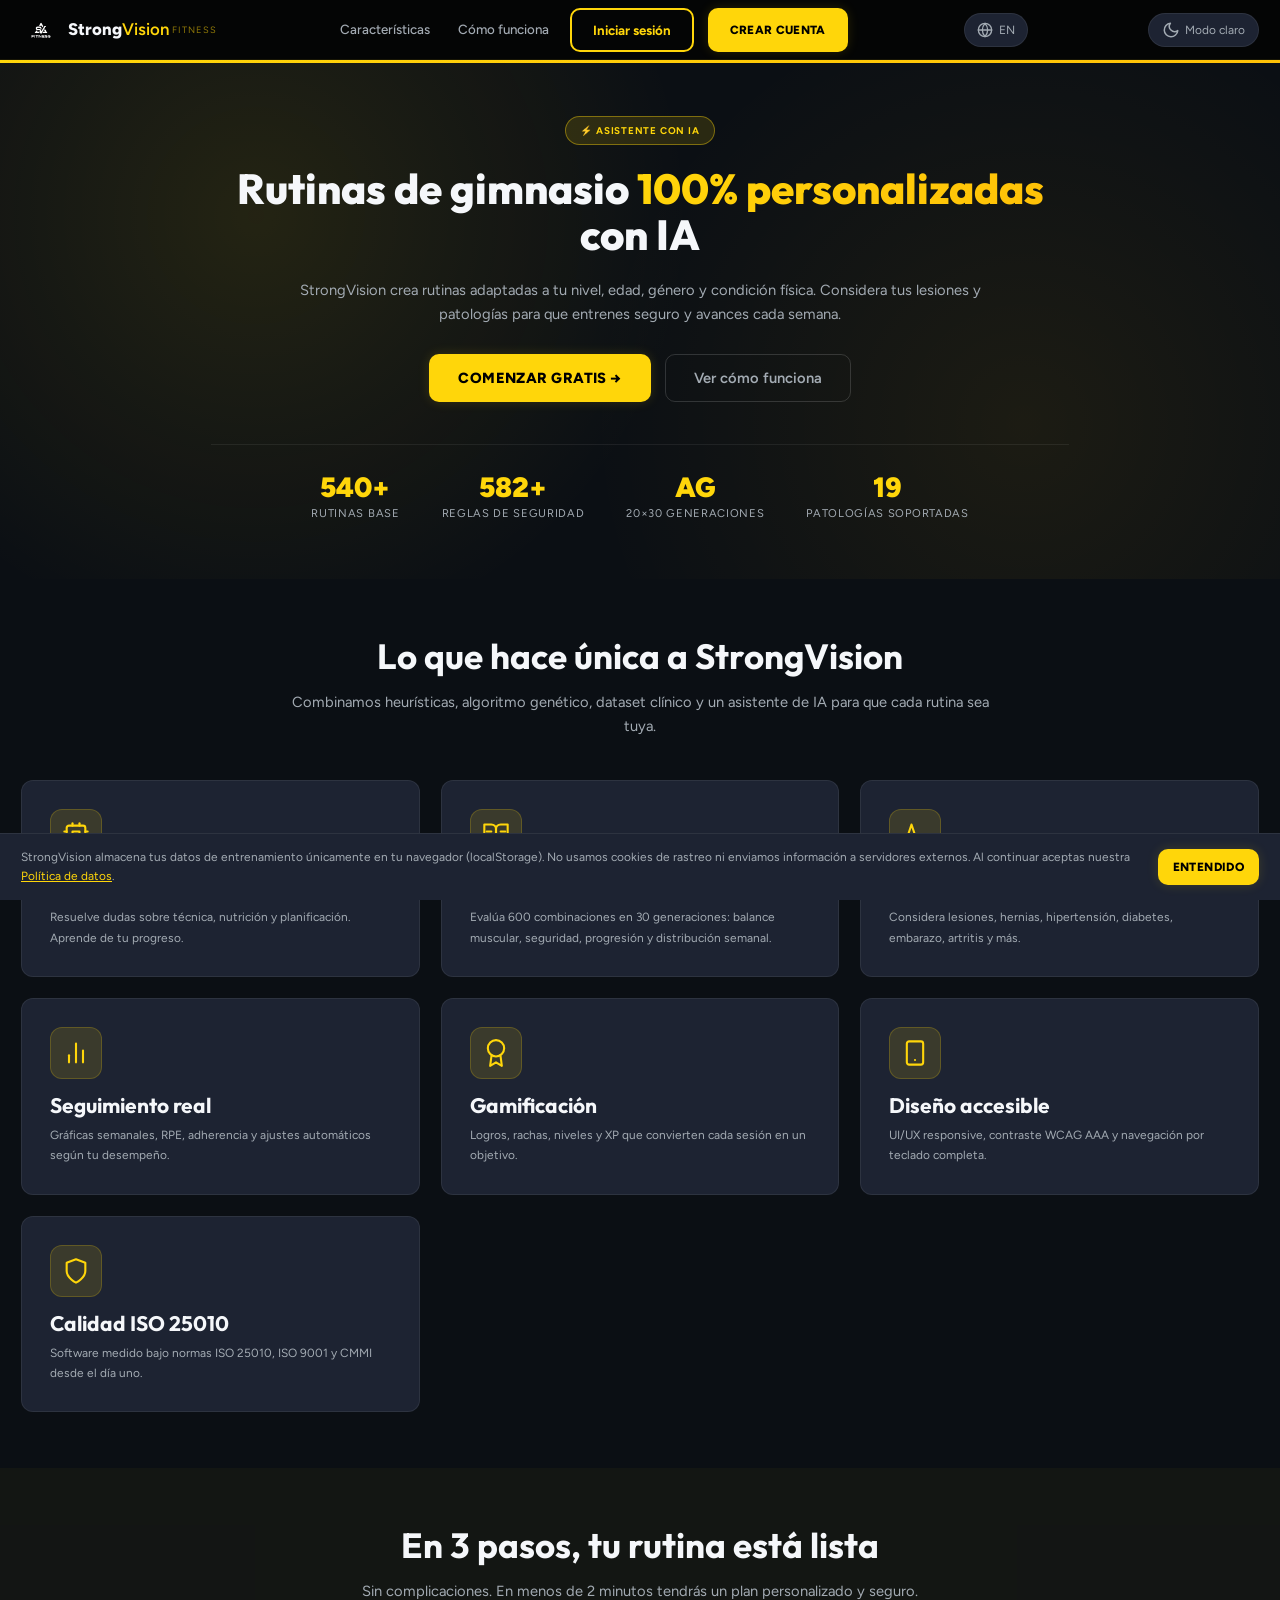
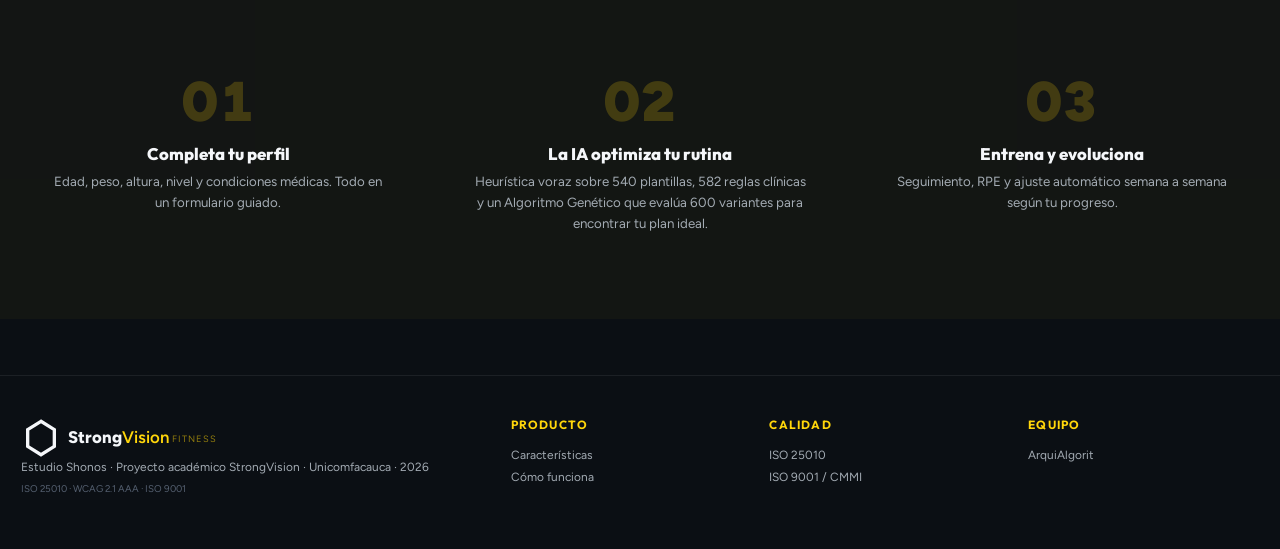
<file: pages/rutina.html>
﻿<!DOCTYPE html>
<html lang="es" data-theme="dark">
<head>
    <meta charset="UTF-8">
    <script>try{var t=localStorage.getItem('sv-theme');if(t)document.documentElement.setAttribute('data-theme',t);}catch(e){}</script>
    <meta name="viewport" content="width=device-width, initial-scale=1.0">
    <title>Mi Rutina - StrongVision</title>
    <link rel="stylesheet" href="../css/styles.css">
    <link rel="stylesheet" href="../css/auth.css">
    <link rel="stylesheet" href="../css/dashboard.css">
    <meta name="theme-color" content="#0D0D0D">
    <link rel="manifest" href="../manifest.json">
    <link rel="preconnect" href="https://fonts.googleapis.com">
    <link rel="preconnect" href="https://fonts.gstatic.com" crossorigin>
    <link href="https://fonts.googleapis.com/css2?family=Outfit:wght@400;500;600;700;800;900&family=Figtree:wght@400;500;600;700&display=swap" rel="stylesheet">
    <link rel="stylesheet" href="../css/gym-bg.css">
</head>
<body class="app-body">
    <div id="dash-bg">
        <div class="dbg-overlay"></div>
    </div>
    <a href="#main-content" class="skip-link">Saltar al contenido principal</a>
    <button id="sidebarToggle" onclick="toggleSidebar()" aria-label="Abrir menú lateral" style="display:none;position:fixed;top:14px;left:14px;z-index:70;width:40px;height:40px;background:var(--surface);border:1px solid var(--border);border-radius:10px;align-items:center;justify-content:center;flex-direction:column;gap:5px;cursor:pointer;">
        <span style="width:18px;height:2px;background:var(--t1);border-radius:1px;display:block;"></span>
        <span style="width:18px;height:2px;background:var(--t1);border-radius:1px;display:block;"></span>
        <span style="width:18px;height:2px;background:var(--t1);border-radius:1px;display:block;"></span>
    </button>
    <aside class="sidebar" id="sidebar">
        <a href="../index.html" class="sb-logo" aria-label="Inicio StrongVision">
            <img src="../images/SV_Fitness_white.png" alt="StrongVision" class="sb-logo-img">
        </a>
        <nav class="sb-nav" aria-label="Menú principal">
            <a href="dashboard.html" class="nav-item"><span class="nav-icon"><svg width="16" height="16" viewBox="0 0 24 24" fill="none" stroke="currentColor" stroke-width="2" stroke-linecap="round" stroke-linejoin="round"><path d="M3 9l9-7 9 7v11a2 2 0 0 1-2 2H5a2 2 0 0 1-2-2z"/><polyline points="9 22 9 12 15 12 15 22"/></svg></span> Inicio</a>
            <a href="rutina.html" class="nav-item active"><span class="nav-icon"><svg width="16" height="16" viewBox="0 0 24 24" fill="none" stroke="currentColor" stroke-width="2" stroke-linecap="round" stroke-linejoin="round"><rect x="3" y="3" width="7" height="7" rx="1"/><rect x="14" y="3" width="7" height="7" rx="1"/><rect x="14" y="14" width="7" height="7" rx="1"/><rect x="3" y="14" width="7" height="7" rx="1"/></svg></span> Rutina</a>
            <a href="entrenamiento.html" class="nav-item"><span class="nav-icon"><svg width="16" height="16" viewBox="0 0 24 24" fill="none" stroke="currentColor" stroke-width="2" stroke-linecap="round" stroke-linejoin="round"><polygon points="13 2 3 14 12 14 11 22 21 10 12 10 13 2"/></svg></span> Entrenar</a>
            <a href="progreso.html" class="nav-item"><span class="nav-icon"><svg width="16" height="16" viewBox="0 0 24 24" fill="none" stroke="currentColor" stroke-width="2" stroke-linecap="round" stroke-linejoin="round"><polyline points="22 12 18 12 15 21 9 3 6 12 2 12"/></svg></span> Progreso</a>
            <a href="biblioteca.html" class="nav-item"><span class="nav-icon"><svg width="16" height="16" viewBox="0 0 24 24" fill="none" stroke="currentColor" stroke-width="2" stroke-linecap="round" stroke-linejoin="round"><path d="M2 3h6a4 4 0 0 1 4 4v14a3 3 0 0 0-3-3H2z"/><path d="M22 3h-6a4 4 0 0 0-4 4v14a3 3 0 0 1 3-3h7z"/></svg></span> Biblioteca</a>
            <a href="admin.html" class="nav-item admin-only-link" style="display:none"><span class="nav-icon"><svg width="16" height="16" viewBox="0 0 24 24" fill="none" stroke="currentColor" stroke-width="2" stroke-linecap="round" stroke-linejoin="round"><path d="M12 22s8-4 8-10V5l-8-3-8 3v7c0 6 8 10 8 10z"/></svg></span> Admin</a>
        </nav>
        <div class="sb-footer">
            <div class="user-row" onclick="window.location='mi-cuenta.html'" role="button" tabindex="0">
                <div class="u-avatar"><span id="avatarLetter">U</span></div>
                <div class="u-info">
                    <div class="u-name" id="sidebarUserName">Usuario</div>
                    <div class="u-role">Ver perfil</div>
                </div>
                <span class="u-chev" aria-hidden="true">▾</span>
            </div>
        </div>
    </aside>
    <div class="app-main">
        <header class="app-topbar">
            <div class="tb-left">
                <h1 id="pageTitle">Mi Rutina</h1>
                <p id="pageSubtitle">Diseñada por la IA según tu perfil.</p>
            </div>
            <div class="tb-right">
                <button class="theme-btn" onclick="toggleTheme()" aria-label="Cambiar tema">
                    <span id="themeIcon"><svg xmlns="http://www.w3.org/2000/svg" width="18" height="18" viewBox="0 0 24 24" fill="none" stroke="currentColor" stroke-width="2" stroke-linecap="round" stroke-linejoin="round"><path d="M21 12.79A9 9 0 1 1 11.21 3 7 7 0 0 0 21 12.79z"/></svg></span>
                    <span id="themeLabel">Modo claro</span>
                </button>
                <div class="notif-btn" aria-label="Notificaciones"><svg xmlns="http://www.w3.org/2000/svg" width="18" height="18" viewBox="0 0 24 24" fill="none" stroke="currentColor" stroke-width="2" stroke-linecap="round" stroke-linejoin="round"><path d="M18 8A6 6 0 0 0 6 8c0 7-3 9-3 9h18s-3-2-3-9"/><path d="M13.73 21a2 2 0 0 1-3.46 0"/></svg><span class="notif-dot" aria-hidden="true"></span></div>
                <div class="user-menu">
                    <div class="tb-avatar" id="userAvatar" aria-haspopup="true" aria-expanded="false" aria-label="Menú de usuario" style="cursor:pointer;">U</div>
                    <div class="user-dropdown" id="userDropdown" role="menu">
                        <a href="mi-cuenta.html" role="menuitem"><svg width="14" height="14" viewBox="0 0 24 24" fill="none" stroke="currentColor" stroke-width="2" stroke-linecap="round" stroke-linejoin="round"><path d="M20 21v-2a4 4 0 0 0-4-4H8a4 4 0 0 0-4 4v2"/><circle cx="12" cy="7" r="4"/></svg> Mi perfil</a>
                        <a href="logros.html" role="menuitem"><svg width="14" height="14" viewBox="0 0 24 24" fill="none" stroke="currentColor" stroke-width="2" stroke-linecap="round" stroke-linejoin="round"><circle cx="12" cy="8" r="6"/><path d="M15.477 12.89L17 22l-5-3-5 3 1.523-9.11"/></svg> Mis logros</a>
                        <a href="ajustes.html" role="menuitem"><svg width="14" height="14" viewBox="0 0 24 24" fill="none" stroke="currentColor" stroke-width="2" stroke-linecap="round" stroke-linejoin="round"><circle cx="12" cy="12" r="3"/><path d="M19.4 15a1.65 1.65 0 0 0 .33 1.82l.06.06a2 2 0 0 1-2.83 2.83l-.06-.06a1.65 1.65 0 0 0-1.82-.33 1.65 1.65 0 0 0-1 1.51V21a2 2 0 0 1-4 0v-.09A1.65 1.65 0 0 0 9 19.4a1.65 1.65 0 0 0-1.82.33l-.06.06a2 2 0 0 1-2.83-2.83l.06-.06A1.65 1.65 0 0 0 4.68 15a1.65 1.65 0 0 0-1.51-1H3a2 2 0 0 1 0-4h.09A1.65 1.65 0 0 0 4.6 9a1.65 1.65 0 0 0-.33-1.82l-.06-.06a2 2 0 0 1 2.83-2.83l.06.06A1.65 1.65 0 0 0 9 4.68a1.65 1.65 0 0 0 1-1.51V3a2 2 0 0 1 4 0v.09a1.65 1.65 0 0 0 1 1.51 1.65 1.65 0 0 0 1.82-.33l.06-.06a2 2 0 0 1 2.83 2.83l-.06.06A1.65 1.65 0 0 0 19.4 9a1.65 1.65 0 0 0 1.51 1H21a2 2 0 0 1 0 4h-.09a1.65 1.65 0 0 0-1.51 1z"/></svg> Ajustes</a>
                        <a href="admin.html" class="admin-only-link" style="display:none" role="menuitem"><svg width="14" height="14" viewBox="0 0 24 24" fill="none" stroke="currentColor" stroke-width="2" stroke-linecap="round" stroke-linejoin="round"><path d="M12 22s8-4 8-10V5l-8-3-8 3v7c0 6 8 10 8 10z"/></svg> Panel Admin</a>
                        <hr>
                        <button class="danger" onclick="cerrarSesionApp()" role="menuitem"><svg width="14" height="14" viewBox="0 0 24 24" fill="none" stroke="currentColor" stroke-width="2" stroke-linecap="round" stroke-linejoin="round"><path d="M9 21H5a2 2 0 0 1-2-2V5a2 2 0 0 1 2-2h4"/><polyline points="16 17 21 12 16 7"/><line x1="21" y1="12" x2="9" y2="12"/></svg> Cerrar sesión</button>
                    </div>
                </div>
            </div>
        </header>
        <main id="main-content" class="page-container">
        <div class="page-header">
            <h1 id="heroTitle">Mi Rutina Personalizada</h1>
            <p id="heroSub">Generada por IA: Heurística Voraz → Filtro Clínico → Algoritmo Genético → Heurística Evolutiva.</p>
        </div>

        <div id="sinPerfil" class="card" style="display:none;">
            <div class="empty-state">
                <div class="icon"><svg xmlns="http://www.w3.org/2000/svg" width="40" height="40" viewBox="0 0 24 24" fill="none" stroke="currentColor" stroke-width="1.5" stroke-linecap="round" stroke-linejoin="round" style="color:var(--y)"><path d="M20 21v-2a4 4 0 0 0-4-4H8a4 4 0 0 0-4 4v2"/><circle cx="12" cy="7" r="4"/></svg></div>
                <h3 id="sinPerfilTitle">Necesitas completar tu perfil primero</h3>
                <p id="sinPerfilSub">Para generar una rutina personalizada, primero cuéntanos sobre ti.</p>
                <a href="perfil.html" class="btn btn-primary" id="sinPerfilBtn">Completar perfil</a>
            </div>
        </div>

        <div id="sinRutina" class="card" style="display:none;">
            <div class="empty-state">
                <div class="icon"><svg xmlns="http://www.w3.org/2000/svg" width="44" height="44" viewBox="0 0 24 24" fill="none" stroke="currentColor" stroke-width="1.5" stroke-linecap="round" stroke-linejoin="round" style="color:var(--y)"><polygon points="13 2 3 14 12 14 11 22 21 10 12 10 13 2"/></svg></div>
                <h3 id="sinRutinaTitle">Genera tu primera rutina</h3>
                <p id="sinRutinaSub">Nuestro motor de IA ejecuta un pipeline de 4 etapas: selecciona entre <strong>540 rutinas base</strong>, aplica <strong>582 reglas de seguridad</strong>, optimiza con un <strong>Algoritmo Genético</strong> (20 individuos × 30 generaciones) y adapta según tu historial.</p>
                <button class="btn btn-primary btn-lg" id="btnGenerar" style="display:inline-flex;align-items:center;gap:0.5rem;"><svg xmlns="http://www.w3.org/2000/svg" width="16" height="16" viewBox="0 0 24 24" fill="none" stroke="currentColor" stroke-width="2.5" stroke-linecap="round" stroke-linejoin="round"><polygon points="13 2 3 14 12 14 11 22 21 10 12 10 13 2"/></svg> <span id="btnGenerarLabel">Generar mi rutina</span></button>
            </div>
        </div>

        <div id="conRutina" style="display:none;">
            <div class="card" style="margin-bottom: var(--sp-lg);">
                <div class="card-header">
                    <div>
                        <h2 id="rutinaTitulo">Plan de entrenamiento</h2>
                        <p class="card-subtitle" id="rutinaSubtitulo"></p>
                    </div>
                    <div style="display: flex; gap: var(--sp-sm); flex-wrap: wrap;">
                        <a href="entrenamiento.html" class="btn btn-primary" style="display:inline-flex;align-items:center;gap:0.45rem;"><svg xmlns="http://www.w3.org/2000/svg" width="15" height="15" viewBox="0 0 24 24" fill="none" stroke="currentColor" stroke-width="2.5" stroke-linecap="round" stroke-linejoin="round"><polygon points="5 3 19 12 5 21 5 3"/></svg> <span id="btnEntrenarLabel">Entrenar ahora</span></a>
                        <button class="btn btn-secondary" id="btnRegenerar" style="display:inline-flex;align-items:center;gap:0.45rem;"><svg xmlns="http://www.w3.org/2000/svg" width="14" height="14" viewBox="0 0 24 24" fill="none" stroke="currentColor" stroke-width="2.5" stroke-linecap="round" stroke-linejoin="round"><polyline points="23 4 23 10 17 10"/><polyline points="1 20 1 14 7 14"/><path d="M3.51 9a9 9 0 0 1 14.85-3.36L23 10M1 14l4.64 4.36A9 9 0 0 0 20.49 15"/></svg> <span id="btnRegenerarLabel">Regenerar</span></button>
                    </div>
                </div>
                <div id="rutinaTags" style="display: flex; gap: var(--sp-sm); flex-wrap: wrap; margin-bottom: var(--sp-md);"></div>
                <div id="rutinaAdvertencias"></div>
                <div style="display: grid; grid-template-columns: repeat(auto-fit, minmax(140px, 1fr)); gap: var(--sp-sm); margin-top: var(--sp-md);">
                    <div class="stat-card">
                        <div class="stat-icon"><svg xmlns="http://www.w3.org/2000/svg" width="20" height="20" viewBox="0 0 24 24" fill="none" stroke="currentColor" stroke-width="2" stroke-linecap="round" stroke-linejoin="round"><rect x="3" y="4" width="18" height="18" rx="2" ry="2"/><line x1="16" y1="2" x2="16" y2="6"/><line x1="8" y1="2" x2="8" y2="6"/><line x1="3" y1="10" x2="21" y2="10"/></svg></div>
                        <div class="stat-label">Días/semana</div>
                        <div class="stat-value" id="metaDias">-</div>
                    </div>
                    <div class="stat-card">
                        <div class="stat-icon"><svg xmlns="http://www.w3.org/2000/svg" width="20" height="20" viewBox="0 0 24 24" fill="none" stroke="currentColor" stroke-width="2" stroke-linecap="round" stroke-linejoin="round"><line x1="8" y1="6" x2="21" y2="6"/><line x1="8" y1="12" x2="21" y2="12"/><line x1="8" y1="18" x2="21" y2="18"/><line x1="3" y1="6" x2="3.01" y2="6"/><line x1="3" y1="12" x2="3.01" y2="12"/><line x1="3" y1="18" x2="3.01" y2="18"/></svg></div>
                        <div class="stat-label">Total ejercicios</div>
                        <div class="stat-value" id="metaTotal">-</div>
                    </div>
                    <div class="stat-card">
                        <div class="stat-icon"><svg xmlns="http://www.w3.org/2000/svg" width="20" height="20" viewBox="0 0 24 24" fill="none" stroke="currentColor" stroke-width="2" stroke-linecap="round" stroke-linejoin="round"><path d="M12 22s8-4 8-10V5l-8-3-8 3v7c0 6 8 10 8 10z"/></svg></div>
                        <div class="stat-label">Adaptaciones</div>
                        <div class="stat-value" id="metaAdaptaciones">-</div>
                    </div>
                    <div class="stat-card">
                        <div class="stat-icon"><svg xmlns="http://www.w3.org/2000/svg" width="20" height="20" viewBox="0 0 24 24" fill="none" stroke="currentColor" stroke-width="2" stroke-linecap="round" stroke-linejoin="round"><rect x="4" y="4" width="16" height="16" rx="2"/><rect x="9" y="9" width="6" height="6"/><line x1="9" y1="1" x2="9" y2="4"/><line x1="15" y1="1" x2="15" y2="4"/><line x1="9" y1="20" x2="9" y2="23"/><line x1="15" y1="20" x2="15" y2="23"/><line x1="20" y1="9" x2="23" y2="9"/><line x1="20" y1="14" x2="23" y2="14"/><line x1="1" y1="9" x2="4" y2="9"/><line x1="1" y1="14" x2="4" y2="14"/></svg></div>
                        <div class="stat-label">Generación IA</div>
                        <div class="stat-value" id="metaGeneracion">-</div>
                    </div>
                    <div class="stat-card">
                        <div class="stat-icon"><svg xmlns="http://www.w3.org/2000/svg" width="20" height="20" viewBox="0 0 24 24" fill="none" stroke="currentColor" stroke-width="2" stroke-linecap="round" stroke-linejoin="round"><polyline points="22 12 18 12 15 21 9 3 6 12 2 12"/></svg></div>
                        <div class="stat-label">Fitness AG</div>
                        <div class="stat-value" id="metaFitness">-</div>
                    </div>
                </div>
            </div>

            <div class="card" style="margin-bottom: var(--sp-lg);">
                <div class="card-header">
                    <h3 style="display:flex;align-items:center;gap:0.5rem;"><svg xmlns="http://www.w3.org/2000/svg" width="18" height="18" viewBox="0 0 24 24" fill="none" stroke="currentColor" stroke-width="2" stroke-linecap="round" stroke-linejoin="round" style="color:var(--y)"><path d="M13 2L3 14h9l-1 8 10-12h-9l1-8z"/></svg> <span id="calHdrLabel">Calentamiento</span> <span style="font-size:0.75rem;font-weight:500;color:var(--t3);">5-10 min</span></h3>
                </div>
                <div id="calentamientoLista"></div>
            </div>

            <div id="diasContenido"></div>

            <div class="card" style="margin-top: var(--sp-lg);">
                <div class="card-header">
                    <h3 style="display:flex;align-items:center;gap:0.5rem;"><svg xmlns="http://www.w3.org/2000/svg" width="18" height="18" viewBox="0 0 24 24" fill="none" stroke="currentColor" stroke-width="2" stroke-linecap="round" stroke-linejoin="round" style="color:var(--y)"><path d="M9.59 4.59A2 2 0 1 1 11 8H2m10.59 11.41A2 2 0 1 0 14 16H2m15.73-8.27A2.5 2.5 0 1 1 19.5 12H2"/></svg> <span id="estHdrLabel">Estiramiento final</span></h3>
                </div>
                <div id="estiramientoLista"></div>
            </div>
        </div>
    </main>
    </div><!-- /app-main -->

    <div id="loadingOverlay" class="loading-overlay" style="display:none;">
        <div class="spinner"></div>
        <h3 id="loadingTitle">Generando tu rutina personalizada...</h3>
        <p id="loadingStep">Analizando tu perfil...</p>
    </div>

    <div id="reemplazoModal" class="modal" role="dialog" aria-hidden="true">
        <div class="modal-overlay" onclick="cerrarReemplazo()"></div>
        <div class="modal-content" role="document">
            <button class="modal-close" onclick="cerrarReemplazo()" aria-label="Cerrar">×</button>
            <h2 id="reemplazoModalTitle">Reemplazar ejercicio</h2>
            <p class="modal-sub" id="reemplazoOriginal">-</p>
            <div id="reemplazoOpciones" style="display: grid; gap: var(--sp-sm);"></div>
        </div>
    </div>

    <div id="toast" class="toast" role="status" aria-live="polite"></div>

    <script src="../data/ejercicios-data.js"></script>
    <script src="../data/filtros-data.js"></script>
    <script src="../data/heuristicas-data.js"></script>
    <script src="../js/storage.js"></script>
    <script src="../js/auth.js"></script>
    <script src="../js/nav-admin.js"></script>
    <script src="../js/ia-engine.js"></script>
    <script src="../js/main.js"></script>
    <script src="../js/rutina.js"></script>
    <script src="../js/user-ai-sidebar.js"></script>
    <script src="../js/gym-bg.js"></script>
<script src="../js/notificaciones.js"></script>
<script src="../js/i18n.js"></script>
</body>
</html>
</file>
<file: css/styles.css>
/* ========================================
   STRONGVISION — Estilos principales
   Paleta Smart Fit: Negro profundo + Verde Lima eléctrico
   Cumple WCAG AAA (14.7:1), ISO 25010
   ======================================== */

/* =============================================
   SECCIÓN: ANIMACIONES GLOBALES
   ============================================= */
@keyframes fadeInUp {
  from { opacity: 0; transform: translateY(20px); }
  to   { opacity: 1; transform: translateY(0); }
}
@keyframes fadeIn {
  from { opacity: 0; }
  to   { opacity: 1; }
}
@keyframes slideInLeft {
  from { opacity: 0; transform: translateX(-20px); }
  to   { opacity: 1; transform: translateX(0); }
}
@keyframes spin { to { transform: rotate(360deg); } }
@keyframes pulse {
  0%, 100% { opacity: 1; }
  50%       { opacity: 0.5; }
}

.animate-fadeInUp { animation: fadeInUp 0.5s ease forwards; }
.animate-fadeIn   { animation: fadeIn 0.4s ease forwards; }

.brand-fitness {
    font-size: 0.55em;
    font-weight: 400;
    letter-spacing: 0.12em;
    text-transform: uppercase;
    opacity: 0.55;
    margin-left: 3px;
    vertical-align: middle;
}

.features-grid .feature-card:nth-child(1) { animation-delay: 0ms; }
.features-grid .feature-card:nth-child(2) { animation-delay: 80ms; }
.features-grid .feature-card:nth-child(3) { animation-delay: 160ms; }
.features-grid .feature-card:nth-child(4) { animation-delay: 240ms; }
.features-grid .feature-card:nth-child(5) { animation-delay: 320ms; }
.features-grid .feature-card:nth-child(6) { animation-delay: 400ms; }

/* =============================================
   SECCIÓN: VARIABLES CSS — PALETA OSCURO/CLARO
   ============================================= */

/* ── MODO OSCURO (default) ── */
[data-theme="dark"], :root {
  --bg:          #0B0F14;
  --surface:     #141A23;
  --card:        #1D2332;
  --card2:       #222B3C;
  --border:      rgba(255,255,255,0.07);
  --border-h:    rgba(255,255,255,0.13);
  --t1:          #F5F7FA;
  --t2:          #A3ABB3;
  --t3:          #556070;
  --y:           #FFD60A;
  --ys:          #FFC107;
  --yb:          rgba(255,214,10,0.13);
  --ybl:         rgba(255,214,10,0.28);
  --green:       #22C55E;
  --blue:        #3B82F6;
  --red:         #EF4444;
  --sh:          0 4px 20px rgba(0,0,0,0.45);
  --shc:         0 2px 10px rgba(0,0,0,0.3);

  /* Aliases para compatibilidad con JS existente */
  --color-bg-deep:       var(--bg);
  --color-bg:            var(--surface);
  --color-bg-card:       var(--card);
  --color-bg-card-hover: var(--card2);
  --color-surface:       var(--card);
  --color-border:        var(--border);
  --color-border-hover:  var(--border-h);
  --color-text:          var(--t1);
  --color-text-muted:    var(--t2);
  --color-text-subtle:   var(--t3);
  --color-primary:       var(--y);
  --color-primary-dark:  var(--ys);
  --color-primary-light: #FFED4E;
  --color-secondary:     var(--y);
  --color-accent:        var(--ys);
  --color-success:       var(--green);
  --color-warning:       var(--ys);
  --color-danger:        var(--red);
  --color-info:          var(--blue);
  --color-text-on-light: #000000;
  --color-text-on-primary: #000000;
  --gradient-brand:      linear-gradient(135deg, var(--y), var(--ys));
  --gradient-brand-soft: rgba(255,214,10,0.08);
  --gradient-bg:         none;
  --shadow-sm:           0 1px 3px rgba(0,0,0,0.3);
  --shadow-md:           0 4px 12px rgba(0,0,0,0.4);
  --shadow-lg:           0 12px 32px rgba(0,0,0,0.5);
  --shadow-glow:         0 0 20px rgba(255,214,10,0.25);
  --shadow-glow-sm:      0 0 12px rgba(255,214,10,0.15);
  --font-base:           'Figtree', 'Outfit', -apple-system, sans-serif;
  --font-display:        'Outfit', sans-serif;
  --fs-xs:   0.72rem;
  --fs-sm:   0.85rem;
  --fs-base: 0.95rem;
  --fs-md:   1.05rem;
  --fs-lg:   1.2rem;
  --fs-xl:   1.5rem;
  --fs-2xl:  2rem;
  --fs-3xl:  2.5rem;
  --fs-4xl:  3rem;
  --sp-xs:   0.25rem;
  --sp-sm:   0.5rem;
  --sp-md:   1rem;
  --sp-lg:   1.5rem;
  --sp-xl:   2rem;
  --sp-2xl:  3rem;
  --sp-3xl:  4rem;
  --radius-sm:   6px;
  --radius-md:   10px;
  --radius-lg:   12px;
  --radius-xl:   16px;
  --radius-full: 9999px;
  --transition-fast: 150ms ease;
  --transition-base: 200ms ease;
  --transition-slow: 300ms ease;
  --navbar-height: 60px;
  --sidebar-w:     245px;
  --max-width:     1400px;
}

/* ── Logo swap sin flash (index.html) ── */
[data-theme="light"] img[src*="SV_Fitness_white"] {
  content: url('../images/SV_Fitness_transparent.png');
}

/* ── MODO CLARO — Paleta gris/negro/teal ── */
[data-theme="light"] {
  --bg:          #f2f2f2;
  --surface:     #ebebeb;
  --card:        rgba(255,255,255,0.82);
  --card2:       rgba(255,255,255,0.92);
  --border:      rgba(0,0,0,0.10);
  --border-h:    rgba(0,0,0,0.22);
  --t1:          #111111;
  --t2:          #555555;
  --t3:          #888888;
  --y:           #f5c800;
  --ys:          #e5b000;
  --yb:          rgba(245,200,0,0.12);
  --ybl:         rgba(245,200,0,0.40);
  --green:       #b8920a;
  --blue:        #888888;
  --red:         #dc2626;
  --sh:          0 4px 12px rgba(0,0,0,0.10);
  --shc:         0 2px 8px rgba(0,0,0,0.07);

  --color-bg-deep:         #fafaf8;
  --color-bg:              #f5f5f3;
  --color-bg-card:         #ffffff;
  --color-bg-card-hover:   #fffdf7;
  --color-surface:         rgba(255,255,255,0.60);
  --color-border:          rgba(0,0,0,0.10);
  --color-border-hover:    rgba(0,0,0,0.22);
  --color-text:            rgba(0,0,0,0.82);
  --color-text-muted:      rgba(0,0,0,0.54);
  --color-text-subtle:     rgba(0,0,0,0.38);
  --color-text-on-light:   rgba(0,0,0,0.82);
  --color-text-on-primary: #ffffff;
  --color-primary:         #b8920a;
  --color-primary-dark:    #9a7a08;
  --color-primary-light:   #e0b600;
  --color-secondary:       #f5c800;
  --color-accent:          #b8920a;
  --gradient-brand:        linear-gradient(135deg, #f5c800 0%, #e0b600 100%);
  --gradient-brand-soft:   linear-gradient(135deg,rgba(245,200,0,0.12) 0%,rgba(224,182,0,0.12) 100%);
  --gradient-bg:           radial-gradient(ellipse at 15% 40%, rgba(245,200,0,0.12) 0%, transparent 50%),
                           radial-gradient(ellipse at 85% 60%, rgba(0,0,0,0.02) 0%, transparent 50%);
  --color-success:         #b8920a;
  --color-warning:         #d97706;
  --color-danger:          #dc2626;
  --color-info:            #888888;
  --shadow-sm:             0 1px 3px rgba(0,0,0,0.08);
  --shadow-md:             0 4px 12px rgba(0,0,0,0.10);
  --shadow-lg:             0 12px 32px rgba(0,0,0,0.14);
  --shadow-glow:           0 0 24px rgba(245,200,0,0.20);
  --shadow-glow-sm:        0 0 12px rgba(245,200,0,0.15);
}

/* =============================================
   SECCIÓN: RESET Y BASE
   ============================================= */
*, *::before, *::after { box-sizing: border-box; margin: 0; padding: 0; }
html { font-size: 14px; scroll-behavior: smooth; -webkit-text-size-adjust: 100%; }

body {
  font-family: 'Figtree', 'Outfit', -apple-system, BlinkMacSystemFont, 'Segoe UI', sans-serif;
  font-size: var(--fs-base);
  line-height: 1.6;
  color: var(--t1);
  background: var(--bg);
  background-image: var(--gradient-bg);
  min-height: 100vh;
  -webkit-font-smoothing: antialiased;
  text-rendering: optimizeLegibility;
  transition: background 0.3s, color 0.3s;
}

img, svg { max-width: 100%; display: block; }

a {
  color: var(--color-primary);
  text-decoration: none;
  transition: color var(--transition-fast);
}
a:hover { color: var(--color-primary-light); }

button { font-family: inherit; cursor: pointer; border: none; background: none; color: inherit; }

input, select, textarea {
  font-family: inherit;
  font-size: inherit;
  color: var(--t1);
}

h1, h2, h3, h4, h5 {
  font-family: 'Outfit', var(--font-display), sans-serif;
  line-height: 1.2;
  font-weight: 700;
  color: var(--t1);
}
h1 { font-size: var(--fs-4xl); font-weight: 800; }
h2 { font-size: var(--fs-3xl); }
h3 { font-size: var(--fs-xl); }
h4 { font-size: var(--fs-md); }

:focus-visible {
  outline: 2px solid var(--y);
  outline-offset: 2px;
  border-radius: 4px;
}

/* =============================================
   SECCIÓN: ACCESIBILIDAD — SKIP LINK
   ============================================= */
.skip-link {
  position: absolute;
  top: -100%;
  left: 50%;
  transform: translateX(-50%);
  background: var(--color-primary);
  color: #000;
  padding: 0.75rem 1.5rem;
  font-weight: 800;
  border-radius: 0 0 var(--radius-md) var(--radius-md);
  z-index: 10000;
  transition: top 0.2s;
  text-decoration: none;
  white-space: nowrap;
}
.skip-link:focus { top: 0; }

/* =============================================
   SECCIÓN: UTILIDADES
   ============================================= */
.container {
  max-width: var(--max-width);
  margin: 0 auto;
  padding: 0 var(--sp-lg);
}

.gradient-text {
  background: var(--gradient-brand);
  -webkit-background-clip: text;
  background-clip: text;
  -webkit-text-fill-color: transparent;
  display: inline-block;
}

.section { padding: var(--sp-3xl) 0; }
.section-alt { background-color: rgba(255,214,10,0.03); }

.section-header {
  text-align: center;
  max-width: 720px;
  margin: 0 auto var(--sp-2xl);
}
.section-header h2 { margin-bottom: var(--sp-md); }
.section-header p { color: var(--color-text-muted); font-size: var(--fs-md); }

.sr-only {
  position: absolute; width: 1px; height: 1px;
  padding: 0; margin: -1px; overflow: hidden;
  clip: rect(0,0,0,0); white-space: nowrap; border: 0;
}

/* =============================================
   SECCIÓN: BOTONES
   ============================================= */
.btn {
  display: inline-flex;
  align-items: center;
  justify-content: center;
  gap: var(--sp-sm);
  padding: 0.75rem 1.5rem;
  font-size: var(--fs-base);
  font-weight: 600;
  border-radius: var(--radius-md);
  cursor: pointer;
  transition: all var(--transition-base);
  white-space: nowrap;
  text-decoration: none;
  border: 1px solid transparent;
  min-height: 44px;
}
.btn:disabled { opacity: 0.5; cursor: not-allowed; }
.btn:active { transform: scale(0.97); transition: transform 0.1s ease; }

.btn.loading {
  opacity: 0.7;
  pointer-events: none;
  cursor: not-allowed;
}
.btn.loading::after {
  content: '';
  width: 14px; height: 14px;
  border: 2px solid rgba(0,0,0,0.3);
  border-top-color: #000;
  border-radius: 50%;
  animation: spin 0.6s linear infinite;
  display: inline-block;
  margin-left: 8px;
  vertical-align: middle;
}

.btn-primary {
  background: var(--color-primary);
  color: #000000;
  font-weight: 800;
  letter-spacing: 0.03em;
  text-transform: uppercase;
  font-size: 0.85rem;
  box-shadow: var(--shadow-glow-sm);
}
.btn-primary:hover:not(:disabled) {
  background: var(--color-primary-light);
  box-shadow: var(--shadow-glow);
  transform: translateY(-1px);
}
.btn-primary:active { transform: translateY(0) scale(0.97); }

.btn-secondary {
  background: transparent;
  border: 2px solid var(--color-primary);
  color: var(--color-primary);
  font-weight: 700;
}
.btn-secondary:hover:not(:disabled) {
  background: var(--yb);
  box-shadow: var(--shadow-glow-sm);
}

.btn-ghost {
  background: transparent;
  border: 1px solid rgba(255,255,255,0.15);
  color: var(--color-text-muted);
}
.btn-ghost:hover:not(:disabled) {
  border-color: var(--color-primary);
  color: var(--color-primary);
}

.btn-danger {
  background: var(--color-danger);
  color: white;
}
.btn-danger:hover:not(:disabled) { background: #cc2f25; }

.btn-lg { padding: 1rem 2rem; font-size: var(--fs-md); }
.btn-sm { padding: 0.5rem 1rem; font-size: var(--fs-sm); min-height: 36px; }
.btn-block { width: 100%; }

/* =============================================
   SECCIÓN: NAVBAR
   ============================================= */
.navbar {
  position: sticky;
  top: 0;
  z-index: 100;
  background: rgba(5, 5, 5, 0.92);
  backdrop-filter: blur(20px);
  -webkit-backdrop-filter: blur(20px);
  border-bottom: 1px solid rgba(255,214,10,0.08);
  height: var(--navbar-height);
  display: flex;
  align-items: center;
  transition: background 0.3s, border-color 0.3s;
}

.nav-container {
  max-width: var(--max-width);
  width: 100%;
  margin: 0 auto;
  padding: 0 var(--sp-lg);
  display: flex;
  align-items: center;
  justify-content: space-between;
  gap: var(--sp-md);
}

.nav-logo {
  display: flex;
  align-items: center;
  gap: var(--sp-sm);
  font-size: var(--fs-lg);
  color: var(--color-text);
  font-weight: 600;
}
.nav-logo strong { font-weight: 800; color: var(--t1); }
.nav-logo span { color: var(--color-primary); }
.nav-logo:hover { color: var(--color-primary); }

.logo-icon {
  width: 40px; height: 40px;
  border-radius: var(--radius-md);
  overflow: hidden;
  display: flex;
  align-items: center;
  justify-content: center;
  flex-shrink: 0;
}
.logo-icon img { width: 40px; height: 40px; object-fit: cover; border-radius: var(--radius-md); }

.nav-links {
  display: flex;
  align-items: center;
  gap: var(--sp-md);
}
.nav-links > a {
  color: var(--color-text-muted);
  font-weight: 500;
  padding: 0.5rem;
  transition: color var(--transition-fast);
}
.nav-links > a:hover { color: var(--color-primary); }

.menu-toggle {
  display: none;
  flex-direction: column;
  gap: 5px;
  padding: 8px;
}
.menu-toggle span {
  width: 24px; height: 2px;
  background: var(--color-text);
  border-radius: 2px;
  transition: all var(--transition-fast);
}

/* =============================================
   SECCIÓN: BREADCRUMB (HCI — Nielsen #3)
   ============================================= */
.breadcrumb {
  padding: 0.5rem var(--sp-lg);
  font-size: var(--fs-xs);
  color: var(--color-text-subtle);
  border-bottom: 1px solid var(--color-border);
  background: rgba(255,214,10,0.02);
}
.breadcrumb a { color: var(--color-text-muted); }
.breadcrumb a:hover { color: var(--color-primary); }
.breadcrumb span[aria-current] { color: var(--color-primary); font-weight: 600; }

/* =============================================
   SECCIÓN: HERO
   ============================================= */
.hero {
  position: relative;
  padding: var(--sp-3xl) 0;
  overflow: hidden;
  background: var(--bg);
  transition: background 0.3s;
}

.hero::before {
  content: '';
  position: absolute;
  top: 0; left: 0; right: 0;
  height: 3px;
  background: var(--gradient-brand);
}

.hero-bg {
  position: absolute;
  inset: 0;
  z-index: 0;
  background-image:
    radial-gradient(circle at 20% 30%, rgba(255,214,10,0.1) 0%, transparent 40%),
    radial-gradient(circle at 80% 70%, rgba(255,193,7,0.07) 0%, transparent 40%);
  pointer-events: none;
}

.hero-content {
  position: relative;
  z-index: 1;
  max-width: 900px;
  margin: 0 auto;
  text-align: center;
  padding: 0 var(--sp-lg);
}

.hero-badge {
  display: inline-block;
  padding: 0.4rem 1rem;
  background: var(--yb);
  border: 1px solid rgba(255,214,10,0.4);
  border-radius: var(--radius-full);
  color: var(--color-primary);
  font-size: 0.7rem;
  font-weight: 700;
  letter-spacing: 0.08em;
  text-transform: uppercase;
  margin-bottom: var(--sp-lg);
}

.hero h1 { margin-bottom: var(--sp-lg); line-height: 1.1; }

.hero-subtitle {
  font-size: var(--fs-md);
  color: var(--color-text-muted);
  margin-bottom: var(--sp-xl);
  max-width: 700px;
  margin-left: auto;
  margin-right: auto;
}

.hero-cta {
  display: flex;
  gap: var(--sp-md);
  justify-content: center;
  flex-wrap: wrap;
  margin-bottom: var(--sp-2xl);
}

.hero-stats {
  display: flex;
  gap: var(--sp-2xl);
  justify-content: center;
  flex-wrap: wrap;
  padding-top: var(--sp-xl);
  border-top: 1px solid var(--color-border);
}
.hero-stats > div {
  display: flex;
  flex-direction: column;
  align-items: center;
  gap: 4px;
}
.hero-stats strong {
  font-size: 2rem;
  font-weight: 900;
  color: var(--color-primary);
  display: block;
  line-height: 1;
}
.hero-stats span {
  color: var(--color-text-muted);
  font-size: 0.8rem;
  text-transform: uppercase;
  letter-spacing: 0.06em;
}

/* =============================================
   SECCIÓN: FEATURES GRID
   ============================================= */
.features-grid {
  display: grid;
  grid-template-columns: repeat(auto-fit, minmax(280px, 1fr));
  gap: var(--sp-lg);
}

.feature-card {
  background: var(--color-bg-card);
  border: 1px solid var(--color-border);
  border-radius: var(--radius-lg);
  padding: var(--sp-xl);
  transition: all var(--transition-base);
}
.feature-card:hover {
  border-color: var(--color-primary);
  box-shadow: 0 0 0 1px rgba(255,214,10,0.2), var(--shadow-lg);
  transform: translateY(-3px);
  background: var(--color-bg-card-hover);
}

.feature-icon {
  background: var(--yb);
  border: 1px solid rgba(255,214,10,0.2);
  border-radius: 12px;
  width: 52px; height: 52px;
  display: flex;
  align-items: center;
  justify-content: center;
  margin-bottom: var(--sp-md);
  color: var(--y);
}

.feature-card h3 { margin-bottom: var(--sp-sm); }
.feature-card p { color: var(--color-text-muted); font-size: var(--fs-sm); line-height: 1.7; }

/* =============================================
   SECCIÓN: STEPS / CÓMO FUNCIONA
   ============================================= */
.steps-grid {
  display: grid;
  grid-template-columns: repeat(auto-fit, minmax(220px, 1fr));
  gap: var(--sp-lg);
}

.step-card {
  background: var(--color-bg-card);
  border: 1px solid var(--color-border);
  border-radius: var(--radius-lg);
  padding: var(--sp-xl);
  position: relative;
  transition: all var(--transition-base);
}
.step-card:hover {
  border-color: var(--color-primary);
  transform: translateY(-2px);
  box-shadow: var(--shadow-glow-sm);
}

.step-num {
  width: 48px; height: 48px;
  background: var(--gradient-brand);
  color: #000000;
  border-radius: var(--radius-full);
  display: flex;
  align-items: center;
  justify-content: center;
  font-weight: 800;
  font-size: var(--fs-lg);
  margin-bottom: var(--sp-md);
}

.step-card h3 { margin-bottom: var(--sp-sm); }
.step-card p { color: var(--color-text-muted); font-size: var(--fs-sm); }

/* Steps flow alternativo (pasos grandes) */
.steps-flow {
  display: grid;
  grid-template-columns: repeat(auto-fit, minmax(260px, 1fr));
  gap: var(--sp-xl);
  position: relative;
}
.step { text-align: center; padding: var(--sp-xl); position: relative; }
.step-number {
  font-size: 4rem;
  font-weight: 900;
  color: var(--color-primary);
  opacity: 0.2;
  line-height: 1;
  margin-bottom: var(--sp-md);
  font-variant-numeric: tabular-nums;
}
.step:hover .step-number { opacity: 0.5; transition: opacity 0.3s; }
.step h3 { font-size: var(--fs-lg); font-weight: 800; margin-bottom: var(--sp-sm); }
.step p { color: var(--color-text-muted); line-height: 1.6; }

/* =============================================
   SECCIÓN: ABOUT / CALIDAD
   ============================================= */
.about-grid {
  display: grid;
  grid-template-columns: 1fr 1fr;
  gap: var(--sp-2xl);
  align-items: center;
}

.about-lead { color: var(--color-text-muted); margin: var(--sp-md) 0 var(--sp-lg); }

.about-list {
  list-style: none;
  display: grid;
  gap: var(--sp-sm);
}
.about-list li {
  position: relative;
  padding-left: 2rem;
  color: var(--color-text-muted);
  font-size: var(--fs-sm);
}
.about-list li::before {
  content: "✓";
  position: absolute;
  left: 0;
  color: var(--color-primary);
  font-weight: 800;
  width: 24px; height: 24px;
  background: var(--yb);
  border-radius: var(--radius-full);
  display: flex;
  align-items: center;
  justify-content: center;
}
.about-list strong { color: var(--color-text); }

.quality-card {
  background: var(--color-bg-card);
  border: 1px solid var(--color-border);
  border-radius: var(--radius-lg);
  padding: var(--sp-xl);
  display: grid;
  gap: var(--sp-lg);
}
.quality-row {
  display: grid;
  grid-template-columns: 120px 1fr 50px;
  align-items: center;
  gap: var(--sp-md);
}
.quality-row span { font-size: var(--fs-sm); color: var(--color-text-muted); }
.quality-row strong { font-size: var(--fs-sm); text-align: right; color: var(--color-primary); }
.bar {
  height: 8px;
  background: rgba(255,255,255,0.06);
  border-radius: var(--radius-full);
  overflow: hidden;
}
.bar > div {
  height: 100%;
  background: var(--gradient-brand);
  border-radius: var(--radius-full);
  box-shadow: 0 0 8px rgba(255,214,10,0.3);
  transition: width var(--transition-slow);
}

/* =============================================
   SECCIÓN: FOOTER
   ============================================= */
.footer {
  background: var(--color-bg-deep);
  border-top: 1px solid var(--border);
  padding: var(--sp-2xl) 0 var(--sp-lg);
  margin-top: var(--sp-3xl);
}

.footer-grid {
  display: grid;
  grid-template-columns: 2fr repeat(3, 1fr);
  gap: var(--sp-xl);
  margin-bottom: var(--sp-xl);
}
.footer-grid h4 {
  margin-bottom: var(--sp-md);
  font-size: var(--fs-sm);
  text-transform: uppercase;
  letter-spacing: 0.1em;
  color: var(--color-primary);
}
.footer-grid a, .footer-grid p {
  display: block;
  color: var(--color-text-muted);
  font-size: var(--fs-sm);
  margin-bottom: var(--sp-xs);
}
.footer-grid a:hover { color: var(--color-primary); }

/* Footer brand alternativo */
.site-footer {
  background: var(--color-bg-deep);
  border-top: 1px solid var(--border);
  padding: var(--sp-xl) 0;
  margin-top: var(--sp-3xl);
}
.site-footer .container {
  display: flex;
  justify-content: space-between;
  align-items: center;
  flex-wrap: wrap;
  gap: var(--sp-md);
}
.footer-logo { color: var(--color-text); font-size: 1.1rem; font-weight: 800; }
.footer-logo strong { color: var(--color-primary); }
.footer-brand p { color: var(--color-text-subtle); font-size: var(--fs-xs); margin-top: 4px; }
.footer-meta { color: var(--color-text-subtle); font-size: var(--fs-xs); text-align: right; }
.footer-meta span { display: block; }

/* =============================================
   SECCIÓN: TOAST (Nielsen #1 — Visibilidad del estado)
   ============================================= */
.toast {
  position: fixed;
  bottom: 24px;
  left: 50%;
  transform: translateX(-50%) translateY(80px);
  background: var(--color-bg-card);
  border: 1px solid var(--color-border);
  border-left: 4px solid var(--color-primary);
  border-radius: var(--radius-md);
  padding: 0.85rem 1.25rem;
  box-shadow: var(--shadow-lg);
  font-size: var(--fs-sm);
  font-weight: 500;
  z-index: 9000;
  opacity: 0;
  transition: all 0.3s cubic-bezier(0.4, 0, 0.2, 1);
  max-width: 380px;
  width: calc(100% - 48px);
}
.toast.show {
  opacity: 1;
  transform: translateX(-50%) translateY(0);
}
.toast.success { border-left-color: var(--color-primary); }
.toast.error   { border-left-color: var(--color-danger); }
.toast.warning { border-left-color: var(--color-warning); }
.toast.info    { border-left-color: var(--color-info); }

/* =============================================
   SECCIÓN: GAMIFICACIÓN — Insignias y XP
   ============================================= */
.achievement-badge {
  display: inline-flex;
  align-items: center;
  gap: 0.4rem;
  background: var(--yb);
  border: 1px solid rgba(255,214,10,0.2);
  color: var(--color-primary);
  border-radius: var(--radius-full);
  padding: 0.3rem 0.8rem;
  font-size: 0.75rem;
  font-weight: 700;
  text-transform: uppercase;
  letter-spacing: 0.05em;
}

.xp-bar {
  position: relative;
  height: 8px;
  background: rgba(255,255,255,0.06);
  border-radius: 4px;
  overflow: hidden;
}
.xp-fill {
  height: 100%;
  background: var(--gradient-brand);
  border-radius: 4px;
  box-shadow: 0 0 12px rgba(255,214,10,0.4);
  transition: width 1s cubic-bezier(0.4, 0, 0.2, 1);
}

.streak-counter {
  display: flex;
  align-items: center;
  gap: 0.5rem;
  font-size: 1.5rem;
  font-weight: 900;
  color: var(--color-primary);
}
.streak-counter .streak-flame {
  font-size: 1.8rem;
  filter: drop-shadow(0 0 6px rgba(255,140,0,0.5));
}

/* =============================================
   SECCIÓN: RESPONSIVE — Mobile First
   Breakpoints: 360 | 480 | 768 | 1024 | 1280
   ============================================= */

/* ── 1280px → Desktop grande: asegurar 3 columnas en features ── */
@media (min-width: 1280px) {
  .features-grid { grid-template-columns: repeat(3, 1fr); }
}

/* ── 1024px → Desktop: apilar about-grid y footer 2 columnas ── */
@media (max-width: 1024px) {
  .about-grid { grid-template-columns: 1fr; gap: var(--sp-xl); }
  .footer-grid { grid-template-columns: 1fr 1fr; gap: var(--sp-lg); }
}

/* ── 900px → Tablet: navbar collapsa, stats compactos ── */
@media (max-width: 900px) {
  :root {
    --fs-4xl: 2.5rem;
    --fs-3xl: 2rem;
    --sp-3xl: 3rem;
  }
  .nav-links { display: none; }
  .nav-links.open {
    display: flex;
    flex-direction: column;
    position: absolute;
    top: var(--navbar-height);
    left: 0; right: 0;
    background: var(--surface);
    border-bottom: 1px solid var(--border);
    padding: var(--sp-md);
    gap: var(--sp-sm);
    z-index: 99;
  }
  .nav-links.open > a, .nav-links.open .btn {
    width: 100%;
    text-align: center;
    justify-content: center;
  }
  .menu-toggle { display: flex; }
  .hero-stats { gap: var(--sp-lg); }
  .steps-grid { grid-template-columns: repeat(auto-fit, minmax(200px, 1fr)); }
  .steps-flow { grid-template-columns: repeat(auto-fit, minmax(200px, 1fr)); }
}

/* ── 768px → Tablet pequeño ── */
@media (max-width: 768px) {
  :root {
    --fs-4xl: 2.2rem;
    --fs-3xl: 1.8rem;
    --sp-3xl: 2.5rem;
    --sp-2xl: 2rem;
  }
  .container { padding: 0 var(--sp-md); }
  .section { padding: var(--sp-2xl) 0; }
  .section-header { margin-bottom: var(--sp-xl); }
  .quality-row { grid-template-columns: 90px 1fr 40px; gap: 0.5rem; }
  .hero-stats { gap: var(--sp-md); }
  .hero-stats strong { font-size: 1.6rem; }
  .site-footer .container { flex-wrap: wrap; gap: var(--sp-sm); }
}

/* ── 480px → Móvil grande ── */
@media (max-width: 480px) {
  :root {
    --fs-4xl: 1.9rem;
    --fs-3xl: 1.5rem;
    --sp-3xl: 2rem;
    --sp-2xl: 1.5rem;
  }
  .container { padding: 0 var(--sp-md); }
  .hero-cta { flex-direction: column; align-items: stretch; }
  .hero-cta .btn { width: 100%; justify-content: center; }
  .footer-grid { grid-template-columns: 1fr; }
  .quality-row { grid-template-columns: 80px 1fr 36px; gap: 0.4rem; font-size: var(--fs-xs); }
  .hero-stats { flex-wrap: wrap; gap: var(--sp-sm); }
  .hero-stats > div { flex: 1 1 40%; min-width: 100px; }
  .hero-stats strong { font-size: 1.4rem; }
  .features-grid { grid-template-columns: 1fr; }
  .steps-grid { grid-template-columns: 1fr; }
  .steps-flow { grid-template-columns: 1fr; }
  .site-footer .container { flex-direction: column; text-align: center; }
  .footer-meta { text-align: center; }
  .section-header h2 { font-size: var(--fs-xl); }
  .section-header p { font-size: var(--fs-base); }
  .hero-subtitle { font-size: var(--fs-base); }
  .about-lead { font-size: var(--fs-base); }
}

/* ── 360px → Móvil pequeño ── */
@media (max-width: 360px) {
  :root {
    --fs-4xl: 1.65rem;
    --fs-3xl: 1.3rem;
  }
  .nav-container { padding: 0 var(--sp-sm); }
  .hero-badge { font-size: 0.6rem; padding: 0.3rem 0.7rem; }
  .hero-subtitle { font-size: var(--fs-sm); }
  .hero-stats > div { flex: 1 1 100%; text-align: center; }
  .hero-stats strong { font-size: 1.25rem; }
  .quality-row { grid-template-columns: 70px 1fr 32px; gap: 0.3rem; }
  .quality-row span { font-size: 0.65rem; }
}

/* =============================================
   SECCIÓN: ACCESIBILIDAD — Reduce motion
   Cumple: WCAG 2.1 SC 2.3.3
   ============================================= */
@media (prefers-reduced-motion: reduce) {
  *, *::before, *::after {
    animation-duration: 0.01ms !important;
    transition-duration: 0.01ms !important;
    scroll-behavior: auto !important;
  }
}

/* =============================================
   SECCIÓN: NAVBAR THEME BUTTON (landing page)
   ============================================= */
.nav-theme-btn {
  display: inline-flex;
  align-items: center;
  gap: 0.4rem;
  padding: 0.35rem 0.9rem;
  background: var(--card);
  border: 1px solid var(--border);
  border-radius: var(--radius-full);
  font-size: var(--fs-sm);
  color: var(--t2);
  cursor: pointer;
  transition: all var(--transition-fast);
  font-family: inherit;
  min-height: 34px;
  white-space: nowrap;
}
.nav-theme-btn:hover { border-color: var(--y); color: var(--y); }
[data-theme="light"] .nav-theme-btn { background: var(--card); border-color: rgba(190,140,0,0.18); color: #6B5500; }

/* =============================================
   SECCIÓN: LANDING PAGE — Modo claro gris/negro/teal
   ============================================= */

/* Navbar */
[data-theme="light"] .navbar {
  background: rgba(250,250,248,0.82);
  backdrop-filter: blur(20px);
  -webkit-backdrop-filter: blur(20px);
  border-bottom: 0.5px solid rgba(245,200,0,0.18);
  box-shadow: 0 1px 0 rgba(0,0,0,0.06);
}
[data-theme="light"] .nav-links > a { color: #555555; }
[data-theme="light"] .nav-links > a:hover { color: #111111; }
[data-theme="light"] .nav-links.open {
  background: rgba(250,250,248,0.95);
  border-bottom-color: rgba(0,0,0,0.08);
}

/* Hero */
[data-theme="light"] .hero {
  background: #fafaf8;
}
[data-theme="light"] .hero::before { height: 2px; opacity: 0.5; }
[data-theme="light"] .hero-bg {
  background-image:
    radial-gradient(ellipse at 15% 40%, rgba(245,200,0,0.10) 0%, transparent 50%),
    radial-gradient(ellipse at 85% 60%, rgba(0,0,0,0.04) 0%, transparent 50%);
}
[data-theme="light"] .hero h1 { color: #111111; }
[data-theme="light"] .hero-badge {
  background: rgba(245,200,0,0.12);
  border-color: rgba(245,200,0,0.40);
  color: #b8920a;
}
[data-theme="light"] .gradient-text {
  background: none;
  -webkit-background-clip: unset;
  background-clip: unset;
  -webkit-text-fill-color: unset;
  color: #b8920a;
}
[data-theme="light"] .hero-subtitle { color: #555555; }
[data-theme="light"] .hero-stats { border-top-color: rgba(0,0,0,0.10); }
[data-theme="light"] .hero-stats strong { color: #111111; }
[data-theme="light"] .hero-stats span   { color: #888888; }

/* Botones landing */
[data-theme="light"] .btn-primary {
  background: #111111;
  color: #ffffff;
  box-shadow: none;
}
[data-theme="light"] .btn-primary:hover:not(:disabled) {
  background: #333333;
  box-shadow: 0 4px 16px rgba(0,0,0,0.25);
  transform: translateY(-1px);
}
[data-theme="light"] .btn-secondary {
  background: transparent;
  border-color: rgba(0,0,0,0.25);
  color: #111111;
}
[data-theme="light"] .btn-secondary:hover:not(:disabled) {
  background: rgba(0,0,0,0.06);
  border-color: rgba(0,0,0,0.35);
}
[data-theme="light"] .btn-ghost {
  border-color: rgba(0,0,0,0.18);
  color: #555555;
  background: transparent;
}
[data-theme="light"] .btn-ghost:hover:not(:disabled) {
  background: rgba(0,0,0,0.06);
  color: #111111;
  border-color: rgba(0,0,0,0.25);
}

/* Sections */
[data-theme="light"] .section-alt {
  background: rgba(0,0,0,0.03);
}
[data-theme="light"] .section-header p { color: #555555; }

/* Feature cards */
[data-theme="light"] .feature-card {
  background: rgba(255,255,255,0.68);
  backdrop-filter: blur(8px);
  -webkit-backdrop-filter: blur(8px);
  border: 0.5px solid rgba(0,0,0,0.08);
  box-shadow: 0 2px 10px rgba(0,0,0,0.05);
}
[data-theme="light"] .feature-card:hover {
  background: rgba(255,255,255,0.88);
  border-color: rgba(245,200,0,0.35);
  box-shadow: 0 8px 24px rgba(245,200,0,0.12), 0 2px 8px rgba(0,0,0,0.06);
  transform: translateY(-4px);
}
[data-theme="light"] .feature-card h3 { color: #111111; }
[data-theme="light"] .feature-card p  { color: #555555; }
[data-theme="light"] .feature-icon {
  background: #111111;
  border-color: #111111;
  color: #f5c800;
}

/* Steps */
[data-theme="light"] .step-card {
  background: rgba(255,255,255,0.68);
  backdrop-filter: blur(8px);
  -webkit-backdrop-filter: blur(8px);
  border: 0.5px solid rgba(0,0,0,0.08);
  box-shadow: 0 2px 10px rgba(0,0,0,0.05);
}
[data-theme="light"] .step-card:hover {
  background: rgba(255,255,255,0.88);
  border-color: rgba(245,200,0,0.35);
  box-shadow: 0 8px 24px rgba(245,200,0,0.12), 0 2px 8px rgba(0,0,0,0.06);
  transform: translateY(-4px);
}
[data-theme="light"] .step-card h3 { color: #111111; }
[data-theme="light"] .step-card p  { color: #555555; }
[data-theme="light"] .step-number { color: #111111; opacity: 0.15; }
[data-theme="light"] .step:hover .step-number { opacity: 0.35; }
[data-theme="light"] .step h3 { color: #111111; }
[data-theme="light"] .step p  { color: #555555; }

/* Quality card / about */
[data-theme="light"] .quality-card {
  background: rgba(255,255,255,0.68);
  backdrop-filter: blur(8px);
  -webkit-backdrop-filter: blur(8px);
  border: 0.5px solid rgba(0,0,0,0.08);
  box-shadow: 0 2px 10px rgba(0,0,0,0.05);
}
[data-theme="light"] .quality-row span { color: #555555; }
[data-theme="light"] .quality-row strong { color: #111111; }
[data-theme="light"] .bar { background: rgba(0,0,0,0.08); }
[data-theme="light"] .about-list li::before { color: #111111; background: rgba(245,200,0,0.12); }
[data-theme="light"] .about-list li { color: #555555; }
[data-theme="light"] .about-list strong { color: #111111; }
[data-theme="light"] .about-lead { color: #555555; }

/* Footer */
[data-theme="light"] .footer {
  background: #e8e8e8;
  border-top: 1px solid rgba(0,0,0,0.08);
}
[data-theme="light"] .site-footer {
  background: #e8e8e8;
  border-top: 1px solid rgba(0,0,0,0.08);
}
[data-theme="light"] .footer-grid h4 { color: #b8920a; }
[data-theme="light"] .footer-grid a  { color: rgba(0,0,0,0.52); }
[data-theme="light"] .footer-grid a:hover { color: rgba(0,0,0,0.80); }
[data-theme="light"] .footer-grid p  { color: rgba(0,0,0,0.40); }
[data-theme="light"] .footer-logo { color: rgba(0,0,0,0.82); }
[data-theme="light"] .footer-brand p { color: rgba(0,0,0,0.40); }
[data-theme="light"] .footer-meta { color: rgba(0,0,0,0.38); }

/* Nav theme btn */
[data-theme="light"] .nav-theme-btn {
  background: rgba(0,0,0,0.06);
  border-color: rgba(0,0,0,0.15);
  color: #555555;
}
[data-theme="light"] .nav-theme-btn:hover { border-color: #b8920a; color: #b8920a; }

/* Breadcrumb */
[data-theme="light"] .breadcrumb { background: rgba(245,200,0,0.04); }
[data-theme="light"] .breadcrumb a { color: #555555; }
[data-theme="light"] .breadcrumb span[aria-current] { color: #b8920a; }

/* Achievement badges */
[data-theme="light"] .achievement-badge { color: #b8920a; }
[data-theme="light"] .xp-bar { background: rgba(0,0,0,0.08); }

/* Toast (landing) */
[data-theme="light"] .toast {
  background: #111111;
  color: #ffffff;
  border-left-color: #f5c800;
}
[data-theme="light"] .toast.error   { border-left-color: #dc2626; }
[data-theme="light"] .toast.warning { border-left-color: #d97706; }
[data-theme="light"] .toast.info    { border-left-color: #b8920a; }
</file>
<file: css/auth.css>
/* ========================================
   STRONGVISION — Auth & Formularios
   Paleta Smart Fit: Negro + Verde Lima
   Cumple: WCAG 2.1 AA, ISO 25010
   ======================================== */

/* ====== MODAL ====== */
.modal {
  position: fixed;
  inset: 0;
  z-index: 1000;
  display: none;
  align-items: center;
  justify-content: center;
  padding: var(--sp-lg);
  opacity: 0;
  transition: opacity var(--transition-base);
}
.modal.active {
  display: flex;
  opacity: 1;
}

.modal-overlay {
  position: absolute;
  inset: 0;
  background: rgba(0, 0, 0, 0.88);
  backdrop-filter: blur(12px);
  -webkit-backdrop-filter: blur(12px);
}

.modal-content {
  position: relative;
  background: var(--surface);
  border: 1px solid var(--border-h);
  border-radius: 16px;
  padding: 2rem;
  width: 100%;
  max-width: 480px;
  max-height: 90vh;
  overflow-y: auto;
  box-shadow: var(--sh);
  animation: modalIn 0.2s ease;
}

/* Línea amarilla superior */
.modal-content::before {
  content: '';
  position: absolute;
  top: 0; left: 0; right: 0;
  height: 2px;
  background: var(--y);
  border-radius: 16px 16px 0 0;
}

@keyframes modalIn {
  from { transform: translateY(20px) scale(0.96); opacity: 0; }
  to   { transform: translateY(0) scale(1); opacity: 1; }
}

.modal-close {
  position: absolute;
  top: 1rem; right: 1rem;
  width: 34px; height: 34px;
  border-radius: 50%;
  background: var(--card);
  color: var(--t2);
  font-size: 1.3rem;
  display: flex;
  align-items: center;
  justify-content: center;
  transition: all 0.18s;
  cursor: pointer;
  border: 1px solid var(--border);
}
.modal-close:hover {
  background: var(--card2);
  color: var(--red);
  border-color: rgba(239,68,68,0.3);
}

.modal-content h2 {
  margin-bottom: var(--sp-xs);
  padding-right: 40px;
}

.modal-sub {
  color: var(--color-text-muted);
  font-size: var(--fs-sm);
  margin-bottom: var(--sp-lg);
}

.modal-footer-text {
  text-align: center;
  font-size: var(--fs-sm);
  color: var(--color-text-muted);
  margin-top: var(--sp-md);
}

/* ====== FORM ====== */
.form-group {
  margin-bottom: var(--sp-md);
  position: relative;
}

.form-row {
  display: grid;
  grid-template-columns: 1fr 1fr;
  gap: var(--sp-md);
}

@media (max-width: 480px) {
  .form-row { grid-template-columns: 1fr; }
}

.form-group label {
  display: block;
  font-size: 0.82rem;
  font-weight: 600;
  color: var(--t2);
  margin-bottom: 0.4rem;
  font-family: 'Figtree', sans-serif;
}

.form-group input,
.form-group select,
.form-group textarea {
  width: 100%;
  padding: 0.72rem 0.95rem;
  background: var(--bg);
  border: 1px solid var(--border);
  border-radius: 8px;
  color: var(--t1);
  font-family: inherit;
  font-size: 0.9rem;
  transition: border-color 0.2s, box-shadow 0.2s;
  min-height: 44px;
  outline: none;
}

.form-group input:focus,
.form-group select:focus,
.form-group textarea:focus {
  border-color: var(--y);
  box-shadow: 0 0 0 3px rgba(255,214,10,0.12);
  background: var(--surface);
}

.form-group input::placeholder,
.form-group textarea::placeholder {
  color: var(--t3);
}

/* Estados de validación */
.form-group input.invalid,
.form-group select.invalid,
.form-group textarea.invalid {
  border-color: var(--red);
  box-shadow: 0 0 0 3px rgba(239,68,68,0.1);
}

.form-group input.valid,
.form-group select.valid {
  border-color: var(--green);
}

/* Icono de validación (::after en form-group) */
.form-group.valid::after  { content: '✓'; position: absolute; right: 12px; top: 38px; color: var(--color-primary); font-size: 1rem; }
.form-group.invalid::after { content: '✕'; position: absolute; right: 12px; top: 38px; color: var(--color-danger); font-size: 1rem; }

/* ====== AUTOCOMPLETE (ciudad / dirección — Nominatim) ====== */
.sv-ac-wrap {
  position: relative;
}
.sv-ac-list {
  display: none;
  position: absolute;
  top: calc(100% + 3px);
  left: 0; right: 0;
  background: var(--surface, #1a1a2e);
  border: 1px solid var(--border);
  border-radius: 10px;
  max-height: 220px;
  overflow-y: auto;
  z-index: 600;
  box-shadow: 0 8px 32px rgba(0,0,0,0.45);
  list-style: none;
  padding: 4px 0;
  margin: 0;
}
.sv-ac-list.open { display: block; }
.sv-ac-item {
  display: flex;
  flex-direction: column;
  padding: 0.5rem 0.9rem;
  cursor: pointer;
  transition: background 0.12s;
  gap: 1px;
}
.sv-ac-item:hover,
.sv-ac-item.focused {
  background: rgba(255,214,10,0.08);
}
.sv-ac-main {
  font-size: 0.875rem;
  color: var(--t1);
}
.sv-ac-item:hover .sv-ac-main,
.sv-ac-item.focused .sv-ac-main {
  color: var(--y, #FFD60A);
}
.sv-ac-sub {
  font-size: 0.72rem;
  color: var(--t3);
}
.sv-ac-loading {
  padding: 0.65rem 0.9rem;
  font-size: 0.82rem;
  color: var(--t3);
  text-align: center;
}

.error-msg {
  display: block;
  font-size: 0.75rem;
  color: var(--red);
  margin-top: 0.3rem;
  min-height: 1.2em;
}

.hint {
  display: block;
  font-size: 0.75rem;
  color: var(--t3);
  margin-top: 0.3rem;
}

.form-feedback {
  padding: 0.6rem 1rem;
  border-radius: 8px;
  font-size: 0.85rem;
  margin-bottom: 1rem;
  display: none;
}
.form-feedback.show { display: block; }
.form-feedback.error   { background: rgba(239,68,68,0.1); border: 1px solid rgba(239,68,68,0.25); color: #fca5a5; }
.form-feedback.success { background: rgba(34,197,94,0.1); border: 1px solid rgba(34,197,94,0.25); color: #86efac; }
.form-feedback.warning, .form-feedback.warn { background: rgba(255,214,10,0.1); border: 1px solid rgba(255,214,10,0.25); color: var(--ys); }

textarea {
  resize: vertical;
  min-height: 80px;
  line-height: 1.5;
}

/* Checkbox / Radio con verde lima */
input[type="checkbox"]:checked,
input[type="radio"]:checked {
  accent-color: var(--color-primary);
}

.checkbox-group, .radio-group {
  display: flex;
  flex-wrap: wrap;
  gap: var(--sp-sm);
}

.checkbox-pill, .radio-pill {
  position: relative;
  cursor: pointer;
}
.checkbox-pill input, .radio-pill input {
  position: absolute;
  opacity: 0;
  pointer-events: none;
}
.checkbox-pill span, .radio-pill span {
  display: inline-flex;
  align-items: center;
  gap: 0.4rem;
  padding: 0.45rem 0.85rem;
  background: var(--surface);
  border: 1px solid var(--border);
  border-radius: 20px;
  font-size: 0.82rem;
  color: var(--t2);
  font-weight: 500;
  cursor: pointer;
  transition: all 0.18s;
  user-select: none;
  min-height: 36px;
}
.checkbox-pill:hover span, .radio-pill:hover span {
  border-color: var(--ybl);
  color: var(--t1);
}
.checkbox-pill input:checked ~ span,
.radio-pill input:checked ~ span {
  background: var(--yb);
  border-color: var(--y);
  color: var(--y);
  font-weight: 700;
}
.checkbox-pill input:focus-visible ~ span,
.radio-pill input:focus-visible ~ span {
  outline: 2px solid var(--y);
  outline-offset: 2px;
}

/* ====== PASSWORD STRENGTH METER (ISO 25010) ====== */
.password-strength {
  margin-top: 8px;
}
.strength-bar {
  height: 4px;
  background: var(--surface);
  border-radius: 2px;
  margin-top: 8px;
  overflow: hidden;
}
.strength-fill {
  height: 100%;
  border-radius: 2px;
  transition: width 0.3s ease, background 0.3s ease;
  width: 0%;
}
.strength-fill.weak   { width: 33%; background: var(--red); }
.strength-fill.medium { width: 66%; background: var(--ys); }
.strength-fill.strong { width: 100%; background: var(--green); }
.strength-label {
  font-size: 0.75rem;
  color: var(--t3);
  margin-top: 4px;
  display: block;
}

/* ====== RECOVERY STEPS ====== */
.rec-steps {
  display: flex;
  gap: 0;
  margin-bottom: 1.5rem;
  border-radius: 8px;
  overflow: hidden;
}
.rec-step-dot {
  flex: 1;
  height: 4px;
  background: var(--border);
  transition: background 0.3s;
}
.rec-step-dot + .rec-step-dot { margin-left: 2px; }
.rec-step-dot.active { background: var(--y); }

/* ====== COOKIE / CONSENT BANNER ====== */
#cookieBanner {
  position: fixed;
  bottom: 0;
  left: 0;
  width: 100%;
  z-index: 200;
  display: flex;
  align-items: center;
  justify-content: space-between;
  gap: var(--sp-md);
  padding: var(--sp-md) var(--sp-lg);
  background: var(--color-bg-card, #1a1a2e);
  border-top: 1px solid var(--color-border, rgba(255,255,255,.1));
  flex-wrap: wrap;
}
#cookieBanner p {
  font-size: var(--fs-sm, 0.8rem);
  color: var(--color-text-muted, rgba(255,255,255,.55));
  margin: 0;
  flex: 1;
  min-width: 200px;
}
#cookieBanner p a {
  color: var(--color-primary, #FFD60A);
  text-decoration: underline;
}
.cookie-actions {
  display: flex;
  gap: var(--sp-sm);
  align-items: center;
  flex-shrink: 0;
}
@keyframes cookieFadeOut {
  from { opacity: 1; transform: translateY(0); }
  to   { opacity: 0; transform: translateY(20px); }
}
#cookieBanner.cookie-fadeout {
  animation: cookieFadeOut 0.42s ease forwards;
}

/* ====== CHECKBOX CONSENT LINKS ====== */
.checkbox-pill a,
.radio-pill a {
  color: var(--color-primary, #FFD60A);
  text-decoration: underline;
}
.checkbox-pill a:hover,
.radio-pill a:hover {
  opacity: 0.8;
}

/* ====== CAMPO DE CONTRASEÑA CON OJO ====== */
.pass-input-wrap {
  position: relative;
}
.pass-input-wrap input {
  padding-right: 2.8rem !important;
}
.pass-toggle {
  position: absolute;
  right: 0.6rem;
  top: 50%;
  transform: translateY(-50%);
  background: none;
  border: none;
  padding: 0.3rem;
  cursor: pointer;
  display: flex;
  align-items: center;
  justify-content: center;
  color: rgba(255, 255, 255, 0.6);
  border-radius: 4px;
  transition: color 0.18s;
  line-height: 0;
}
.pass-toggle:hover { color: rgba(255, 255, 255, 0.95); }
.pass-toggle:focus-visible {
  outline: 2px solid var(--y);
  outline-offset: 1px;
}

/* ====== REGLAS DE CONTRASEÑA ====== */
.pass-rules {
  list-style: none;
  padding: 0;
  margin: 0.55rem 0 0.3rem;
  display: grid;
  grid-template-columns: 1fr 1fr;
  gap: 0.2rem 0.6rem;
}
.pass-rules li {
  font-size: 0.72rem;
  color: rgba(255, 255, 255, 0.38);
  display: flex;
  align-items: center;
  gap: 0.4rem;
  transition: color 0.22s;
}
.pass-rules li::before {
  content: '';
  width: 6px; height: 6px;
  border-radius: 50%;
  border: 1.5px solid rgba(255, 255, 255, 0.28);
  flex-shrink: 0;
  transition: background 0.22s, border-color 0.22s;
}
.pass-rules li.ok {
  color: var(--green, #22c55e);
}
.pass-rules li.ok::before {
  background: var(--green, #22c55e);
  border-color: var(--green, #22c55e);
}

/* ====== INDICADOR COINCIDENCIA ====== */
.pass-match-hint {
  display: block;
  font-size: 0.72rem;
  margin-top: 0.3rem;
  min-height: 1.1em;
  transition: color 0.2s;
}
.pass-match-hint.ok  { color: var(--green, #22c55e); }
.pass-match-hint.bad { color: var(--red,   #ef4444); }

/* ====== BLOQUE LEGAL UNIFICADO ====== */
.legal-consent-block {
  border: 1px solid var(--border);
  border-radius: 10px;
  overflow: hidden;
}

.legal-tabs-nav {
  display: flex;
  border-bottom: 1px solid var(--border);
  background: var(--card);
}

.legal-tab-btn {
  flex: 1;
  padding: 0.52rem 0.75rem;
  font-size: 0.73rem;
  font-weight: 700;
  color: var(--t3);
  background: none;
  border: none;
  border-bottom: 2px solid transparent;
  cursor: pointer;
  transition: color 0.18s, background 0.18s, border-color 0.18s;
  letter-spacing: 0.04em;
  text-transform: uppercase;
  font-family: 'Figtree', sans-serif;
  margin-bottom: -1px;
}
.legal-tab-btn.active {
  color: var(--y);
  background: rgba(255,214,10,0.06);
  border-bottom-color: var(--y);
}
.legal-tab-btn:hover:not(.active) {
  color: var(--t1);
  background: var(--surface);
}

.legal-scroll-area {
  max-height: 158px;
  overflow-y: auto;
  padding: 0.8rem 1rem;
  background: var(--bg);
  scrollbar-width: thin;
  scrollbar-color: var(--border) transparent;
}
.legal-scroll-area::-webkit-scrollbar { width: 4px; }
.legal-scroll-area::-webkit-scrollbar-track { background: transparent; }
.legal-scroll-area::-webkit-scrollbar-thumb { background: var(--border); border-radius: 2px; }

.legal-tab-panel h4 {
  font-size: 0.73rem;
  font-weight: 800;
  color: var(--y);
  margin-bottom: 0.5rem;
  text-transform: uppercase;
  letter-spacing: 0.05em;
}
.legal-tab-panel p,
.legal-tab-panel li {
  font-size: 0.74rem;
  line-height: 1.72;
  color: var(--t3);
}
.legal-tab-panel ul {
  padding-left: 1rem;
  margin-top: 0.35rem;
}
.legal-tab-panel li { margin-bottom: 0.15rem; }
.legal-tab-panel p { margin-top: 0.35rem; }
.legal-tab-panel strong { color: var(--t2); }
.legal-data-row {
  font-size: 0.72rem !important;
  font-weight: 700 !important;
  color: var(--t2) !important;
  margin-top: 0.65rem !important;
  margin-bottom: 0.1rem !important;
}

.legal-checks {
  padding: 0.7rem 1rem;
  background: var(--surface);
  border-top: 1px solid var(--border);
  display: flex;
  flex-direction: column;
  gap: 0.1rem;
}

.legal-check-row {
  display: flex;
  align-items: flex-start;
  gap: 0.55rem;
  cursor: pointer;
  padding: 0.3rem 0;
  user-select: none;
}
.legal-check-row input[type="checkbox"] {
  position: absolute;
  opacity: 0;
  width: 0;
  height: 0;
  pointer-events: none;
}
.check-custom {
  width: 16px;
  height: 16px;
  flex-shrink: 0;
  border: 1.5px solid var(--border-h, rgba(255,255,255,0.2));
  border-radius: 4px;
  background: var(--bg);
  transition: background 0.18s, border-color 0.18s;
  margin-top: 1px;
  position: relative;
}
.legal-check-row input:checked ~ .check-custom {
  background: var(--y);
  border-color: var(--y);
}
.legal-check-row input:checked ~ .check-custom::after {
  content: '';
  position: absolute;
  left: 4px;
  top: 1px;
  width: 5px;
  height: 9px;
  border: 2px solid #000;
  border-top: none;
  border-left: none;
  transform: rotate(45deg);
}
.legal-check-row input:focus-visible ~ .check-custom {
  outline: 2px solid var(--y);
  outline-offset: 2px;
}
.legal-check-row > span:last-child {
  font-size: 0.76rem;
  line-height: 1.5;
  color: var(--t2);
}
.legal-check-row > span:last-child strong { color: var(--t1); }
.legal-checks .error-msg { margin-left: 1.3rem; margin-top: -0.1rem; }

/* =============================================
   MODO CLARO — Auth & Modales overrides
   ============================================= */
[data-theme="light"] .modal-overlay {
  background: rgba(0,0,0,0.32);
  backdrop-filter: blur(12px);
  -webkit-backdrop-filter: blur(12px);
}
[data-theme="light"] .modal-content {
  background: rgba(255,255,255,0.92);
  backdrop-filter: blur(16px);
  -webkit-backdrop-filter: blur(16px);
  border: 0.5px solid rgba(0,0,0,0.10);
  box-shadow: 0 24px 64px rgba(0,0,0,0.16);
}
[data-theme="light"] .modal-close {
  background: rgba(0,0,0,0.05);
  border-color: rgba(0,0,0,0.10);
  color: #555555;
}
[data-theme="light"] .modal-close:hover {
  background: rgba(0,0,0,0.10);
  color: #dc2626;
  border-color: rgba(220,38,38,0.25);
}
[data-theme="light"] .modal-sub { color: #555555; }
[data-theme="light"] .modal-footer-text { color: #777777; }
[data-theme="light"] .modal-footer-text a { color: #b8920a; }

/* Form inputs */
[data-theme="light"] .form-group label { color: #333333; }
[data-theme="light"] .form-group input,
[data-theme="light"] .form-group select,
[data-theme="light"] .form-group textarea {
  background: rgba(255,255,255,0.55);
  border: 0.5px solid rgba(0,0,0,0.14);
  color: #111111;
}
[data-theme="light"] .form-group input:focus,
[data-theme="light"] .form-group select:focus,
[data-theme="light"] .form-group textarea:focus {
  background: rgba(255,255,255,0.92);
  border-color: rgba(245,200,0,0.55);
  box-shadow: 0 0 0 3px rgba(245,200,0,0.12);
  outline: none;
}
[data-theme="light"] .form-group input::placeholder,
[data-theme="light"] .form-group textarea::placeholder { color: #888888; }
[data-theme="light"] .hint { color: #777777; }
[data-theme="light"] .error-msg { color: #b91c1c; }

/* Form feedback */
[data-theme="light"] .form-feedback.error {
  background: rgba(220,38,38,0.08);
  border: 1px solid rgba(220,38,38,0.30);
  color: #b91c1c;
}
[data-theme="light"] .form-feedback.success {
  background: rgba(245,200,0,0.10);
  border: 1px solid rgba(245,200,0,0.35);
  color: #b8920a;
}
[data-theme="light"] .form-feedback.warning,
[data-theme="light"] .form-feedback.warn {
  background: rgba(245,200,0,0.10);
  border: 1px solid rgba(245,200,0,0.35);
  color: #b8920a;
}

/* Checkbox / Radio pills */
[data-theme="light"] .checkbox-pill span,
[data-theme="light"] .radio-pill span {
  background: rgba(0,0,0,0.04);
  border-color: rgba(0,0,0,0.14);
  color: #333333;
}
[data-theme="light"] .checkbox-pill:hover span,
[data-theme="light"] .radio-pill:hover span {
  border-color: rgba(0,0,0,0.25);
  color: #111111;
}
[data-theme="light"] .checkbox-pill input:checked ~ span,
[data-theme="light"] .radio-pill input:checked ~ span {
  background: rgba(245,200,0,0.12);
  border-color: rgba(245,200,0,0.50);
  color: #b8920a;
  font-weight: 700;
}

/* Legal block */
[data-theme="light"] .legal-consent-block { border-color: rgba(0,0,0,0.12); }
[data-theme="light"] .legal-tabs-nav {
  background: rgba(0,0,0,0.03);
  border-bottom-color: rgba(0,0,0,0.10);
}
[data-theme="light"] .legal-tab-btn { color: #888888; }
[data-theme="light"] .legal-tab-btn.active {
  color: #b8920a;
  background: rgba(245,200,0,0.08);
  border-bottom-color: #b8920a;
}
[data-theme="light"] .legal-tab-btn:hover:not(.active) {
  color: #111111;
  background: rgba(0,0,0,0.04);
}
[data-theme="light"] .legal-scroll-area { background: #f8f8f8; }
[data-theme="light"] .legal-tab-panel h4 { color: #b8920a; }
[data-theme="light"] .legal-tab-panel p,
[data-theme="light"] .legal-tab-panel li { color: #555555; }
[data-theme="light"] .legal-tab-panel strong { color: #333333; }
[data-theme="light"] .legal-data-row { color: #555555 !important; }
[data-theme="light"] .legal-checks {
  background: rgba(0,0,0,0.02);
  border-top-color: rgba(0,0,0,0.08);
}
[data-theme="light"] .check-custom {
  border-color: rgba(0,0,0,0.22);
  background: #ffffff;
}
[data-theme="light"] .legal-check-row > span:last-child { color: #333333; }
[data-theme="light"] .legal-check-row > span:last-child strong { color: #111111; }

/* Password strength */
[data-theme="light"] .strength-bar { background: rgba(0,0,0,0.08); }
[data-theme="light"] .strength-label { color: #777777; }
[data-theme="light"] .pass-rules li { color: rgba(0,0,0,0.35); }
[data-theme="light"] .pass-rules li::before {
  border-color: rgba(0,0,0,0.22);
}
[data-theme="light"] .pass-rules li.ok { color: #16a34a; }
[data-theme="light"] .pass-rules li.ok::before {
  background: #16a34a;
  border-color: #16a34a;
}
[data-theme="light"] .pass-match-hint.ok  { color: #16a34a; }
[data-theme="light"] .pass-match-hint.bad { color: #dc2626; }
[data-theme="light"] .pass-toggle { color: rgba(0,0,0,0.45); }
[data-theme="light"] .pass-toggle:hover { color: rgba(0,0,0,0.80); }

/* Recovery steps */
[data-theme="light"] .rec-step-dot { background: rgba(0,0,0,0.12); }
[data-theme="light"] .rec-step-dot.active { background: #b8920a; }

/* Cookie banner */
[data-theme="light"] #cookieBanner {
  background: #ffffff;
  border-top: 1px solid rgba(0,0,0,0.10);
}
[data-theme="light"] #cookieBanner p { color: #555555; }
[data-theme="light"] #cookieBanner p a { color: #b8920a; }

/* =============================================
   RESPONSIVE AUTH — Mobile First
   Breakpoints: 360 | 480 | 768
   ============================================= */

/* ── 768px: modal ocupa mayor ancho ── */
@media (max-width: 768px) {
  .modal { padding: var(--sp-md); }
  .modal-content {
    max-width: min(480px, 95vw);
    padding: 1.75rem;
  }
}

/* ── 480px: modal casi full-width, formularios columna ── */
@media (max-width: 480px) {
  .modal { padding: var(--sp-sm); }
  .modal-content {
    max-width: 100%;
    padding: 1.5rem;
    border-radius: 12px;
    max-height: 95vh;
  }
  .form-row { grid-template-columns: 1fr; gap: var(--sp-sm); }

  /* Cookie banner: stack vertical */
  #cookieBanner {
    flex-direction: column;
    align-items: flex-start;
    gap: var(--sp-sm);
    padding: var(--sp-md);
  }
  .cookie-actions { width: 100%; }
  .cookie-actions .btn { flex: 1; }

  /* Checkbox pills: wrap completo */
  .checkbox-group, .radio-group { gap: var(--sp-xs); }
  .checkbox-pill span, .radio-pill span { min-height: 40px; }

  /* Pass rules: columna en móvil */
  .pass-rules { grid-template-columns: 1fr; gap: 0.15rem; }

  /* Legal block */
  .legal-scroll-area { max-height: 130px; }
  .legal-tab-btn { padding: 0.45rem 0.5rem; font-size: 0.68rem; }
}

/* ── 360px: modal borderless casi full ── */
@media (max-width: 360px) {
  .modal { padding: 0.375rem; }
  .modal-content {
    padding: 1.25rem;
    border-radius: 10px;
    max-height: 96vh;
  }
  .modal-content h2 { font-size: var(--fs-lg); padding-right: 36px; }
  .modal-close { top: 0.75rem; right: 0.75rem; width: 30px; height: 30px; font-size: 1.1rem; }
  .legal-check-row { gap: 0.4rem; }
  .cookie-actions { flex-direction: column; }
  .cookie-actions .btn { width: 100%; }
}
</file>
<file: css/dashboard.css>
/* ========================================
   STRONGVISION — Dashboard & Páginas internas
   Nuevo diseño: Sidebar fijo + Topbar + Paleta oscuro/claro
   ======================================== */

/* ================================================
   LAYOUT PRINCIPAL: Sidebar fijo + Main
================================================ */
body.app-body {
  background: var(--bg);
  min-height: 100vh;
  display: flex;
  transition: background 0.3s;
}

/* ===== SIDEBAR ===== */
.sidebar {
  width: var(--sidebar-w);
  height: 100vh;
  background: var(--surface);
  border-right: 1px solid var(--border);
  display: flex;
  flex-direction: column;
  position: fixed;
  top: 0; left: 0;
  z-index: 60;
  overflow: hidden;
  transition: background 0.3s, transform 0.3s;
}

.sb-logo {
  display: flex;
  align-items: center;
  justify-content: center;
  padding: 0.8rem 0.5rem;
  border-bottom: 1px solid var(--border);
  text-decoration: none;
  min-height: 180px;
}

.sb-logo-img {
  width: 100%;
  max-width: 240px;
  max-height: 162px;
  height: auto;
  object-fit: contain;
  display: block;
}

.sb-nav {
  flex: 1;
  padding: 0.8rem 0.5rem;
  display: flex;
  flex-direction: column;
  gap: 0.1rem;
  overflow-y: auto;
  overflow-y: auto;
}

/* ===== NAV ITEMS ===== */
.nav-item {
  display: flex;
  align-items: center;
  gap: 0.75rem;
  padding: 0.65rem 0.85rem;
  border-radius: 8px;
  color: var(--t2);
  text-decoration: none;
  font-weight: 500;
  font-size: 0.88rem;
  cursor: pointer;
  transition: all 0.18s ease;
  border: 1px solid transparent;
  background: none;
  width: 100%;
  text-align: left;
  font-family: inherit;
}

.nav-item:hover {
  background: var(--card);
  color: var(--t1);
}

.nav-item.active {
  background: var(--yb);
  color: var(--y);
  font-weight: 700;
  border-color: var(--ybl);
}

.nav-icon {
  width: 18px;
  height: 18px;
  display: flex;
  align-items: center;
  justify-content: center;
  flex-shrink: 0;
}

/* ===== SIDEBAR FOOTER ===== */
.sb-footer {
  padding: 0.65rem 0.5rem;
  border-top: 1px solid var(--border);
}

.user-row {
  display: flex;
  align-items: center;
  gap: 0.65rem;
  padding: 0.65rem 0.8rem;
  border-radius: 8px;
  cursor: pointer;
  transition: background 0.18s;
}
.user-row:hover { background: var(--card); }

.u-avatar {
  width: 34px; height: 34px;
  border-radius: 50%;
  background: linear-gradient(135deg, #FFD60A, #FF9800);
  display: flex; align-items: center; justify-content: center;
  font-weight: 800; font-size: 0.8rem; color: #000;
  flex-shrink: 0;
  overflow: hidden;
}

.u-info { flex: 1; min-width: 0; }
.u-name { font-weight: 700; font-size: 0.85rem; color: var(--t1); }
.u-role { font-size: 0.72rem; color: var(--t3); }
.u-chev { color: var(--t3); font-size: 0.7rem; }

/* ===== MAIN ===== */
.app-main {
  margin-left: var(--sidebar-w);
  flex: 1;
  min-height: 100vh;
  display: flex;
  flex-direction: column;
  min-width: 0;
}

/* ===== TOPBAR ===== */
.app-topbar {
  display: flex;
  align-items: center;
  justify-content: space-between;
  flex-wrap: nowrap;
  padding: 1rem 1.5rem;
  border-bottom: 1px solid var(--border);
  background: var(--surface);
  position: sticky;
  top: 0; z-index: 40;
  height: var(--navbar-height);
  transition: background 0.3s;
  overflow: visible;
}

/* tb-left siempre crece y cede espacio — base segura para todos los breakpoints */
.tb-left {
  flex: 1 1 0;
  min-width: 0;
  overflow: hidden;
}

/* tb-right nunca se encoge ni envuelve */
.tb-right {
  flex: 0 0 auto;
  flex-shrink: 0;
}

.tb-brand-bar {
  display: flex;
  align-items: center;
  gap: 0.4rem;
  margin-bottom: 0.25rem;
}
.tb-brand-bar svg { color: var(--y); flex-shrink: 0; }
.tb-app-name {
  font-family: 'Outfit', sans-serif;
  font-size: 0.72rem;
  font-weight: 800;
  color: var(--y);
  letter-spacing: 0.05em;
  text-transform: uppercase;
}
.tb-brand-sep { color: var(--border-h); font-size: 0.7rem; }
.tb-app-desc {
  font-size: 0.68rem;
  color: var(--t3);
  font-weight: 400;
  white-space: nowrap;
  overflow: hidden;
  text-overflow: ellipsis;
  max-width: 280px;
}
.tb-left h1 {
  font-family: 'Outfit', sans-serif;
  font-size: 1.15rem;
  font-weight: 800;
  color: var(--t1);
  line-height: 1.2;
}
.tb-left p { font-size: 0.75rem; color: var(--t2); margin-top: 0.1rem; max-width: 420px; }

.tb-right {
  display: flex; align-items: center; gap: 0.6rem;
  position: relative;
}

.theme-btn {
  display: flex; align-items: center; gap: 0.4rem;
  background: var(--card);
  border: 1px solid var(--border);
  border-radius: 20px;
  padding: 0.3rem 0.7rem;
  cursor: pointer;
  font-size: 0.76rem;
  color: var(--t2);
  font-family: inherit;
  font-weight: 600;
  transition: all 0.2s;
}
.theme-btn:hover { border-color: var(--y); color: var(--y); }

.notif-btn {
  width: 34px; height: 34px;
  border-radius: 8px;
  background: var(--card);
  border: 1px solid var(--border);
  display: flex; align-items: center; justify-content: center;
  cursor: pointer; font-size: 0.9rem; color: var(--t2);
  transition: all 0.18s;
  position: relative;
}
.notif-btn:hover { background: var(--card2); color: var(--t1); }

/* Badge — oculto por defecto, JS agrega .has-notif y pone el número */
.notif-dot {
  display: none;
  position: absolute;
  top: -5px; right: -5px;
  min-width: 17px; height: 17px;
  padding: 0 4px;
  background: var(--y);
  color: #000;
  border-radius: 999px;
  border: 2px solid var(--surface);
  font-size: 10px; font-weight: 800;
  line-height: 13px;
  align-items: center; justify-content: center;
  text-align: center;
  pointer-events: none;
}
.notif-dot.has-notif { display: flex; }

/* ── Dropdown de notificaciones ── */
.notif-dropdown {
  position: absolute;
  top: calc(100% + 10px);
  right: 0;
  z-index: 999;
  width: 300px;
  background: var(--surface);
  border: 1px solid var(--border);
  border-radius: 14px;
  box-shadow: 0 12px 40px rgba(0,0,0,0.32);
  overflow: hidden;
  animation: notifFadeIn 0.18s ease;
}
@keyframes notifFadeIn {
  from { opacity: 0; transform: translateY(-6px) scale(0.97); }
  to   { opacity: 1; transform: translateY(0) scale(1); }
}
.notif-drop-head {
  display: flex; align-items: center; gap: 8px;
  padding: 12px 14px 11px;
  border-bottom: 1px solid var(--border);
}
.notif-drop-title { font-weight: 700; font-size: 0.82rem; color: var(--t1); flex: 1; }
.notif-drop-count {
  background: var(--y); color: #000;
  border-radius: 999px; font-size: 10px; font-weight: 800;
  padding: 1px 7px; line-height: 1.5;
}
.notif-drop-close {
  background: transparent; border: none; cursor: pointer;
  color: var(--t2); padding: 4px; border-radius: 6px;
  display: flex; align-items: center; justify-content: center;
  transition: background 0.15s, color 0.15s;
}
.notif-drop-close:hover { background: var(--card2); color: var(--t1); }
.notif-drop-body { max-height: 260px; overflow-y: auto; }
.notif-item {
  display: flex; align-items: flex-start; gap: 10px;
  padding: 12px 14px;
  border-bottom: 1px solid var(--border);
  cursor: pointer;
  transition: background 0.15s;
}
.notif-item:last-child { border-bottom: none; }
.notif-item:hover { background: var(--card2); }
.notif-item-icon {
  flex-shrink: 0;
  width: 30px; height: 30px;
  border-radius: 8px;
  background: rgba(245,200,0,0.12);
  border: 1px solid rgba(245,200,0,0.25);
  display: flex; align-items: center; justify-content: center;
  color: var(--y);
}
.notif-item-body { flex: 1; min-width: 0; }
.notif-item-title { font-size: 0.77rem; color: var(--t2); line-height: 1.35; margin-bottom: 3px; }
.notif-item-title strong { color: var(--t1); font-weight: 600; }
.notif-item-preview {
  font-size: 0.73rem; color: var(--t3);
  white-space: nowrap; overflow: hidden; text-overflow: ellipsis;
  margin-bottom: 4px;
}
.notif-item-time { font-size: 0.70rem; color: var(--t3); }
.notif-item-arrow { flex-shrink: 0; color: var(--t3); margin-top: 2px; }
.notif-empty { padding: 20px 14px; font-size: 0.78rem; color: var(--t3); text-align: center; margin: 0; }
.notif-drop-foot {
  padding: 10px 14px;
  border-top: 1px solid var(--border);
  text-align: center;
}
.notif-go-soporte {
  font-size: 0.76rem; font-weight: 600;
  color: var(--y); text-decoration: none;
  transition: opacity 0.15s;
}
.notif-go-soporte:hover { opacity: 0.75; }

/* App notification icon variants */
.notif-item-icon.reminder {
  background: rgba(34,197,94,0.10);
  border-color: rgba(34,197,94,0.24);
  color: #16a34a;
}
.notif-item-icon.missed {
  background: rgba(239,68,68,0.10);
  border-color: rgba(239,68,68,0.24);
  color: #ef4444;
}
.notif-item-icon.logro {
  background: rgba(255,214,10,0.13);
  border-color: rgba(255,214,10,0.28);
  color: var(--y, #FFD60A);
}
.notif-item-app { cursor: pointer; }
.notif-dismiss-btn {
  flex-shrink: 0;
  background: transparent;
  border: none;
  cursor: pointer;
  color: var(--t3);
  padding: 4px 5px;
  border-radius: 6px;
  opacity: 0.55;
  transition: opacity 0.15s, background 0.15s;
  margin-top: 1px;
}
.notif-dismiss-btn:hover { opacity: 1; background: var(--card2); }

/* Light mode overrides */
[data-theme="light"] .notif-dropdown {
  background: #ffffff;
  border-color: rgba(0,0,0,0.09);
  box-shadow: 0 12px 40px rgba(0,0,0,0.12);
}
[data-theme="light"] .notif-drop-head  { border-bottom-color: rgba(0,0,0,0.07); }
[data-theme="light"] .notif-drop-title { color: #111111; }
[data-theme="light"] .notif-drop-close { color: rgba(0,0,0,0.40); }
[data-theme="light"] .notif-drop-close:hover { background: rgba(0,0,0,0.06); color: #111111; }
[data-theme="light"] .notif-item { border-bottom-color: rgba(0,0,0,0.06); }
[data-theme="light"] .notif-item:hover { background: rgba(0,0,0,0.03); }
[data-theme="light"] .notif-item-icon { background: rgba(245,200,0,0.10); border-color: rgba(245,200,0,0.25); color: #b8920a; }
[data-theme="light"] .notif-item-title { color: #555555; }
[data-theme="light"] .notif-item-title strong { color: #111111; }
[data-theme="light"] .notif-item-preview { color: #888888; }
[data-theme="light"] .notif-item-time { color: #aaaaaa; }
[data-theme="light"] .notif-item-arrow { color: #cccccc; }
[data-theme="light"] .notif-drop-foot { border-top-color: rgba(0,0,0,0.07); }
[data-theme="light"] .notif-go-soporte { color: #b8920a; }
[data-theme="light"] .notif-empty { color: #999999; }
[data-theme="light"] .notif-item-icon.reminder { background: rgba(34,197,94,0.09); border-color: rgba(34,197,94,0.28); color: #15803d; }
[data-theme="light"] .notif-item-icon.missed   { background: rgba(239,68,68,0.08); border-color: rgba(220,38,38,0.25); color: #b91c1c; }
[data-theme="light"] .notif-item-icon.logro    { background: rgba(245,200,0,0.12); border-color: rgba(245,200,0,0.32); color: #8a6a00; }
[data-theme="light"] .notif-dismiss-btn { color: #aaaaaa; }
[data-theme="light"] .notif-dismiss-btn:hover { background: rgba(0,0,0,0.06); color: #555555; }
[data-theme="light"] .notif-dot { border-color: #fafaf8; }

.tb-avatar {
  width: 34px; height: 34px;
  border-radius: 50%;
  background: var(--y);
  color: #000; font-weight: 800; font-size: 0.82rem;
  display: flex; align-items: center; justify-content: center;
  cursor: pointer;
  border: 2px solid var(--ybl);
  transition: transform 0.2s;
  font-family: 'Outfit', sans-serif;
  position: relative;
}
.tb-avatar:hover { transform: scale(1.08); }

/* User dropdown (compat. con JS existente) */
.user-menu { position: relative; }
.user-dropdown {
  position: absolute;
  top: calc(100% + 8px);
  right: 0;
  background: var(--card);
  border: 1px solid var(--border-h);
  border-radius: var(--radius-md);
  padding: var(--sp-xs);
  min-width: 220px;
  box-shadow: var(--sh);
  display: none;
  z-index: 50;
}
.user-dropdown.open { display: block; }
.user-dropdown a, .user-dropdown button {
  display: block;
  width: 100%;
  text-align: left;
  padding: 0.6rem 1rem;
  color: var(--t1);
  border-radius: var(--radius-sm);
  font-size: var(--fs-sm);
  transition: background var(--transition-fast);
  font-family: inherit;
}
.user-dropdown a:hover, .user-dropdown button:hover {
  background: var(--card2);
  color: var(--y);
}
.user-dropdown hr { border: none; border-top: 1px solid var(--border); margin: var(--sp-xs) 0; }
.user-dropdown .danger { color: var(--red); }
.user-dropdown .danger:hover { background: rgba(239,68,68,0.08); }

/* ===== PAGE CONTAINER ===== */
.page-container {
  flex: 1;
  padding: 1.4rem 1.5rem;
  display: flex;
  flex-direction: column;
  gap: 1.2rem;
  max-width: 100%;
}

/* ===== STAT CARDS ===== */
.stat-grid {
  display: grid;
  grid-template-columns: repeat(auto-fill, minmax(200px, 1fr));
  gap: 1rem;
}

.stat-card {
  background: var(--card);
  border: 1px solid var(--border);
  border-radius: 12px;
  padding: 1.2rem;
  transition: all 0.2s ease;
  cursor: pointer;
  animation: fadeUp 0.4s ease both;
}

.stat-card:hover {
  border-color: var(--ybl);
  box-shadow: var(--shc);
  transform: translateY(-2px);
}

.stat-card:nth-child(1) { animation-delay: 0.05s; }
.stat-card:nth-child(2) { animation-delay: 0.1s; }
.stat-card:nth-child(3) { animation-delay: 0.15s; }
.stat-card:nth-child(4) { animation-delay: 0.2s; }

.stat-card .stat-icon {
  margin-bottom: 0.55rem;
  display: flex;
  align-items: center;
  color: var(--y);
  opacity: 0.85;
}

.stat-card .stat-label {
  font-size: 0.72rem;
  color: var(--t3);
  text-transform: uppercase;
  letter-spacing: 0.05em;
  font-weight: 600;
  margin-bottom: 0.25rem;
}

.stat-card .stat-value {
  font-family: 'Outfit', sans-serif;
  font-size: 1.6rem;
  font-weight: 900;
  color: var(--t1);
  line-height: 1;
  margin-bottom: 0.35rem;
}
.stat-card .stat-value small { font-size: var(--fs-sm); font-weight: 500; color: var(--t2); }

.stat-delta {
  font-size: 0.72rem;
  color: var(--t2);
  display: flex; align-items: center; gap: 0.3rem;
}
.delta-y { color: var(--y); font-weight: 700; }
.delta-g { color: var(--green); font-weight: 700; }

/* ===== PANELS ROW ===== */
.panels-row {
  display: grid;
  grid-template-columns: 1fr 1fr;
  gap: 1rem;
}

/* ===== PANEL ===== */
.panel {
  background: var(--card);
  border: 1px solid var(--border);
  border-radius: 12px;
  padding: 1.2rem;
  animation: fadeUp 0.4s 0.2s ease both;
}

.panel-head {
  display: flex; align-items: center; justify-content: space-between;
  margin-bottom: 1rem;
}

.panel-title {
  font-family: 'Outfit', sans-serif;
  font-size: 0.95rem; font-weight: 800; color: var(--t1);
}

.panel-select {
  background: var(--surface);
  border: 1px solid var(--border);
  color: var(--t2);
  font-size: 0.75rem;
  padding: 0.28rem 0.6rem;
  border-radius: 6px;
  font-family: inherit;
  cursor: pointer;
  outline: none;
}
.panel-select:focus { border-color: var(--y); }

/* ===== BOTTOM ROW ===== */
.bottom-row {
  display: grid;
  grid-template-columns: 1fr 300px;
  gap: 1rem;
}

/* ===== RUTINA PANEL ===== */
.rutina-panel {
  background: var(--card);
  border: 1px solid var(--border);
  border-radius: 12px;
  padding: 1.2rem;
  animation: fadeUp 0.4s 0.25s ease both;
}

.rut-head {
  display: flex; align-items: center; justify-content: space-between;
  margin-bottom: 1rem;
}

.rut-tags {
  display: flex; align-items: center; gap: 0.5rem; flex-wrap: wrap;
}

.rut-tag {
  background: var(--surface);
  border: 1px solid var(--border);
  border-radius: 20px;
  padding: 0.25rem 0.65rem;
  font-size: 0.74rem; color: var(--t2); font-weight: 500;
}

.ex-grid {
  display: grid;
  grid-template-columns: 1fr 1fr;
  gap: 0.7rem;
}

.ex-item {
  display: flex; align-items: center; gap: 0.7rem;
  padding: 0.65rem 0.75rem;
  background: var(--surface);
  border: 1px solid var(--border);
  border-radius: 9px;
  cursor: pointer;
  transition: all 0.18s;
}
.ex-item:hover { border-color: var(--ybl); background: var(--card2); }

.ex-img {
  width: 46px; height: 38px;
  border-radius: 6px;
  background: linear-gradient(135deg, rgba(255,214,10,0.15), rgba(255,152,0,0.1));
  display: flex; align-items: center; justify-content: center;
  font-size: 1.2rem; flex-shrink: 0;
}
.ex-name {
  font-weight: 700; font-size: 0.82rem; color: var(--t1);
  margin-bottom: 0.15rem;
  white-space: nowrap; overflow: hidden; text-overflow: ellipsis;
}
.ex-sets { font-size: 0.73rem; color: var(--t3); }

/* ===== AI PANEL ===== */
.ai-panel {
  background: var(--card);
  border: 1px solid var(--border);
  border-radius: 12px;
  padding: 1.2rem;
  display: flex; flex-direction: column; gap: 0.9rem;
  animation: fadeUp 0.4s 0.3s ease both;
}

.ai-head {
  display: flex; align-items: center; justify-content: space-between;
}

.ai-badge {
  width: 30px; height: 30px;
  border-radius: 8px;
  background: var(--y); color: #000;
  font-size: 0.68rem; font-weight: 900;
  display: flex; align-items: center; justify-content: center;
  font-family: 'Outfit', sans-serif;
}

.ai-msg {
  background: var(--surface);
  border: 1px solid var(--border);
  border-radius: 8px;
  padding: 0.85rem;
  font-size: 0.83rem; color: var(--t2); line-height: 1.65;
  flex: 1;
}

/* ===== TIP BAR ===== */
.tip-bar {
  background: var(--card);
  border: 1px solid var(--border);
  border-radius: 12px;
  padding: 1rem 1.2rem;
  display: flex; align-items: center; gap: 0.85rem;
  animation: fadeUp 0.4s 0.35s ease both;
}
.tip-icon { font-size: 1.2rem; flex-shrink: 0; color: var(--y); }
.tip-label {
  font-size: 0.72rem; color: var(--t3);
  text-transform: uppercase; letter-spacing: 0.05em; font-weight: 600;
  margin-bottom: 0.18rem;
}
.tip-text { font-size: 0.82rem; color: var(--t2); font-style: italic; }

/* ===== BOTONES ===== */
.btn {
  display: inline-flex; align-items: center; justify-content: center;
  gap: 0.4rem;
  padding: 0.65rem 1.3rem;
  border-radius: 8px;
  font-family: 'Figtree', inherit;
  font-weight: 700;
  font-size: 0.88rem;
  cursor: pointer;
  transition: all 0.2s ease;
  text-decoration: none;
  border: none;
  white-space: nowrap;
  min-height: 44px;
}
.btn:disabled { opacity: 0.5; cursor: not-allowed; }

.btn-primary {
  background: var(--y);
  color: #000;
  font-weight: 800;
  box-shadow: 0 0 14px rgba(255,214,10,0.2);
}
.btn-primary:hover:not(:disabled) {
  background: #FFED4E;
  transform: translateY(-1px);
  box-shadow: 0 0 20px rgba(255,214,10,0.3);
}

.btn-yellow-outline {
  background: transparent;
  border: 1.5px solid var(--y);
  color: var(--y);
  font-weight: 700;
}
.btn-yellow-outline:hover { background: var(--yb); }

.btn-secondary {
  background: transparent;
  border: 1.5px solid var(--border-h);
  color: var(--t1);
  font-weight: 600;
}
.btn-secondary:hover:not(:disabled) { border-color: var(--y); color: var(--y); }

.btn-ghost {
  background: transparent;
  color: var(--t2);
  border: 1px solid var(--border);
}
.btn-ghost:hover:not(:disabled) { color: var(--t1); background: var(--card); }

.btn-danger {
  background: var(--red);
  color: #fff;
}
.btn-danger:hover:not(:disabled) { background: #cc2222; }

.btn-sm { padding: 0.4rem 0.9rem; font-size: 0.8rem; min-height: 36px; }
.btn-lg { padding: 0.9rem 2rem; font-size: 1rem; min-height: 48px; }
.btn-block, .btn-full { width: 100%; }

.btn.loading { opacity: 0.7; pointer-events: none; }
.btn.loading::after {
  content: '';
  width: 14px; height: 14px;
  border: 2px solid rgba(0,0,0,0.3);
  border-top-color: #000;
  border-radius: 50%;
  animation: spin 0.6s linear infinite;
  display: inline-block;
  margin-left: 8px;
}

/* ===== TABS INTERNOS ===== */
.dash-tabs-bar {
  display: flex; gap: 0;
  border-bottom: 1px solid var(--border);
  background: transparent;
  margin-bottom: 1.2rem;
}

.dash-tab-btn {
  flex: none;
  display: flex; align-items: center; gap: 0.4rem;
  padding: 0.85rem 1.3rem;
  border: none;
  border-bottom: 3px solid transparent;
  background: transparent;
  color: var(--t2);
  font-size: 0.88rem; font-weight: 600;
  cursor: pointer; transition: all 0.18s;
  font-family: 'Figtree', inherit;
  white-space: nowrap;
}
.dash-tab-btn svg { width: 16px; height: 16px; flex-shrink: 0; }
.dash-tab-btn:hover { color: var(--t1); }
.dash-tab-btn.active {
  color: var(--t1);
  border-bottom-color: var(--y);
  font-weight: 700;
}
.dash-tab-panel { display: none; }
.dash-tab-panel.active { display: block; animation: fadeUp 0.2s ease; }

/* ===== CARDS ===== */
.card {
  background: var(--card);
  border: 1px solid var(--border);
  border-radius: 12px;
  padding: 1.2rem;
  transition: all 0.2s;
}
.card:hover { border-color: var(--border-h); }

.card-header {
  display: flex; align-items: center; justify-content: space-between;
  margin-bottom: 1rem;
  flex-wrap: wrap; gap: 0.5rem;
}
.card-header h2, .card-header h3 { margin: 0; }
.card-title { font-size: var(--fs-lg); font-weight: 700; }
.card-subtitle { font-size: 0.8rem; color: var(--t2); margin-top: 0.2rem; }

/* ===== PAGE HEADER ===== */
.page-header { margin-bottom: var(--sp-xl); }
.page-header h1 { font-size: var(--fs-3xl); margin-bottom: var(--sp-xs); }
.page-header p { color: var(--t2); font-size: var(--fs-md); }

/* ===== PROGRESS BAR ===== */
.progress-bar {
  height: 8px;
  background: var(--card2);
  border-radius: var(--radius-full);
  overflow: hidden;
}
.progress-fill {
  height: 100%;
  background: linear-gradient(90deg, var(--y), var(--ys));
  border-radius: var(--radius-full);
  transition: width var(--transition-slow);
}

/* ===== DASHBOARD HERO ===== */
.dash-hero {
  background: var(--card);
  border: 1px solid var(--border);
  border-radius: 12px;
  padding: 1.5rem;
  position: relative;
  overflow: hidden;
}
.dash-hero::before {
  content: '';
  position: absolute;
  top: 0; right: 0;
  width: 300px; height: 100%;
  background: radial-gradient(circle, rgba(255,214,10,0.07) 0%, transparent 70%);
  pointer-events: none;
}
.dash-hero h2 { font-size: var(--fs-2xl); margin-bottom: var(--sp-xs); }
.dash-hero p { color: var(--t2); margin-bottom: 1rem; max-width: 700px; }
.dash-hero-actions { display: flex; flex-wrap: wrap; gap: 0.5rem; }

/* ===== BASE INPUTS (dark mode por defecto) ===== */
/* :where() tiene especificidad 0, cualquier regla de clase la sobrescribe */
:where(input:not([type="checkbox"]):not([type="radio"]):not([type="range"]):not([type="file"])),
:where(select),
:where(textarea) {
  background: var(--surface);
  border: 1px solid var(--border);
  border-radius: 8px;
  color: var(--t1);
  font-family: inherit;
  font-size: 0.88rem;
  padding: 0.55rem 0.85rem;
  outline: none;
  transition: border-color 0.18s, box-shadow 0.18s;
  -webkit-appearance: none;
  appearance: none;
}
:where(input:not([type="checkbox"]):not([type="radio"]):not([type="range"]):not([type="file"]))::placeholder {
  color: var(--t3);
}
:where(input:not([type="checkbox"]):not([type="radio"]):not([type="range"]):not([type="file"])):focus,
:where(select):focus,
:where(textarea):focus {
  border-color: var(--y);
  box-shadow: 0 0 0 3px rgba(255,214,10,0.12);
}
:where(select) {
  background-image: url("data:image/svg+xml,%3Csvg xmlns='http://www.w3.org/2000/svg' width='12' height='12' viewBox='0 0 24 24' fill='none' stroke='%23888' stroke-width='2.5' stroke-linecap='round' stroke-linejoin='round'%3E%3Cpolyline points='6 9 12 15 18 9'/%3E%3C/svg%3E");
  background-repeat: no-repeat;
  background-position: right 0.7rem center;
  padding-right: 2.2rem;
  cursor: pointer;
}

/* Buscador con ícono integrado */
.search-box {
  position: relative;
  display: flex;
  align-items: center;
}
.search-box svg {
  position: absolute;
  left: 0.75rem;
  pointer-events: none;
  color: var(--t3);
  flex-shrink: 0;
}
.search-box input {
  width: 100%;
  padding-left: 2.2rem;
}
.search-box input:focus + svg,
.search-box:focus-within svg {
  color: var(--y);
}

/* ===== FORMULARIOS ===== */
.form-control {
  width: 100%;
  padding: 0.7rem 0.9rem;
  background: var(--surface);
  border: 1px solid var(--border);
  border-radius: 8px;
  color: var(--t1);
  font-family: inherit; font-size: 0.9rem;
  transition: border-color 0.2s, box-shadow 0.2s;
  outline: none;
}
.form-control::placeholder { color: var(--t3); }
.form-control:focus {
  border-color: var(--y);
  box-shadow: 0 0 0 3px rgba(255,214,10,0.12);
}

/* ===== EMPTY STATE ===== */
.empty-state { text-align: center; padding: 2.5rem 1.5rem; }
.empty-state .icon, .empty-icon { font-size: 2.8rem; margin-bottom: 1rem; display: block; opacity: 0.8; }
.empty-state h3, .empty-title { font-size: 1.1rem; font-weight: 800; margin-bottom: 0.5rem; }
.empty-state p, .empty-desc { color: var(--t2); font-size: 0.88rem; margin-bottom: 1.2rem; max-width: 360px; margin-left: auto; margin-right: auto; }

/* ===== GAMIFICACIÓN ===== */
.gami-card {
  background: var(--card);
  border: 1px solid var(--border);
  border-radius: 12px;
  padding: 1.2rem;
}
.gami-compact {
  background: var(--card);
  border: 1px solid var(--border);
  border-radius: var(--radius-md);
  padding: var(--sp-md);
  margin-bottom: var(--sp-lg);
}
.gami-compact-top {
  display: flex;
  align-items: center;
  justify-content: space-between;
  margin-bottom: 0.5rem;
  font-size: var(--fs-sm);
}
.gami-compact-top strong { font-size: 1rem; }
.gami-level {
  display: flex;
  justify-content: space-between;
  align-items: center;
  margin-bottom: 0.75rem;
}
.gami-level-title { font-size: var(--fs-lg); font-weight: 700; color: var(--y); }
.gami-xp { font-size: var(--fs-sm); color: var(--t2); }
.gami-progress { height: 6px; background: var(--surface); border-radius: 3px; overflow: hidden; margin-bottom: 0.75rem; }
.gami-progress-fill { height: 100%; background: var(--y); border-radius: 3px; transition: width 0.5s ease; }
.gami-streak {
  display: flex;
  align-items: center;
  gap: 0.5rem;
  padding: 0.5rem 0.75rem;
  background: rgba(255,193,7,0.08);
  border: 1px solid rgba(255,193,7,0.2);
  border-radius: var(--radius-md);
  color: var(--ys);
  font-size: var(--fs-sm);
  margin-bottom: 0.75rem;
}

/* ===== LOGROS GRID ===== */
.logros-grid {
  display: grid;
  grid-template-columns: repeat(auto-fill, minmax(80px, 1fr));
  gap: var(--sp-sm);
  margin-top: var(--sp-md);
}
.logro {
  aspect-ratio: 1;
  background: var(--surface);
  border: 1px solid var(--border);
  border-radius: var(--radius-md);
  display: flex;
  flex-direction: column;
  align-items: center;
  justify-content: center;
  font-size: 1.5rem;
  cursor: help;
  transition: all 0.18s;
}
.logro.unlocked {
  background: rgba(255,214,10,0.06);
  border-color: rgba(255,214,10,0.3);
  box-shadow: 0 0 12px rgba(255,214,10,0.1);
}
.logro.locked { opacity: 0.3; filter: grayscale(1); }
.logro span.label { font-size: 0.55rem; color: var(--t2); margin-top: 2px; text-align: center; }

/* ===== CHAT ===== */
.chat-container { max-width: 680px; margin: 0 auto; }
.chat-header {
  display: flex; align-items: center; gap: 0.75rem;
  background: var(--card); border: 1px solid var(--border);
  border-radius: 12px 12px 0 0; padding: 1rem 1.2rem;
  border-bottom: none;
}
.chat-header .avatar {
  width: 36px; height: 36px;
  background: linear-gradient(135deg, var(--y), var(--ys));
  border-radius: var(--radius-full);
  display: flex; align-items: center; justify-content: center;
  font-size: 1rem; color: #000;
}
.chat-header h3 { font-size: var(--fs-md); margin: 0; }
.chat-status {
  width: 8px; height: 8px;
  background: var(--y);
  border-radius: 50%;
  animation: pulse 2s infinite;
}
.chat-messages {
  background: var(--surface);
  border: 1px solid var(--border);
  border-radius: 0;
  padding: 1rem;
  min-height: 200px;
  max-height: 400px;
  overflow-y: auto;
  display: flex; flex-direction: column; gap: 0.75rem;
}
.chat-msg {
  padding: 0.7rem 0.9rem;
  border-radius: 10px;
  font-size: 0.88rem; line-height: 1.6;
  max-width: 85%;
  word-wrap: break-word;
}
.chat-msg.bot {
  background: var(--card);
  border: 1px solid var(--border);
  color: var(--t2);
  align-self: flex-start;
  border-radius: 0 10px 10px 10px;
}
.chat-msg.user {
  background: var(--y);
  color: #000; font-weight: 600;
  align-self: flex-end;
  border-radius: 10px 10px 0 10px;
}
.chat-typing {
  display: flex; gap: 4px;
  padding: 0.7rem 0.9rem;
  background: var(--card);
  border: 1px solid var(--border);
  border-radius: 0 10px 10px 10px;
  align-self: flex-start;
  width: fit-content;
}
.chat-typing span {
  width: 8px; height: 8px;
  background: var(--y);
  border-radius: 50%;
  animation: typing 1.4s infinite;
  opacity: 0.4;
}
.chat-typing span:nth-child(2) { animation-delay: 0.2s; }
.chat-typing span:nth-child(3) { animation-delay: 0.4s; }
@keyframes typing {
  0%, 60%, 100% { transform: translateY(0); opacity: 0.4; }
  30% { transform: translateY(-6px); opacity: 1; }
}
.chat-suggestions {
  display: flex; flex-wrap: wrap; gap: 0.4rem;
  padding: 0.65rem 1rem;
  background: var(--card);
  border: 1px solid var(--border);
  border-top: none; border-bottom: none;
}
.chat-suggestions button {
  background: var(--surface);
  border: 1px solid var(--border);
  color: var(--t2); font-size: 0.78rem; font-weight: 600;
  padding: 0.3rem 0.7rem; border-radius: 20px;
  cursor: pointer; transition: all 0.18s;
  font-family: inherit;
}
.chat-suggestions button:hover { border-color: var(--y); color: var(--y); }
.chat-input-bar {
  display: flex; gap: 0.5rem;
  background: var(--card);
  border: 1px solid var(--border);
  border-radius: 0 0 12px 12px;
  padding: 0.65rem 1rem;
  border-top: none;
  flex-shrink: 0;
  align-items: center;
}
.chat-input-bar input {
  flex: 1; background: var(--surface);
  border: 1px solid var(--border); color: var(--t1);
  border-radius: 8px; padding: 0.6rem 0.85rem;
  font-family: inherit; font-size: 0.88rem; outline: none;
}
.chat-input-bar input:focus { border-color: var(--y); }
.chat-input-bar button {
  width: 40px; height: 40px;
  background: var(--y); color: #000; border: none;
  border-radius: 8px;
  cursor: pointer; font-weight: 700; transition: all 0.18s;
  display: flex; align-items: center; justify-content: center;
  flex-shrink: 0;
}
.chat-input-bar button:hover { background: #FFED4E; }

/* ===== USER AI SIDEBAR PANEL ===== */
.sb-nav.sb-nav-compact {
  flex: 0 0 auto;
  overflow-y: visible;
}
.uas-panel {
  flex: 1;
  display: flex;
  flex-direction: column;
  overflow: hidden;
  padding: 0.5rem 0.5rem 0.35rem;
  gap: 0.38rem;
  border-top: 1px solid var(--border);
  min-height: 0;
}
.uas-head {
  display: flex;
  align-items: center;
  justify-content: space-between;
  padding: 0 0.1rem 0.32rem;
  border-bottom: 1px solid var(--border);
  flex-shrink: 0;
}
.uas-title {
  display: flex;
  align-items: center;
  gap: 5px;
  font-size: 0.68rem;
  font-weight: 700;
  color: var(--t1);
  text-transform: uppercase;
  letter-spacing: 0.04em;
}
.uas-title svg { color: var(--y); flex-shrink: 0; }
.uas-dot {
  width: 7px; height: 7px;
  border-radius: 50%;
  background: #22c55e;
  box-shadow: 0 0 5px #22c55e80;
  flex-shrink: 0;
  animation: uasDotPulse 2.5s ease-in-out infinite;
}
@keyframes uasDotPulse {
  0%,100% { opacity: 1; }
  50%     { opacity: 0.5; }
}
.uas-msgs {
  flex: 1;
  overflow-y: auto;
  display: flex;
  flex-direction: column;
  gap: 0.28rem;
  min-height: 0;
  scrollbar-width: thin;
  scrollbar-color: var(--border) transparent;
  padding-right: 1px;
}
.uas-msgs::-webkit-scrollbar { width: 2px; }
.uas-msgs::-webkit-scrollbar-thumb { background: var(--border); border-radius: 2px; }
.uas-msg {
  font-size: 0.68rem;
  line-height: 1.42;
  padding: 0.36rem 0.5rem;
  border-radius: 8px;
  word-break: break-word;
  animation: uasIn 0.18s ease;
}
@keyframes uasIn {
  from { opacity: 0; transform: translateY(3px); }
  to   { opacity: 1; transform: translateY(0); }
}
.uas-bot {
  background: var(--surface);
  border: 1px solid var(--border);
  color: var(--t1);
  border-bottom-left-radius: 2px;
  max-width: 95%;
}
.uas-user {
  background: var(--yb);
  border: 1px solid rgba(255,214,10,0.18);
  color: var(--t1);
  align-self: flex-end;
  border-bottom-right-radius: 2px;
  text-align: right;
  max-width: 90%;
}
.uas-typing {
  display: flex;
  gap: 3px;
  padding: 0.42rem 0.5rem;
  background: var(--surface);
  border: 1px solid var(--border);
  border-radius: 8px;
  border-bottom-left-radius: 2px;
  width: fit-content;
}
.uas-typing span {
  width: 4px; height: 4px;
  background: var(--y);
  border-radius: 50%;
  animation: aasDot 1.1s infinite ease-in-out;
}
.uas-typing span:nth-child(2) { animation-delay: 0.18s; }
.uas-typing span:nth-child(3) { animation-delay: 0.36s; }
.uas-chips {
  display: flex;
  flex-wrap: wrap;
  gap: 3px;
  flex-shrink: 0;
}
.uas-chip {
  font-size: 0.59rem;
  font-family: inherit;
  font-weight: 500;
  padding: 2px 8px;
  border-radius: 20px;
  background: var(--surface);
  border: 1px solid var(--border);
  color: var(--t2);
  cursor: pointer;
  transition: border-color 0.14s, color 0.14s, background 0.14s;
  white-space: nowrap;
}
.uas-chip:hover {
  border-color: var(--y);
  color: var(--y);
  background: var(--yb);
}
.uas-form {
  display: flex;
  gap: 4px;
  align-items: center;
  flex-shrink: 0;
}
.uas-form input {
  flex: 1;
  font-size: 0.67rem;
  padding: 0.33rem 0.44rem;
  border-radius: 7px;
  min-width: 0;
  height: 27px;
}
.uas-form button {
  width: 27px; height: 27px;
  border-radius: 7px;
  background: var(--y);
  border: none;
  color: #000;
  cursor: pointer;
  flex-shrink: 0;
  display: flex;
  align-items: center;
  justify-content: center;
  transition: opacity 0.14s;
}
.uas-form button:hover { opacity: 0.82; }

/* ── Logo swap sin flash — CSS reacciona al data-theme antes del primer pintado ── */
[data-theme="light"] img[src*="medal_HQ"] {
  content: url('../images/StrongVision_medal_light.png');
}

/* Light mode overrides for user AI sidebar (inline) */
[data-theme="light"] .uas-msgs { background: transparent; }
[data-theme="light"] .uas-msgs::-webkit-scrollbar-thumb { background: rgba(0,0,0,0.14); }
[data-theme="light"] .uas-bot {
  background: rgba(255,255,255,0.90);
  border-color: rgba(0,0,0,0.10);
  color: #111111;
}
[data-theme="light"] .uas-user {
  background: rgba(245,200,0,0.12);
  border-color: rgba(245,200,0,0.25);
  color: #111111;
}
[data-theme="light"] .uas-typing {
  background: rgba(255,255,255,0.90);
  border-color: rgba(0,0,0,0.10);
}
[data-theme="light"] .uas-chip {
  background: #f5f5f5;
  border-color: rgba(0,0,0,0.13);
  color: #333333;
}
[data-theme="light"] .uas-chip:hover {
  border-color: #b8920a;
  color: #b8920a;
  background: rgba(245,200,0,0.08);
}
[data-theme="light"] .uas-form input {
  background: rgba(0,0,0,0.04);
  border-color: rgba(0,0,0,0.13);
  color: #111111;
}
[data-theme="light"] .uas-form input::placeholder { color: rgba(0,0,0,0.35); }
[data-theme="light"] .uas-form input:focus {
  border-color: rgba(0,0,0,0.42);
  box-shadow: 0 0 0 2px rgba(245,200,0,0.12);
}
[data-theme="light"] .uas-form button { background: #111111; color: #ffffff; }

/* ===== CHAT WIDGET FLOTANTE ===== */
#chatWidget {
  position: fixed;
  bottom: 24px; right: 24px;
  z-index: 9200;
  display: flex;
  flex-direction: column;
  align-items: flex-end;
  gap: 14px;
  pointer-events: none;
}
#chatWidget > * { pointer-events: all; }

/* Fila FAB: label + botón */
#svChatFabRow {
  display: flex;
  align-items: center;
  gap: 10px;
  flex-direction: row-reverse;
}
#svChatLabel {
  background: var(--surface);
  border: 1px solid var(--border);
  color: var(--t1);
  font-family: 'Outfit', sans-serif;
  font-weight: 700;
  font-size: 0.8rem;
  padding: 0.35rem 0.85rem;
  border-radius: 999px;
  box-shadow: 0 4px 16px rgba(0,0,0,0.3);
  white-space: nowrap;
  opacity: 0;
  transform: translateX(8px);
  transition: opacity 0.2s ease, transform 0.2s ease;
  pointer-events: none;
  user-select: none;
}
#chatWidget:hover #svChatLabel { opacity: 1; transform: translateX(0); }

#svChatBubble {
  width: 60px; height: 60px;
  border-radius: 50%;
  background: linear-gradient(135deg, var(--y) 0%, var(--ys) 100%);
  color: #000;
  border: none; cursor: pointer;
  display: flex; align-items: center; justify-content: center;
  box-shadow: 0 6px 28px rgba(0,0,0,0.4), 0 0 0 0 rgba(255,214,10,0.35);
  transition: transform 0.22s cubic-bezier(0.34,1.56,0.64,1), box-shadow 0.22s ease, background 0.22s;
  position: relative; flex-shrink: 0;
  animation: svFabPulse 3s ease-in-out infinite;
}
@keyframes svFabPulse {
  0%, 100% { box-shadow: 0 6px 28px rgba(0,0,0,0.4), 0 0 0 0 rgba(255,214,10,0.35); }
  50%       { box-shadow: 0 6px 28px rgba(0,0,0,0.4), 0 0 0 10px rgba(255,214,10,0); }
}
#svChatBubble:hover {
  transform: scale(1.1);
  box-shadow: 0 8px 32px rgba(0,0,0,0.45), 0 0 0 8px rgba(255,214,10,0.15);
  animation: none;
}
#svChatBubble.active {
  background: var(--card);
  color: var(--y);
  box-shadow: 0 4px 20px rgba(0,0,0,0.35);
  animation: none;
}
#svChatBubble.active:hover { transform: scale(1.08); }

/* Panel principal — pantalla completa */
.chat-widget-panel {
  position: fixed;
  top: 0; left: 0;
  width: 100vw; height: 100vh;
  border-radius: 0;
  border: none;
  background: var(--surface);
  display: flex; flex-direction: column;
  box-shadow: none;
  overflow: hidden;
  z-index: 1;
  animation: svPanelIn 0.25s ease-out;
}
.chat-widget-panel.hidden { display: none; }

#svChatFabRow { position: relative; z-index: 5; }

@keyframes svPanelIn {
  from { opacity: 0; transform: translateY(30px); }
  to   { opacity: 1; transform: translateY(0); }
}

/* Header con gradiente */
.chat-widget-header {
  display: flex; align-items: center; gap: 14px;
  padding: 18px 28px;
  background: linear-gradient(135deg, #161d2b 0%, #1e2840 100%);
  border-bottom: 1px solid rgba(255,214,10,0.12);
  flex-shrink: 0;
  max-width: 900px;
  width: 100%;
  margin: 0 auto;
  box-sizing: border-box;
}
.chat-widget-avatar {
  width: 44px; height: 44px;
  background: linear-gradient(135deg, var(--y) 0%, var(--ys) 100%);
  border-radius: 50%;
  display: flex; align-items: center; justify-content: center;
  font-size: 1.1rem; color: #000; flex-shrink: 0;
  box-shadow: 0 2px 10px rgba(255,214,10,0.4);
}
.chat-widget-info { flex: 1; min-width: 0; }
.chat-widget-info .cw-name {
  font-family: 'Outfit', sans-serif;
  font-weight: 700; font-size: 0.92rem;
  color: #f5f7fa; line-height: 1.2;
}
.chat-widget-info .cw-status {
  display: flex; align-items: center; gap: 5px;
  font-size: 0.7rem; color: var(--green);
  margin-top: 2px;
}
.cw-dot {
  width: 6px; height: 6px;
  background: var(--green); border-radius: 50%;
  animation: pulse 2s infinite; flex-shrink: 0;
}
.chat-widget-close {
  background: rgba(255,255,255,0.07);
  border: 1px solid rgba(255,255,255,0.1);
  cursor: pointer; color: #a3abb3;
  padding: 6px; border-radius: 8px;
  line-height: 0; transition: color 0.15s, background 0.15s;
  flex-shrink: 0;
}
.chat-widget-close:hover { color: #f5f7fa; background: rgba(255,255,255,0.14); }

/* Mensajes */
.chat-widget-messages {
  flex: 1; overflow-y: auto; overflow-x: hidden;
  padding: 24px 28px 12px;
  display: flex; flex-direction: column; gap: 12px;
  scroll-behavior: smooth;
  max-width: 900px; width: 100%; margin: 0 auto; box-sizing: border-box;
}
.chat-widget-messages::-webkit-scrollbar { width: 4px; }
.chat-widget-messages::-webkit-scrollbar-track { background: transparent; }
.chat-widget-messages::-webkit-scrollbar-thumb { background: var(--border); border-radius: 2px; }

/* Sugerencias */
.chat-widget-suggestions {
  display: flex; flex-wrap: wrap; gap: 6px;
  padding: 10px 28px;
  border-top: 1px solid var(--border);
  background: var(--surface);
  flex-shrink: 0;
  max-width: 900px; width: 100%; margin: 0 auto; box-sizing: border-box;
}
.chat-widget-suggestions .sug-btn {
  background: var(--card); border: 1px solid var(--border);
  color: var(--t2); font-size: 0.8rem; font-weight: 600;
  padding: 0.35rem 0.8rem; border-radius: 999px;
  cursor: pointer; transition: all 0.15s; font-family: inherit;
}
.chat-widget-suggestions .sug-btn:hover {
  border-color: var(--y); color: var(--y); background: var(--yb);
}

/* Input */
.chat-widget-input {
  display: flex; gap: 10px;
  padding: 14px 28px 20px;
  border-top: 1px solid var(--border);
  background: var(--card);
  flex-shrink: 0; align-items: center;
  max-width: 900px; width: 100%; margin: 0 auto; box-sizing: border-box;
}
.chat-widget-input input {
  flex: 1; background: var(--surface);
  border: 1px solid var(--border); color: var(--t1);
  border-radius: 14px; padding: 0.8rem 1.2rem;
  font-family: inherit; font-size: 0.95rem; outline: none;
  transition: border-color 0.15s, box-shadow 0.15s; min-width: 0;
}
.chat-widget-input input::placeholder { color: var(--t3); }
.chat-widget-input input:focus {
  border-color: var(--y);
  box-shadow: 0 0 0 3px rgba(255,214,10,0.1);
}
.chat-widget-input button {
  width: 46px; height: 46px;
  background: var(--y); color: #000; border: none;
  border-radius: 14px; cursor: pointer;
  display: flex; align-items: center; justify-content: center;
  transition: all 0.18s; flex-shrink: 0;
}
.chat-widget-input button:hover { background: #FFED4E; transform: scale(1.08); }
.chat-widget-input button:active { transform: scale(0.96); }

@media (max-width: 480px) {
  #chatWidget { bottom: 16px; right: 12px; }
  #svChatBubble { width: 54px; height: 54px; }
}

/* ===== RUTINA ===== */
.dia-card {
  background: var(--card);
  border: 1px solid var(--border);
  border-radius: 12px;
  padding: 1.2rem;
  margin-bottom: 1rem;
}
.dia-header {
  display: flex; justify-content: space-between; align-items: center;
  margin-bottom: 1rem;
  padding-bottom: 0.75rem;
  border-bottom: 1px solid var(--border);
}
.dia-num {
  font-size: var(--fs-xs);
  color: var(--y);
  font-weight: 700;
  text-transform: uppercase;
  letter-spacing: 0.1em;
}
.dia-enfoque { font-size: var(--fs-lg); font-weight: 700; text-transform: capitalize; }
.ejercicio-row {
  display: grid;
  grid-template-columns: 30px 1fr auto;
  gap: 0.65rem;
  padding: 0.85rem 0;
  border-bottom: 1px solid var(--border);
  align-items: flex-start;
}
.ejercicio-row:last-child { border-bottom: none; }
.ej-num {
  font-size: 0.6rem;
  font-weight: 800;
  color: var(--y);
  background: rgba(255,214,10,0.08);
  border: 1px solid rgba(255,214,10,0.18);
  border-radius: 7px;
  width: 30px;
  height: 30px;
  display: flex;
  align-items: center;
  justify-content: center;
  flex-shrink: 0;
  margin-top: 1px;
  letter-spacing: 0.02em;
}
.ej-name-row {
  display: flex;
  align-items: center;
  gap: 0.45rem;
  flex-wrap: wrap;
  margin-bottom: 6px;
}
.ejercicio-info h4 {
  font-size: var(--fs-base);
  font-weight: 600;
  margin-bottom: 0;
  line-height: 1.3;
}
.ejercicio-meta {
  display: flex;
  flex-wrap: wrap;
  gap: 0.3rem;
}
.meta-chip {
  display: inline-flex;
  align-items: center;
  gap: 3px;
  font-size: 0.67rem;
  font-weight: 500;
  color: var(--t2);
  background: var(--surface);
  border: 1px solid var(--border);
  border-radius: 20px;
  padding: 2px 8px;
  line-height: 1.4;
}
.meta-chip.series {
  color: var(--y);
  background: rgba(255,214,10,0.07);
  border-color: rgba(255,214,10,0.2);
  font-weight: 600;
}
.meta-chip.rest {
  color: #60a5fa;
  background: rgba(59,130,246,0.07);
  border-color: rgba(59,130,246,0.2);
}
.ej-change-btn {
  width: 30px;
  height: 30px;
  border-radius: 8px;
  border: 1px solid var(--border);
  background: transparent;
  color: var(--t3);
  display: flex;
  align-items: center;
  justify-content: center;
  cursor: pointer;
  transition: background 0.15s, border-color 0.15s, color 0.15s;
  flex-shrink: 0;
  margin-top: 1px;
}
.ej-change-btn:hover {
  background: rgba(255,214,10,0.1);
  border-color: rgba(255,214,10,0.4);
  color: var(--y);
}

/* Warmup / Cooldown grid */
.warmcool-grid {
  display: flex;
  flex-wrap: wrap;
  gap: 0.5rem;
  padding-top: 0.25rem;
}
.wc-chip {
  display: flex;
  align-items: center;
  gap: 0.55rem;
  background: var(--surface);
  border: 1px solid var(--border);
  border-radius: 10px;
  padding: 0.5rem 0.8rem;
  transition: border-color 0.15s;
}
.wc-chip:hover { border-color: rgba(255,214,10,0.3); }
.wc-chip-icon {
  color: var(--y);
  display: flex;
  align-items: center;
  flex-shrink: 0;
}
.wc-name {
  font-size: 0.82rem;
  font-weight: 600;
  color: var(--t1);
}
.wc-dur {
  font-size: 0.68rem;
  font-weight: 700;
  color: var(--y);
  background: rgba(255,214,10,0.1);
  border: 1px solid rgba(255,214,10,0.2);
  border-radius: 12px;
  padding: 1px 8px;
  margin-left: 2px;
  white-space: nowrap;
}

/* ===== TAGS ===== */
.tag {
  display: inline-flex;
  align-items: center;
  gap: 4px;
  padding: 2px 8px;
  background: var(--card2);
  border: 1px solid var(--border);
  border-radius: var(--radius-full);
  font-size: var(--fs-xs);
  color: var(--t2);
}
.tag.warn    { background: rgba(255,193,7,0.1); border-color: rgba(255,193,7,0.25); color: var(--ys); }
.tag.success { background: rgba(255,214,10,0.1); border-color: rgba(255,214,10,0.25); color: var(--y); }
.tag.info    { background: rgba(59,130,246,0.1); border-color: rgba(59,130,246,0.25); color: var(--blue); }

/* ===== ALERTAS ===== */
.alert {
  padding: 1rem;
  border-radius: var(--radius-md);
  margin-bottom: 1rem;
  display: flex;
  gap: 0.5rem;
  align-items: flex-start;
}
.alert .icon { font-size: 1.2rem; flex-shrink: 0; line-height: 1.2; }
.alert.info    { background: rgba(59,130,246,0.08); border: 1px solid rgba(59,130,246,0.2); color: #93c5fd; }
.alert.warning { background: rgba(255,193,7,0.08); border: 1px solid rgba(255,193,7,0.2); color: var(--ys); }
.alert.danger  { background: rgba(239,68,68,0.08); border: 1px solid rgba(239,68,68,0.2); color: #fca5a5; }
.alert.success { background: rgba(255,214,10,0.08); border: 1px solid rgba(255,214,10,0.2); color: var(--y); }
.alert-content { flex: 1; }
.alert-content strong { display: block; margin-bottom: 2px; }
.alert-content small { font-size: var(--fs-xs); display: block; opacity: 0.85; }

/* ===== ENTRENAMIENTO ===== */
.training-screen {
  text-align: center;
  padding: 2rem;
  max-width: 700px;
  margin: 0 auto;
}
.training-progress-bar {
  height: 6px;
  background: var(--card2);
  border-radius: var(--radius-full);
  overflow: hidden;
  margin-bottom: 2rem;
}
.training-progress-bar > div {
  height: 100%;
  background: linear-gradient(90deg, var(--y), var(--ys));
  transition: width 0.4s ease;
}
.training-counter { color: var(--t2); font-size: var(--fs-sm); margin-bottom: 0.5rem; }
.training-exercise-name { font-size: var(--fs-3xl); margin-bottom: 1rem; }
.training-meta {
  display: flex;
  justify-content: center;
  gap: 2rem;
  margin: 2rem 0;
  flex-wrap: wrap;
}
.training-meta-item { text-align: center; }
.training-meta-item .label { font-size: var(--fs-xs); color: var(--t3); text-transform: uppercase; letter-spacing: 0.1em; }
.training-meta-item .value { font-size: var(--fs-2xl); font-weight: 800; color: var(--y); }
.training-tecnica {
  background: var(--card);
  border-left: 4px solid var(--y);
  border-radius: var(--radius-md);
  padding: 1rem;
  margin: 1rem 0;
  text-align: left;
  font-size: var(--fs-sm);
  color: var(--t2);
  line-height: 1.6;
}
.training-actions { display: flex; flex-direction: column; gap: 0.5rem; margin-top: 2rem; }
.training-actions .btn { font-size: var(--fs-md); padding: 1rem 2rem; }
.timer-display {
  font-size: 4rem;
  font-weight: 800;
  color: var(--y);
  font-variant-numeric: tabular-nums;
  margin: 1rem 0;
  letter-spacing: -0.02em;
  text-shadow: 0 0 30px rgba(255,214,10,0.3);
}
.rest-screen { background: rgba(255,214,10,0.02); }

/* ===== CHARTS / PROGRESS ===== */
.chart-container {
  background: var(--card);
  border: 1px solid var(--border);
  border-radius: 12px;
  padding: 1.2rem;
  margin-bottom: 1rem;
}
.chart-bars {
  display: flex;
  gap: 0.5rem;
  align-items: flex-end;
  height: 200px;
  margin-top: 1rem;
  padding-top: 1rem;
  border-top: 1px solid var(--border);
}
.chart-bar {
  --bar-c: #ffd60a;
  flex: 1;
  background: color-mix(in srgb, var(--bar-c) 10%, transparent);
  border: 1px solid color-mix(in srgb, var(--bar-c) 22%, transparent);
  border-top: 3px solid var(--bar-c);
  border-radius: 4px 4px 0 0;
  min-height: 8px;
  position: relative;
  transition: background 0.2s, border-color 0.2s, transform 0.15s;
  transform-origin: bottom center;
  cursor: pointer;
}
.chart-bar:hover {
  background: color-mix(in srgb, var(--bar-c) 20%, transparent);
  border-color: color-mix(in srgb, var(--bar-c) 38%, transparent);
  transform: scaleY(1.03);
}
.chart-bar-label {
  position: absolute; bottom: -24px; left: 50%;
  transform: translateX(-50%);
  font-size: var(--fs-xs); color: var(--t3); white-space: nowrap;
}
.chart-bar-value {
  position: absolute; top: -22px; left: 50%;
  transform: translateX(-50%);
  font-size: var(--fs-xs); color: var(--t1); font-weight: 700;
}

/* ===== TABLES ===== */
.table, .admin-table {
  width: 100%; border-collapse: collapse; font-size: var(--fs-sm);
}
.table th, .table td,
.admin-table th, .admin-table td {
  padding: 0.75rem 0.9rem;
  text-align: left;
  border-bottom: 1px solid var(--border);
}
.table th, .admin-table thead th {
  font-weight: 700;
  font-size: 0.72rem;
  color: var(--y);
  text-transform: uppercase;
  letter-spacing: 0.07em;
}
.admin-table thead tr { border-bottom: 2px solid var(--border); }
.table td, .admin-table tbody td { color: var(--t1); }
.table tr:hover td,
.admin-table tbody tr:hover { background: var(--card2); }
.admin-table tbody tr { border-bottom: 1px solid var(--border); transition: background 0.15s; }

/* ===== SPINNER ===== */
.spinner {
  width: 32px; height: 32px;
  border: 3px solid var(--border);
  border-top-color: var(--y);
  border-radius: 50%;
  animation: spin 0.8s linear infinite;
  margin: 0 auto;
}
@keyframes spin { to { transform: rotate(360deg); } }

.loading-overlay {
  position: fixed; inset: 0;
  background: rgba(11,15,20,0.92);
  backdrop-filter: blur(8px);
  z-index: 999;
  display: flex;
  flex-direction: column;
  align-items: center;
  justify-content: center;
  gap: 1rem;
}
.loading-overlay p { color: var(--t2); font-size: var(--fs-sm); }

/* ===== MOTIVATIONAL BANNER ===== */
.motivational-banner {
  background: linear-gradient(90deg, rgba(255,214,10,0.07), rgba(255,193,7,0.03));
  border: 1px solid rgba(255,214,10,0.15);
  border-radius: var(--radius-md);
  padding: 1rem;
  margin-bottom: 1rem;
  display: flex;
  align-items: center;
  gap: 0.5rem;
  font-size: var(--fs-sm);
}

/* ===== CHECKLIST ===== */
.checklist { list-style: none; padding: 0; margin: 1rem 0; }
.checklist li {
  padding: 0.5rem 0;
  display: flex;
  align-items: center;
  gap: 0.5rem;
  color: var(--t2);
  font-size: var(--fs-sm);
}
.checklist li::before { content: "○"; color: var(--t3); }
.checklist li.done { color: var(--t1); text-decoration: line-through; text-decoration-color: var(--y); }
.checklist li.done::before { content: "✓"; color: var(--y); }

/* ===== MODAL ===== */
.modal-overlay {
  background: rgba(0,0,0,0.65);
  backdrop-filter: blur(6px);
}
.modal-content {
  background: var(--surface);
  border: 1px solid var(--border);
  border-radius: 16px;
  box-shadow: var(--sh);
  animation: fadeUp 0.25s ease;
}
.modal-content::before {
  content: '';
  position: absolute;
  top: 0; left: 0; right: 0;
  height: 2px;
  background: var(--y);
  border-radius: 16px 16px 0 0;
}

/* ===== DASHBOARD GRID (legacy compat) ===== */
.dashboard-grid {
  display: grid;
  grid-template-columns: 2fr 1fr;
  gap: 1rem;
}
@media (max-width: 1024px) { .dashboard-grid { grid-template-columns: 1fr; } }

/* ===== TOAST ===== */
.toast {
  position: fixed; bottom: 24px; left: 50%;
  transform: translateX(-50%) translateY(80px);
  background: var(--t1); color: var(--bg);
  border-radius: 10px; padding: 0.8rem 1.2rem;
  font-size: 0.85rem; font-weight: 600;
  z-index: 9000; opacity: 0;
  transition: all 0.3s cubic-bezier(0.4,0,0.2,1);
  max-width: 380px; width: calc(100% - 48px);
  box-shadow: var(--sh);
  display: flex; align-items: center; gap: 0.7rem;
}
.toast.show { opacity: 1; transform: translateX(-50%) translateY(0); }
.toast.success::before { content: '✓ '; color: var(--green); font-weight: 900; }
.toast.error::before   { content: '✕ '; color: var(--red); font-weight: 900; }
.toast.warning { border-left: 4px solid var(--ys); }
.toast.info    { border-left: 4px solid var(--blue); }

/* ===== SCROLLBAR ===== */
::-webkit-scrollbar { width: 5px; }
::-webkit-scrollbar-track { background: transparent; }
::-webkit-scrollbar-thumb { background: var(--border); border-radius: 3px; }

/* ===== ANIMATIONS ===== */
@keyframes pulse {
  0%, 100% { opacity: 1; }
  50% { opacity: 0.5; }
}

/* ===== RESPONSIVE ===== */
@media (max-width: 1100px) {
  .stat-grid { grid-template-columns: repeat(2, 1fr); }
  .panels-row { grid-template-columns: 1fr; }
  .bottom-row { grid-template-columns: 1fr; }
}

@media (max-width: 768px) {
  .sidebar { transform: translateX(-100%); }
  .sidebar.open { transform: translateX(0); box-shadow: 4px 0 20px rgba(0,0,0,0.4); }
  .app-main { margin-left: 0; }
  .stat-grid { grid-template-columns: 1fr 1fr; }
  .ex-grid { grid-template-columns: 1fr; }
  .training-exercise-name { font-size: var(--fs-2xl); }
  .timer-display { font-size: 3rem; }
  .training-meta { gap: 1rem; }
  #sidebarToggle {
    display: flex !important;
    background: var(--surface) !important;
    border: 1px solid var(--border) !important;
    border-radius: 10px !important;
    box-shadow: 0 2px 8px rgba(0,0,0,0.3) !important;
  }
  /* PROBLEMA 3: topbar compacto con espacio suficiente para el botón hamburguesa */
  .app-topbar { padding: 0 1rem 0 4.5rem; height: var(--navbar-height); }
  #sidebarToggle { min-width: 44px !important; min-height: 44px !important; }
  .tb-left h1 { font-size: 1rem; }
  .tb-right { gap: 0.3rem; }
  /* Botones topbar: icon-only, cuadrado, sin texto */
  #themeLabel, .lang-toggle-label { display: none; }
  .theme-btn {
    width: 36px; height: 36px;
    min-width: 36px;
    padding: 0;
    gap: 0;
    border-radius: 8px;
    justify-content: center;
  }
  .notif-btn { width: 36px; height: 36px; min-width: 36px; }
  .tb-right { gap: 4px; }
  /* Ocultar textos del topbar secundarios */
  .tb-brand-sep, .tb-app-desc { display: none; }
  .tb-app-name { font-size: 0.82rem; }
  /* Overlay behind open sidebar on mobile */
  .sidebar.open::after {
    content: '';
    position: fixed;
    inset: 0;
    background: rgba(0,0,0,0.5);
    z-index: -1;
  }
}

@media (max-width: 480px) {
  .stat-grid { grid-template-columns: 1fr; }
  .page-container { padding: 1rem; }
}

/* =============================================
   MODO CLARO — Overrides app pages (gris/negro/teal)
   ============================================= */

/* Sidebar */
[data-theme="light"] .sidebar {
  background: #f2f2f2;
  border-right: 1px solid rgba(0,0,0,0.10);
  box-shadow: 2px 0 16px rgba(0,0,0,0.06);
}

[data-theme="light"] .sb-logo {
  border-bottom: 1px solid rgba(0,0,0,0.08);
  background: rgba(255,255,255,0.50);
}
[data-theme="light"] .nav-item { color: #555555; }
[data-theme="light"] .nav-item:hover {
  background: rgba(0,0,0,0.05);
  color: #111111;
}
[data-theme="light"] .nav-item.active {
  background: rgba(245,200,0,0.12);
  color: #111111;
  border-left-color: #f5c800;
  box-shadow: inset 3px 0 0 #f5c800;
}
[data-theme="light"] .sb-footer {
  border-top: 1px solid rgba(0,0,0,0.08);
  background: rgba(255,255,255,0.35);
}
[data-theme="light"] .u-name { color: #111111; }
[data-theme="light"] .u-role { color: #888888; }
[data-theme="light"] .u-chev { color: #888888; }
[data-theme="light"] .user-row:hover { background: rgba(0,0,0,0.05); }

/* Topbar */
[data-theme="light"] .app-topbar {
  background: rgba(242,242,242,0.95);
  border-bottom: 1px solid rgba(0,0,0,0.08);
  box-shadow: 0 2px 12px rgba(0,0,0,0.06);
}
[data-theme="light"] .tb-app-name { color: #111111; font-weight: 700; }
[data-theme="light"] .tb-brand-bar svg { color: #555555; }
[data-theme="light"] .theme-btn {
  background: rgba(255,255,255,0.75);
  border-color: rgba(0,0,0,0.12);
  color: #555555;
}
[data-theme="light"] .theme-btn:hover { border-color: #b8920a; color: #b8920a; }
[data-theme="light"] .notif-btn {
  background: rgba(255,255,255,0.75);
  border-color: rgba(0,0,0,0.10);
  color: #555555;
}
[data-theme="light"] .notif-btn:hover { background: rgba(255,255,255,0.92); color: #111111; }

/* Cards genéricas */
[data-theme="light"] .card {
  background: rgba(255,255,255,0.72);
  backdrop-filter: blur(10px);
  -webkit-backdrop-filter: blur(10px);
  border: 0.5px solid rgba(0,0,0,0.08);
  border-radius: var(--radius-lg);
  box-shadow: 0 2px 12px rgba(0,0,0,0.06);
  transition: all var(--transition-fast);
}
[data-theme="light"] .card:hover {
  background: rgba(255,255,255,0.88);
  border-color: rgba(245,200,0,0.35);
  box-shadow: 0 8px 28px rgba(245,200,0,0.14), 0 2px 8px rgba(0,0,0,0.07);
  transform: translateY(-2px);
}
[data-theme="light"] .card-subtitle { color: #888888; }
[data-theme="light"] .card-title { color: #111111; }

/* Stat cards */
[data-theme="light"] .stat-card {
  background: rgba(255,255,255,0.60);
  backdrop-filter: blur(6px);
  -webkit-backdrop-filter: blur(6px);
  border: 1px solid rgba(0,0,0,0.08);
  border-radius: var(--radius-md);
  box-shadow: 0 2px 8px rgba(0,0,0,0.05);
  transition: all var(--transition-fast);
}
[data-theme="light"] .stat-card:hover {
  background: rgba(255,255,255,0.88);
  border-color: rgba(245,200,0,0.30);
  box-shadow: 0 6px 16px rgba(245,200,0,0.12);
  transform: translateY(-2px);
}
[data-theme="light"] .stat-card .stat-label { color: #777777; }
[data-theme="light"] .stat-card .stat-value { color: #111111; font-weight: 800; }
[data-theme="light"] .stat-card .stat-value small { color: #555555; }
[data-theme="light"] .stat-delta { color: #555555; }

/* Panel / rutina-panel */
[data-theme="light"] .panel,
[data-theme="light"] .rutina-panel {
  background: #ffffff;
  border: 1px solid rgba(0,0,0,0.08);
  box-shadow: 0 2px 8px rgba(0,0,0,0.06);
}
[data-theme="light"] .panel-title { color: #111111; }
[data-theme="light"] .panel-select {
  background: rgba(255,255,255,0.75);
  border-color: rgba(0,0,0,0.12);
  color: #555555;
}

/* Ejercicios */
[data-theme="light"] .ex-item {
  background: rgba(255,255,255,0.70);
  border: 1px solid rgba(0,0,0,0.10);
}
[data-theme="light"] .ex-item:hover {
  background: rgba(255,255,255,0.92);
  border-color: rgba(0,0,0,0.18);
}
[data-theme="light"] .ex-name { color: #111111; }
[data-theme="light"] .ex-sets { color: #888888; }

/* Inputs y forms */
[data-theme="light"] :where(input:not([type="checkbox"]):not([type="radio"]):not([type="range"]):not([type="file"])),
[data-theme="light"] :where(select),
[data-theme="light"] :where(textarea) {
  background: rgba(255,255,255,0.80);
  border: 1px solid rgba(0,0,0,0.14);
  color: #111111;
}
[data-theme="light"] :where(input:not([type="checkbox"]):not([type="radio"]):not([type="range"]):not([type="file"])):focus,
[data-theme="light"] :where(select):focus,
[data-theme="light"] :where(textarea):focus {
  border-color: rgba(0,0,0,0.45);
  background: #ffffff;
  box-shadow: 0 0 0 3px rgba(245,200,0,0.18);
}
[data-theme="light"] :where(input)::placeholder { color: rgba(0,0,0,0.35); }
[data-theme="light"] :where(select) {
  background-image: url("data:image/svg+xml,%3Csvg xmlns='http://www.w3.org/2000/svg' width='12' height='12' viewBox='0 0 24 24' fill='none' stroke='%23888' stroke-width='2.5' stroke-linecap='round' stroke-linejoin='round'%3E%3Cpolyline points='6 9 12 15 18 9'/%3E%3C/svg%3E");
}
[data-theme="light"] .search-box svg { color: rgba(0,0,0,0.38); }
[data-theme="light"] .search-box:focus-within svg { color: #b8920a; }
[data-theme="light"] .form-control {
  background: rgba(255,255,255,0.80);
  border-color: rgba(0,0,0,0.14);
  color: rgba(0,0,0,0.82);
}
[data-theme="light"] .form-control:focus {
  border-color: rgba(0,0,0,0.45);
  box-shadow: 0 0 0 3px rgba(245,200,0,0.18);
}
[data-theme="light"] .form-control::placeholder { color: #888888; }

/* User dropdown */
[data-theme="light"] .user-dropdown {
  background: rgba(255,255,255,0.90);
  backdrop-filter: blur(16px);
  -webkit-backdrop-filter: blur(16px);
  border: 0.5px solid rgba(0,0,0,0.12);
  box-shadow: 0 8px 24px rgba(0,0,0,0.12);
}
[data-theme="light"] .user-dropdown a,
[data-theme="light"] .user-dropdown button { color: #555555; }
[data-theme="light"] .user-dropdown a:hover,
[data-theme="light"] .user-dropdown button:hover {
  background: rgba(245,200,0,0.10);
  color: #111111;
}
[data-theme="light"] .user-dropdown hr { border-top-color: rgba(0,0,0,0.08); }

/* Tags y badges internos */
[data-theme="light"] .rut-tag {
  background: rgba(255,255,255,0.75);
  border-color: rgba(0,0,0,0.12);
  color: #555555;
}
[data-theme="light"] .tag {
  background: rgba(0,0,0,0.05);
  color: #555555;
  border-color: rgba(0,0,0,0.12);
}
[data-theme="light"] .tag.warn {
  background: rgba(245,200,0,0.10);
  border-color: rgba(245,200,0,0.35);
  color: #b8920a;
}
[data-theme="light"] .tag.success {
  background: rgba(245,200,0,0.12);
  border-color: rgba(245,200,0,0.40);
  color: #b8920a;
}
[data-theme="light"] .tag.info {
  background: rgba(0,0,0,0.05);
  border-color: rgba(0,0,0,0.14);
  color: rgba(0,0,0,0.55);
}

/* Dash-hero */
[data-theme="light"] .dash-hero {
  background: rgba(255,255,255,0.85);
  backdrop-filter: blur(8px);
  -webkit-backdrop-filter: blur(8px);
  border: 1px solid rgba(245,200,0,0.25);
  border-left: 4px solid rgba(245,200,0,0.50);
  border-radius: var(--radius-lg);
  box-shadow: 0 4px 16px rgba(245,200,0,0.10);
}
[data-theme="light"] .dash-hero h2 { color: #111111; }
[data-theme="light"] .dash-hero p  { color: #555555; }

/* Tabs */
[data-theme="light"] .dash-tabs-bar {
  background: rgba(255,255,255,0.70);
  border-color: rgba(0,0,0,0.10);
}
[data-theme="light"] .dash-tab-btn { color: #888888; }
[data-theme="light"] .dash-tab-btn:hover { color: #111111; background: rgba(0,0,0,0.04); }
[data-theme="light"] .dash-tab-btn.active {
  color: #111111;
  border-bottom-color: #f5c800;
}

/* Toast */
[data-theme="light"] .toast {
  background: #111111;
  color: #ffffff;
  box-shadow: 0 4px 20px rgba(0,0,0,0.20);
}
[data-theme="light"] .toast.warning { border-left-color: #d97706; }
[data-theme="light"] .toast.info    { border-left-color: #b8920a; }

/* Día card */
[data-theme="light"] .dia-card {
  background: rgba(255,255,255,0.65);
  backdrop-filter: blur(8px);
  -webkit-backdrop-filter: blur(8px);
  border: 1px solid rgba(0,0,0,0.08);
}
[data-theme="light"] .dia-card:hover {
  background: rgba(255,255,255,0.82);
  border-color: rgba(245,200,0,0.30);
  box-shadow: 0 4px 20px rgba(245,200,0,0.10);
}
[data-theme="light"] .ejercicio-row { border-bottom-color: rgba(0,0,0,0.06); }
[data-theme="light"] .ej-num {
  background: rgba(245,200,0,0.10);
  border-color: rgba(245,200,0,0.25);
  color: #b8920a;
}
[data-theme="light"] .meta-chip {
  background: rgba(0,0,0,0.04);
  border-color: rgba(0,0,0,0.10);
  color: #555555;
}
[data-theme="light"] .meta-chip.series {
  background: rgba(245,200,0,0.10);
  border-color: rgba(245,200,0,0.22);
  color: #b8920a;
}
[data-theme="light"] .meta-chip.rest {
  background: rgba(0,0,0,0.05);
  border-color: rgba(0,0,0,0.12);
  color: rgba(0,0,0,0.50);
}
[data-theme="light"] .ej-change-btn { border-color: rgba(0,0,0,0.12); color: #888888; }
[data-theme="light"] .ej-change-btn:hover {
  background: rgba(245,200,0,0.10);
  border-color: rgba(245,200,0,0.35);
  color: #b8920a;
}
[data-theme="light"] .wc-chip {
  background: rgba(255,255,255,0.70);
  border-color: rgba(0,0,0,0.10);
}
[data-theme="light"] .wc-chip:hover { border-color: rgba(0,0,0,0.18); }

/* Gamificación */
[data-theme="light"] .gami-card {
  background: rgba(255,251,240,0.80);
  backdrop-filter: blur(12px);
  -webkit-backdrop-filter: blur(12px);
  border: 1px solid rgba(245,200,0,0.20);
  border-radius: var(--radius-lg);
  box-shadow: 0 2px 8px rgba(245,200,0,0.08);
}
[data-theme="light"] .gami-compact {
  background: rgba(255,251,240,0.80);
  backdrop-filter: blur(12px);
  -webkit-backdrop-filter: blur(12px);
  border: 1px solid rgba(245,200,0,0.20);
}
[data-theme="light"] .gami-level {
  background: rgba(245,200,0,0.10);
  border-left: 3px solid rgba(245,200,0,0.50);
  border-radius: var(--radius-md);
  color: #111111;
}
[data-theme="light"] .gami-level-title { font-weight: 700; color: #0f1a3a; }
[data-theme="light"] .gami-xp         { font-size: var(--fs-sm); color: #555555; }
[data-theme="light"] .gami-progress   { background: rgba(0,0,0,0.08); border-radius: var(--radius-full); }
[data-theme="light"] .gami-progress-fill {
  background: linear-gradient(90deg, #d4a500 0%, #f5c800 100%);
  border-radius: var(--radius-full);
}
[data-theme="light"] .gami-streak {
  background: rgba(245,200,0,0.15);
  border: 1px solid rgba(245,200,0,0.40);
  border-radius: var(--radius-md);
  color: #b8920a;
}
[data-theme="light"] .logro {
  background: rgba(255,255,255,0.55);
  backdrop-filter: blur(4px);
  -webkit-backdrop-filter: blur(4px);
  border: 1px solid rgba(0,0,0,0.10);
  border-radius: var(--radius-md);
  transition: all var(--transition-fast);
}
[data-theme="light"] .logro:hover {
  background: rgba(245,200,0,0.12);
  border-color: rgba(245,200,0,0.40);
  transform: scale(1.08);
}
[data-theme="light"] .logro.unlocked {
  background: rgba(245,200,0,0.20);
  border-color: rgba(245,200,0,0.50);
  box-shadow: 0 4px 12px rgba(245,200,0,0.20);
}
[data-theme="light"] .logro.locked { opacity: 0.35; filter: grayscale(1); }
[data-theme="light"] .logro span.label { color: #555555; }

/* Chat-container y dia-card hover dorado */
[data-theme="light"] .chat-container {
  background: rgba(255,255,255,0.68);
  backdrop-filter: blur(10px);
  -webkit-backdrop-filter: blur(10px);
  border: 0.5px solid rgba(0,0,0,0.08);
  box-shadow: 0 2px 8px rgba(0,0,0,0.05);
}
[data-theme="light"] .chat-container:hover {
  box-shadow: 0 6px 16px rgba(245,200,0,0.12);
  border-color: rgba(245,200,0,0.25);
}

/* Chat página */
[data-theme="light"] .chat-header {
  background: rgba(250,250,248,0.80);
  backdrop-filter: blur(8px);
  -webkit-backdrop-filter: blur(8px);
  border-bottom: 0.5px solid rgba(0,0,0,0.07);
}
[data-theme="light"] .chat-messages {
  background: rgba(245,245,243,0.50);
  border-color: rgba(0,0,0,0.08);
}
[data-theme="light"] .chat-msg.bot {
  background: rgba(255,255,255,0.75);
  border: 0.5px solid rgba(0,0,0,0.08);
  color: #111111;
}
[data-theme="light"] .chat-msg.user {
  background: #111111;
  color: #ffffff;
}
[data-theme="light"] .chat-suggestions {
  background: rgba(250,250,248,0.85);
  backdrop-filter: blur(6px);
  -webkit-backdrop-filter: blur(6px);
  border-color: rgba(0,0,0,0.07);
}
[data-theme="light"] .chat-suggestions button {
  background: rgba(255,255,255,0.65);
  border: 0.5px solid rgba(0,0,0,0.10);
  color: #555555;
}
[data-theme="light"] .chat-suggestions button:hover {
  background: rgba(255,255,255,0.90);
  border-color: rgba(245,200,0,0.35);
  color: #111111;
}
[data-theme="light"] .chat-input-bar {
  background: rgba(250,250,248,0.85);
  backdrop-filter: blur(8px);
  -webkit-backdrop-filter: blur(8px);
  border-top: 0.5px solid rgba(0,0,0,0.07);
}
[data-theme="light"] .chat-input-bar input {
  background: rgba(255,255,255,0.70);
  border: 0.5px solid rgba(0,0,0,0.12);
  color: #111111;
}
[data-theme="light"] .chat-input-bar input:focus {
  background: rgba(255,255,255,0.95);
  border-color: rgba(245,200,0,0.50);
  box-shadow: 0 0 0 3px rgba(245,200,0,0.10);
}
[data-theme="light"] .chat-input-bar button { background: #111111; color: #ffffff; }
[data-theme="light"] .chat-input-bar button:hover { background: #333333; }

/* Alertas */
[data-theme="light"] .alert.info {
  background: rgba(0,0,0,0.05);
  border: 1px solid rgba(0,0,0,0.12);
  color: #555555;
}
[data-theme="light"] .alert.warning {
  background: rgba(245,200,0,0.10);
  border: 1px solid rgba(245,200,0,0.30);
  color: #b8920a;
}
[data-theme="light"] .alert.danger {
  background: rgba(220,38,38,0.08);
  border: 1px solid rgba(220,38,38,0.25);
  color: #b91c1c;
}
[data-theme="light"] .alert.success {
  background: rgba(245,200,0,0.10);
  border: 1px solid rgba(245,200,0,0.30);
  color: #b8920a;
}

/* Loading */
[data-theme="light"] .loading-overlay {
  background: rgba(250,250,248,0.88);
  backdrop-filter: blur(12px);
  -webkit-backdrop-filter: blur(12px);
}
[data-theme="light"] .loading-overlay p { color: #555555; }
[data-theme="light"] .spinner {
  border-color: rgba(0,0,0,0.12);
  border-top-color: #111111;
}

/* Page header */
[data-theme="light"] .page-header p { color: #555555; }

/* Chart bars */
[data-theme="light"] .chart-container {
  background: rgba(255,255,255,0.82);
  border: 1px solid rgba(0,0,0,0.10);
}
[data-theme="light"] .chart-bar-label { color: #888888; }
[data-theme="light"] .chart-bar-value { color: #111111; }

/* Tables */
[data-theme="light"] .table th,
[data-theme="light"] .admin-table thead th { color: #888888; }
[data-theme="light"] .table td,
[data-theme="light"] .admin-table tbody td { color: #111111; }
[data-theme="light"] .table th,
[data-theme="light"] .table td,
[data-theme="light"] .admin-table th,
[data-theme="light"] .admin-table td { border-bottom-color: rgba(0,0,0,0.08); }
[data-theme="light"] .table tr:hover td,
[data-theme="light"] .admin-table tbody tr:hover { background: rgba(0,0,0,0.03); }

/* Entrenamiento */
[data-theme="light"] .timer-display { color: #111111; text-shadow: none; }
[data-theme="light"] .training-meta-item .value { color: #b8920a; }
[data-theme="light"] .training-tecnica {
  background: rgba(0,0,0,0.04);
  border-left-color: rgba(245,200,0,0.55);
  color: rgba(0,0,0,0.54);
}
[data-theme="light"] .training-counter { color: #555555; }

/* Motivational banner */
[data-theme="light"] .motivational-banner {
  background: linear-gradient(90deg, rgba(245,200,0,0.12) 0%, rgba(245,243,240,0.80) 100%);
  border: 1px solid rgba(245,200,0,0.30);
  border-left: 3px solid rgba(245,200,0,0.60);
  border-radius: var(--radius-md);
  color: #111111;
  box-shadow: 0 2px 8px rgba(245,200,0,0.10);
}

/* Empty state */
[data-theme="light"] .empty-state .icon,
[data-theme="light"] .empty-icon { opacity: 0.5; }
[data-theme="light"] .empty-state h3,
[data-theme="light"] .empty-title { color: #111111; }
[data-theme="light"] .empty-state p,
[data-theme="light"] .empty-desc { color: #555555; }

/* Progress bar */
[data-theme="light"] .progress-bar { background: rgba(0,0,0,0.08); }
[data-theme="light"] .progress-fill { background: #111111; }
[data-theme="light"] .training-progress-bar > div { background: #111111; }

/* Tip bar */
[data-theme="light"] .tip-bar {
  background: rgba(255,255,255,0.82);
  border: 1px solid rgba(0,0,0,0.10);
}
[data-theme="light"] .tip-text { color: #555555; }
[data-theme="light"] .tip-label { color: #888888; }

/* AI panel */
[data-theme="light"] .ai-panel {
  background: rgba(255,255,255,0.82);
  border: 1px solid rgba(0,0,0,0.10);
}
[data-theme="light"] .ai-msg {
  background: rgba(0,0,0,0.04);
  border-color: rgba(0,0,0,0.10);
  color: #555555;
}

/* Buttons (dashboard usa var(--y) directamente) */
[data-theme="light"] .btn-primary {
  background: #111111;
  color: #ffffff;
  box-shadow: none;
}
[data-theme="light"] .btn-primary:hover:not(:disabled) {
  background: #333333;
  transform: translateY(-1px);
  box-shadow: 0 4px 16px rgba(0,0,0,0.20);
}
[data-theme="light"] .btn-secondary {
  border-color: rgba(0,0,0,0.25);
  color: #111111;
}
[data-theme="light"] .btn-secondary:hover:not(:disabled) {
  border-color: rgba(0,0,0,0.35);
  color: #111111;
  background: rgba(0,0,0,0.05);
}
[data-theme="light"] .btn-yellow-outline {
  border-color: #b8920a;
  color: #b8920a;
}
[data-theme="light"] .btn-yellow-outline:hover { background: rgba(245,200,0,0.12); }
[data-theme="light"] .btn-ghost {
  border-color: rgba(0,0,0,0.14);
  color: #555555;
}
[data-theme="light"] .btn-ghost:hover:not(:disabled) {
  background: rgba(0,0,0,0.05);
  color: #111111;
}

/* Chat widget flotante */
[data-theme="light"] .chat-widget-panel {
  background: #ffffff;
  border-color: rgba(0,0,0,0.10);
  box-shadow: 0 12px 48px rgba(0,0,0,0.13), 0 2px 8px rgba(0,0,0,0.07);
}
[data-theme="light"] .chat-widget-header {
  background: #ffffff;
  border-bottom: 2px solid rgba(245,200,0,0.35);
}
[data-theme="light"] .chat-widget-info .cw-name { color: #111111; }
[data-theme="light"] .chat-widget-info .cw-status { color: rgba(0,0,0,0.45); }
[data-theme="light"] .cw-dot { background: #22c55e; }
[data-theme="light"] .chat-widget-close {
  background: rgba(0,0,0,0.04);
  border-color: rgba(0,0,0,0.10);
  color: rgba(0,0,0,0.45);
}
[data-theme="light"] .chat-widget-close:hover { background: rgba(0,0,0,0.09); color: #111111; }
/* Messages area */
[data-theme="light"] .chat-widget-messages { background: #f5f5f5; }
[data-theme="light"] .chat-widget-messages::-webkit-scrollbar-thumb { background: rgba(0,0,0,0.14); }
[data-theme="light"] .chat-widget-messages .chat-msg.bot {
  background: #ffffff;
  border-color: rgba(0,0,0,0.10);
  color: #111111;
}
[data-theme="light"] .chat-widget-messages .chat-msg.user {
  background: #111111;
  color: #ffffff;
}
[data-theme="light"] .chat-widget-messages .chat-typing {
  background: #ffffff;
  border-color: rgba(0,0,0,0.10);
}
/* Suggestions */
[data-theme="light"] .chat-widget-suggestions {
  background: #ffffff;
  border-top-color: rgba(0,0,0,0.08);
}
[data-theme="light"] .chat-widget-suggestions .sug-btn {
  background: #f5f5f5;
  border-color: rgba(0,0,0,0.13);
  color: #333333;
}
[data-theme="light"] .chat-widget-suggestions .sug-btn:hover {
  background: rgba(245,200,0,0.08);
  border-color: #b8920a;
  color: #b8920a;
}
/* Input */
[data-theme="light"] .chat-widget-input {
  background: #ffffff;
  border-top-color: rgba(0,0,0,0.08);
}
[data-theme="light"] .chat-widget-input input {
  background: #f5f5f5;
  border-color: rgba(0,0,0,0.14);
  color: #111111;
}
[data-theme="light"] .chat-widget-input input::placeholder { color: rgba(0,0,0,0.38); }
[data-theme="light"] .chat-widget-input input:focus {
  background: #ffffff;
  border-color: rgba(0,0,0,0.42);
  box-shadow: 0 0 0 3px rgba(245,200,0,0.12);
}
[data-theme="light"] .chat-widget-input button { background: #111111; color: #ffffff; }
[data-theme="light"] .chat-widget-input button:hover { background: #333333; }
/* FAB bubble */
[data-theme="light"] #svChatBubble.active {
  background: #f2f2f2;
  color: #b8920a;
  border: 1px solid rgba(0,0,0,0.12);
}
[data-theme="light"] #svChatLabel {
  background: #ffffff;
  border-color: rgba(0,0,0,0.12);
  color: #111111;
  box-shadow: 0 4px 16px rgba(0,0,0,0.08);
}

/* ===== UAS MODAL (panel lateral asistente) — override estilos inyectados JS ===== */
/* Estos overrides usan [data-theme="light"] + clase = mayor especificidad que los estilos inyectados */

/* Fondo sólido en dark mode: var(--surface) es rgba casi transparente → negro */
.uas-modal-box { background: #0e1018 !important; }

/* Panel principal — light theme */
[data-theme="light"] .uas-modal-box {
  background: #f5f5f5 !important;
  border-left-color: rgba(0,0,0,0.10);
  box-shadow: -4px 0 24px rgba(0,0,0,0.10);
}
/* Header */
[data-theme="light"] .uas-modal-head {
  background: #ffffff;
  border-bottom: 2px solid rgba(245,200,0,0.30);
}
[data-theme="light"] .uas-modal-head .uas-title { color: #111111; }
[data-theme="light"] .uas-modal-close { color: rgba(0,0,0,0.40); }
[data-theme="light"] .uas-modal-close:hover { color: #111111; background: rgba(0,0,0,0.07); }
/* Área de mensajes */
[data-theme="light"] .uas-modal-msgs { scrollbar-color: rgba(0,0,0,0.15) transparent; }
[data-theme="light"] .uas-modal-msgs .uas-bot {
  background: #ffffff;
  color: #111111;
}
[data-theme="light"] .uas-modal-msgs .uas-user {
  background: rgba(245,200,0,0.85);
  color: #111111;
}
[data-theme="light"] .uas-modal-msgs .uas-typing { background: #ffffff; }
[data-theme="light"] .uas-modal-msgs .uas-typing span { background: rgba(0,0,0,0.30); }
/* Chips */
[data-theme="light"] .uas-modal-chips { border-top-color: rgba(0,0,0,0.08); }
[data-theme="light"] .uas-modal-chip {
  background: #ffffff;
  border-color: rgba(0,0,0,0.13);
  color: #333333;
}
[data-theme="light"] .uas-modal-chip:hover {
  background: rgba(245,200,0,0.10);
  border-color: rgba(245,200,0,0.45);
  color: #b8920a;
}
/* Form input */
[data-theme="light"] .uas-modal-form {
  background: #ffffff;
  border-top-color: rgba(0,0,0,0.08);
}
[data-theme="light"] .uas-modal-form input {
  background: #f5f5f5;
  border-color: rgba(0,0,0,0.14);
  color: #111111;
}
[data-theme="light"] .uas-modal-form input::placeholder { color: rgba(0,0,0,0.38); }
[data-theme="light"] .uas-modal-form input:focus { border-color: rgba(0,0,0,0.42); }
[data-theme="light"] .uas-modal-form button { background: #111111; }
[data-theme="light"] .uas-modal-form button svg { color: #ffffff; }

/* ===== Streak widget (sidebar inline) — override estilos inyectados JS ===== */
[data-theme="light"] .usw-fire-ring { border-color: rgba(0,0,0,0.10); }
[data-theme="light"] .usw-fire-num  { color: #111111; }
[data-theme="light"] .usw-label     { color: rgba(0,0,0,0.40); }
[data-theme="light"] .usw-status    { color: #111111; }
[data-theme="light"] .usw-sub       { color: rgba(0,0,0,0.40); }
[data-theme="light"] .usw-tip {
  background: rgba(245,200,0,0.06);
  border-color: rgba(0,0,0,0.08);
  border-left-color: rgba(245,200,0,0.55);
}
[data-theme="light"] #uswTipText  { color: rgba(0,0,0,0.58); }
[data-theme="light"] .usw-dot-day { background: rgba(0,0,0,0.10); }
[data-theme="light"] .usw-chat-btn {
  background: rgba(245,200,0,0.10);
  border-color: rgba(245,200,0,0.30);
}
/* Expand btn */
[data-theme="light"] .uas-expand-btn { color: rgba(0,0,0,0.40); }
[data-theme="light"] .uas-expand-btn:hover { color: #111111; background: rgba(0,0,0,0.06); }
/* Bubble sugerencia */
[data-theme="light"] .uas-bubble {
  background: #ffffff;
  border-color: rgba(245,200,0,0.45);
  color: rgba(0,0,0,0.72);
  box-shadow: 0 6px 24px rgba(0,0,0,0.12);
}
[data-theme="light"] .uas-bubble::after { background: #ffffff; }
[data-theme="light"] .uas-bubble-x { color: rgba(0,0,0,0.30); }
[data-theme="light"] .uas-bubble-x:hover { color: rgba(0,0,0,0.65); }
/* FAB close */
[data-theme="light"] .uas-fab-close {
  background: rgba(0,0,0,0.06);
  border-color: rgba(0,0,0,0.12);
  color: rgba(0,0,0,0.55);
}
[data-theme="light"] .uas-fab-close:hover { background: rgba(0,0,0,0.11); color: #111111; }

/* Checklist */
[data-theme="light"] .checklist li { color: #555555; }
[data-theme="light"] .checklist li::before { color: #888888; }
[data-theme="light"] .checklist li.done { color: #111111; }

/* =============================================
   RESPONSIVE ADICIONAL — Mobile First
   Breakpoints: 360 | 480 | 768 | 1024 | 1280
   ============================================= */

/* ── Canvases: responden al contenedor ── */
canvas { max-width: 100%; }

/* ── Tabla con scroll horizontal en móvil ── */
.table-wrap {
  overflow-x: auto;
  -webkit-overflow-scrolling: touch;
}

/* ── 1024px: paneles siempre en columna desde tablet ── */
@media (max-width: 1024px) {
  .panels-row { grid-template-columns: 1fr; }
  .bottom-row { grid-template-columns: 1fr; }
  .dashboard-grid { grid-template-columns: 1fr; }
}

/* ── 768px: ajustes de topbar, tabs, dropdowns, modal ── */
@media (max-width: 768px) {
  /* PROBLEMA 2: prevenir scroll horizontal en todas las páginas */
  html, body { overflow-x: hidden; }
  .app-layout, .app-main { overflow-x: hidden; }

  /* PROBLEMA 3: topbar no desborda */
  .app-topbar { overflow: visible; }
  .tb-left { flex: 1; min-width: 0; overflow: hidden; }
  .tb-right { flex-shrink: 0; }

  /* PROBLEMA 5: ocultar subtítulo del topbar en móvil */
  .tb-left p { display: none; }

  /* PROBLEMA 2: botón guardar/finalizar ancho completo */
  .training-actions { width: 100%; }
  .training-actions .btn { width: 100% !important; box-sizing: border-box; }

  /* Tabs con scroll horizontal */
  .dash-tabs-bar {
    overflow-x: auto;
    overflow-y: hidden;
    -webkit-overflow-scrolling: touch;
    scrollbar-width: none;
    flex-wrap: nowrap;
  }
  .dash-tabs-bar::-webkit-scrollbar { display: none; }
  .dash-tab-btn {
    flex-shrink: 0;
    padding: 0.75rem 0.9rem;
    font-size: 0.82rem;
  }

  /* Dropdown notificaciones: limitar ancho en móvil */
  .notif-dropdown {
    width: min(300px, calc(100vw - 2rem));
    right: -0.5rem;
  }

  /* Modal: 95 % de ancho en móvil */
  .modal-content { max-width: min(480px, 95vw); }

  /* User dropdown: anclar a la derecha */
  .user-dropdown { right: 0; min-width: 180px; }

  /* Topbar: títulos largos no overflow */
  .tb-left h1 {
    white-space: nowrap;
    overflow: hidden;
    text-overflow: ellipsis;
    max-width: calc(100vw - 12rem);
  }

  /* Stat-grid 2 columnas en tablet */
  .stat-grid { grid-template-columns: repeat(2, 1fr); }

  /* Paneles stack en tablet */
  .panels-row { grid-template-columns: 1fr; }
  .bottom-row  { grid-template-columns: 1fr; }
}

/* ── 480px → Móvil grande ── */
@media (max-width: 480px) {
  /* Ejercicios en columna */
  .ex-grid { grid-template-columns: 1fr; }

  /* Ejercicio row: sin overflow en 3ª columna */
  .ejercicio-row { grid-template-columns: 28px 1fr auto; gap: 0.45rem; }

  /* Dash hero: título más pequeño */
  .dash-hero h2 { font-size: var(--fs-xl); }
  .dash-hero p  { font-size: var(--fs-sm); }

  /* Acciones hero: columna */
  .dash-hero-actions { flex-direction: column; }
  .dash-hero-actions .btn { width: 100%; justify-content: center; }

  /* Training */
  .training-screen { padding: 1rem 0.75rem; }
  .training-meta { gap: 0.75rem; }

  /* Formularios: inputs 100 % */
  .form-row { grid-template-columns: 1fr; }

  /* Page header */
  .page-header h1 { font-size: var(--fs-2xl); }

  /* Tab btn más compacto */
  .dash-tab-btn { padding: 0.65rem 0.75rem; font-size: 0.78rem; }

  /* Botones bloque en móvil */
  .training-actions .btn { width: 100%; }

  /* Warmup chips: wrap libre */
  .warmcool-grid { gap: 0.35rem; }
  .wc-chip { flex: 1 1 auto; min-width: 120px; }

  /* Gami-compact: compacto */
  .gami-level { flex-direction: column; align-items: flex-start; gap: 0.25rem; }
}

/* ── 480px → Botones topbar aún más pequeños ── */
@media (max-width: 480px) {
  .theme-btn, #i18n-lang-btn {
    width: 32px; height: 32px; min-width: 32px;
  }
  .notif-btn { width: 32px; height: 32px; min-width: 32px; }
  .tb-right { gap: 3px; }
  .app-topbar { padding: 0 0.5rem 0 4rem; }
}

/* ── 360px → Móvil pequeño ── */
@media (max-width: 360px) {
  /* Stat-grid: 1 columna para pantallas muy pequeñas */
  .stat-grid { grid-template-columns: 1fr; }

  /* Page container: menor padding */
  .page-container { padding: 0.75rem; }

  /* Training */
  .training-exercise-name { font-size: var(--fs-xl); }
  .timer-display { font-size: 2.5rem; }
  .training-meta { gap: 0.5rem; }
  .training-meta-item .value { font-size: var(--fs-xl); }

  /* Topbar: ocultar nombre de app en pantallas muy chicas */
  .tb-app-name { display: none; }
  .tb-brand-bar { gap: 0.25rem; }

  /* Topbar padding con hamburguesa */
  .app-topbar { padding: 0 0.75rem 0 3.5rem; }

  /* Dashboard hero */
  .dash-hero { padding: 1rem; }
  .dash-hero h2 { font-size: var(--fs-lg); }

  /* Notif dropdown: casi full-width */
  .notif-dropdown { width: calc(100vw - 1rem); right: -0.75rem; }

  /* Modal casi full-width */
  .modal-content { max-width: calc(100vw - 1rem); border-radius: 12px; }

  /* Sidebar toggle bien posicionado */
  #sidebarToggle { top: 12px; left: 10px; width: 38px; height: 38px; }

  /* Ejercicio row más compacto */
  .ejercicio-row { grid-template-columns: 26px 1fr auto; gap: 0.35rem; }
  .ej-num { width: 26px; height: 26px; font-size: 0.55rem; }

  /* Gami */
  .logros-grid { grid-template-columns: repeat(auto-fill, minmax(65px, 1fr)); }
}
</file>
<file: css/gym-bg.css>
/* =============================================
   GYM BACKGROUND SLIDESHOW — Shared styles
   Applies to all app pages except entrenamiento
   ============================================= */

#dash-bg {
    position: fixed;
    inset: 0;
    z-index: 0;
    overflow: hidden;
    pointer-events: none;
}
.dbg-slide {
    position: absolute;
    inset: 0;
    background-size: cover;
    background-position: center;
    opacity: 0;
    transition: opacity 3s ease-in-out;
    transform: scale(1.06);
}
.dbg-slide.active {
    opacity: 1;
    animation: dbgZoom 28s ease-in-out forwards;
}
@keyframes dbgZoom {
    from { transform: scale(1.06); }
    to   { transform: scale(1.0); }
}
.dbg-overlay {
    position: absolute;
    inset: 0;
    background: linear-gradient(
        to bottom,
        rgba(4,4,12,0.55) 0%,
        rgba(4,4,12,0.68) 40%,
        rgba(4,4,12,0.88) 100%
    );
}

/* ===== GLASS LAYER ===== */
body.app-body { background: transparent; }

/* Content panel — subtle translucent panel over the gym background */
.app-main {
    position: relative;
    z-index: 10;
    background: rgba(4,4,14,0.32) !important;
    border-left: 1px solid rgba(255,255,255,0.04);
}
#main-content { background: transparent !important; }

/* Sidebar — stronger glass so it reads clearly over the panel */
.sidebar {
    background: rgba(4,4,12,0.78) !important;
    backdrop-filter: blur(24px) !important;
    -webkit-backdrop-filter: blur(24px) !important;
    border-right: 1px solid rgba(255,255,255,0.07) !important;
    z-index: 60;
}

/* Topbar inside content panel */
.app-topbar {
    background: rgba(4,4,12,0.55) !important;
    backdrop-filter: blur(18px) !important;
    -webkit-backdrop-filter: blur(18px) !important;
    border-bottom: 1px solid rgba(255,255,255,0.06) !important;
}

/* Cards — glass effect on top of the panel */
.card, .stat-card, .gami-compact, .gami-card,
.panel, .rutina-panel, .chart-container, .alert {
    background: rgba(8,8,22,0.62) !important;
    backdrop-filter: blur(16px) !important;
    -webkit-backdrop-filter: blur(16px) !important;
    border-color: rgba(255,255,255,0.08) !important;
}
.card:hover      { border-color: rgba(255,255,255,0.14) !important; }
.stat-card:hover { background: rgba(12,12,30,0.78) !important; border-color: rgba(255,214,10,0.32) !important; }
.alert.warning   { background: rgba(255,193,7,0.12) !important; }
.alert.info      { background: rgba(59,130,246,0.12) !important; }
.alert.success   { background: rgba(255,214,10,0.10) !important; }

/* Dropdown */
.user-dropdown {
    background: rgba(6,6,18,0.94) !important;
    backdrop-filter: blur(24px) !important;
    -webkit-backdrop-filter: blur(24px) !important;
    border-color: rgba(255,255,255,0.09) !important;
}

/* AI sidebar panel */
.uas-panel {
    background: rgba(6,6,20,0.40) !important;
    border-top-color: rgba(255,255,255,0.07) !important;
}

/* =============================================
   MODO CLARO — Gym-bg overrides
   (Usa !important para ganar a las reglas de arriba)
   ============================================= */

/* Overlay muy suave — blanco cálido, deja ver gym muy levemente */
[data-theme="light"] .dbg-overlay {
    background: linear-gradient(
        to bottom,
        rgba(250,250,248,0.91) 0%,
        rgba(245,245,243,0.95) 50%,
        rgba(245,245,243,0.98) 100%
    ) !important;
}

/* Entrenamiento — overlay más transparente para que el cristal tenga fondo visible */
[data-theme="light"] body.workout-page .dbg-overlay {
    background: linear-gradient(
        to bottom,
        rgba(245,243,238,0.72) 0%,
        rgba(240,238,233,0.80) 50%,
        rgba(238,236,231,0.86) 100%
    ) !important;
}

[data-theme="light"] body.app-body { background: #fafaf8; }

[data-theme="light"] .app-main {
    background: rgba(250,250,248,0.55) !important;
    border-left: 1px solid rgba(0,0,0,0.06) !important;
}

[data-theme="light"] .sidebar {
    background: rgba(250,250,248,0.97) !important;
    backdrop-filter: blur(24px) !important;
    -webkit-backdrop-filter: blur(24px) !important;
    border-right: 1px solid rgba(0,0,0,0.09) !important;
}

[data-theme="light"] .app-topbar {
    background: rgba(250,250,248,0.95) !important;
    backdrop-filter: blur(18px) !important;
    -webkit-backdrop-filter: blur(18px) !important;
    border-bottom: 1px solid rgba(0,0,0,0.08) !important;
}

[data-theme="light"] .card,
[data-theme="light"] .panel,
[data-theme="light"] .rutina-panel,
[data-theme="light"] .chart-container {
    background: rgba(255,255,255,0.72) !important;
    backdrop-filter: blur(10px) !important;
    -webkit-backdrop-filter: blur(10px) !important;
    border-color: rgba(0,0,0,0.08) !important;
    box-shadow: 0 2px 12px rgba(0,0,0,0.06) !important;
}
[data-theme="light"] .gami-card,
[data-theme="light"] .gami-compact {
    background: rgba(255,251,240,0.80) !important;
    backdrop-filter: blur(12px) !important;
    -webkit-backdrop-filter: blur(12px) !important;
    border-color: rgba(245,200,0,0.20) !important;
    box-shadow: 0 2px 8px rgba(245,200,0,0.08) !important;
}

[data-theme="light"] .stat-card {
    background: rgba(255,255,255,0.60) !important;
    backdrop-filter: blur(6px) !important;
    -webkit-backdrop-filter: blur(6px) !important;
    border-color: rgba(0,0,0,0.08) !important;
    box-shadow: 0 2px 8px rgba(0,0,0,0.05) !important;
}

[data-theme="light"] .card:hover {
    background: rgba(255,255,255,0.88) !important;
    border-color: rgba(245,200,0,0.35) !important;
    box-shadow: 0 8px 28px rgba(245,200,0,0.14), 0 2px 8px rgba(0,0,0,0.07) !important;
    transform: translateY(-2px);
}
[data-theme="light"] .stat-card:hover {
    background: rgba(255,255,255,0.88) !important;
    border-color: rgba(245,200,0,0.30) !important;
    box-shadow: 0 6px 16px rgba(245,200,0,0.12) !important;
}

[data-theme="light"] .alert {
    backdrop-filter: blur(10px) !important;
}
[data-theme="light"] .alert.warning {
    background: rgba(245,200,0,0.10) !important;
    border-color: rgba(245,200,0,0.30) !important;
}
[data-theme="light"] .alert.info {
    background: rgba(0,0,0,0.04) !important;
    border-color: rgba(0,0,0,0.10) !important;
}
[data-theme="light"] .alert.success {
    background: rgba(245,200,0,0.10) !important;
    border-color: rgba(245,200,0,0.30) !important;
}
[data-theme="light"] .alert.danger {
    background: rgba(220,38,38,0.08) !important;
    border-color: rgba(220,38,38,0.25) !important;
}

[data-theme="light"] .user-dropdown {
    background: rgba(255,255,255,0.98) !important;
    backdrop-filter: blur(24px) !important;
    -webkit-backdrop-filter: blur(24px) !important;
    border-color: rgba(0,0,0,0.12) !important;
}

[data-theme="light"] .uas-panel {
    background: rgba(255,255,255,0.30) !important;
    border-top-color: rgba(0,0,0,0.08) !important;
}
</file>
